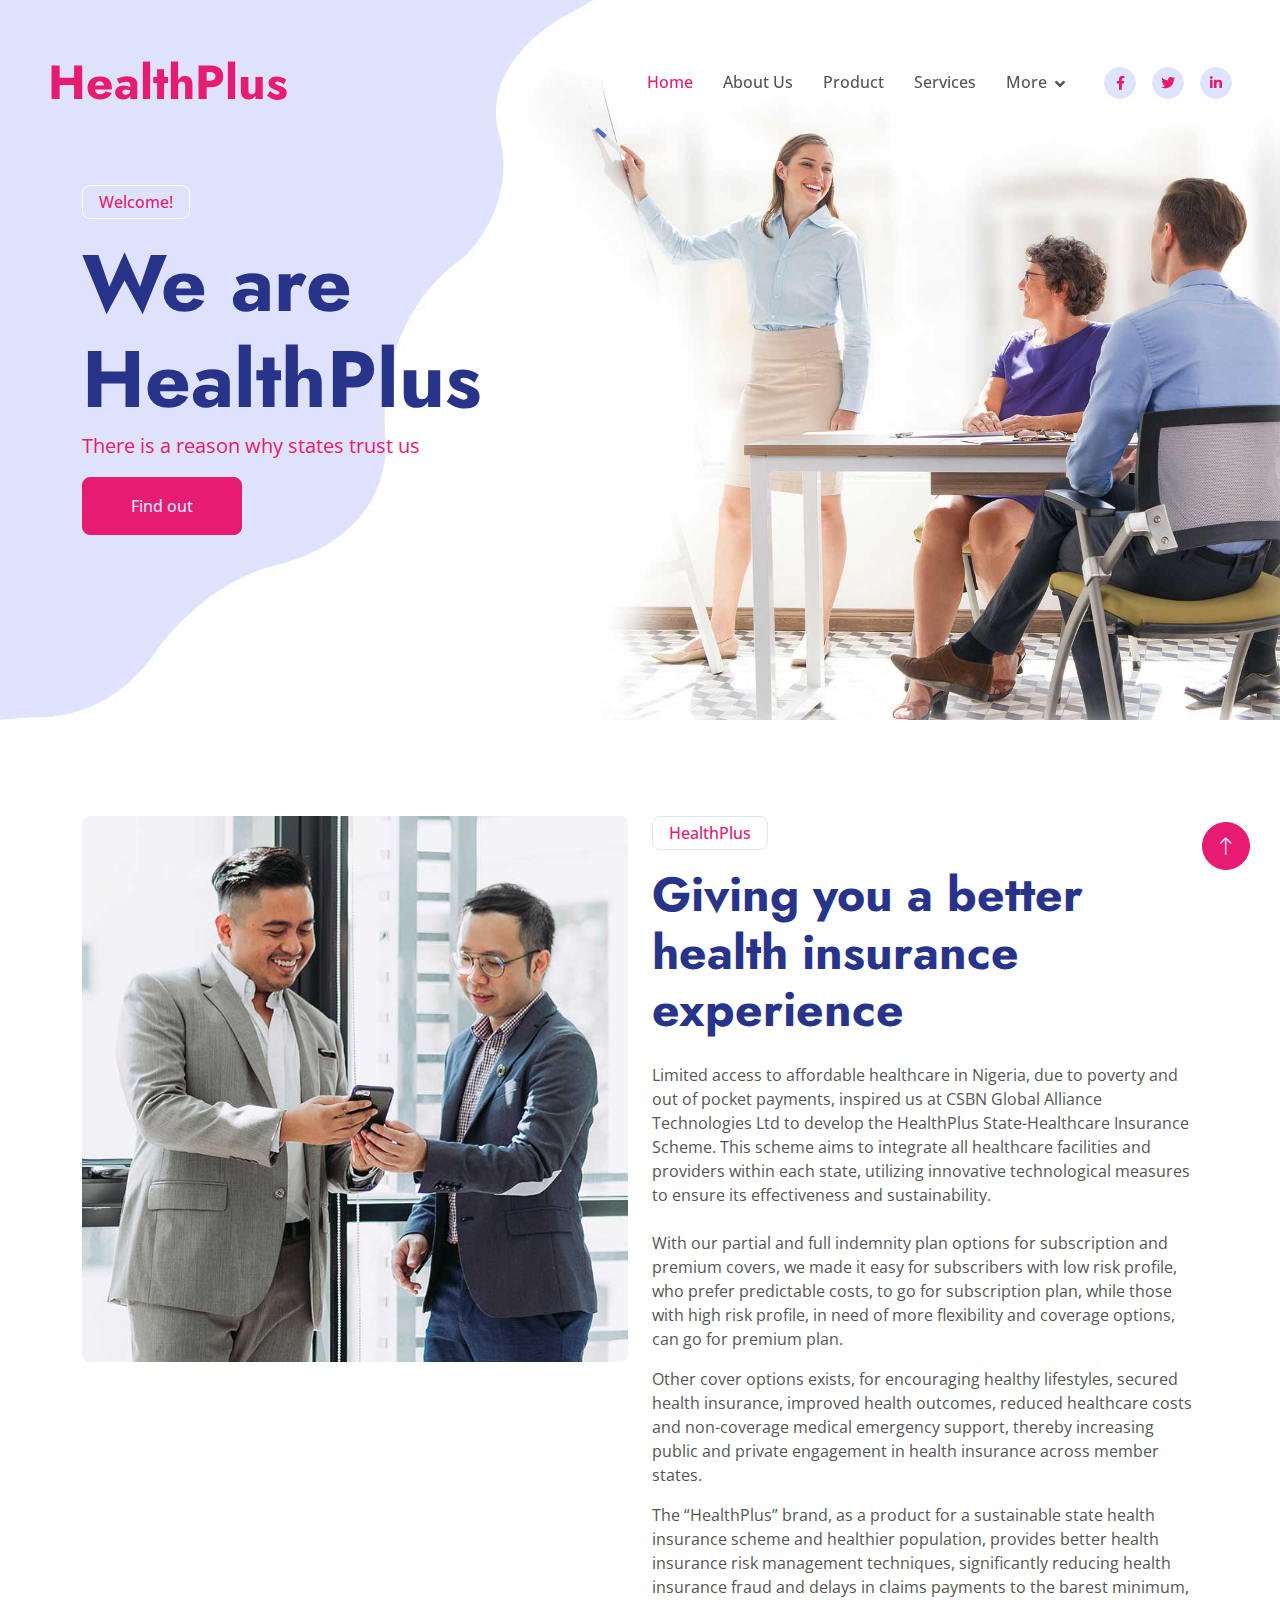
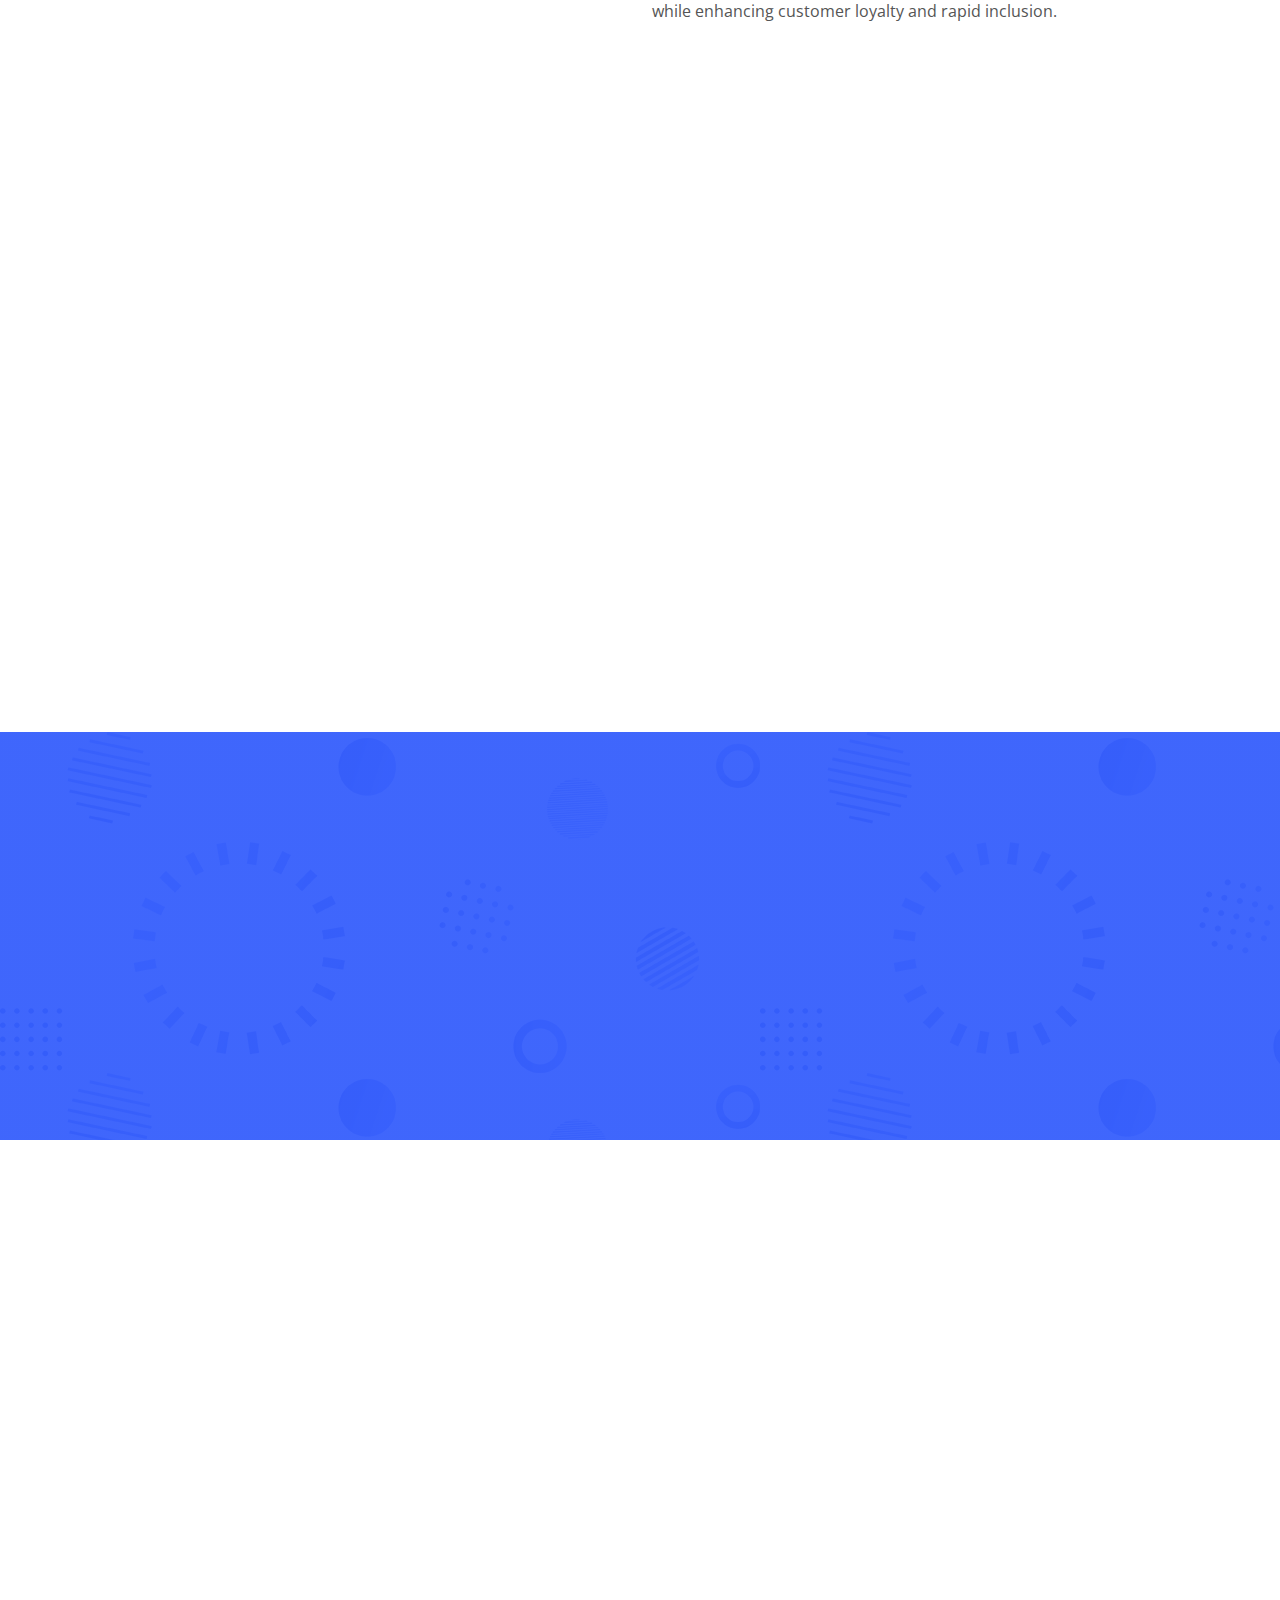
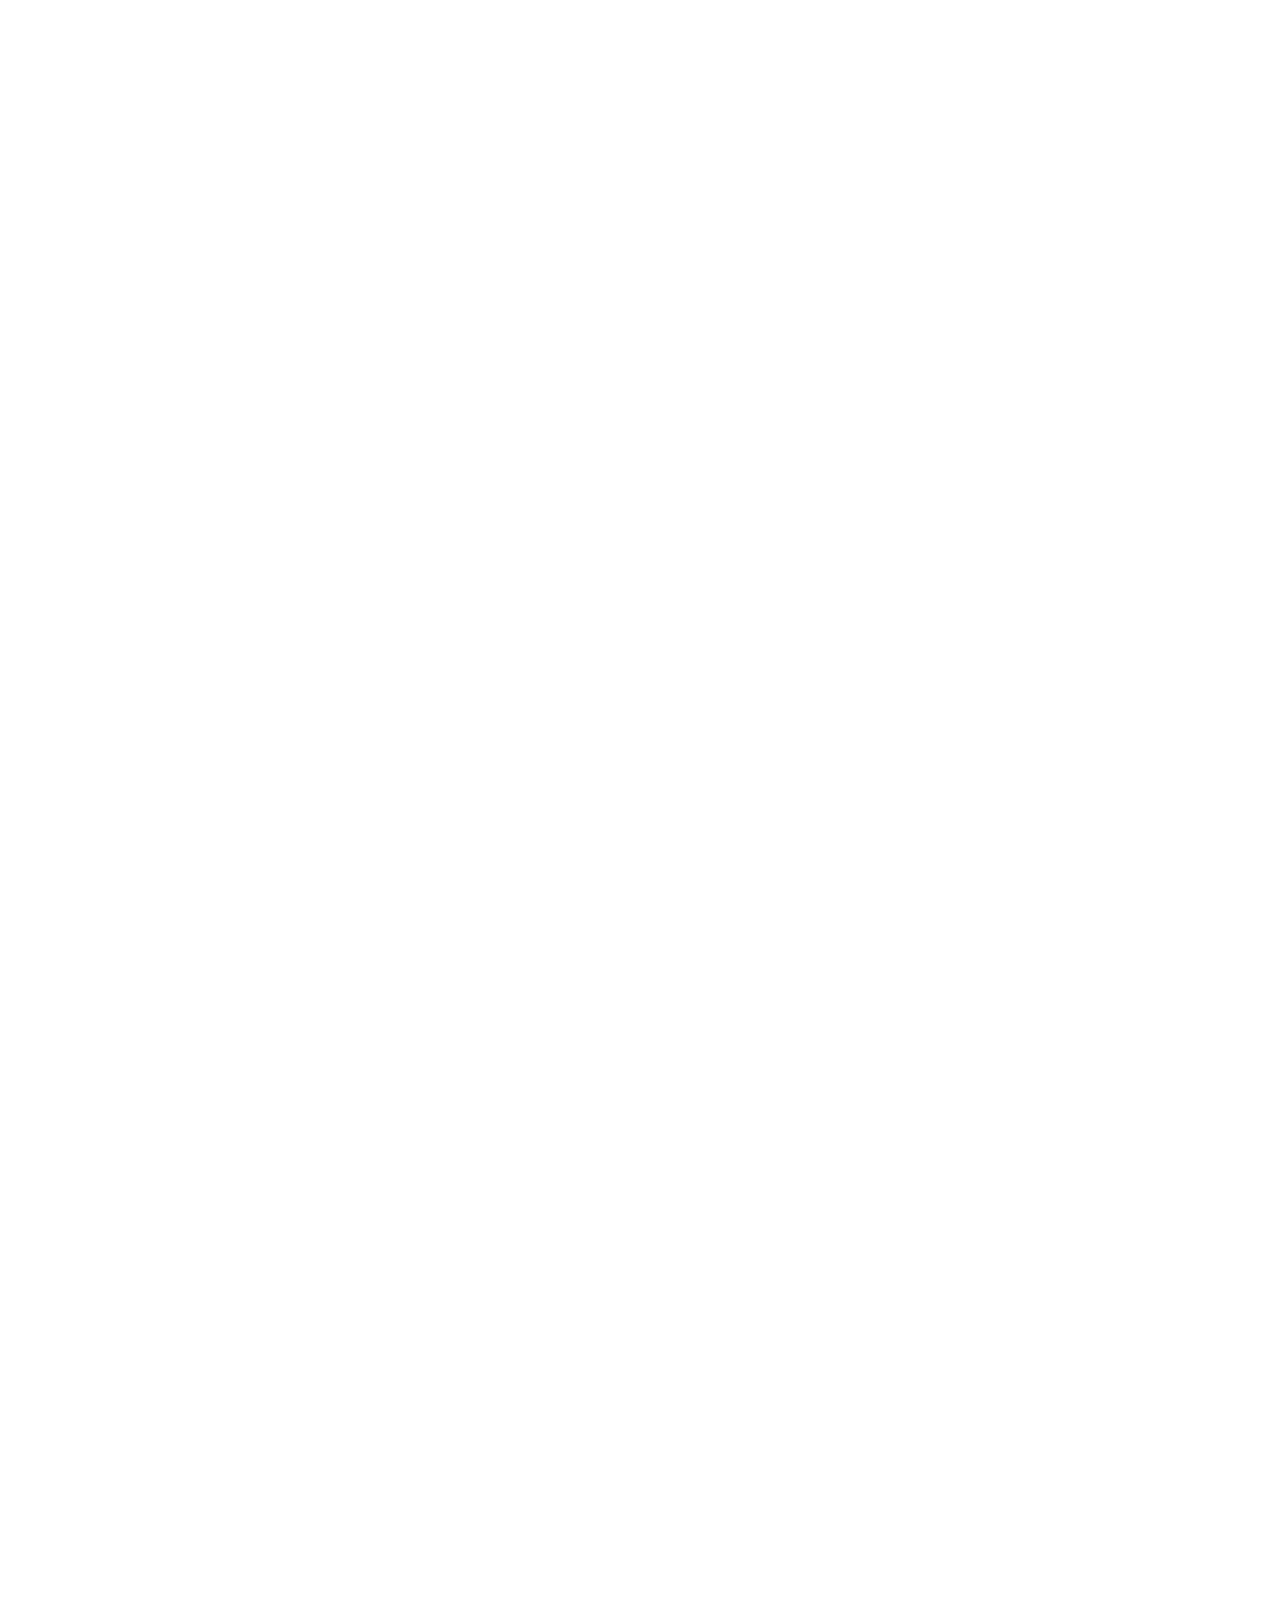
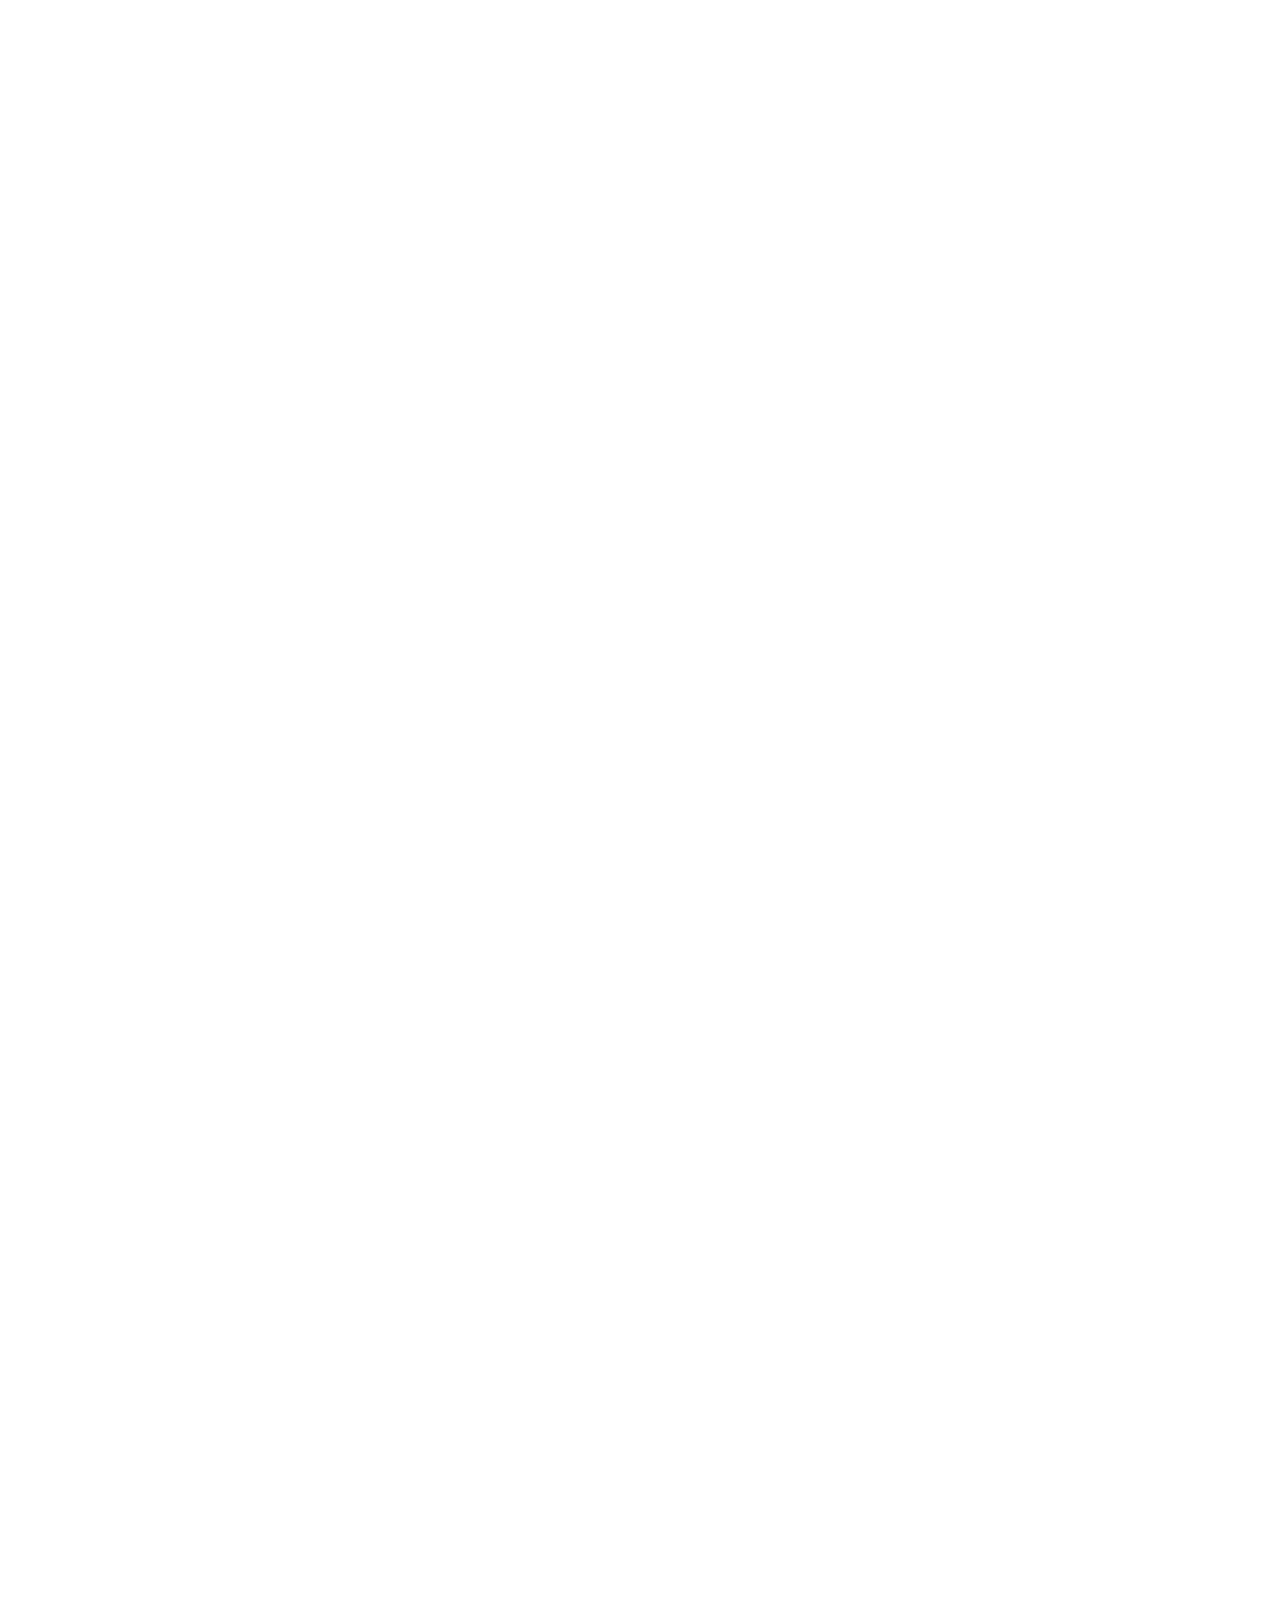
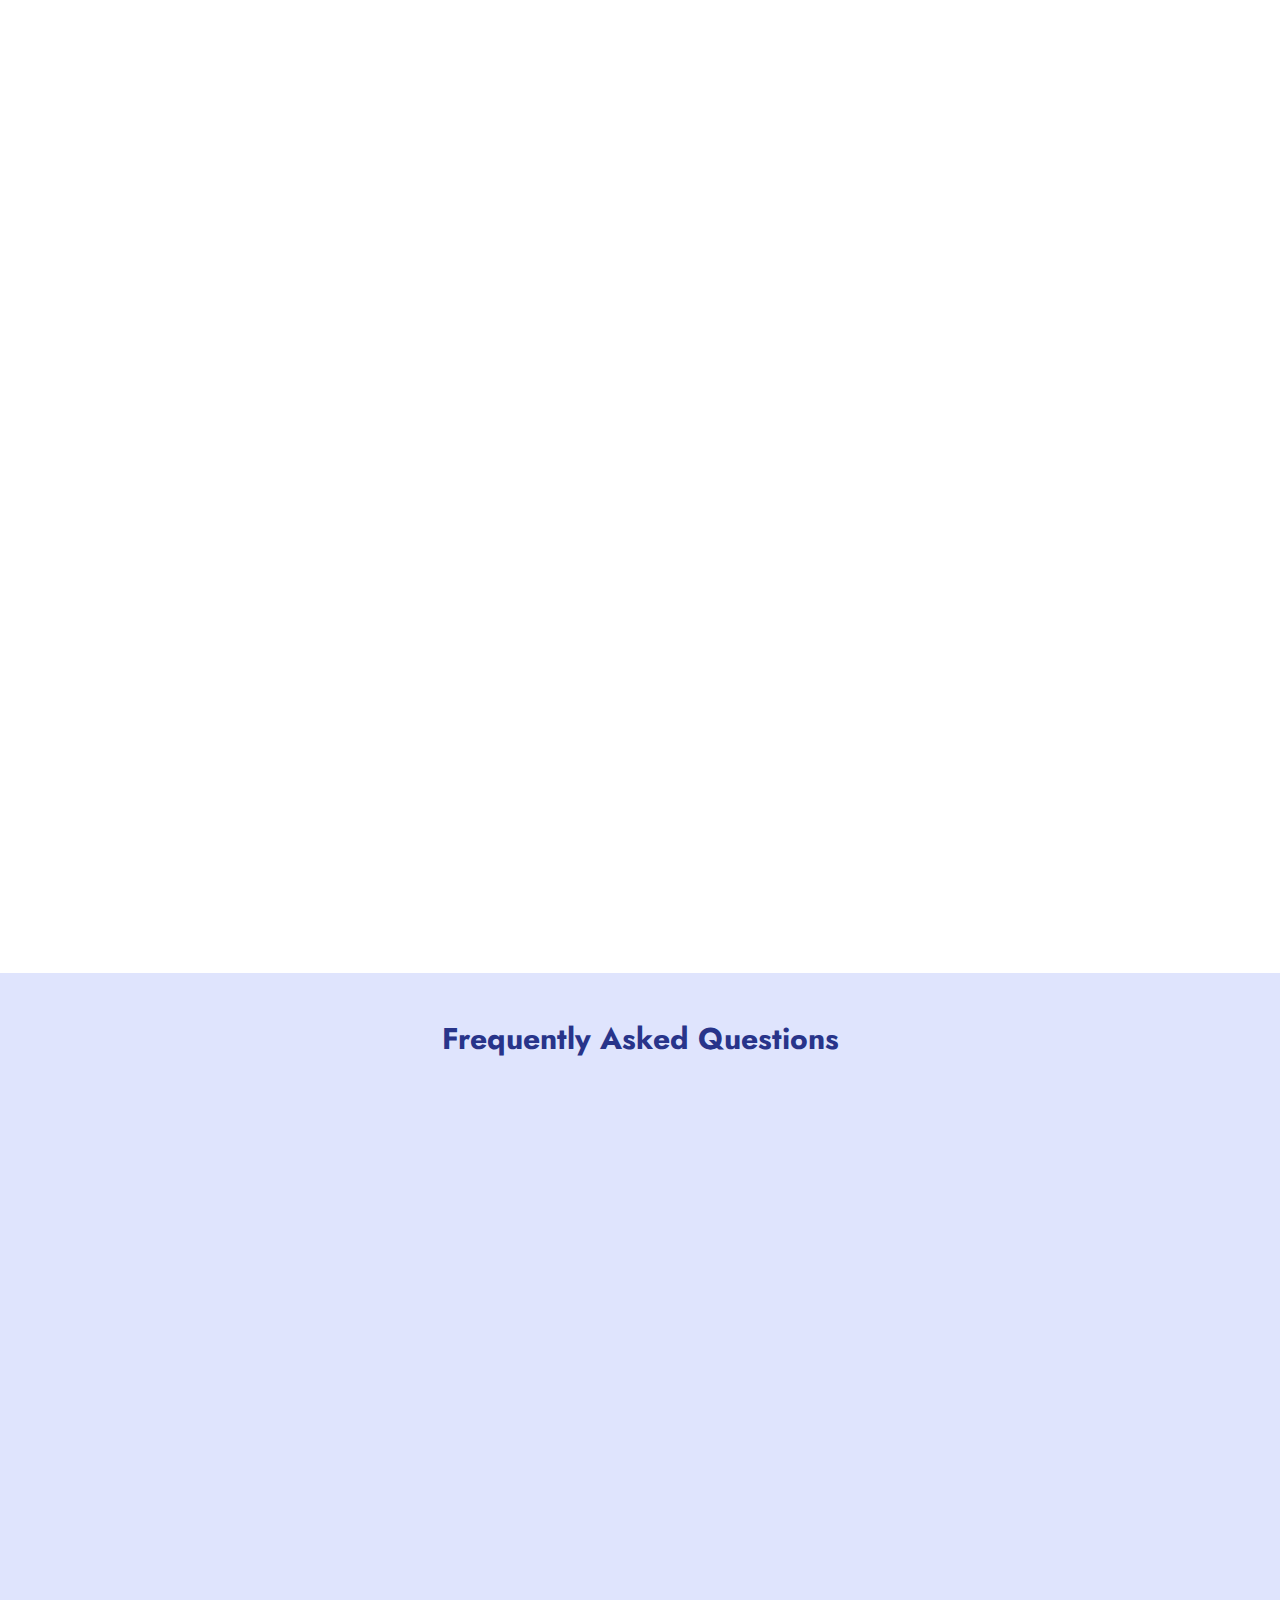
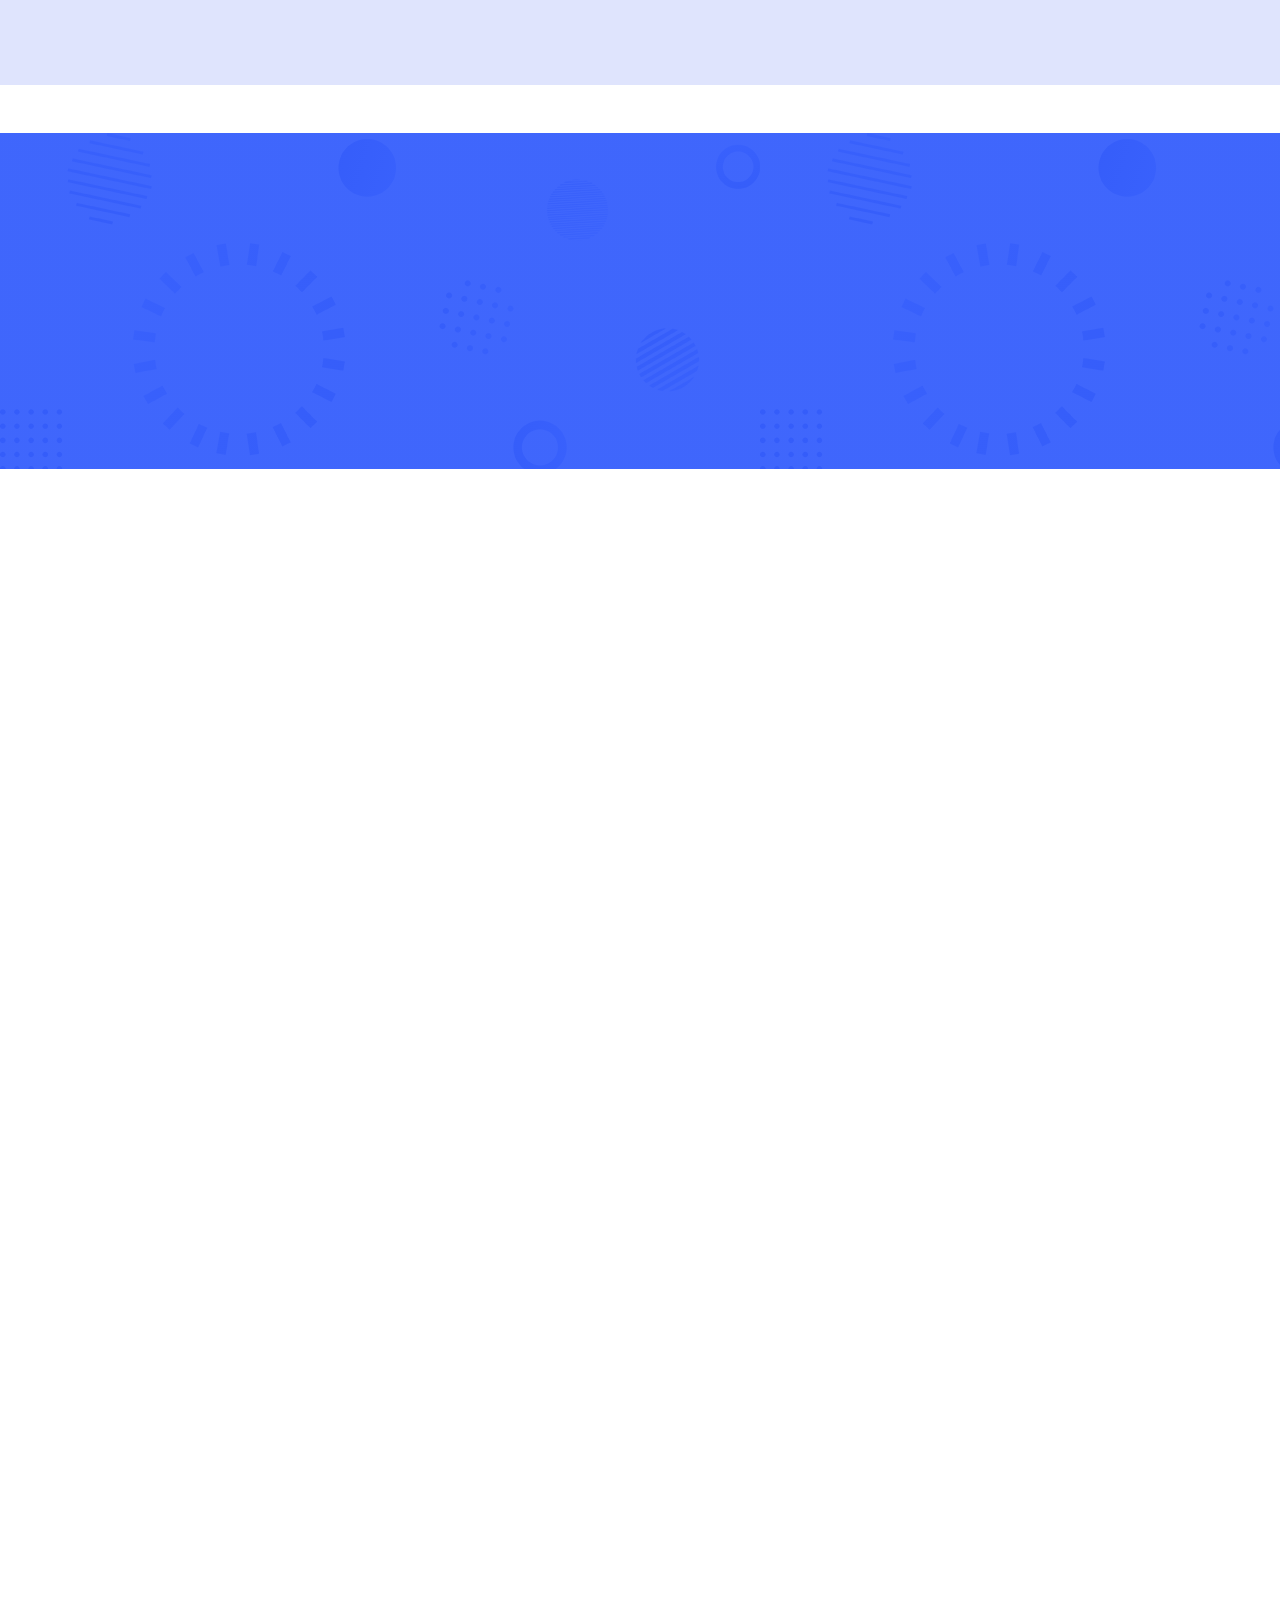
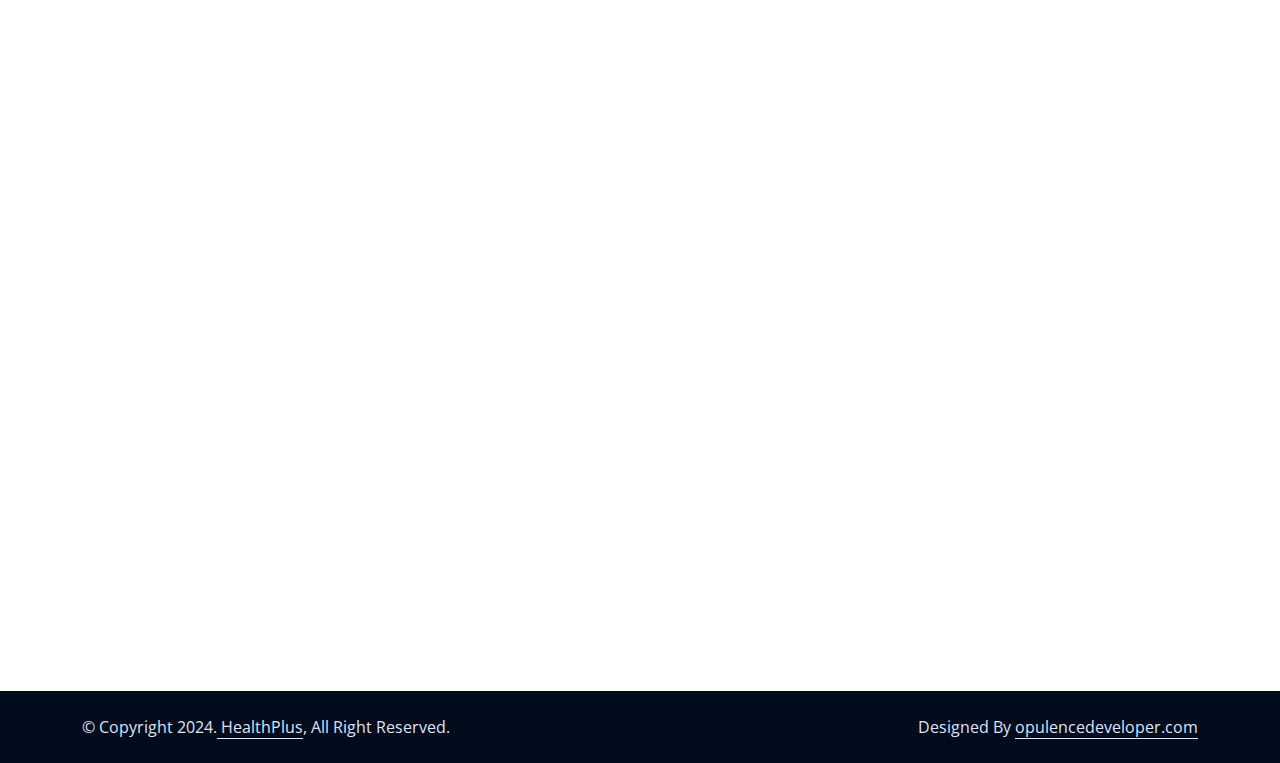
<file: public/index.html>
<!DOCTYPE html>
<html lang="en">
  <head>
    <meta charset="utf-8" />
    <title>HealthPlus - Health Services</title>
    <meta content="width=device-width, initial-scale=1.0" name="viewport" />
    <meta content="" name="keywords" />
    <meta content="" name="description" />

    <!-- Favicon -->
    <link href="img/favicon.ico" rel="icon" />

    <!-- Google Web Fonts -->
    <link rel="preconnect" href="https://fonts.googleapis.com" />
    <link rel="preconnect" href="https://fonts.gstatic.com" crossorigin />
    <link
      href="https://fonts.googleapis.com/css2?family=Jost:wght@500;600;700&family=Open+Sans:wght@400;500&display=swap"
      rel="stylesheet"
    />

    <!-- Icon Font Stylesheet -->
    <link
      href="https://cdnjs.cloudflare.com/ajax/libs/font-awesome/5.10.0/css/all.min.css"
      rel="stylesheet"
    />
    <link
      href="https://cdn.jsdelivr.net/npm/bootstrap-icons@1.4.1/font/bootstrap-icons.css"
      rel="stylesheet"
    />

    <!-- Libraries Stylesheet -->
    <link href="lib/animate/animate.min.css" rel="stylesheet" />
    <link href="lib/owlcarousel/assets/owl.carousel.min.css" rel="stylesheet" />

    <!-- Customized Bootstrap Stylesheet -->
    <link href="css/bootstrap.min.css" rel="stylesheet" />

    <!-- Template Stylesheet -->
    <link href="css/style.css" rel="stylesheet" />
  </head>

  <body>
    <!-- Spinner Start -->
    <div
      id="spinner"
      class="show bg-white position-fixed translate-middle w-100 vh-100 top-50 start-50 d-flex align-items-center justify-content-center"
    >
      <div
        class="spinner-border text-primary"
        role="status"
        style="width: 3rem; height: 3rem"
      ></div>
    </div>
    <!-- Spinner End -->

    <!-- Navbar Start -->
    <div
      class="container-fluid fixed-top px-0 wow fadeIn"
      data-wow-delay="0.1s"
    >
      <div class="top-bar row gx-0 align-items-center d-none d-lg-flex"></div>

      <nav
        class="navbar navbar-expand-lg navbar-light py-lg-0 px-lg-5 wow fadeIn"
        data-wow-delay="0.1s"
      >
        <a href="index.html" class="navbar-brand ms-4 ms-lg-0">
          <h1 class="display-5 text-primary m-0">HealthPlus</h1>
          <!-- <img class="w-25" src="img/health_plus_logo.jpg" alt="Image"> -->
        </a>
        <button
          type="button"
          class="navbar-toggler me-4"
          data-bs-toggle="collapse"
          data-bs-target="#navbarCollapse"
        >
          <span class="navbar-toggler-icon"></span>
        </button>
        <div class="collapse navbar-collapse" id="navbarCollapse">
          <div class="navbar-nav ms-auto p-4 p-lg-0">
            <a href="index.html" class="nav-item nav-link active">Home</a>
            <a href="about.html" class="nav-item nav-link">About Us</a>
            <a href="product.html" class="nav-item nav-link">Product</a>
            <a href="service.html" class="nav-item nav-link">Services</a>

            <div class="nav-item dropdown">
              <a
                href="#"
                class="nav-link dropdown-toggle"
                data-bs-toggle="dropdown"
                >More</a
              >
              <div class="dropdown-menu border-light m-0">
                <a href="providernetwork.html" class="dropdown-item">Provider Network</a>
                <a href="contact.html" class="dropdown-item">Contact</a>
                <a href="blog.html" class="dropdown-item">Blog</a>

                <!--  <a href="testimonial.html" class="dropdown-item">Testimonial</a>
                            <a href="404.html" class="dropdown-item">404 Page</a>  -->
              </div>
            </div> 
            <!-- <div class="nav-item dropdown">
                        <a href="#" class="nav-link dropdown-toggle" data-bs-toggle="dropdown">Pages</a>
                        <div class="dropdown-menu border-light m-0">
                            <a href="project.html" class="dropdown-item">Projects</a>
                            <a href="feature.html" class="dropdown-item">Features</a>
                            <a href="team.html" class="dropdown-item">Team Member</a>
                            <a href="testimonial.html" class="dropdown-item">Testimonial</a>
                            <a href="404.html" class="dropdown-item">404 Page</a>
                        </div>
                    </div> -->
            <!-- <a href="contact.html" class="nav-item nav-link">Contact</a>
            <a href="blog.html" class="nav-item nav-link">Blog</a> -->
          </div>
          <div class="d-none d-lg-flex ms-2">
            <a class="btn btn-light btn-sm-square rounded-circle ms-3" href="">
              <small class="fab fa-facebook-f text-primary"></small>
            </a>
            <a class="btn btn-light btn-sm-square rounded-circle ms-3" href="">
              <small class="fab fa-twitter text-primary"></small>
            </a>
            <a class="btn btn-light btn-sm-square rounded-circle ms-3" href="">
              <small class="fab fa-linkedin-in text-primary"></small>
            </a>
          </div>
        </div>
      </nav>
    </div>
    <!-- Navbar End -->

    <!-- Carousel Start -->
    <div class="container-fluid p-0 mb-5 wow fadeIn" data-wow-delay="0.1s">
      <div
        id="header-carousel"
        class="carousel slide carousel-fade"
        data-bs-ride="carousel"
      >
        <div class="carousel-inner">
          <div class="carousel-item active">
            <img class="w-100" src="img/carousel-2.jpg" alt="Image" />
            <div class="carousel-caption">
              <div class="container">
                <div class="row justify-content-start">
                  <div class="col-lg-7">
                    <p
                      class="d-inline-block border border-white rounded text-primary fw-semi-bold py-1 px-3 animated slideInDown"
                    >
                      Welcome!
                    </p>
                    <h1 class="display-1 mb-1 animated slideInDown">
                      We are HealthPlus
                    </h1>
                    <p class="text-primary header_II">
                      There is a reason why states trust us
                    </p>
                    <a
                      href="#get-In-touch"
                      class="btn btn-primary py-3 px-5 animated slideInDown"
                      >Find out</a
                    >
                  </div>
                </div>
              </div>
            </div>
          </div>
          <div class="carousel-item">
            <img class="w-100" src="img/carousel-1.jpg" alt="Image" />
            <div class="carousel-caption">
              <div class="container">
                <div class="row maxwdt justify-content-start">
                  <div class="col-lg-8">
                    <p
                      class="d-inline-block border border-white rounded text-primary fw-semi-bold py-1 px-3 animated slideInDown"
                    >
                      Welcome!
                    </p>
                    <h1 class="display-1 mb-2 animated slideInDown">
                      Go HealthPlus
                    </h1>
                    <p class="text-primary my-design">
                      Join us today and enjoy health benefits and features that
                      are better, smarter and more rewarding
                    </p>
                    <a
                      href="#get-In-touch"
                      class="btn btn-primary py-3 px-5 animated slideInDown"
                      >Explore More</a
                    >
                  </div>
                </div>
              </div>
            </div>
          </div>
        </div>
        <!-- <button class="carousel-control-prev" type="button" data-bs-target="#header-carousel"
                data-bs-slide="prev">
                <span class="carousel-control-prev-icon" aria-hidden="true"></span>
                <span class="visually-hidden">Previous</span>
            </button>
            <button class="carousel-control-next" type="button" data-bs-target="#header-carousel"
                data-bs-slide="next">
                <span class="carousel-control-next-icon" aria-hidden="true"></span>
                <span class="visually-hidden">Next</span>
            </button> -->
      </div>
    </div>
    <!-- Carousel End -->

    <!-- About Start -->
    <div class="container-xxl py-5">
      <div class="container">
        <div class="row g-4 align-items-start mb-4">
          <div
            style="flex: 1"
            class="col-lg-6 wow fadeInUp"
            data-wow-delay="0.1s"
          >
            <img class="img-fluid rounded" src="img/about.jpg" />
          </div>
          <div class="col-lg-6 wow fadeInUp" data-wow-delay="0.3s">
            <p
              class="d-inline-block border rounded text-primary fw-semi-bold py-1 px-3"
            >
              HealthPlus
            </p>
            <h1 class="display-5 mb-4">
              Giving you a better health insurance experience
            </h1>
            <p class="mb-4">
              Limited access to affordable healthcare in Nigeria, due to poverty and out of pocket payments, inspired us at CSBN Global 
Alliance Technologies Ltd to develop the HealthPlus State-Healthcare Insurance Scheme. This scheme aims to integrate all 
healthcare facilities and providers within each state, utilizing innovative technological measures to ensure its effectiveness 
and sustainability.
            </p>
            <p>
              With our partial and full indemnity plan options for subscription and premium covers, we made it easy for subscribers with 
low risk profile, who prefer predictable costs, to go for subscription plan, while those with high risk profile, in need of more 
flexibility and coverage options, can go for premium plan.
            </p>
            <p>
              Other cover options exists, for encouraging healthy lifestyles, secured health insurance, improved health outcomes, reduced 
              healthcare costs and non-coverage medical emergency support, thereby increasing public and private engagement in health 
              insurance across member states.
            </p>
            <p>
              The “HealthPlus” brand, as a product for a sustainable state health insurance scheme and healthier population, provides
better health insurance risk management techniques, significantly reducing health insurance fraud and delays in claims
payments to the barest minimum, while enhancing customer loyalty and rapid inclusion.
            </p>
            <!-- <div class="border rounded p-4"> -->
            <!-- <nav> -->
            <!-- <div class="nav nav-tabs mb-3" id="nav-tab" role="tablist">
                                <button class="nav-link fw-semi-bold active" id="nav-background-tab" data-bs-toggle="tab" data-bs-target="#nav-background" type="button" role="tab" aria-controls="nav-background" aria-selected="true">Background</button>
                                // <button class="nav-link fw-semi-bold" id="nav-national-initiative-tab" data-bs-toggle="tab" data-bs-target="#nav-national-initiative" type="button" role="tab" aria-controls="nav-national-initiative" aria-selected="false">Sub-National Initiative</button> //
                                <button class="nav-link fw-semi-bold" id="nav-overview-tab" data-bs-toggle="tab" data-bs-target="#nav-overview" type="button" role="tab" aria-controls="nav-overview" aria-selected="false">Overview</button>
                                <button class="nav-link fw-semi-bold" id="nav-vision-tab" data-bs-toggle="tab" data-bs-target="#nav-vision" type="button" role="tab" aria-controls="nav-vision" aria-selected="false">Vision</button>
                                <button class="nav-link fw-semi-bold" id="nav-mission-tab" data-bs-toggle="tab" data-bs-target="#nav-mission" type="button" role="tab" aria-controls="nav-mission" aria-selected="false">Mission</button>
                            </div> -->
            <!-- </nav> -->
            <!-- <div class="tab-content" id="nav-tabContent"> -->
            <!-- <div class="tab-pane fade show active" id="nav-background" role="tabpanel" aria-labelledby="nav-background-tab">
                                <p>Health Insurance is a scheme that protects everyone's health and gives you access to quality healthcare services, where the insurer agrees to pay for some or all of your medical expenses in exchange for a monthly premium payment.  

                                     </p>
                                
                            </div> -->
            <!-- <div class="tab-pane fade" id="nav-national-initiative" role="tabpanel" aria-labelledby="nav-national-initiative-tab">
                                <p>“HealthPlus”, State-led Health Insurance Scheme, as a Sub-National Initiative, aims to bridge the coverage gap by offering various benefit packages for subscribers in each state. Each state will have an implementation committee while HealthPlus International - Health Solutions Network Ltd, oversees the scheme. State funding will be required to support launch and afterwards, ongoing premiums for the poor and vulnerable, which will be raised from profits generated for the state through the scheme, funds from International bodies and Individual partners. Success of this scheme is largely going to depend on our proposed integrating key factors for effective implementation and sustainability in each state.</p>
                               
                            </div> -->
            <!-- <div class="tab-pane fade" id="nav-overview" role="tabpanel" aria-labelledby="nav-overview-tab">
                                <p>Any state that embraces Health Insurance, demonstrates a commitment to improving public health and health outcomes. 
                                    HealthPlus state health insurance scheme, is fundamentally an effective tool for channeling healthcare resources and ensuring their success, focusing on effectiveness and sustainability.
                                    </p>
                                // <p class="mb-0">Diam dolor diam ipsum et tempor sit. Aliqu diam amet diam et eos labore. Clita erat ipsum et lorem et sit</p> //
                            </div> -->
            <!-- <div class="tab-pane fade" id="nav-vision" role="tabpanel" aria-labelledby="nav-vision-tab">
                                <p> To engineer and create a positive change in the Healthcare sector across member states, through HealthPlus Health Insurance Scheme, as  a Sub-National Initiative.</p>
                                // <p class="mb-0">Diam dolor diam ipsum et tempor sit. Aliqu diam amet diam et eos labore. Clita erat ipsum et lorem et sit</p> //
                            </div> -->
            <!-- <div class="tab-pane fade" id="nav-mission" role="tabpanel" aria-labelledby="nav-mission-tab">
                                <p>To champion technological innovations and inventions in the healthcare sector, as a tool for global business, national development and enhancement of the sector.</p>
                                // <p class="mb-0">Diam dolor diam ipsum et tempor sit. Aliqu diam amet diam et eos labore. Clita erat ipsum et lorem et sit</p> //
                            </div> -->
            <!-- </div> -->
            <!-- </div> -->
          </div>
        </div>

        <div class="row g-5 pt-0" style="margin-top: 1rem">
          <div class="col-lg-6 wow fadeInLeft" data-wow-delay="0.1s">
            <div
              class="feature-img RotateMoveLeft h-100"
              style="object-fit: cover;"
            >
              <img
                src="blog/img/features-1.png"
                style="object-fit: cover"
                class="img-fluid w-100 h-100"
                alt=""
              />
            </div>
          </div>
          <div class="col-lg-6 wow fadeInRight" data-wow-delay="0.1s">
            <h4 class="text-primary">Sub-National Initiative</h4>
            <h1 class="display-7 mb-4">Our strategic innovative solution helps everyone embrace health Insurance.</h1>
            <p class="mb-4">
              HealthPlus State-Healthcare Insurance Scheme, is designed as a sub-national Initiative, to bridge the coverage gap in the 
              Nigeria's health insurance sector, by offering various benefit packages and features to subscribers in each state, 
              unconventional to the usual states' social-health insurance programs, helping more and more residents in each state 
              embrace health insurance, regardless of their class, income, beliefs, social status, literacy and awareness. The success of the 
              scheme in each state largely depends on our integrating key factors for effective implementation and sustainability in that 
              state.
              
            </p>
            <div class="row g-4">
              <div class="col-6">
                <div class="d-flex">
                  <i style="color: #e61b72" class="fas fa-users fa-4x"></i>

                  <div class="d-flex flex-column ms-3">
                    <h2 class="mb-0 fw-bold">500</h2>
                    <small class="text-dark">Daily subscriber Inclusion</small>
                  </div>
                </div>
              </div>
              <div class="col-6">
                <div class="d-flex">
                  <i style="color: #e61b72" class="fas fa-trophy fa-4x"></i>
                  <div class="d-flex flex-column ms-3">
                    <h2 class="mb-0 fw-bold">182,500</h2>
                    <small class="text-dark">Yearly inclusion achievment</small>
                  </div>
                </div>
              </div>
            </div>
          </div>
        </div>

        <!--             
            <div style="margin-top: 5rem;" class="border rounded p-4 wow fadeInUp" data-wow-delay="0.1s">
                <div class="row g-4">
                    <div class="col-lg-4 wow fadeIn" data-wow-delay="0.1s">
                        <div class="h-100">
                            <div class="d-flex">
                                <div class="flex-shrink-0 btn-lg-square rounded-circle bg-primary">
                                    <i class="fa fa-users text-white"></i>
                                </div>
                                <div class="ps-3">
                                    <h4>Who we are</h4>
                                    <span>HealthPlus International - Health Solutions Network Ltd, is part of a Holding Company - Corporate Solutions Systems for Business Networking - CSBN LIMITED, an International Corporate Marketing, Sales and Advertising, Business Networking company, with the aim of building an Alliance for Global Business Networking - The Global Connected Economy, using the Besamm Lifestyle brand, where HealthPlus subscribers have access to a wide range of features and benefits that enable them enjoy products and services from HealthPlus State Health Insurance Scheme.</span>
                                </div>
                                <div class="border-end d-none d-lg-block"></div>
                            </div>
                            <div class="border-bottom mt-4 d-block d-lg-none"></div>
                        </div>
                    </div>

                    <div class="col-lg-4 wow fadeIn" data-wow-delay="0.1s">
                        <div class="h-100">
                            <div class="d-flex">
                                <div class="flex-shrink-0 btn-lg-square rounded-circle bg-primary">
                                    <i class="fa fa-users-cog text-white"></i>
                                </div>
                                <div class="ps-3 pr-10">
                                    <h4>What we do</h4>
                                    <span>Integrating “HealthPlus” into the Besamm Lifestyle Brand, with her strategic technological, administrative and management innovations, designed for networking and ease of buying and selling, we are able to create easier access for all subscribers to different products and services, offered by Healthcare providers on HealthPlus - state led Health Insurance Scheme..</span>
                               </div>
                               <p class="w-100"></p>
                                <div class="border-end d-none d-lg-block"></div>
                            </div>
                            <div class="border-bottom mt-4 d-block d-lg-none"></div>
                        </div>
                    </div>
                    // <div class="col-lg-4 wow fadeIn" data-wow-delay="0.3s">
                        <div class="h-100">
                            <div class="d-flex">
                                <div class="flex-shrink-0 btn-lg-square rounded-circle bg-primary">
                                    <i class="fa fa-users text-white"></i>
                                </div>
                                <div class="ps-3">
                                    <h4>What we do</h4>
                                    <span>Integrating “HealthPlus” into the Besamm Lifestyle Brand, with her strategic technological, administrative and management innovations, designed for networking and ease of buying and selling, we are able to create easier access for all subscribers to different products and services, offered by Healthcare providers on HealthPlus - state led Health Insurance Scheme.</span>
                                </div>
                                <div class="border-end d-none d-lg-block"></div>
                            </div>
                            <div class="border-bottom mt-4 d-block d-lg-none"></div>
                        </div>
                    </div> //

                    <div class="col-lg-4 wow fadeIn" data-wow-delay="0.5s">
                        <div class="h-100">
                            <div class="d-flex">
                                <div class="flex-shrink-0 btn-lg-square rounded-circle bg-primary">
                                    <i class="fa fa-gem text-white"></i>
                                </div>
                                <div class="ps-3">
                                    <h4>What value we offer</h4>
                                    <span>Health Protection	 Protect Life Access to quality health care Hospital/Clinic Services	Wellness & Fitness 
                                        Medical Tests & Diagnostics	   Access Doctors from anywhere      Free Planned Antenatal care    Free Medical Treatments Accidents & Emergency Response
                                        </span>
                                </div>
                            </div>
                        </div>
                    </div>
                </div>
            </div> -->
      </div>
    </div>
    <!-- About End -->

    <!-- Facts Start -->
    <div class="container-fluid facts my-5 py-5">
      <div class="container py-5">
        <div class="row g-5">
          <div
            class="col-sm-6 col-lg-3 text-center wow fadeIn"
            data-wow-delay="0.3s"
          >
            <i class="fas fa-gift fa-3x text-white mb-3"></i>
            <h1 class="display-4 text-white">
              <span data-toggle="counter-up">100</span>%
            </h1>
            <span class="fs-5 text-white">Benefit Packages</span>
            <hr class="bg-white w-25 mx-auto mb-0" />
          </div>
          <div
            class="col-sm-6 col-lg-3 text-center wow fadeIn"
            data-wow-delay="0.5s"
          >
            <i class="fa fa-users-cog fa-3x text-white mb-3"></i>
            <h1 class="display-4 text-white">
              <span data-toggle="counter-up">100</span>%
            </h1>
            <span class="fs-5 text-white">Services</span>
            <hr class="bg-white w-25 mx-auto mb-0" />
          </div>
          <div
            class="col-sm-6 col-lg-3 text-center wow fadeIn"
            data-wow-delay="0.7s"
          >
            <i class="fas fas fa-user-plus fa-3x text-white mb-3"></i>
            <h1 class="display-4 text-white">
              <span data-toggle="counter-up">100</span>%
            </h1>
            <span class="fs-5 text-white">Enhanced strategic inclusion</span>
            <hr class="bg-white w-25 mx-auto mb-0" />
          </div>
          <div
            class="col-sm-6 col-lg-3 text-center wow fadeIn"
            data-wow-delay="0.1s"
          >
            <i class="far fa-smile fa-3x text-white mb-3"></i>
            <h1 class="display-4 text-white">
              <span data-toggle="counter-up">100</span>%
            </h1>
            <span class="fs-5 text-white">Happy User Community</span>
            <hr class="bg-white w-25 mx-auto mb-0" />
          </div>
        </div>
      </div>
    </div>
    <!-- Facts End -->

    <!-- Features Start -->
    <div class="container-xxl feature py-5">
      <div class="container">
        <div class="row g-5">
          <div class="col-lg-6 wow fadeInUp" data-wow-delay="0.1s">
            <p
              class="d-inline-block border rounded text-primary fw-semi-bold py-1 px-3"
            >
              Our Advantage
            </p>
            <h1 class="display-5 mb-4">
              Our Innovative approach to Health Insurance is our advantage.
 Introducing The HealthPlus “Total-Healthcare” Insurance Scheme.
            </h1>
            <p class="mb-4">
              Here are basic reasons why every state in Nigeria needs to partner with us, for a total healthcare insurance solution.
              State Economic Development
            </p>
            <a class="btn btn-primary py-3 px-5" href="#get-In-touch"
              >Explore More</a
            >

            <div class="row mt-4 g-4 align-items-cente">
              <div class="col-md-6">
                <div class="row g-4">
                  <div class="col-12 wow fadeIn" data-wow-delay="0.3s">
                    <div class="feature-box border rounded p-4">
                      <i class="fa fa-check fa-3x text-primary mb-3"></i>
                      <h4 class="mb-3">Data-driven Healthcare delivery</h4>
                      <p class="mb-3">
                        Our use of AI (artificial intelligence) to drive our software technology, with a robust strategic supervisory and operations 
management system, helps us ensure efficient healthcare delivery and informed data-based healthcare sector. This enables
stakeholders improve resource allocation in the sector through informed policy decisions, leading to a healthier population.
                      </p>
                      <!-- <a class="fw-semi-bold" href="">Read More <i class="fa fa-arrow-right ms-1"></i></a> -->
                    </div>
                  </div>
                  <div class="col-12 wow fadeIn" data-wow-delay="0.5s">
                    <div class="feature-box border rounded p-4">
                      <i class="fa fa-check fa-3x text-primary mb-3"></i>
                      <h4 class="mb-3">Improved affordability</h4>
                      <p class="mb-3">
                        Our scheme's flexible, subsidized and premium payment roll-over approach to health insurance and healthcare services 
delivery to residents within and outside our member states, guarantees reduced financial burdens, improving health 
outcomes.
                      </p>
                      <!-- <a class="fw-semi-bold" href="">Read More <i class="fa fa-arrow-right ms-1"></i></a> -->
                    </div>
                  </div>
                  <div class="col-12 wow fadeIn" data-wow-delay="0.5s">
                    <div class="feature-box border rounded p-4">
                      <i class="fa fa-check fa-3x text-primary mb-3"></i>
                      <h4 class="mb-3">Easy Premium Funding Access</h4>
                      <p class="mb-3">
                        Our technology is hinged on CSBN's innovative “connected economy” digital platform, helping all our subscribers gain access 
to money making opportunities that helps them pay their Health Insurance premiums with ease, including other benefit 
features and packages, that they stand to benefit from, while subscribing to Besamm Lifestyle.

                      </p>
                      <!-- <a class="fw-semi-bold" href="">Read More <i class="fa fa-arrow-right ms-1"></i></a> -->
                    </div>
                  </div>
                </div>
              </div>
              <div class="col-md-6">
                <div class="row g-4">
                  <div class="col-12 wow fadeIn" data-wow-delay="0.3s">
                    <div class="feature-box border rounded p-4">
                      <i class="fa fa-check fa-3x text-primary mb-3"></i>
                      <h4 class="mb-3">Improved Healthcare Outcomes</h4>
                      <p class="mb-3">
                        Our End-User “value-maximization” approach to our scheme guarantees safe, satisfactory and consistently improved health 
outcomes, as we ensure to protect subscribers' interest, first and above others.

                      </p>
                      <!-- <a class="fw-semi-bold" href="">Read More <i class="fa fa-arrow-right ms-1"></i></a> -->
                    </div>
                  </div>
                  <div class="col-12 wow fadeIn" data-wow-delay="0.5s">
                    <div class="feature-box border rounded p-4">
                      <i class="fa fa-check fa-3x text-primary mb-3"></i>
                      <h4 class="mb-3">Personalized Dashboard</h4>
                      <p class="mb-3">
                        By providing tech-support to our Total-Healthcare Insurance solution and resourceful care-center healthcare advisory agents
that facilitates all the healthcare services processes across our provider network, we provide a personal touch to the scheme, 
as well as informed inclusion to all our subscribers, which goes on to improve on their digital skills development, while 
featuring member states as having and running a technologically driven healthcare sector.

                      </p>
                      <!-- <a class="fw-semi-bold" href="">Read More <i class="fa fa-arrow-right ms-1"></i></a> -->
                    </div>
                  </div>
                  <div class="col-12 wow fadeIn" data-wow-delay="0.5s">
                    <div class="feature-box border rounded p-4">
                      <i class="fa fa-check fa-3x text-primary mb-3"></i>
                      <h4 class="mb-3">
                        Tele-Health/
                        <p>Tele-Medicine</p>
                      </h4>
                      <p class="mb-3">
                        Through the use of our In-app call/ video application software service, patient consultations are conducted and handled by 
clinicians, providing remote situation control and treatment, telehealth nursing and first aid, remote physical doctor 
consultations, psychiatry rehabilitation etc, making it easier for people to get preventive, early detection and curative 
treatments, at the convenience of the doctor and patient. We through this feature, ensure a safe, time and money saving, 
quality emergency service and performance.
                      </p>
                      <!-- <a class="fw-semi-bold" href="">Read More <i class="fa fa-arrow-right ms-1"></i></a> -->
                    </div>
                  </div>
                </div>
              </div>
            </div>
          </div>
          <div class="col-lg-6">
            <div class="row g-4">
              <div class="col-md-6">
                <div class="row g-4">
                  <div class="col-12 wow fadeIn" data-wow-delay="0.3s">
                    <div class="feature-box border rounded p-4">
                      <i class="fa fa-check fa-3x text-primary mb-3"></i>
                      <h4 class="mb-3">Mobile Digital Clinics</h4>
                      <p class="mb-3">
                        With our innovative mobile digital clinics, a complex equipped with portable medical diagnostic equipments and technology, 
we are able to offer a flexible and innovative approach to healthcare services delivery in various settings, playing significant 
roles in expanding access to and availing time and cost effective healthcare, improving health outcomes, providing disaster 
relief and critical support in remote areas including riverine areas, under-served communities as well as during emergency 
situations.
                      </p>
                      <!-- <a class="fw-semi-bold" href="">Read More <i class="fa fa-arrow-right ms-1"></i></a> -->
                    </div>
                  </div>
                  <div class="col-12 wow fadeIn" data-wow-delay="0.5s">
                    <div class="feature-box border rounded p-4">
                      <i class="fa fa-check fa-3x text-primary mb-3"></i>
                      <h4 class="mb-3">24/7 Emergency Call Center</h4>
                      <p class="mb-3">
                        Our 24/7 emergency call center options for: Toll-Free, data enabled (In-app) call/ video services and “pay-as-you-go” network 
call, fully designed to operate round the clock and every day of the year, ensures that access to healthcare attention and 
services, regardless of the day, time and location, is available and accessible to all residents within member state.
                      </p>
                      <!-- <a class="fw-semi-bold" href="">Read More <i class="fa fa-arrow-right ms-1"></i></a> -->
                    </div>
                  </div>

                  <div class="col-12 wow fadeIn" data-wow-delay="0.5s">
                    <div class="feature-box border rounded p-4 mb-3">
                      <i class="fa fa-check fa-3x text-primary mb-3"></i>
                      <h4 class="mb-3">Unified Health Initiative (UHI)</h4>
                      <p class="mb-3">
                        HealthPlus State-Healthcare Insurance scheme, promotes collaboration amongst stakeholders in the healthcare system
within and across member states, including government agencies, healthcare providers, patients, organizations, and 
communities, working towards common goals, while helping everyone have equal access to quality healthcare, regardless of 
their income, location, or social status.

                      </p>
                      <!-- <a class="fw-semi-bold" href="">Read More <i class="fa fa-arrow-right ms-1"></i></a> -->
                    </div>
                    <div class="feature-box border rounded p-4">
                      <i class="fa fa-check fa-3x text-primary mb-3"></i>
                      <h4 class="mb-3">
                        Flexible & Subsidized Premium Options
                      </h4>
                      <p class="mb-3">
                        Our benefit packages and features, offers increased value to all residents within and across member states, which is made 
possible through our affordable, flexible, subsidized, premium plan options. 
                      </p>
                      <!-- <a class="fw-semi-bold" href="">Read More <i class="fa fa-arrow-right ms-1"></i></a> -->
                    </div>
                  </div>
                </div>
              </div>
              <div class="col-md-6">
                <div class="row g-4">
                  <div class="col-12 wow fadeIn" data-wow-delay="0.3s">
                    <div class="feature-box border rounded p-4">
                      <i class="fa fa-check fa-3x text-primary mb-3"></i>
                      <h4 class="mb-3">State Economic Development</h4>
                      <p class="mb-3">
                        HealthPlus “State-led” Health Insurance Scheme is a
                        veritable tool for facilitating an economically viable
                        healthcare sector within member states, attracting
                        investment opportunities for economic development as
                        well as providing massive employment opportunity for
                        residents, including income earning opportunities for
                        all healthcare providers within the state.
                      </p>
                      <!-- <a class="fw-semi-bold" href="">Read More <i class="fa fa-arrow-right ms-1"></i></a> -->
                    </div>
                  </div>
                  <div class="col-12 wow fadeIn" data-wow-delay="0.5s">
                    <div class="feature-box border rounded p-4">
                      <i class="fa fa-check fa-3x text-primary mb-3"></i>
                      <h4 class="mb-3">Digital skills development</h4>
                      <p class="mb-3">
                        Provision of a technologically driven healthcare sector,
                        facilitating digital skills development, featuring our
                        member states as having a technologically driven
                        healthcare sector.
                      </p>
                      <!-- <a class="fw-semi-bold" href="">Read More <i class="fa fa-arrow-right ms-1"></i></a> -->
                    </div>
                  </div>
                  <div class="col-12 wow fadeIn" data-wow-delay="0.5s">
                    <div class="feature-box border rounded p-4">
                      <i class="fa fa-check fa-3x text-primary mb-3"></i>
                      <h4 class="mb-3">Accidents and Emergency Response</h4>
                      <p class="mb-3">
                        Our accidents and emergency response unit comprises of the following trained agencies and personnel: 
                      </p>
                      <ul>
                        <li>
                          Emergency Call Centers: Receives calls, assesses situations and dispatches appropriate resources.
                        </li>
                        <li>
                          First Responders - paramedics, firefighters, hazmat teams, to provide emergency medical services and stabilize victims.

                        </li>
                        <li>
                          Mobile Digital Clinics: Provides further advanced medical healthcare to victims, en route healthcare facilities.
                        </li>
                        <li>
                          Law Enforcement Agents: Maintaining order, securing the incident scene, and investigating the incident.

                        </li>
                        <li>
                          State Agencies & Media Houses: Coordinating resources, providing public information and leading recovery efforts.
                        </li>
                      </ul>

                      <!-- <a class="fw-semi-bold" href="">Read More <i class="fa fa-arrow-right ms-1"></i></a> -->
                    </div>
                  </div>
                </div>
              </div>
            </div>
          </div>
        </div>
      </div>
    </div>
    <!-- Features End -->

    <!-- Service Start -->
    <!-- <div class="container-fluid service py-5">
      <div class="container py-5">
        <div
          class="text-center mx-auto mb-5 wow fadeInUp"
          data-wow-delay="0.1s"
          style="max-width: 900px"
        >
          <h4 class="mb-1 text-primary">Our Service</h4>
          <h1 class="display-5 mb-4">We’ve got You covered</h1>
          <p class="mb-0">
            Your Healthcare and Wellness is our Priority, giving you a better
            Healthcare experience, designed just for you.
          </p>
        </div>
        <div class="row g-4 justify-content-center">
          <div
            class="col-md-6 col-lg-4 col-xl-3 wow fadeInUp"
            data-wow-delay="0.1s"
          >
            <div class="service-item text-center rounded p-4">
              <div
                class="service-icon d-inline-block bg-light rounded p-4 mb-4"
              >
                <i class="fas fa-mail-bulk fa-5x text-secondary"></i>
              </div>
              <div class="service-content">
                <h4 class="mb-4">National Access Coverage</h4>
                <p class="mb-4">
                  Access Healthcare coverage from any part of the country, for
                  yourself and family members, as well as for your workers, on
                  the same Premium, with our HealthPlus Go.
                </p>
              </div>
            </div>
          </div>
          <div
            class="col-md-6 col-lg-4 col-xl-3 wow fadeInUp"
            data-wow-delay="0.3s"
          >
            <div class="service-item text-center rounded p-4">
              <div
                class="service-icon d-inline-block bg-light rounded p-4 mb-4"
              >
                <i class="fas fa-thumbs-up fa-5x text-secondary"></i>
              </div>
              <div class="service-content">
                <h4 class="mb-4">Early detection, Prevention and Curative care treatments Coverage</h4>
                <p class="mb-4">
                  Stay healthy and fit, with access to therapeutic care for
                  yourself, spouse and other family members for sustainable
                  healthcare and improved health outcomes, with HealthPlus
                  Well-Fit.
                </p>
              </div>
            </div>
          </div>
          <div
            class="col-md-6 col-lg-4 col-xl-3 wow fadeInUp"
            data-wow-delay="0.5s"
          >
            <div class="service-item text-center rounded p-4">
              <div
                class="service-icon d-inline-block bg-light rounded p-4 mb-4"
              >
                <i class="fa fa-subway fa-5x text-secondary"></i>
              </div>
              <div class="service-content">
                <h4 class="mb-4">Emergency Care Coverage</h4>
                <p class="mb-4">
                  Have a back-up plan for yourself and household and avoid
                  getting stranded during emergency situations or in the case of
                  an accident or unforeseen health situations with HealthPlus
                  Secure
                </p>
              </div>
            </div>
          </div>

          <div
            class="col-md-6 col-lg-4 col-xl-3 wow fadeInUp"
            data-wow-delay="0.1s"
          >
            <div class="service-item text-center rounded p-4">
              <div
                class="service-icon d-inline-block bg-light rounded p-4 mb-4"
              >
                <i class="fas fa-mail-bulk fa-5x text-secondary"></i>
              </div>
              <div class="service-content">
                <h4 class="mb-4">Premium Support Care Coverage</h4>
                <p class="mb-4">
                  A plan that has you covered, anytime, anywhere, with or
                  without access to premium cover. HealthPlus Extra
                </p>
              </div>
            </div>
          </div>
        </div>
      </div>
    </div> -->
    <!-- Service End -->

    <!-- Benefits Start Desktop -->
    <div class="abb_II container-xxl service py-5">
      <div class="container">
        <div
          class="text-center mx-auto wow fadeInUp"
          data-wow-delay="0.1s"
          style="max-width: 800px"
        >
          <p
            class="d-inline-block border rounded text-primary fw-semi-bold py-1 px-3"
          >
            Benefits
          </p>
          <h3 class="display-5 mb-5">
            We offer you more value for your Money.
          </h3>
        </div>
        <div class="row g-4 wow fadeInUp" data-wow-delay="0.3s">
          <div class="col-lg-4">
            <div
              class="nav nav-pills d-flex justify-content-between w-100 me-4"
            >
              <!-- <div class="nav nav-pills d-flex justify-content-between w-100 h-100 me-4"> -->
              <button
                class="nav-link w-100 d-flex align-items-center text-start border p-4 mb-4 active"
                data-bs-toggle="pill"
                data-bs-target="#tab-pane-1"
                type="button"
              >
                <h5 class="m-0" style="display: flex; flex-direction: row">
                  <i class="fa fa-bars text-primary me-3"></i>
                  <p style="margin: 0px; text-align: left; margin-top: -2px">
                    Health Protection
                  </p>
                </h5>
              </button>
              



              
              <button
                class="nav-link w-100 d-flex align-items-center text-start border p-4 mb-4"
                data-bs-toggle="pill"
                data-bs-target="#tab-pane-2"
                type="button"
              >
                <h5 class="m-0" style="display: flex; flex-direction: row">
                  <i class="fa fa-bars text-primary me-3"></i>
                  <p style="margin: 0px; text-align: left; margin-top: -2px">
                    Your passport to secured Health and Wellness
                  </p>
                </h5>
              </button>
              <button
                class="nav-link w-100 d-flex align-items-center text-start border p-4 mb-4"
                data-bs-toggle="pill"
                data-bs-target="#tab-pane-3"
                type="button"
              >
                <h5 class="m-0" style="display: flex; flex-direction: row">
                  <i class="fa fa-bars text-primary me-3"></i>
                  <p
                    style="
                      margin: 0px;
                      margin-top: -2px;
                      text-align: left;
                      margin-top: -2px;
                    "
                  >
                    Protection of Life
                  </p>
                </h5>
              </button>
              <button
                class="nav-link w-100 d-flex align-items-center text-start border p-4 mb-4"
                data-bs-toggle="pill"
                data-bs-target="#tab-pane-4"
                type="button"
              >
                <h5 class="m-0" style="display: flex; flex-direction: row">
                  <i class="fa fa-bars text-primary me-3"></i>
                  <p
                    style="
                      margin: 0px;
                      margin-top: -2px;
                      text-align: left;
                      margin-top: -2px;
                    "
                  >
                    Improved Hospital and Clinic Services
                  </p>
                </h5>
              </button>
              <button
                class="nav-link w-100 d-flex align-items-center text-start border p-4 mb-4"
                data-bs-toggle="pill"
                data-bs-target="#tab-pane-5"
                type="button"
              >
                <h5 class="m-0" style="display: flex; flex-direction: row">
                  <i
                    style="margin: 0px"
                    class="fa fa-bars text-primary me-3"
                  ></i>
                  <p style="margin: 0px; margin-top: -3px; text-align: left">
                    Routine Medical Tests & Free Consultations
                  </p>
                </h5>
              </button>

              <button
                class="nav-link w-100 d-flex align-items-center text-start border p-4 mb-0"
                data-bs-toggle="pill"
                data-bs-target="#tab-pane-6"
                type="button"
              >
                <h5 class="m-0" style="display: flex; flex-direction: row">
                  <i class="fa fa-bars text-primary me-3"></i>
                  <p style="margin: 0px; margin-top: -2px; text-align: left">
                    and more…
                  </p>
                </h5>
              </button>
            </div>
          </div>
          <div class="col-lg-8">
            <div class="tab-content w-100">
              <div class="tab-pane fade show active" id="tab-pane-1">
                <div class="row g-4">
                  <div class="col-md-6 the-min">
                    <div class="position-relative h-100">
                      <img
                        class="position-absolute rounded w-100 h-100"
                        src="img/service-1.jpg"
                        style="object-fit: cover"
                        alt=""
                      />
                    </div>
                  </div>
                  <div class="col-md-6">
                    <h3 class="mb-4">
                      Your passport to secured Health and Wellness
                    </h3>
                    <p class="">
                     Our strategic approaches to preventive, early detection and curative healthcare delivery, availability of public and private 
primary and secondary healthcare provider network, customer relief and complaint resolution, 24/7 toll-free call center, 
accidents and emergency response, online & remote physical doctors’ consultation etc., reasonably reduces barriers to 
accessing quality and secured health care, giving our subscribers better and improved health protection. 
                    </p>
                    <!-- <p>
                      <i class="fa fa-check text-primary me-3"></i>Medical
                      Consultations
                    </p>
                    <p>
                      <i class="fa fa-check text-primary me-3"></i
                      >Hospitalization
                    </p>
                    <p>
                      <i class="fa fa-check text-primary me-3"></i>Diagnostic
                      tests
                    </p>
                    <p>
                      <i class="fa fa-check text-primary me-3"></i>Medications
                    </p>
                    <p>
                      <i class="fa fa-check text-primary me-3"></i>Preventive
                      and Curative care
                    </p> -->
                  </div>
                </div>
              </div>
              <div class="tab-pane fade" id="tab-pane-2">
                <div class="row g-4">
                  <div class="col-md-6 the-min">
                    <div class="position-relative h-100">
                      <img
                        class="position-absolute rounded w-100 h-100"
                        src="img/service-2.jpg"
                        style="object-fit: cover"
                        alt=""
                      />
                    </div>
                  </div>
                  <div class="col-md-6">
                    <h3 class="mb-4">Your wholistic access to Healthcare</h3>
                    <p class="mb-4">
                      Our “all-inclusive” health coverage plans, tailored to suite all subscribers for maximal coverage, ensures financially secured 
access to quality health care, for our subscribers, in the areas of:

                    </p>
                    <div class="point-style">
                      <i class="fa fa-check text-primary me-3"></i>
                      <p style="padding-top: 10px">Medical Consultations</p>
                    </div>
                    <div class="point-style">
                      <i class="fa fa-check text-primary me-3"></i>
                      <p style="padding-top: 10px">Hospitalization</p>
                    </div>
                    <div class="point-style">
                      <i class="fa fa-check text-primary me-3"></i>
                      <p style="padding-top: 10px">Diagnostic tests</p>
                    </div>
                    <div class="point-style">
                      <i class="fa fa-check text-primary me-3"></i>
                      <p style="padding-top: 10px">Medications</p>
                    </div>
                    <div class="point-style">
                      <i class="fa fa-check text-primary me-3"></i>
                      <p style="padding-top: 10px">
                        Early detection, Prevention and Curative care treatments
                      </p>
                    </div>

                    <!-- <a href="" class="btn btn-primary py-3 px-5 mt-3">Read More</a> -->
                  </div>
                </div>
              </div>
              <div class="tab-pane fade" id="tab-pane-3">
                <div class="row g-4">
                  <div class="col-md-6 the-min">
                    <div class="position-relative h-100">
                      <img
                        class="position-absolute rounded w-100 h-100"
                        src="img/service-3.jpg"
                        style="object-fit: cover"
                        alt=""
                      />
                    </div>
                  </div>
                  <div class="col-md-6">
                    <h3 class="mb-4">Innovations that protect your health</h3>
                    <p class="mb-4">
                      Using our accidents & emergency (A&E) medical services response unit and initiating campaigns and awareness programs for 
prevention and early detection of illnesses, whilepromoting and encouraging pregnant women to subscribe to our “Maternity 
Plus” maternal care plan, for supported, antenatal care and delivery planned program.
                      Plan.
                    </p>
                    <!-- <p>
                      <i class="fa fa-check text-primary me-3"></i>Promoting
                      awareness for early detection of illnesses and improving
                      Your passport to secured Health and Wellness¬
                    </p>
                    <p>
                      <i class="fa fa-check text-primary me-3"></i>Providing
                      accidents & emergency (A&E) Medical Services
                    </p>
                    <p>
                      <i class="fa fa-check text-primary me-3"></i>Setting up a
                      24/7 toll free call center, fully equipped with
                      telecommunications and tech software equipments
                    </p>
                    <p>
                      <i class="fa fa-check text-primary me-3"></i>Effectively
                      promoting and encouraging pregnant women to subscribe to
                      our “Maternity Plus” plan.
                    </p> -->
                  </div>
                </div>
              </div>
              <div class="tab-pane fade" id="tab-pane-4">
                <div class="row g-4">
                  <div class="col-md-6 the-min">
                    <div class="position-relative h-100">
                      <img
                        class="position-absolute rounded w-100 h-100"
                        src="img/service-4.jpg"
                        style="object-fit: cover"
                        alt=""
                      />
                    </div>
                  </div>
                  <div class="col-md-6">
                    <h3 class="mb-4">
                      Your guarantee for prompt and efficient healthcare
                      services delivery
                    </h3>
                    <p class="mb-4">
                      Our well trained Care-Center Health Services Relationship Officers and Managers, across our expanded healthcare services 
provider facilities and network, ensures that prompt and efficient healthcare services are provide to all subscribers, engaging 
our specialized technological software tools to manage the processes, observing all protocols for healthcare data entry, 
treatment and payment processing.
                    </p>
                  </div>
                </div>
              </div>

              <div class="tab-pane fade" id="tab-pane-5">
                <div class="row g-4">
                  <div class="col-md-6 the-min">
                    <div class="position-relative h-100">
                      <img
                        class="position-absolute rounded w-100 h-100"
                        src="img/service-4.jpg"
                        style="object-fit: cover"
                        alt=""
                      />
                    </div>
                  </div>
                  <div class="col-md-6">
                    <h3 class="mb-4">
                      Your assurance to tackle illnesses early
                    </h3>
                    <p class="mb-4">
                      Our Care medical professionals and personnel, engaging our detailed and expansive diagnostic equipments and protocols, are 
trained to conduct basic annual routine diagnostic examinations, for all our premium subscribers and other subscribers, for 
early detection of illnesses and diseases, while offering free consultations for preventive and curative care treatments.
                    </p>
                  </div>
                </div>
              </div>

              <div class="tab-pane fade" id="tab-pane-6">
                <div class="row g-4">
                  <div class="col-md-6 the-min">
                    <div class="position-relative h-100">
                      <img
                        class="position-absolute rounded w-100 h-100"
                        src="img/service-4.jpg"
                        style="object-fit: cover"
                        alt=""
                      />
                    </div>
                  </div>
                  <div class="col-md-6">
                    <h3 class="mb-4">With HealthPlus… It never ends</h3>
                    <div class="point-style">
                      <i class="fa fa-check text-primary me-3"></i>
                      <p style="padding-top: 10px">
                        Foreign & Domestic Emergency Evacuation
                      </p>
                    </div>
                    <div class="point-style">
                      <i class="fa fa-check text-primary me-3"></i>
                      <p style="padding-top: 10px">
                        Remote physical consultations & healthcare
                      </p>
                    </div>
                    <div class="point-style">
                      <i class="fa fa-check text-primary me-3"></i>
                      <p style="padding-top: 10px">Easy Premium payment</p>
                    </div>
                    <div class="point-style">
                      <i class="fa fa-check text-primary me-3"></i>
                      <p style="padding-top: 10px">
                        Therapeutic care
                      </p>
                    </div>
                    <div class="point-style">
                      <i class="fa fa-check text-primary me-3"></i>
                      <p style="padding-top: 10px">Free Medical Treatments</p>
                    </div>
                    <div class="point-style">
                      <i class="fa fa-check text-primary me-3"></i>
                      <p style="padding-top: 10px">
                        Medical Treatment Financial Support
                      </p>
                    </div>
                    <div class="point-style">
                      <i class="fa fa-check text-primary me-3"></i>
                      <p style="padding-top: 10px">
                        “On-the-Go” Unified Healthcare
Insurance
                      </p>
                    </div>
                    <div class="point-style">
                      <i class="fa fa-check text-primary me-3"></i>
                      <p style="padding-top: 10px">
                        Access to doctor consultations from anywhere
                      </p>
                    </div>
                    
                  </div>
                </div>
              </div>
            </div>
          </div>
        </div>
      </div>
    </div>
    <!-- Benefits Desktop End -->













    <!-- Benefits Mobile Start -->
    <div class="abb container-xxl service py-5">
      <div class="container">
        <div
          class="text-center mx-auto wow fadeInUp"
          data-wow-delay="0.1s"
          style="max-width: 800px"
        >
          <p
            class="d-inline-block border rounded text-primary fw-semi-bold py-1 px-3"
          >
            Benefits
          </p>
          <h3 class="display-5 mb-5">
            We offer you more value for your Money.
          </h3>
        </div>
        <div class="row g-4 wow fadeInUp" data-wow-delay="0.3s">
          <div class="col-lg-4">
            <div
              class="nav nav-pills d-flex justify-content-between w-100 me-4"
            >
              <!-- <div class="nav nav-pills d-flex justify-content-between w-100 h-100 me-4"> -->
              <button
                class="nav-link w-100 d-flex align-items-center text-start border p-4 mb-4 active"
                data-bs-toggle="pill"
                data-bs-target="#tab-pane-1 #tab-pane-11"
                type="button"
              >
                <h5 class="m-0" style="display: flex; flex-direction: row">
                  <i class="fa fa-bars text-primary me-3"></i>
                  <p style="margin: 0px; text-align: left; margin-top: -2px">
                    Health Protection
                  </p>
                </h5>
              </button>
              <div class="col-lg-8">
                <div class="tab-content w-100">
              <div class="tab-pane fade show active" id="tab-pane-11">
                <div class="row g-4">
                  <div class="col-md-6 the-min">
                    <div class="position-relative h-100">
                      <img
                        class="position-absolute rounded w-100 h-100"
                        src="img/service-1.jpg"
                        style="object-fit: cover"
                        alt=""
                      />
                    </div>
                  </div>
                  <div class="col-md-6">
                    <h3 class="mb-4">
                      Your passport to secured Health and Wellness
                    </h3>
                    <p class="">
                     Our strategic approaches to preventive, early detection and curative healthcare delivery, availability of public and private 
primary and secondary healthcare provider network, customer relief and complaint resolution, 24/7 toll-free call center, 
accidents and emergency response, online & remote physical doctors’ consultation etc., reasonably reduces barriers to 
accessing quality and secured health care, giving our subscribers better and improved health protection. 
                    </p>
                    <!-- <p>
                      <i class="fa fa-check text-primary me-3"></i>Medical
                      Consultations
                    </p>
                    <p>
                      <i class="fa fa-check text-primary me-3"></i
                      >Hospitalization
                    </p>
                    <p>
                      <i class="fa fa-check text-primary me-3"></i>Diagnostic
                      tests
                    </p>
                    <p>
                      <i class="fa fa-check text-primary me-3"></i>Medications
                    </p>
                    <p>
                      <i class="fa fa-check text-primary me-3"></i>Preventive
                      and Curative care
                    </p> -->
                  </div>
                </div>
              </div> </div> </div>



              
              <button
                class="nav-link w-100 d-flex align-items-center text-start border p-4 mb-4"
                data-bs-toggle="pill"
                data-bs-target="#tab-pane-22"
                type="button"
              >
                <h5 class="m-0" style="display: flex; flex-direction: row">
                  <i class="fa fa-bars text-primary me-3"></i>
                  <p style="margin: 0px; text-align: left; margin-top: -2px">
                    Your passport to secured Health and Wellness
                  </p>
                </h5>
              </button>
              <div class="col-lg-8">
                <div class="tab-content w-100">
                  <div class="tab-pane fade" id="tab-pane-22">
                    <div class="row g-4">
                      <div class="col-md-6 the-min">
                        <div class="position-relative h-100">
                          <img
                            class="position-absolute rounded w-100 h-100"
                            src="img/service-2.jpg"
                            style="object-fit: cover"
                            alt=""
                          />
                        </div>
                      </div>
                      <div class="col-md-6">
                        <h3 class="mb-4">Your wholistic access to Healthcare</h3>
                        <p class="mb-4">
                          Our “all-inclusive” health coverage plans, tailored to suite all subscribers for maximal coverage, ensures financially secured 
access to quality health care, for our subscribers, in the areas of:

                        </p>
                        <div class="point-style">
                          <i class="fa fa-check text-primary me-3"></i>
                          <p style="padding-top: 10px">Medical Consultations</p>
                        </div>
                        <div class="point-style">
                          <i class="fa fa-check text-primary me-3"></i>
                          <p style="padding-top: 10px">Hospitalization</p>
                        </div>
                        <div class="point-style">
                          <i class="fa fa-check text-primary me-3"></i>
                          <p style="padding-top: 10px">Diagnostic tests</p>
                        </div>
                        <div class="point-style">
                          <i class="fa fa-check text-primary me-3"></i>
                          <p style="padding-top: 10px">Medications</p>
                        </div>
                        <div class="point-style">
                          <i class="fa fa-check text-primary me-3"></i>
                          <p style="padding-top: 10px">
                            Early detection, Prevention and Curative care treatments
                          </p>
                        </div>
    
                        <!-- <a href="" class="btn btn-primary py-3 px-5 mt-3">Read More</a> -->
                      </div>
                    </div>
                  </div>
                </div></div>
              <button
                class="nav-link w-100 d-flex align-items-center text-start border p-4 mb-4"
                data-bs-toggle="pill"
                data-bs-target="#tab-pane-33"
                type="button"
              >
                <h5 class="m-0" style="display: flex; flex-direction: row">
                  <i class="fa fa-bars text-primary me-3"></i>
                  <p
                    style="
                      margin: 0px;
                      margin-top: -2px;
                      text-align: left;
                      margin-top: -2px;
                    "
                  >
                    Protection of Life
                  </p>
                </h5>
              </button>
              <div class="col-lg-8">
                <div class="tab-content w-100">

                  <div class="tab-pane fade" id="tab-pane-33">
                    <div class="row g-4">
                      <div class="col-md-6 the-min">
                        <div class="position-relative h-100">
                          <img
                            class="position-absolute rounded w-100 h-100"
                            src="img/service-3.jpg"
                            style="object-fit: cover"
                            alt=""
                          />
                        </div>
                      </div>
                      <div class="col-md-6">
                        <h3 class="mb-4">Innovations that protect your health</h3>
                        <p class="mb-4">
                          Using our accidents & emergency (A&E) medical services response unit and initiating campaigns and awareness programs for 
prevention and early detection of illnesses, whilepromoting and encouraging pregnant women to subscribe to our “Maternity 
Plus” maternal care plan, for supported, antenatal care and delivery planned program.
                        </p>
                        <!-- <p>
                          <i class="fa fa-check text-primary me-3"></i>Promoting
                          awareness for early detection of illnesses and improving
                          access to quality healthcare¬
                        </p>
                        <p>
                          <i class="fa fa-check text-primary me-3"></i>Providing
                          accidents & emergency (A&E) Medical Services
                        </p>
                        <p>
                          <i class="fa fa-check text-primary me-3"></i>Setting up a
                          24/7 toll free call center, fully equipped with
                          telecommunications and tech software equipments
                        </p>
                        <p>
                          <i class="fa fa-check text-primary me-3"></i>Effectively
                          promoting and encouraging pregnant women to subscribe to
                          our “Maternity Plus” plan.
                        </p> -->
                      </div>
                    </div>
                  </div>
                </div></div>
              <button
                class="nav-link w-100 d-flex align-items-center text-start border p-4 mb-4"
                data-bs-toggle="pill"
                data-bs-target="#tab-pane-44"
                type="button"
              >
                <h5 class="m-0" style="display: flex; flex-direction: row">
                  <i class="fa fa-bars text-primary me-3"></i>
                  <p
                    style="
                      margin: 0px;
                      margin-top: -2px;
                      text-align: left;
                      margin-top: -2px;
                    "
                  >
                    Improved Hospital and Clinic Services
                  </p>
                </h5>
              </button>
              <div class="col-lg-8">
                <div class="tab-content w-100">
                  
              <div class="tab-pane fade" id="tab-pane-44">
                <div class="row g-4">
                  <div class="col-md-6 the-min">
                    <div class="position-relative h-100">
                      <img
                        class="position-absolute rounded w-100 h-100"
                        src="img/service-4.jpg"
                        style="object-fit: cover"
                        alt=""
                      />
                    </div>
                  </div>
                  <div class="col-md-6">
                    <h3 class="mb-4">
                      Your guarantee for prompt and efficient healthcare
                      services delivery
                    </h3>
                    <p class="mb-4">
                      Our well trained Care-Center Health Services Relationship Officers and Managers, across our expanded healthcare services 
provider facilities and network, ensures that prompt and efficient healthcare services are provide to all subscribers, engaging 
our specialized technological software tools to manage the processes, observing all protocols for healthcare data entry, 
treatment and payment processing.
                    </p>
                  </div>
                </div>
              </div>
                </div></div>
              <button
                class="nav-link w-100 d-flex align-items-center text-start border p-4 mb-4"
                data-bs-toggle="pill"
                data-bs-target="#tab-pane-55"
                type="button"
              >
                <h5 class="m-0" style="display: flex; flex-direction: row">
                  <i
                    style="margin: 0px"
                    class="fa fa-bars text-primary me-3"
                  ></i>
                  <p style="margin: 0px; margin-top: -3px; text-align: left">
                    Routine Medical Tests & Free Consultations
                  </p>
                </h5>
              </button>
              <div class="col-lg-8">
                <div class="tab-content w-100">
                  
              <div class="tab-pane fade" id="tab-pane-55">
                <div class="row g-4">
                  <div class="col-md-6 the-min">
                    <div class="position-relative h-100">
                      <img
                        class="position-absolute rounded w-100 h-100"
                        src="img/service-4.jpg"
                        style="object-fit: cover"
                        alt=""
                      />
                    </div>
                  </div>
                  <div class="col-md-6">
                    <h3 class="mb-4">
                      Your assurance to tackle illnesses early
                    </h3>
                    <p class="mb-4">
                      Our Care medical professionals and personnel, engaging our detailed and expansive diagnostic equipments and protocols, are 
trained to conduct basic annual routine diagnostic examinations, for all our premium subscribers and other subscribers, for 
early detection of illnesses and diseases, while offering free consultations for preventive and curative care treatments.
                    </p>
                  </div>
                </div>
              </div>
                </div> </div>

              <button
                class="nav-link w-100 d-flex align-items-center text-start border p-4 mb-0"
                data-bs-toggle="pill"
                data-bs-target="#tab-pane-66"
                type="button"
              >
                <h5 class="m-0" style="display: flex; flex-direction: row">
                  <i class="fa fa-bars text-primary me-3"></i>
                  <p style="margin: 0px; margin-top: -2px; text-align: left">
                    and more…
                  </p>
                </h5>
              </button>
             
              <div style="margin-top: 18px;" class="col-lg-8">
                <div class="tab-content w-100">
                  <div class="tab-pane fade" id="tab-pane-66">
                    <div class="row g-4">
                      <div class="col-md-6 the-min">
                        <div class="position-relative h-100">
                          <img
                            class="position-absolute rounded w-100 h-100"
                            src="img/service-4.jpg"
                            style="object-fit: cover"
                            alt=""
                          />
                        </div>
                      </div>
                      <div class="col-md-6">
                        <h3 class="mb-4">With HealthPlus… It never ends</h3>
                        <div class="point-style">
                          <i class="fa fa-check text-primary me-3"></i>
                          <p style="padding-top: 10px">
                            Foreign & Domestic Emergency Evacuation
                          </p>
                        </div>
                        <div class="point-style">
                          <i class="fa fa-check text-primary me-3"></i>
                          <p style="padding-top: 10px">
                            Remote physical consultations & healthcare
                          </p>
                        </div>
                        <div class="point-style">
                          <i class="fa fa-check text-primary me-3"></i>
                          <p style="padding-top: 10px">Easy Premium payment</p>
                        </div>
                        <div class="point-style">
                          <i class="fa fa-check text-primary me-3"></i>
                          <p style="padding-top: 10px">
                            Therapeutic care
                          </p>
                        </div>
                        <div class="point-style">
                          <i class="fa fa-check text-primary me-3"></i>
                          <p style="padding-top: 10px">Free Medical Treatments</p>
                        </div>
                        <div class="point-style">
                          <i class="fa fa-check text-primary me-3"></i>
                          <p style="padding-top: 10px">
                            Medical Treatment Financial Support
                          </p>
                        </div>
                        <div class="point-style">
                          <i class="fa fa-check text-primary me-3"></i>
                          <p style="padding-top: 10px">
                            “On-the-Go” Unified Healthcare
                            Insurance
                          </p>
                        </div>
                        <div class="point-style">
                          <i class="fa fa-check text-primary me-3"></i>
                          <p style="padding-top: 10px">
                            Access to doctor consultations from anywhere
                          </p>
                        </div>
                        
                      </div>
                    </div>
                  </div> </div> </div>
                
            </div>
          </div>
          <div class="col-lg-8">
            <div class="tab-content w-100">
              
             


            </div>
          </div>
        </div>
      </div>
    </div>
    <!-- Benefits Mobile End -->


    <!-- Feature Start -->
    <div class="container-fluid feature overflow-hidden py-5">
      <div class="container py-5">
        <div
          class="text-center mx-auto mb-5 wow fadeInUp"
          data-wow-delay="0.1s"
          style="max-width: 900px"
        >
          <h4 class="text-primary">Our Feature</h4>
          <h1 style="line-height: 50px" class="display-5 mb-4">
            How we contribute towards the improvement of the social health and wellness of our subscribers in member states
          </h1>
          <!-- <p class="mb-0">
            Dolor sit amet consectetur, adipisicing elit. Ipsam, beatae maxime.
            Vel animi eveniet doloremque reiciendis soluta iste provident non
            rerum illum perferendis earum est architecto dolores vitae quia vero
            quod incidunt culpa corporis, porro doloribus. Voluptates nemo
            doloremque cum.
          </p> -->
        </div>
        <div class="row g-4 justify-content-center text-center mb-5">
          <div
            class="col-md-6 col-lg-4 col-xl-3 wow fadeInUp"
            data-wow-delay="0.1s"
          >
            <div class="text-center p-4">
              <div class="d-inline-block rounded bg-light p-4 mb-4">
                <i style="color: #e61b72" class="fas fa-envelope fa-5x"></i>
              </div>
              <div class="feature-content">
                <a href="#" class="h4"
                  >Health Campaigns and Awareness Programs
                  <!-- <i class="fa fa-long-arrow-alt-right"></i> -->
                </a>
                <p class="mt-4 mb-2">
                  Visit your State Provider’s website to find out more
                </p>
                <a href="#"
                  >Learn More
                  <i class="fa fa-long-arrow-alt-right"></i>
                </a>
              </div>
            </div>
          </div>
          <div
            class="col-md-6 col-lg-4 col-xl-3 wow fadeInUp"
            data-wow-delay="0.3s"
          >
            <div class="text-center p-4">
              <div class="d-inline-block rounded bg-light p-4 mb-4">
                <i style="color: #e61b72" class="fas fa-mail-bulk fa-5x"></i>
              </div>
              <div class="feature-content">
                <a href="#" class="h4"
                  >“Go-Fund” Medical Treatment Support Initiatives
                  <!-- <i class="fa fa-long-arrow-alt-right"></i> -->
                </a>
                <p class="mt-4 mb-2">
                  Visit your State Provider’s website to find out more
                </p>
                <a href="#"
                  >Learn More
                  <i class="fa fa-long-arrow-alt-right"></i>
                </a>
              </div>
            </div>
          </div>
          <div
            class="col-md-6 col-lg-4 col-xl-3 wow fadeInUp"
            data-wow-delay="0.5s"
          >
            <div class="text-center rounded p-4">
              <div class="d-inline-block rounded bg-light p-4 mb-4">
                <i style="color: #e61b72" class="fas fa-sitemap fa-5x"></i>
              </div>
              <div class="feature-content">
                <a href="#" class="h4"
                  >Volunteer-Internship Programs
                  <!-- <i class="fa fa-long-arrow-alt-right"></i> -->
                </a>
                <p class="mt-4 mb-2">
                  Visit your State Provider’s website to find out more
                </p>
                <a href="#"
                  >Learn More
                  <i class="fa fa-long-arrow-alt-right"></i>
                </a>
              </div>
            </div>
          </div>
          <div
            class="col-md-6 col-lg-4 col-xl-3 wow fadeInUp"
            data-wow-delay="0.7s"
          >
            <div class="text-center rounded p-4">
              <div class="d-inline-block rounded bg-light p-4 mb-4">
                <i style="color: #e61b72" class="fas fa-tasks fa-5x"></i>
              </div>
              <div class="feature-content">
                <a href="#" class="h4">
                  Health-Innovation Initiative Support Programs
                  <!-- <i class="fa fa-long-arrow-alt-right"></i> -->
                </a>
                <p class="mt-4 mb-2">
                  Visit your State Provider’s website to find out more
                </p>
                <a href="#"
                  >Learn More
                  <i class="fa fa-long-arrow-alt-right"></i>
                </a>
              </div>
            </div>
          </div>
          <div class="col-12 wow fadeInUp" data-wow-delay="0.1s">
            <!-- <div class="my-3">
                            <a href="#" class="btn btn-primary d-inline rounded-pill px-5 py-3">More Features</a>
                        </div> -->
          </div>
        </div>
      </div>
    </div>
    <!-- Feature End -->

    <!-- FAQ Start -->

    <div class="container-fluid FAQ bg-light overflow-hidden py-5">
      <h1
        style="margin: auto; text-align: center; font-size: 30px"
        class="display-5 mb-4"
      >
        Frequently Asked Questions
      </h1>
      <div class="container py-5">
        <div class="row g-5 align-items-center">
          <div class="col-lg-6 wow fadeInLeft" data-wow-delay="0.1s">
            <div class="accordion" id="accordionExample">
              <div class="accordion-item border-0 mb-4">
                <h2 class="accordion-header" id="headingOne">
                  <button
                    class="accordion-button rounded-top"
                    type="button"
                    data-bs-toggle="collapse"
                    data-bs-target="#collapseOne"
                    aria-expanded="true"
                    aria-controls="collapseTOne"
                  >
                    What is Health Insurance?
                  </button>
                </h2>
                <div
                  id="collapseOne"
                  class="accordion-collapse collapse show"
                  aria-labelledby="headingOne"
                  data-bs-parent="#accordionExample"
                >
                  <div class="accordion-body my-2">
                    <!-- <h5>Dolor sit amet consectetur adipisicing elit.</h5> -->
                    <p>
                      Health insurance is that coverage you secure over your
                      healthcare.
                    </p>
                    <!-- <p>Lorem ipsum dolor sit amet consectetur adipisicing elit. Dicta distinctio hic fuga odio excepturi ducimus sequi at. Doloribus, non aspernatur.</p> -->
                  </div>
                </div>
              </div>
              <div class="accordion-item border-0 mb-4">
                <h2 class="accordion-header" id="headingTwo">
                  <button
                    class="accordion-button collapsed rounded-top"
                    type="button"
                    data-bs-toggle="collapse"
                    data-bs-target="#collapseTwo"
                    aria-expanded="false"
                    aria-controls="collapseTwo"
                  >
                  What is HealthPlus Healthcare Insurance all about?
                  </button>
                </h2>
                <div
                  id="collapseTwo"
                  class="accordion-collapse collapse"
                  aria-labelledby="headingTwo"
                  data-bs-parent="#accordionExample"
                >
                  <div class="accordion-body my-2">
                    <!-- <h5>Dolor sit amet consectetur adipisicing elit.</h5> -->
                    <p>
                      Is a Total-Healthcare Insurance, Electronic Health Records and Hospital 
Management Systems software solution, designed to help subscribers enjoy all-inclusive, flexible, total-healthcare insurance
experience, within & outside the “HealthPlus” member states provider network.
                    </p>
                    <!-- <p>Lorem ipsum dolor sit amet consectetur adipisicing elit. Dicta distinctio hic fuga odio excepturi ducimus sequi at. Doloribus, non aspernatur.</p> -->
                  </div>
                </div>
              </div>
              <div class="accordion-item border-0 mb-4">
                <h2 class="accordion-header" id="headingThree">
                  <button
                    class="accordion-button collapsed rounded-top"
                    type="button"
                    data-bs-toggle="collapse"
                    data-bs-target="#collapseThree"
                    aria-expanded="false"
                    aria-controls="collapseThree"
                  >
                    Why should I get a HealtPlus plan?
                  </button>
                </h2>
                <div
                  id="collapseThree"
                  class="accordion-collapse collapse"
                  aria-labelledby="headingThree"
                  data-bs-parent="#accordionExample"
                >
                  <div class="accordion-body my-2">
                    <!-- <h5>Dolor sit amet consectetur adipisicing elit.</h5> -->
                    <p>
                      HealthPlus provides the most effective, efficient and
                      affordable Healthcare plans and coverage, tailored to suit
                      each subscriber, providing value, leveraging on digital
                      technology, artificial Intelligence and good understanding
                      of the local environment. To “Go HealthPlus”, is your sure
                      way to secured health.
                    </p>
                    <!-- <p>Lorem ipsum dolor sit amet consectetur adipisicing elit. Dicta distinctio hic fuga odio excepturi ducimus sequi at. Doloribus, non aspernatur.</p> -->
                  </div>
                </div>
              </div>
              <div class="accordion-item border-0 mb-4">
                <h2 class="accordion-header" id="headingFour">
                  <button
                    class="accordion-button collapsed rounded-top"
                    type="button"
                    data-bs-toggle="collapse"
                    data-bs-target="#collapseFour"
                    aria-expanded="false"
                    aria-controls="collapseFour"
                  >
                    What’s the nature of HealthPlus’ Health Insurance plans?
                  </button>
                </h2>
                <div
                  id="collapseFour"
                  class="accordion-collapse collapse"
                  aria-labelledby="headingFour"
                  data-bs-parent="#accordionExample"
                >
                  <div class="accordion-body my-2">
                    <!-- <h5>Dolor sit amet consectetur adipisicing elit.</h5> -->
                    <p>
                      From plans that cover Individuals, Family, Corporate
                      organizations, to Civil Servants, Senior citizens,
                      Communities and more, we’ve got you covered. We also have
                      other coverage plans designed to provide extra care and
                      health protection. Subscription plan and other covers are
                      renewable yearly, while activated premium plans are for a
                      lifetime, subject to Premium monthly or yearly payment.
                    </p>
                    <!-- <p>Lorem ipsum dolor sit amet consectetur adipisicing elit. Dicta distinctio hic fuga odio excepturi ducimus sequi at. Doloribus, non aspernatur.</p> -->
                  </div>
                </div>
              </div>
              <div class="accordion-item border-0">
                <h2 class="accordion-header" id="headingFive">
                  <button
                    class="accordion-button collapsed rounded-top"
                    type="button"
                    data-bs-toggle="collapse"
                    data-bs-target="#collapseFive"
                    aria-expanded="false"
                    aria-controls="collapseFive"
                  >
                  What extra-ordinary benefits does HealthPlus provide?
                  </button>
                </h2>
                <div
                  id="collapseFive"
                  class="accordion-collapse collapse"
                  aria-labelledby="headingFive"
                  data-bs-parent="#accordionExample"
                >
                  <div class="accordion-body my-2">
                    <!-- <h5>Dolor sit amet consectetur adipisicing elit.</h5> -->
                    <p>
                      Our flexible and affordable healthcare plans offer various benefit packages & services which includes but not limited to: 
accidents and emergency response services, call center and health advisory services, outpatient and in-patient hospital 
services, optical and dental services, telemedicine, in-app dashboard for accessible healthcare, home consultations, mental 
health care, diagnostics examinations, disease management, pharmacy, access to fitness centers and nutritional stores for 
preventive healthcare, health tips and awareness campaigns and so much more.

                    </p>
                    <!-- <p>Lorem ipsum dolor sit amet consectetur adipisicing elit. Dicta distinctio hic fuga odio excepturi ducimus sequi at. Doloribus, non aspernatur.</p> -->
                  </div>
                </div>
              </div>
            </div>
          </div>
          <div class="col-lg-6 wow fadeInRight" data-wow-delay="0.3s">
            <div class="FAQ-img RotateMoveRight rounded">
              <img src="blog/img/about-1.png" class="img-fluid w-100" alt="" />
            </div>
          </div>
        </div>
      </div>
    </div>
    <!-- FAQ End -->

    <!-- Pricing Start -->
    <!-- <div class="container-fluid price py-5">
            <div class="container py-5">
                <div class="text-center mx-auto mb-5 wow fadeInUp" data-wow-delay="0.1s" style="max-width: 900px;">
                    <h4 class="text-primary">Pricing Plan</h4>
                    <h1 class="display-5 mb-4">Not Sure Which Plan Is For You?</h1>
                    <p class="mb-0">Dolor sit amet consectetur, adipisicing elit. Ipsam, beatae maxime. Vel animi eveniet doloremque reiciendis soluta iste provident non rerum illum perferendis earum est architecto dolores vitae quia vero quod incidunt culpa corporis, porro doloribus. Voluptates nemo doloremque cum.
                    </p>
                </div>
                <div class="row g-5 justify-content-center">
                    <div class="col-md-6 col-lg-6 col-xl-4 wow fadeInUp" data-wow-delay="0.1s">
                        <div class="price-item bg-light rounded text-center">
                            <div class="text-center text-dark border-bottom d-flex flex-column justify-content-center p-4" style="width: 100%; height: 160px;">
                                <p class="fs-2 fw-bold text-uppercase mb-0">BASIC</p>
                                <div class="d-flex justify-content-center">
                                    <strong class="align-self-start">$</strong>
                                    <p class="mb-0"><span class="display-5">00</span>/mo</p>
                                </div>                        
                            </div>
                            <div class="text-start p-5">
                                <p><i class="fas fa-check text-success me-1"></i> Limited Acess Library</p>
                                <p><i class="fas fa-check text-success me-1"></i> Customer Support</p>
                                <p><i class="fas fa-check text-success me-1"></i> Pre-built Email Templates</p>
                                <p><i class="fas fa-check text-success me-1"></i> Reporting & Analytics</p>
                                <p><i class="fas fa-check text-success me-1"></i> Forms & Landing Pages</p>
                                <p><i class="fas fa-check text-success me-1"></i> A/B Testing</p>
                                <p><i class="fas fa-check text-success me-1"></i> Email Scheduling</p>
                                <p><i class="fas fa-check text-success me-1"></i> Automated Customer Journeys</p>
                                <p><i class="fas fa-times text-danger me-1"></i> Creative Assistant</p>
                                <p class="mb-4"><i class="fas fa-times text-danger me-1"></i> Role-based Access</p>
                                <button class="btn btn-light rounded-pill py-2 px-5" type="button">Get Started</button>
                            </div>
                        </div>
                    </div>
                    <div class="col-md-6 col-lg-6 col-xl-4 wow fadeInUp" data-wow-delay="0.3s">
                        <div class="price-item bg-light rounded text-center">
                            <div class="pice-item-offer">Popular</div>
                            <div class="text-center text-primary border-bottom d-flex flex-column justify-content-center p-4" style="width: 100%; height: 160px;">
                                <p class="fs-2 fw-bold text-uppercase mb-0">Standard</p>
                                <div class="d-flex justify-content-center">
                                    <strong class="align-self-start">$</strong>
                                    <p class="mb-0"><span class="display-5">23</span>/mo</p>
                                </div>                        
                            </div>
                            <div class="text-start p-5">
                                <p><i class="fas fa-check text-success me-1"></i> Limited Acess Library</p>
                                <p><i class="fas fa-check text-success me-1"></i> Customer Support</p>
                                <p><i class="fas fa-check text-success me-1"></i> Pre-built Email Templates</p>
                                <p><i class="fas fa-check text-success me-1"></i> Reporting & Analytics</p>
                                <p><i class="fas fa-check text-success me-1"></i> Forms & Landing Pages</p>
                                <p><i class="fas fa-check text-success me-1"></i> A/B Testing</p>
                                <p><i class="fas fa-check text-success me-1"></i> Email Scheduling</p>
                                <p><i class="fas fa-check text-success me-1"></i> Automated Customer Journeys</p>
                                <p><i class="fas fa-times text-danger me-1"></i> Creative Assistant</p>
                                <p class="mb-4"><i class="fas fa-times text-danger me-1"></i> Role-based Access</p>
                                <button class="btn btn-light rounded-pill py-2 px-5" type="button">Get Started</button>
                            </div>
                        </div>
                    </div>
                    <div class="col-md-6 col-lg-6 col-xl-4 wow fadeInUp" data-wow-delay="0.5s">
                        <div class="price-item bg-light rounded text-center">
                            <div class="text-center text-secondary border-bottom d-flex flex-column justify-content-center p-4" style="width: 100%; height: 160px;">
                                <p class="fs-2 fw-bold text-uppercase mb-0">Premium</p>
                                <div class="d-flex justify-content-center">
                                    <strong class="align-self-start">$</strong>
                                    <p class="mb-0"><span class="display-5">49</span>/mo</p>
                                </div>                        
                            </div>
                            <div class="text-start p-5">
                                <p><i class="fas fa-check text-success me-1"></i> Limited Acess Library</p>
                                <p><i class="fas fa-check text-success me-1"></i> Customer Support</p>
                                <p><i class="fas fa-check text-success me-1"></i> Pre-built Email Templates</p>
                                <p><i class="fas fa-check text-success me-1"></i> Reporting & Analytics</p>
                                <p><i class="fas fa-check text-success me-1"></i> Forms & Landing Pages</p>
                                <p><i class="fas fa-check text-success me-1"></i> A/B Testing</p>
                                <p><i class="fas fa-check text-success me-1"></i> Email Scheduling</p>
                                <p><i class="fas fa-check text-success me-1"></i> Automated Customer Journeys</p>
                                <p><i class="fas fa-times text-danger me-1"></i> Creative Assistant</p>
                                <p class="mb-4"><i class="fas fa-times text-danger me-1"></i> Role-based Access</p>
                                <button class="btn btn-light rounded-pill py-2 px-5" type="button">Get Started</button>
                            </div>
                        </div>
                    </div>
                </div>
            </div>
        </div>
    Pricing End -->

    <!-- Callback Start -->
    <div id="get-In-touch" class="container-fluid callback my-5 pt-5">
      <div class="container pt-5">
        <div class="row justify-content-center">
          <div class="col-lg-7">
            <div
              class="bg-white border rounded p-4 p-sm-5 wow fadeInUp"
              data-wow-delay="0.5s"
            >
              <div
                class="text-center mx-auto wow fadeInUp"
                data-wow-delay="0.1s"
                style="max-width: 600px"
              >
                <p
                  class="d-inline-block border rounded text-primary fw-semi-bold py-1 px-3"
                >
                Leave a message
                </p>
                <h1 class="display-5 mb-5">Request A Call-Back</h1>
              </div>
              <div class="row g-3">
                <div class="col-sm-6">
                  <div class="form-floating">
                    <input
                      type="text"
                      class="form-control"
                      id="name"
                      placeholder="Your Name"
                    />
                    <label for="name">Your Name</label>
                  </div>
                </div>
                <div class="col-sm-6">
                  <div class="form-floating">
                    <input
                      type="email"
                      class="form-control"
                      id="mail"
                      placeholder="Your Email"
                    />
                    <label for="mail">Your Email</label>
                  </div>
                </div>
                <div class="col-sm-6">
                  <div class="form-floating">
                    <input
                      type="text"
                      class="form-control"
                      id="mobile"
                      placeholder="Your Mobile"
                    />
                    <label for="mobile">Your Mobile</label>
                  </div>
                </div>
                <div class="col-sm-6">
                  <div class="form-floating">
                    <input
                      type="text"
                      class="form-control"
                      id="subject"
                      placeholder="Subject"
                    />
                    <label for="subject">Subject</label>
                  </div>
                </div>
                <div class="col-12">
                  <div class="form-floating">
                    <textarea
                      class="form-control"
                      placeholder="Leave a message here"
                      id="message"
                      style="height: 100px"
                    ></textarea>
                    <label for="message">Message</label>
                  </div>
                </div>
                <div class="col-12 text-center">
                  <button class="btn btn-primary w-100 py-3" type="submit">
                    Submit Now
                  </button>
                </div>
              </div>
            </div>
          </div>
        </div>
      </div>
    </div>
    <!-- Callback End -->

   
    <!-- Team Start -->
    <!-- <div class="container-xxl py-5">
      <div class="container">
        <div
          class="text-center mx-auto wow fadeInUp"
          data-wow-delay="0.1s"
          style="max-width: 600px"
        >
          <p
            class="d-inline-block border rounded text-primary fw-semi-bold py-1 px-3"
          >
            Meet The Team
          </p>
          <h1 class="display-5 mb-5">Executive Directors</h1>
        </div>
        <div class="row g-4">
          <div class="col-lg-4 col-md-6 wow fadeInUp" data-wow-delay="0.1s">
            <div class="team-item">
              <img class="img-fluid rounded" src="img/team-1.jpg" alt="" />
              <div class="team-text">
                <h4 class="mb-0">Kate Winslet</h4>
                <div class="team-social d-flex">
                  <a class="btn btn-square rounded-circle mx-1" href=""
                    ><i class="fab fa-facebook-f"></i
                  ></a>
                  <a class="btn btn-square rounded-circle mx-1" href=""
                    ><i class="fab fa-twitter"></i
                  ></a>
                  <a class="btn btn-square rounded-circle mx-1" href=""
                    ><i class="fab fa-instagram"></i
                  ></a>
                </div>
              </div>
            </div>
          </div>
          <div class="col-lg-4 col-md-6 wow fadeInUp" data-wow-delay="0.3s">
            <div class="team-item">
              <img class="img-fluid rounded" src="img/team-2.jpg" alt="" />
              <div class="team-text">
                <h4 class="mb-0">Jac Jacson</h4>
                <div class="team-social d-flex">
                  <a class="btn btn-square rounded-circle mx-1" href=""
                    ><i class="fab fa-facebook-f"></i
                  ></a>
                  <a class="btn btn-square rounded-circle mx-1" href=""
                    ><i class="fab fa-twitter"></i
                  ></a>
                  <a class="btn btn-square rounded-circle mx-1" href=""
                    ><i class="fab fa-instagram"></i
                  ></a>
                </div>
              </div>
            </div>
          </div>
          <div class="col-lg-4 col-md-6 wow fadeInUp" data-wow-delay="0.5s">
            <div class="team-item">
              <img class="img-fluid rounded" src="img/team-3.jpg" alt="" />
              <div class="team-text">
                <h4 class="mb-0">Doris Jordan</h4>
                <div class="team-social d-flex">
                  <a class="btn btn-square rounded-circle mx-1" href=""
                    ><i class="fab fa-facebook-f"></i
                  ></a>
                  <a class="btn btn-square rounded-circle mx-1" href=""
                    ><i class="fab fa-twitter"></i
                  ></a>
                  <a class="btn btn-square rounded-circle mx-1" href=""
                    ><i class="fab fa-instagram"></i
                  ></a>
                </div>
              </div>
            </div>
          </div>
        </div>
      </div>
    </div> -->
    <!-- Team End -->

    <!-- Testimonial Start -->
    <div class="container-xxl py-5">
      <div class="container">
        <div
          class="text-center mx-auto wow fadeInUp"
          data-wow-delay="0.1s"
          style="max-width: 600px"
        >
          <p
            class="d-inline-block border rounded text-primary fw-semi-bold py-1 px-3"
          >
            Testimonial
          </p>
          <h1 class="display-5 mb-5">What Our Clients Say!</h1>
        </div>
        <div
          class="owl-carousel testimonial-carousel wow fadeInUp"
          data-wow-delay="0.3s"
        >
          <div class="testimonial-item">
            <div class="testimonial-text border rounded p-4 pt-5 mb-5">
              <div class="btn-square bg-white border rounded-circle">
                <i class="fa fa-quote-right fa-2x text-primary"></i>
              </div>
              I think that the HealthPlus “Total-Healthcare” state-healthcare Insurance approach to our Nigerian health insurance
sector, is quite innovative, ingenious and commendable. I mean, with the scheme having an overall inclusion for all 
HMOs under NHIA and their healthcare providers, instills a lot of confidence and financial security for all subscribers,
participants and donor partners.
            </div>
            <img
              class="rounded-circle mb-3"
              src="img/testimonial-1.jpg"
              alt=""
            />
            <h4>Client Name</h4>
            <span>Profession</span>
          </div>
          <div class="testimonial-item">
            <div class="testimonial-text border rounded p-4 pt-5 mb-5">
              <div class="btn-square bg-white border rounded-circle">
                <i class="fa fa-quote-right fa-2x text-primary"></i>
              </div>
              This is a whole new level to healthcare in Nigeria. I am particularly intrigued by the mobile digital clinic technology for 
diagnosis, remote physical consultations and accident & emergency response services that this scheme provides for, 
which makes healthcare delivery to everyone flexible and accessible. This is simple classic and ingenious.

            </div>
            <img
              class="rounded-circle mb-3"
              src="img/testimonial-2.jpg"
              alt=""
            />
            <h4>Client Name</h4>
            <span>Profession</span>
          </div>
          <div class="testimonial-item">
            <div class="testimonial-text border rounded p-4 pt-5 mb-5">
              <div class="btn-square bg-white border rounded-circle">
                <i class="fa fa-quote-right fa-2x text-primary"></i>
              </div>
              What other way to get everyone to sign up for health insurance in Nigeria than to have a health insurance that rolls over 
your premium every year, whether you used it or not. This works just fine for me, since it gives me this sense of inclusion 
and healthcare security, without me feeling pressured to visit the hospital every time, as to use my plan before it expires.
            </div>
            <img
              class="rounded-circle mb-3"
              src="img/testimonial-3.jpg"
              alt=""
            />
            <h4>Client Name</h4>
            <span>Profession</span>
          </div>
          <div class="testimonial-item">
            <div class="testimonial-text border rounded p-4 pt-5 mb-5">
              <div class="btn-square bg-white border rounded-circle">
                <i class="fa fa-quote-right fa-2x text-primary"></i>
              </div>
              The provision of extra-cover plans, in addition to the subscription and premium plan options made available to 
subscribers, creates the desired flexibility in my own opinion that will help all Nigerians subscribe to health insurance, 
helping everyone enjoy benefits and features at their disposal, according to what the scheme provides for each person.
            </div>
            <img
              class="rounded-circle mb-3"
              src="img/testimonial-4.jpg"
              alt=""
            />
            <h4>Client Name</h4>
            <span>Profession</span>
          </div>
          <div class="testimonial-item">
            <div class="testimonial-text border rounded p-4 pt-5 mb-5">
              <div class="btn-square bg-white border rounded-circle">
                <i class="fa fa-quote-right fa-2x text-primary"></i>
              </div>
              How this scheme integrates with CSBN’s connected-economy, helping subscribers make money to pay for premium, is 
              quite commendable. Moreover, the relief that comes with knowing that I can access my health records anytime, 
              anywhere, enjoy health services, while fulfilling waiting period requirements, will encourage my participation for a long 
              time.
              
            </div>
            <img
              class="rounded-circle mb-3"
              src="img/testimonial-4.jpg"
              alt=""
            />
            <h4>Client Name</h4>
            <span>Profession</span>
          </div>
        </div>
      </div>
    </div>
    <!-- Testimonial End -->

    <!-- Footer Start -->
    <div
      class="container-fluid bg-dark text-light footer mt-5 py-5 wow fadeIn"
      data-wow-delay="0.1s"
    >
      <div class="container py-5">
        <div class="row align-items-start justify-content-between g-5">
          <div class="col-lg-3 col-md-6">
            <h4 class="text-white mb-4">Our Office</h4>
            <p class="mb-2">
              <i class="fa fa-map-marker-alt me-3"></i>Suite 35 Tafawa Balewa
              Square, Onikan, Lagos, Nigeria
            </p>
            <p class="mb-2">
              <i class="fa fa-map-marker-alt me-3"></i>Suite 3-5, Ruchennam
              Close, off Pinok Street, Ayaba-Umueze Road, Osisioma. Abia State
            </p>
            <p class="mb-2">
              <i class="fa fa-phone-alt me-3"></i>+234 814 741 46170
            </p>
            <p class="mb-2">
              <i class="fa fa-envelope me-3"></i>contact@healthplus.com.ng
            </p>
            <div class="d-flex pt-2">
              <a
                class="btn btn-square btn-outline-light rounded-circle me-2"
                href=""
                ><i class="fab fa-twitter"></i
              ></a>
              <a
                class="btn btn-square btn-outline-light rounded-circle me-2"
                href=""
                ><i class="fab fa-facebook-f"></i
              ></a>
              <a
                class="btn btn-square btn-outline-light rounded-circle me-2"
                href=""
                ><i class="fab fa-youtube"></i
              ></a>
              <a
                class="btn btn-square btn-outline-light rounded-circle me-2"
                href=""
                ><i class="fab fa-linkedin-in"></i
              ></a>
            </div>
          </div>
          <div class="col-lg-3 col-md-6">
            <h4 class="text-white mb-4">Services</h4>
            <a class="btn btn-link" href="">Health Planning</a>
            <a class="btn btn-link" href="">Health Investment</a>
            <a class="btn btn-link" href="">Health Consultancy</a>

            <a class="btn btn-link" href="">Health Analysis</a>
          </div>
          <div class="col-lg-3 col-md-6">
            <h4 class="text-white mb-4">Quick Links</h4>
            <a class="btn btn-link" href="about.html">About Us</a>
            <a class="btn btn-link" href="contact.html">Contact Us</a>
            <a class="btn btn-link" href="service.html">Our Services</a>
            <a class="btn btn-link" href="">Terms & Condition</a>
            <a class="btn btn-link" href="blog.html">Blog</a>
          </div>
        </div>
      </div>
    </div>
    <!-- Footer End -->

    <!-- Copyright Start -->
    <div class="container-fluid copyright py-4">
      <div class="container">
        <div class="row">
          <div class="col-md-6 text-center text-md-start mb-3 mb-md-0">
            &copy; Copyright 2024.<a class="border-bottom" href="#">
              HealthPlus</a
            >, All Right Reserved.
          </div>
          <div class="col-md-6 text-center text-md-end">
            <!--/*** This template is free as long as you keep the footer author’s credit link/attribution link/backlink. If you'd like to use the template without the footer author’s credit link/attribution link/backlink, you can purchase the Credit Removal License from "https://htmlcodex.com/credit-removal". Thank you for your support. ***/-->
            Designed By
            <a class="border-bottom" href="https://opulencedeveloper.com"
              >opulencedeveloper.com</a
            >
          </div>
        </div>
      </div>
    </div>
    <!-- Copyright End -->

    <!-- Back to Top -->
    <a
      href="#"
      class="btn btn-lg btn-primary btn-lg-square rounded-circle back-to-top"
      ><i class="bi bi-arrow-up"></i
    ></a>

    <!-- JavaScript Libraries -->
    <script src="https://code.jquery.com/jquery-3.4.1.min.js"></script>
    <script src="https://cdn.jsdelivr.net/npm/bootstrap@5.0.0/dist/js/bootstrap.bundle.min.js"></script>
    <script src="lib/wow/wow.min.js"></script>
    <script src="lib/easing/easing.min.js"></script>
    <script src="lib/waypoints/waypoints.min.js"></script>
    <script src="lib/owlcarousel/owl.carousel.min.js"></script>
    <script src="lib/counterup/counterup.min.js"></script>

    <!-- Template Javascript -->
    <script src="js/main.js"></script>
  </body>
</html>
</file>
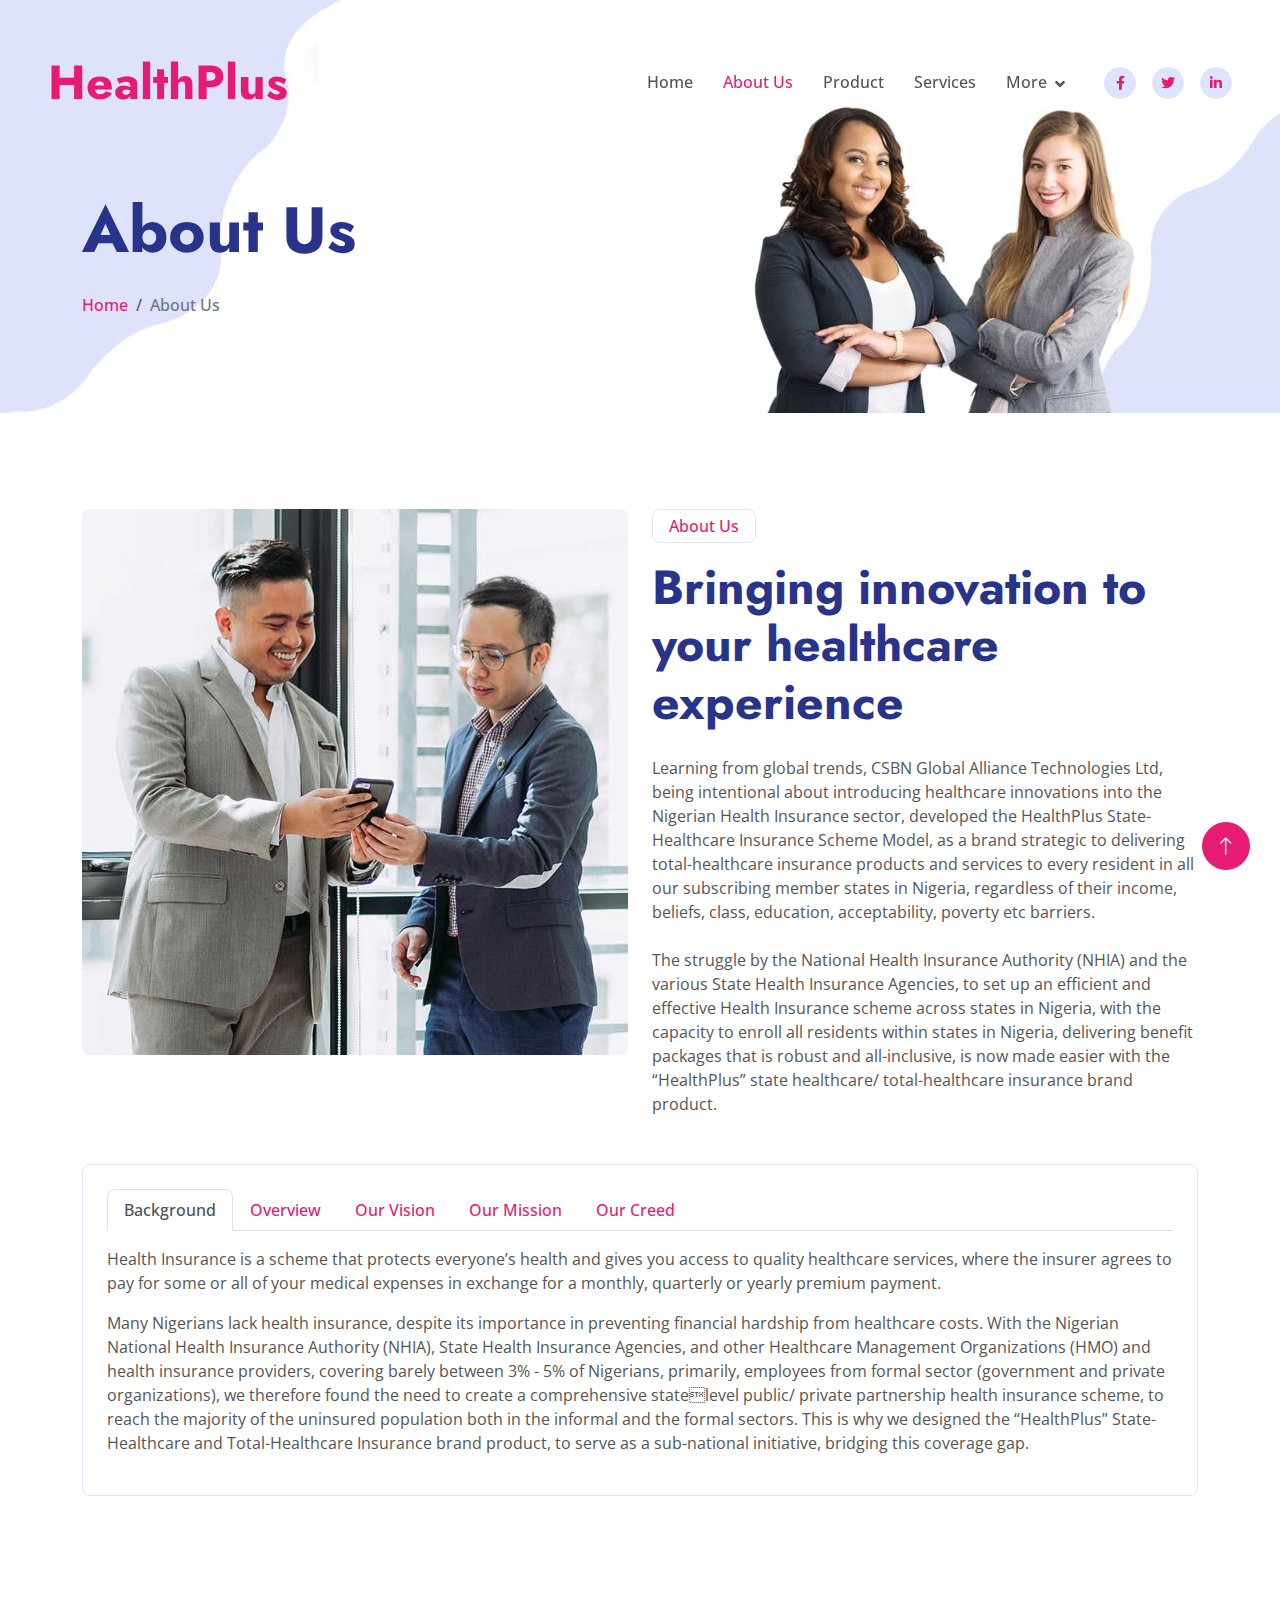
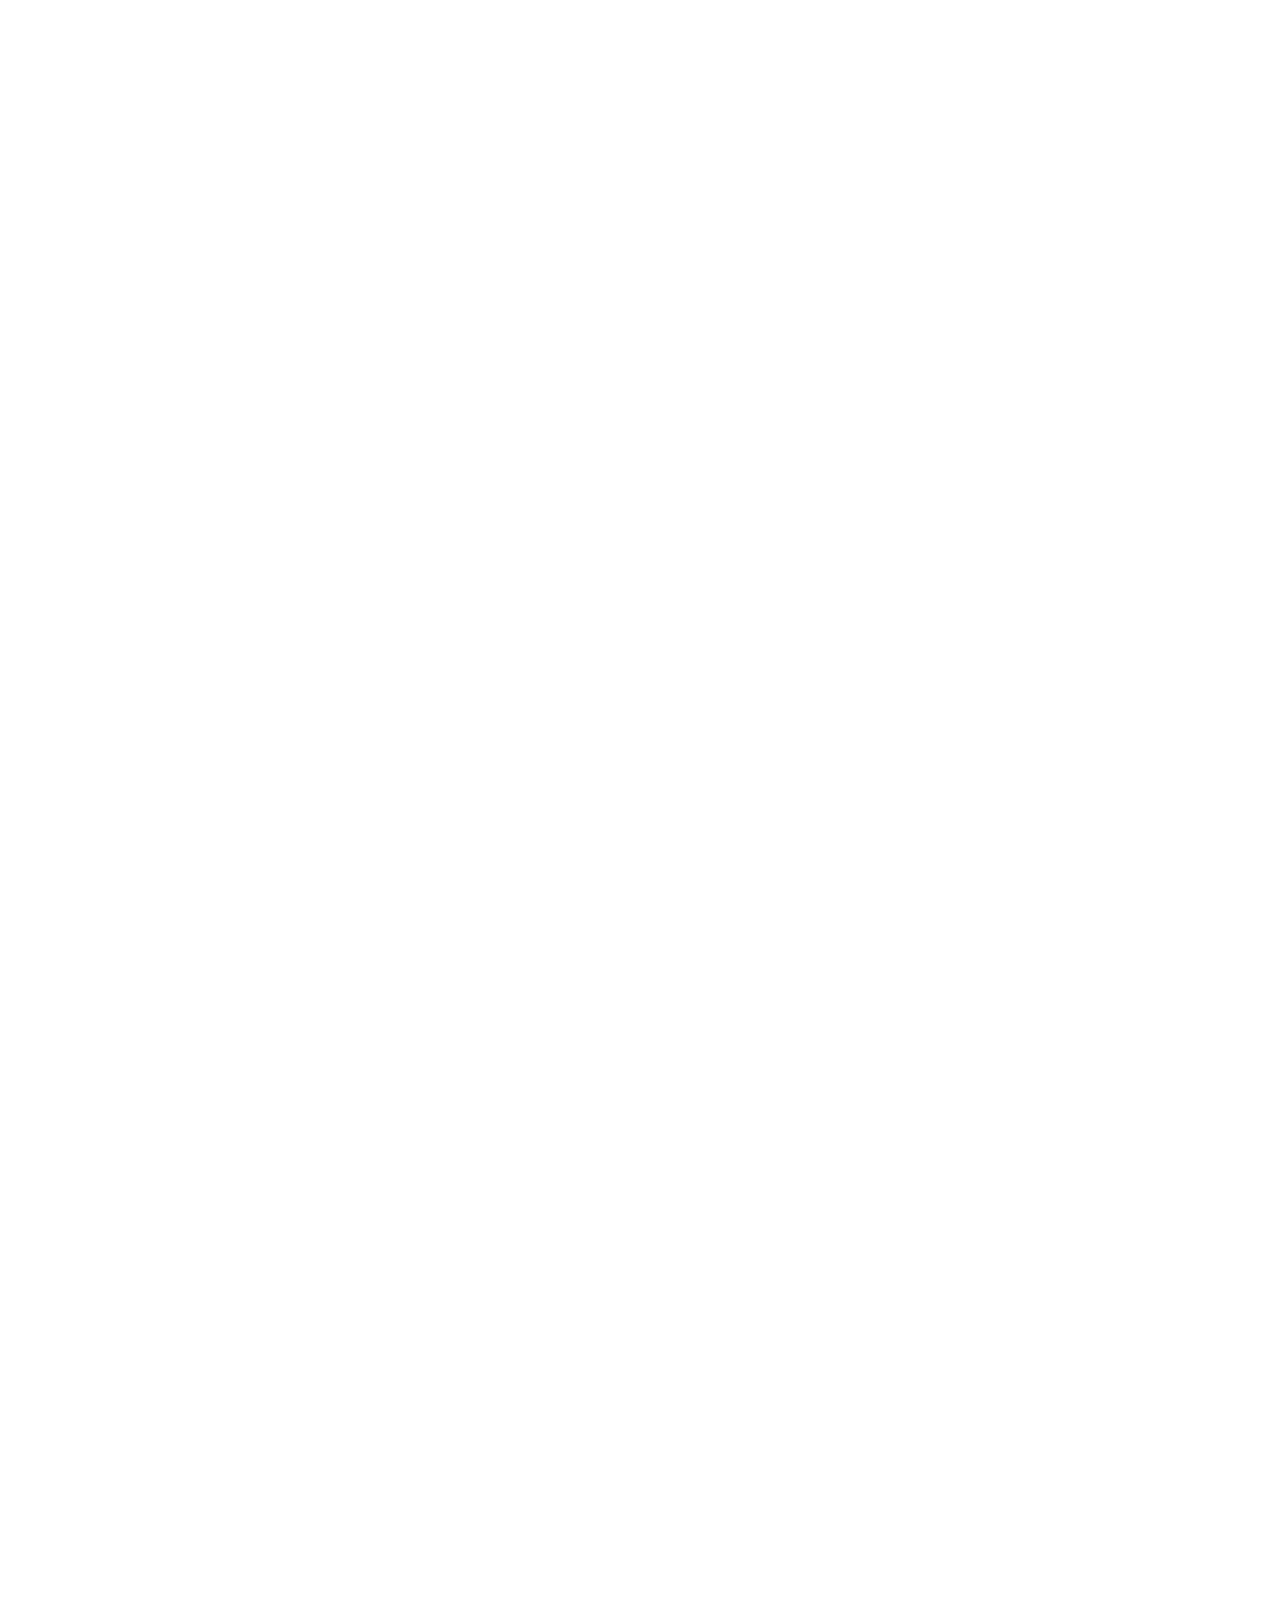
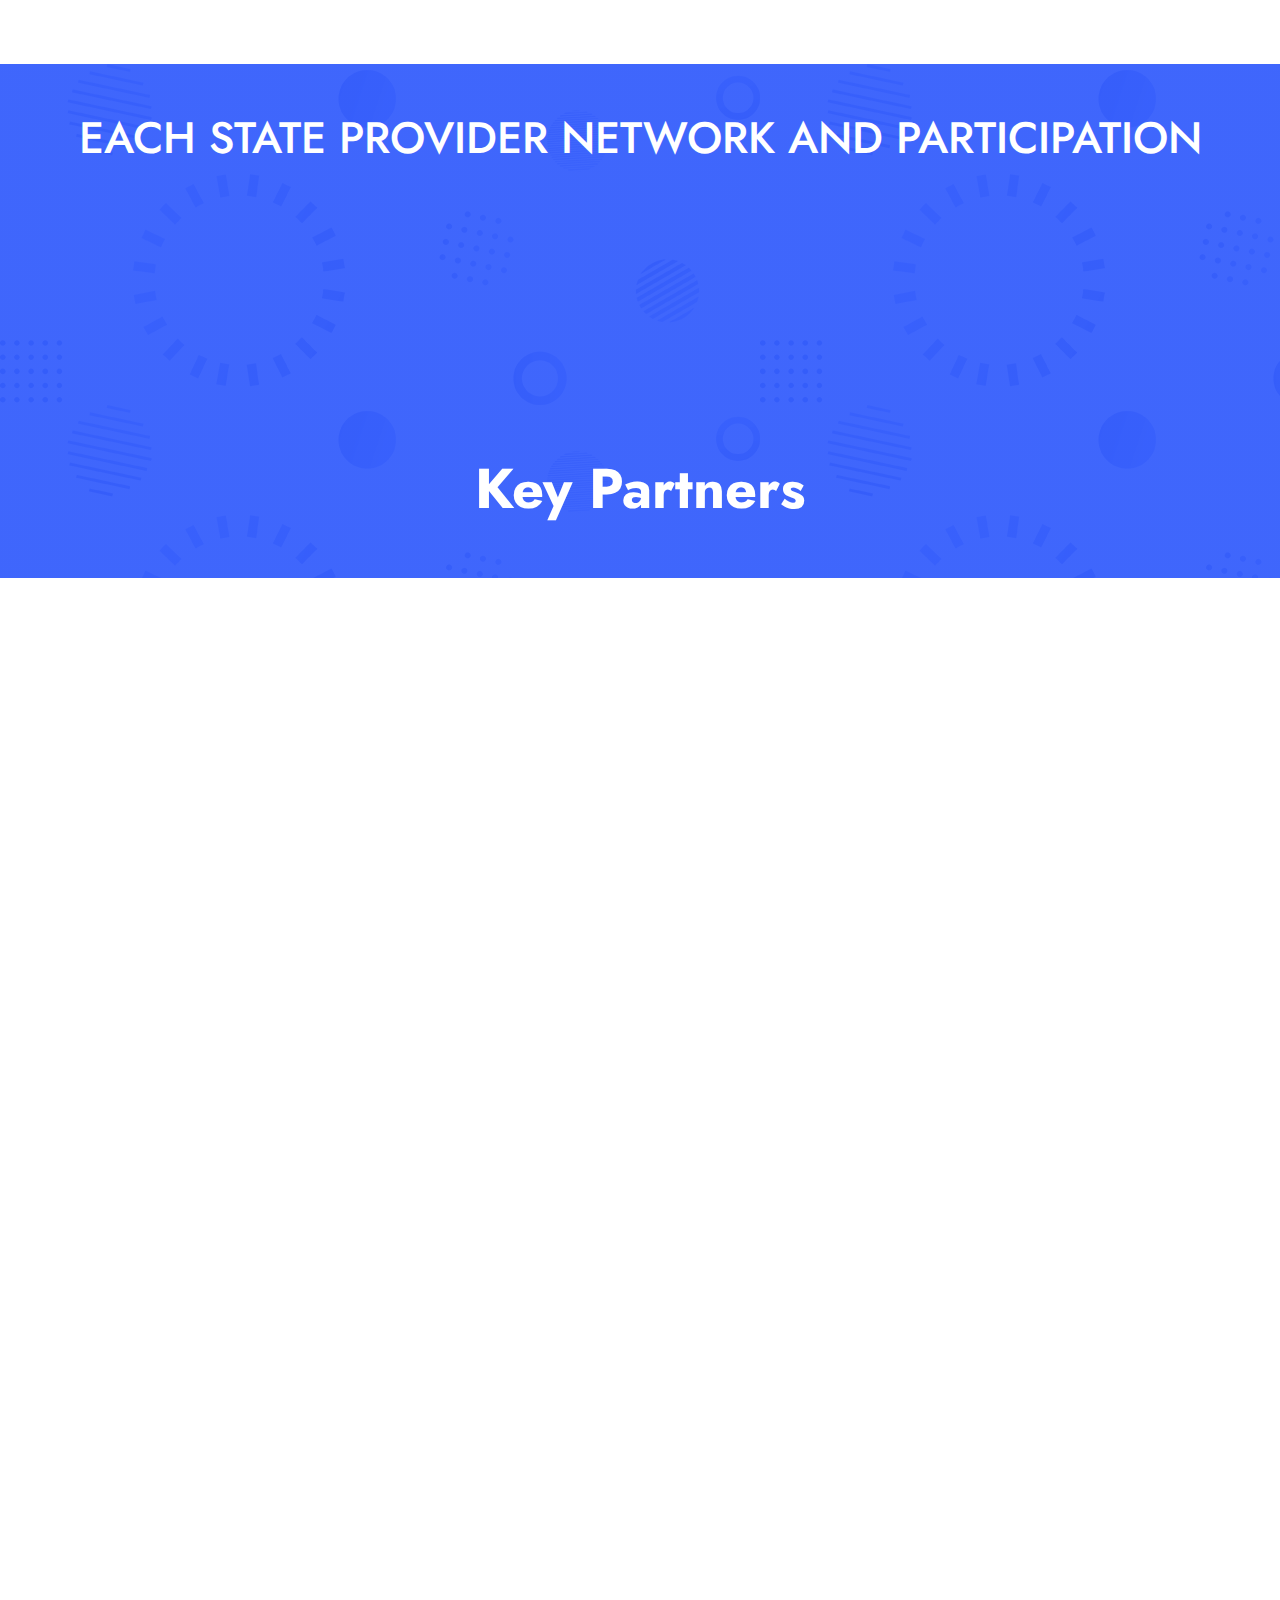
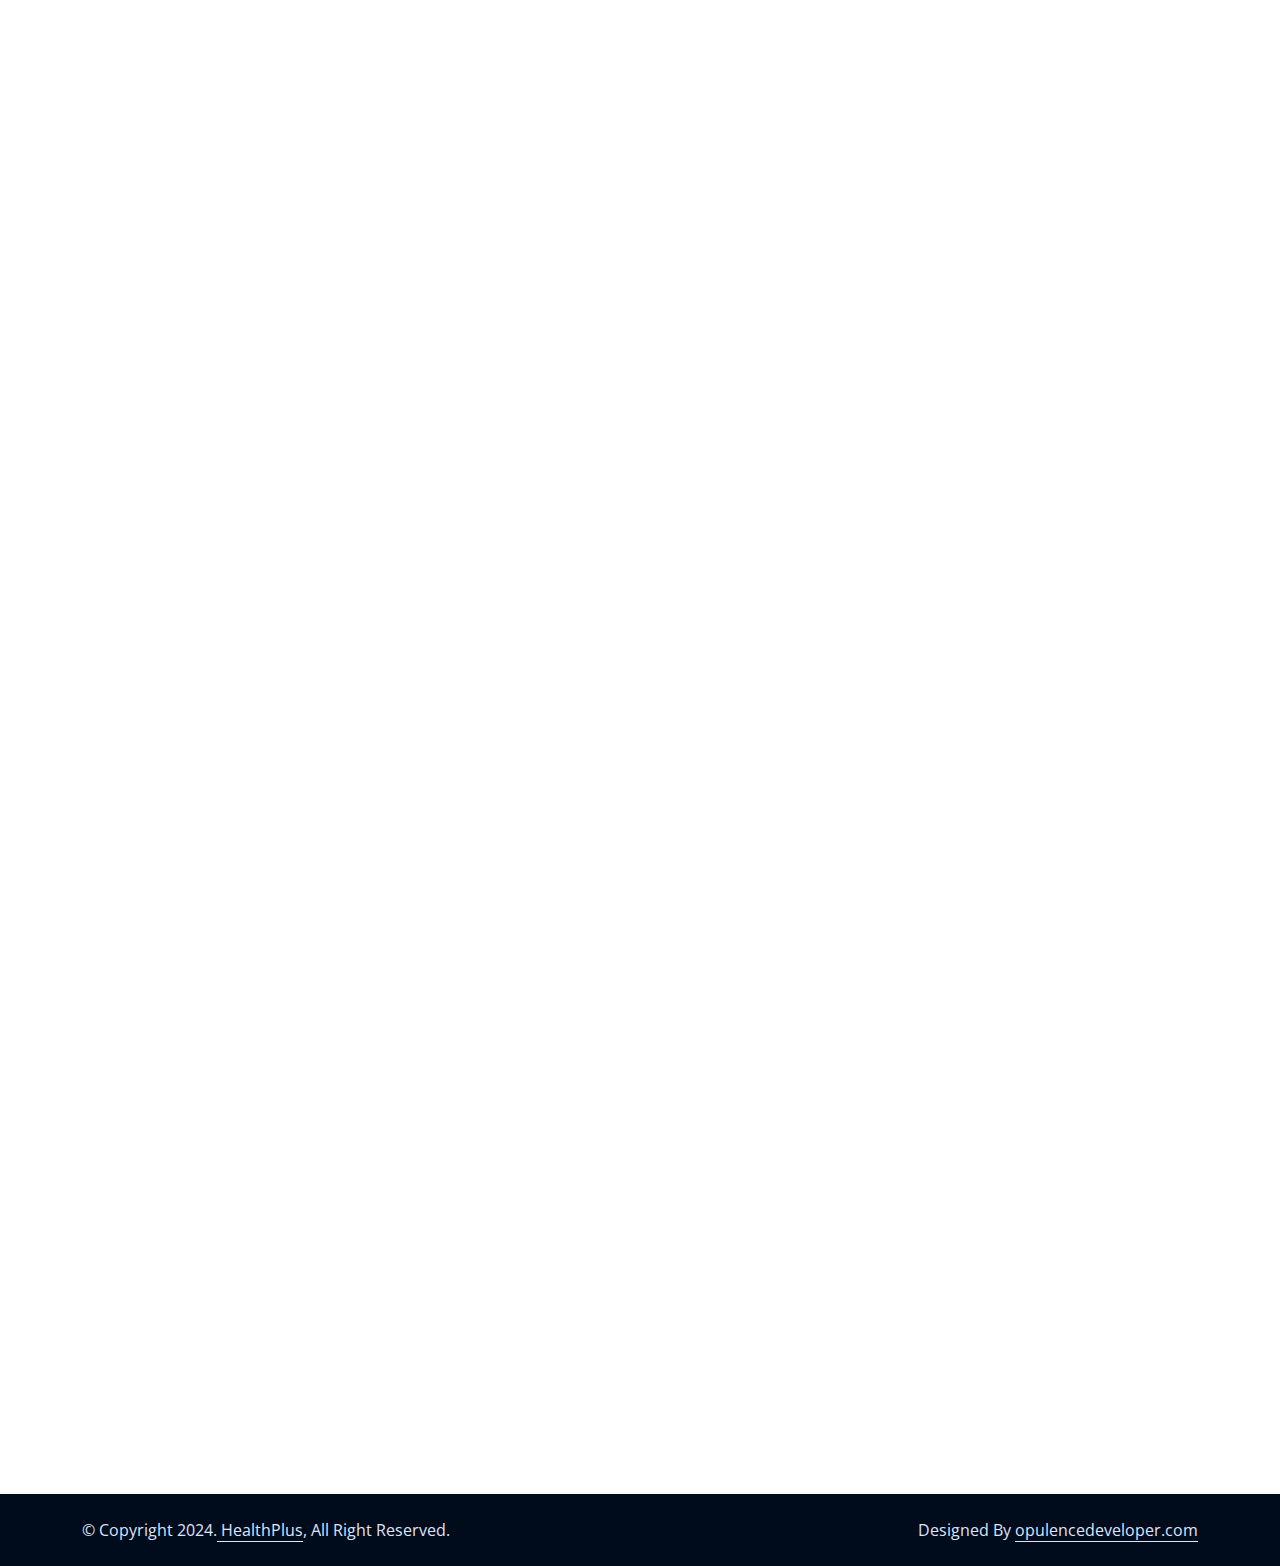
<file: public/about.html>
<!DOCTYPE html>
<html lang="en">
  <head>
    <meta charset="utf-8" />
    <title>HealthPlus - Health Services</title>
    <meta content="width=device-width, initial-scale=1.0" name="viewport" />
    <meta content="" name="keywords" />
    <meta content="" name="description" />

    <!-- Favicon -->
    <link href="img/favicon.ico" rel="icon" />

    <!-- Google Web Fonts -->
    <link rel="preconnect" href="https://fonts.googleapis.com" />
    <link rel="preconnect" href="https://fonts.gstatic.com" crossorigin />
    <link
      href="https://fonts.googleapis.com/css2?family=Jost:wght@500;600;700&family=Open+Sans:wght@400;500&display=swap"
      rel="stylesheet"
    />

    <!-- Icon Font Stylesheet -->
    <link
      href="https://cdnjs.cloudflare.com/ajax/libs/font-awesome/5.10.0/css/all.min.css"
      rel="stylesheet"
    />
    <link
      href="https://cdn.jsdelivr.net/npm/bootstrap-icons@1.4.1/font/bootstrap-icons.css"
      rel="stylesheet"
    />

    <!-- Libraries Stylesheet -->
    <link href="lib/animate/animate.min.css" rel="stylesheet" />
    <link href="lib/owlcarousel/assets/owl.carousel.min.css" rel="stylesheet" />

    <!-- Customized Bootstrap Stylesheet -->
    <link href="css/bootstrap.min.css" rel="stylesheet" />

    <!-- Template Stylesheet -->
    <link href="css/style.css" rel="stylesheet" />
  </head>

  <body>
    <!-- Spinner Start -->
    <div
      id="spinner"
      class="show bg-white position-fixed translate-middle w-100 vh-100 top-50 start-50 d-flex align-items-center justify-content-center"
    >
      <div
        class="spinner-border text-primary"
        role="status"
        style="width: 3rem; height: 3rem"
      ></div>
    </div>
    <!-- Spinner End -->

    <!-- Navbar Start -->
    <div
      class="container-fluid fixed-top px-0 wow fadeIn"
      data-wow-delay="0.1s"
    >
      <div class="top-bar row gx-0 align-items-center d-none d-lg-flex"></div>

      <nav
        class="navbar navbar-expand-lg navbar-light py-lg-0 px-lg-5 wow fadeIn"
        data-wow-delay="0.1s"
      >
        <a href="index.html" class="navbar-brand ms-4 ms-lg-0">
          <h1 class="display-5 text-primary m-0">HealthPlus</h1>
        </a>
        <button
          type="button"
          class="navbar-toggler me-4"
          data-bs-toggle="collapse"
          data-bs-target="#navbarCollapse"
        >
          <span class="navbar-toggler-icon"></span>
        </button>
        <div class="collapse navbar-collapse" id="navbarCollapse">
          <div class="navbar-nav ms-auto p-4 p-lg-0">
            <a href="index.html" class="nav-item nav-link">Home</a>
            <a href="about.html" class="nav-item nav-link active">About Us</a>
            <a href="product.html" class="nav-item nav-link">Product</a>
            <a href="service.html" class="nav-item nav-link">Services</a>

            <div class="nav-item dropdown">
              <a
                href="#"
                class="nav-link dropdown-toggle"
                data-bs-toggle="dropdown"
                >More</a
              >
              <div class="dropdown-menu border-light m-0">
                <a href="providernetwork.html" class="dropdown-item">Provider Network</a>
                <a href="contact.html" class="dropdown-item">Contact</a>
                <a href="blog.html" class="dropdown-item">Blog</a>

                <!--  <a href="testimonial.html" class="dropdown-item">Testimonial</a>
                            <a href="404.html" class="dropdown-item">404 Page</a>  -->
              </div>
            </div>
            <!-- <div class="nav-item dropdown">
                        <a href="#" class="nav-link dropdown-toggle" data-bs-toggle="dropdown">Pages</a>
                        <div class="dropdown-menu border-light m-0">
                            <a href="project.html" class="dropdown-item">Projects</a>
                            <a href="feature.html" class="dropdown-item">Features</a>
                            <a href="team.html" class="dropdown-item">Team Member</a>
                            <a href="testimonial.html" class="dropdown-item">Testimonial</a>
                            <a href="404.html" class="dropdown-item">404 Page</a>
                        </div>
                    </div> -->
            <!-- <a href="contact.html" class="nav-item nav-link">Contact</a>
            <a href="blog.html" class="nav-item nav-link">Blog</a> -->
          </div>
          <div class="d-none d-lg-flex ms-2">
            <a class="btn btn-light btn-sm-square rounded-circle ms-3" href="">
              <small class="fab fa-facebook-f text-primary"></small>
            </a>
            <a class="btn btn-light btn-sm-square rounded-circle ms-3" href="">
              <small class="fab fa-twitter text-primary"></small>
            </a>
            <a class="btn btn-light btn-sm-square rounded-circle ms-3" href="">
              <small class="fab fa-linkedin-in text-primary"></small>
            </a>
          </div>
        </div>
      </nav>
    </div>
    <!-- Navbar End -->

    <!-- Page Header Start -->
    <div
      class="container-fluid page-header mb-5 wow fadeIn"
      data-wow-delay="0.1s"
    >
      <div class="container">
        <h1 class="display-3 mb-4 animated slideInDown">About Us</h1>
        <nav aria-label="breadcrumb animated slideInDown">
          <ol class="breadcrumb mb-0">
            <li class="breadcrumb-item"><a href="#">Home</a></li>

            <li class="breadcrumb-item active" aria-current="page">About Us</li>
          </ol>
        </nav>
      </div>
    </div>
    <!-- Page Header End -->

    <!-- About Start -->

    <!-- About Start -->
    <div class="container-xxl py-5">
      <div class="container">
        <div class="row g-4 align-items-start mb-4">
          <div class="col-lg-6 wow fadeInUp" data-wow-delay="0.1s">
            <img class="img-fluid rounded" src="img/about.jpg" />
          </div>
          <div class="col-lg-6 wow fadeInUp" data-wow-delay="0.3s">
            <p
              class="d-inline-block border rounded text-primary fw-semi-bold py-1 px-3"
            >
              About Us
            </p>
            <h1 class="display-5 mb-4">
              Bringing innovation to your healthcare experience
            </h1>
            <p class="mb-4">
              Learning from global trends, CSBN Global Alliance Technologies Ltd, being intentional about introducing healthcare 
innovations into the Nigerian Health Insurance sector, developed the HealthPlus State-Healthcare Insurance Scheme Model, 
as a brand strategic to delivering total-healthcare insurance products and services to every resident in all our subscribing 
member states in Nigeria, regardless of their income, beliefs, class, education, acceptability, poverty etc barriers.
            </p>
            <p class="mb-4">
              The struggle by the National Health Insurance Authority (NHIA) and the various State Health Insurance Agencies, to set up an 
              efficient and effective Health Insurance scheme across states in Nigeria, with the capacity to enroll all residents within states 
              in Nigeria, delivering benefit packages that is robust and all-inclusive, is now made easier with the “HealthPlus” state healthcare/ total-healthcare insurance brand product.
            </p>
          </div>
        </div>

        <div class="border rounded p-4">
          <nav>
            <div class="nav nav-tabs mb-3" id="nav-tab" role="tablist">
              <button
                class="nav-link fw-semi-bold active"
                id="nav-background-tab"
                data-bs-toggle="tab"
                data-bs-target="#nav-background"
                type="button"
                role="tab"
                aria-controls="nav-background"
                aria-selected="true"
              >
                Background
              </button>
              <!-- <button class="nav-link fw-semi-bold" id="nav-national-initiative-tab" data-bs-toggle="tab" data-bs-target="#nav-national-initiative" type="button" role="tab" aria-controls="nav-national-initiative" aria-selected="false">Sub-National Initiative</button> -->
              <button
                class="nav-link fw-semi-bold"
                id="nav-overview-tab"
                data-bs-toggle="tab"
                data-bs-target="#nav-overview"
                type="button"
                role="tab"
                aria-controls="nav-overview"
                aria-selected="false"
              >
                Overview
              </button>
              <button
                class="nav-link fw-semi-bold"
                id="nav-vision-tab"
                data-bs-toggle="tab"
                data-bs-target="#nav-vision"
                type="button"
                role="tab"
                aria-controls="nav-vision"
                aria-selected="false"
              >
                Our Vision
              </button>
              <button
                class="nav-link fw-semi-bold"
                id="nav-mission-tab"
                data-bs-toggle="tab"
                data-bs-target="#nav-mission"
                type="button"
                role="tab"
                aria-controls="nav-mission"
                aria-selected="false"
              >
                Our Mission
              </button>
              <button
                class="nav-link fw-semi-bold"
                id="nav-mission-tab"
                data-bs-toggle="tab"
                data-bs-target="#nav-creed"
                type="button"
                role="tab"
                aria-controls="nav-creed"
                aria-selected="false"
              >
                Our Creed
              </button>
            </div>
          </nav>
          <div class="tab-content" id="nav-tabContent">
            <div
              class="tab-pane fade show active"
              id="nav-background"
              role="tabpanel"
              aria-labelledby="nav-background-tab"
            >
              <p>
                Health Insurance is a scheme that protects everyone’s health and gives you access to quality healthcare services, where the 
insurer agrees to pay for some or all of your medical expenses in exchange for a monthly, quarterly or yearly premium 
payment.
              </p>
              <p>
                Many Nigerians lack health insurance, despite its importance in preventing financial hardship from healthcare costs. With the 
                Nigerian National Health Insurance Authority (NHIA), State Health Insurance Agencies, and other Healthcare Management 
                Organizations (HMO) and health insurance providers, covering barely between 3% - 5% of Nigerians, primarily, employees 
                from formal sector (government and private organizations), we therefore found the need to create a comprehensive statelevel public/ private partnership health insurance scheme, to reach the majority of the uninsured population both in the 
                informal and the formal sectors. This is why we designed the “HealthPlus” State-Healthcare and Total-Healthcare Insurance 
                brand product, to serve as a sub-national initiative, bridging this coverage gap.
                
              </p>
            </div>
            <!-- <div class="tab-pane fade" id="nav-national-initiative" role="tabpanel" aria-labelledby="nav-national-initiative-tab">
                        <p>“HealthPlus”, State-led Health Insurance Scheme, as a Sub-National Initiative, aims to bridge the coverage gap by offering various benefit packages for subscribers in each state. Each state will have an implementation committee while HealthPlus International - Health Solutions Network Ltd, oversees the scheme. State funding will be required to support launch and afterwards, ongoing premiums for the poor and vulnerable, which will be raised from profits generated for the state through the scheme, funds from International bodies and Individual partners. Success of this scheme is largely going to depend on our proposed integrating key factors for effective implementation and sustainability in each state.</p>
                       
                    </div> -->
            <div
              class="tab-pane fade"
              id="nav-overview"
              role="tabpanel"
              aria-labelledby="nav-overview-tab"
            >
              <p>
                To make a significant difference in the Nigerian Health insurance sector, driving healthcare insurance innovation through 
                technology
              </p>
              <!-- <p class="mb-0">Diam dolor diam ipsum et tempor sit. Aliqu diam amet diam et eos labore. Clita erat ipsum et lorem et sit</p> -->
            </div>
            <div
              class="tab-pane fade"
              id="nav-vision"
              role="tabpanel"
              aria-labelledby="nav-vision-tab"
            >
              <p>
                To make a significant difference in the Nigerian Health
                insurance sector, driving healthcare innovation through
                technology.
              </p>
              <!-- <p class="mb-0">Diam dolor diam ipsum et tempor sit. Aliqu diam amet diam et eos labore. Clita erat ipsum et lorem et sit</p> -->
            </div>
            <div
              class="tab-pane fade"
              id="nav-mission"
              role="tabpanel"
              aria-labelledby="nav-mission-tab"
            >
              <p>
                To create the relevance of HealthPlus brand as a tool to foster healthcare enhancement, national development and global 
                business partnerships
                <!-- <p class="mb-0">Diam dolor diam ipsum et tempor sit. Aliqu diam amet diam et eos labore. Clita erat ipsum et lorem et sit</p> -->
              </p>
            </div>

            <div
              class="tab-pane fade"
              id="nav-creed"
              role="tabpanel"
              aria-labelledby="nav-creed-tab"
            >
              <p>
                We believe that with “HealthPlus”, better and affordable healthcare and healthcare insurance in Nigeria is now available for 
                all.
              </p>
              <!-- <p class="mb-0">Diam dolor diam ipsum et tempor sit. Aliqu diam amet diam et eos labore. Clita erat ipsum et lorem et sit</p> -->
            </div>
          </div>
        </div>

        <!-- 
            
            <div class="row g-5 pt-0" style="margin-top: 1rem;">
                <div class="col-lg-6 wow fadeInLeft" data-wow-delay="0.1s">
                    <div class="feature-img RotateMoveLeft h-100" style="object-fit: cover;">
                        <img src="blog/img/features-1.png" class="img-fluid w-100 h-100" alt="">
                    </div>
                </div>
                <div class="col-lg-6 wow fadeInRight" data-wow-delay="0.1s">
                    <h4 class="text-primary">Sub-National Initiative</h4>
                    <h1 class="display-5 mb-4">Push Your Visitors Into Happy Customers</h1>
                    <p class="mb-4">Health Insurance is a scheme that protects everyone's health and gives you access to quality healthcare services, where the insurer agrees to pay for some or all of your medical expenses in exchange for a monthly premium payment.  
                    </p>
                    <div class="row g-4">
                        <div class="col-6">
                            <div class="d-flex">
                                <i class="fas fa-newspaper fa-4x text-secondary"></i>
                                <div class="d-flex flex-column ms-3">
                                    <h2 class="mb-0 fw-bold">285</h2>
                                    <small class="text-dark">Features</small>
                                </div>
                            </div>
                        </div>
                        <div class="col-6">
                            <div class="d-flex">
                                <i class="fas fa-users fa-4x text-secondary"></i>
                                <div class="d-flex flex-column ms-3">
                                    <h2 class="mb-0 fw-bold">6560</h2>
                                    <small class="text-dark">Vans</small>
                                </div>
                            </div>
                        </div>
                    </div>
                  
                </div>
            </div> -->

        <div
          style="margin-top: 5rem"
          class="border rounded p-4 wow fadeInUp"
          data-wow-delay="0.1s"
        >
          <div class="row g-4">
            <div class="col-lg-0 wow fadeIn" data-wow-delay="0.1s">
              <div class="h-100">
                <div class="d-flex">
                  <div
                    class="flex-shrink-0 btn-lg-square rounded-circle bg-primary"
                  >
                    <i class="fa fa-users text-white"></i>
                  </div>
                  <div class="ps-3" style="padding-right: 20px">
                    <h4>Who we are</h4>
                    <span>
                      HealthPlus International - Corporate Health Solutions Limited, is a Digital Healthcare Insurance solutions and consultancy
firm, utilizing a unique, robust, and all-inclusive software solution, designed by CSBN Global Alliance Technologies Ltd, to 
deliver our State healthcare Insurance scheme design model that delivers convenient and efficient healthcare experience to 
all our subscribers. 
                    </span>
                    <span>In alliance with Polymed LLC, a leading Russian network of digital clinics, that pioneered a revolutionary, state of the art, 
                      mobile digital diagnostic clinic complex, for the delivery of a comprehensive range of medical services outside the traditional 
                      hospital environment, using portable high quality diagnostic equipments for X-ray, ultrasound, mammogram, ECG, etc 
                      including rapid laboratory tests and medical examinations, the HealthPlus product, relies on CSBN’s Connected-Economy 
                      software solution for global business networking, and to provide subscribers with access to a wide range of features, benefits, 
                      products and services.
                      </span>
                  </div>
                  <div class="border-end d-none d-lg-block"></div>
                </div>
                <div class="border-bottom mt-4 d-block d-lg-none"></div>
              </div>
            </div>

<!-- start -->

            <div class="abb col-lg-0 wow fadeIn" data-wow-delay="0.1s">
              <div class="h-100">
                <div class="d-flex">
                  <div
                    class="flex-shrink-0 btn-lg-square rounded-circle bg-primary"
                  >
                    <i class="fa fa-gem text-white"></i>
                  </div>
                  <div class="ps-3" style="padding-right: 20px">
                    <h4>What value we offer</h4>
                    <span>
                      Health Protection, Protection of Lives, Access to quality
                      healthcare, Improved Hospital and Clinic Services, Routine
                      Medical Tests & Diagnosis, Access to doctor consultations
                      from anywhere, Remote physical consultations & healthcare,
                      Therapeutic care, Free planned Antenatal care, Free
                      Medical Treatments, Accidents & Emergency Response, Free
                      Medical Treatments Financial support, Foreign & Domestic
                      Emergency Evacuation, “On-the-Go” State Unified Health
                      Insurance, Free & Easy Health Insurance Premium funding.
                    </span>
                  </div>
                  <div class="border-end d-none d-lg-block"></div>
                </div>
                <div class="border-bottom mt-4 d-block d-lg-none"></div>
              </div>
            </div>

            <!-- end -->


            <!-- start -->
            <div class="abb col-lg-0 wow fadeIn" data-wow-delay="0.1s">
              <div class="h-100">
                <div class="d-flex">
                  <div
                    class="flex-shrink-0 btn-lg-square rounded-circle bg-primary"
                  >
                    <i class="fa fa-users text-white"></i>
                  </div>
                  <div class="ps-3" style="padding-right: 20px">
                    <h4>What we do</h4>
                    <ul>
                      <li>
                        <span>
                          <strong> Data-driven decision-making.</strong>
                          <p>
                            
                          </p>
                        </span>
                      </li>
                      <li>
                        <span>
                          <strong>Enhanced healthcare delivery.</strong>
                          <p>
                            Through the integration of our effective operational healthcare management systems across subscribing healthcare facilities, 
                          </p>
                        </span>
                      </li>
                      <li>
                        <span>
                          <strong>Economic opportunities.</strong>
                          <p>
                            Our scheme is a veritable tool for a reliable and consistent revenue income generation for participating states and job 
                          </p>
                        </span>
                      </li>
                      <li>
                        <span>
                          <strong>Improved affordability.</strong>
                          <p>
                           We provide subsidized and affordable healthcare services to residents subscribed in member states, reducing financial 
                          </p>
                        </span>
                      </li>
                      <li>
                        <span>
                          <strong>Digital skills development.</strong>
                          <p>
                            Our tech solution facilitates digital skills development for every subscriber, providing of a technologically driven healthcare 
                          </p>
                        </span>
                      </li>
                    </ul>
                  </div>
                  <div class="border-end d-none d-lg-block"></div>
                </div>
                <div class="border-bottom mt-4 d-block d-lg-none"></div>
              </div>
            </div>

            <!-- end -->
            

            <div class="abb_II col-lg-0 wow fadeIn" data-wow-delay="0.1s">
              <div class="h-100">
                <div class="d-flex">
                    <div  class="col-lg-4 wow fadeIn" data-wow-delay="0.5s">
                        <div class="h-100">
                          <div class="d-flex">
                            <div
                              class="flex-shrink-0 btn-lg-square rounded-circle bg-primary"
                            >
                              <i class="fa fa-gem text-white"></i>
                            </div>
                            <div class="ps-3">
                              <h4>What value we offer</h4>
                              <span
                                >Health Protection, Protection of Lives, Access to quality
                                healthcare, Improved Hospital and Clinic Services, Routine
                                Medical Tests & Diagnosis, Access to doctor consultations
                                from anywhere, Remote physical consultations & healthcare,
                                Therapeutic care, Free planned Antenatal care, Free
                                Medical Treatments, Accidents & Emergency Response, Free
                                Medical Treatments Financial support, Foreign & Domestic
                                Emergency Evacuation, “On-the-Go” State Unified Health
                                Insurance, Free & Easy Health Insurance Premium funding.
                              </span>
                            </div>
                          </div>
                        </div>
                      </div>
                  <div
                    class="flex-shrink-0 btn-lg-square rounded-circle bg-primary"
                  >
                    <i class="fa fa-users-cog text-white"></i>
                  </div>
                  <div class="ps-3 pr-10 col-lg-7">
                    <h4>What we do</h4>
                    <ul>
                      <li>
                        <span>
                          <strong> Data-driven decision-making.</strong>
                          <p>
                            
                          </p>
                        </span>
                      </li>
                      <li>
                        <span>
                          <strong>Enhanced healthcare delivery.</strong>
                          <p>
                            
                            Through the integration of our effective operational healthcare management systems across subscribing healthcare facilities,  we guarantee efficient, secured, prompt and accessible healthcare delivery within and across member states.
                          </p>
                        </span>
                      </li>
                      <li>
                        <span>
                          <strong>Economic opportunities.</strong>
                          <p>
                            creation, attracting investment opportunities in the sector for economic growth and development.
                          </p>
                        </span>
                      </li>
                      <li>
                        <span>
                          <strong>Improved affordability.</strong>
                          <p>
                           burdens and improving health outcomes.
                          </p>
                        </span>
                      </li>
                      <li>
                        <span>
                          <strong>Digital skills development.</strong>
                          <p>
                            sector across member states. 
                          </p>
                        </span>
                      </li>
                    </ul>
                  </div>
                  </div>
                  <p class="w-100"></p>
                  <div class="border-end d-none d-lg-block"></div>
                </div>
                <div class="border-bottom mt-4 d-block d-lg-none"></div>


                
              </div>
            </div>
            <!-- <div class="col-lg-4 wow fadeIn" data-wow-delay="0.3s">
                        <div class="h-100">
                            <div class="d-flex">
                                <div class="flex-shrink-0 btn-lg-square rounded-circle bg-primary">
                                    <i class="fa fa-users text-white"></i>
                                </div>
                                <div class="ps-3">
                                    <h4>What we do</h4>
                                    <span>Integrating “HealthPlus” into the Besamm Lifestyle Brand, with her strategic technological, administrative and management innovations, designed for networking and ease of buying and selling, we are able to create easier access for all subscribers to different products and services, offered by Healthcare providers on HealthPlus - state led Health Insurance Scheme.</span>
                                </div>
                                <div class="border-end d-none d-lg-block"></div>
                            </div>
                            <div class="border-bottom mt-4 d-block d-lg-none"></div>
                        </div>
                    </div> -->


                    
            <div class="abb_II col-lg-0 wow fadeIn" data-wow-delay="0.1s">
              <div class="h-100">
                <div class="d-flex">
                    <div  class="col-lg-4 wow fadeIn" data-wow-delay="0.5s">
                        <div class="h-100">
                          <div class="d-flex">
                            <div
                              class="flex-shrink-0 btn-lg-square rounded-circle bg-primary"
                            >
                              <i class="fa fa-gem text-white"></i>
                            </div>
                            <div class="ps-3">
                              <h4>What we strive to achieve
                              </h4>
                              <ul>
                                <li>
                                  <span>
                                    <p>
                                      Increase in the number of Healthcare insurance enrollees, driving the inclusion of the informal sector more especially.
                                    </p>
                                  </span>
                                </li>
                                <li>
                                  <span>
                                    <p>Accelerating progress in healthcare treatments to achieve digital transformation in our healthcare sector that goes beyond 
                                      Electronic Medical Record (EMR), Electronic Health Record (EHR) and Hospital Management System (HMS).
                                    </p>
                                  </span>
                                </li>
                                <li>
                                  <span>
                                    <p>National 
                                      healthcare coverage.</p>
                                  </span>
                                </li>
                                <li>
                                  <span>
                                    <p>Unified National Healthcare.
                                    </p>
                                  </span>
                                </li>
                                <li>
                                  <span>
                                    <p>Early detection and prevention of sicknesses
                                    </p>
                                  </span>
                                </li>
                                <li>
                                  <span>
                                    <p>Improved and 
                                      accessible healthcare.
                                    </p>
                                  </span>
                                </li>
                                <li>
                                  <span>
                                    <p>Helping patients monitor and manage health conditions efficiently
                                    </p>
                                  </span>
                                </li>
                                <li>
                                  <span>
                                    <p>Lowering healthcare costs.
                                    </p>
                                  </span>
                                </li>
                                <li>
                                  <span>
                                    <p>A comprehensive approach that encompasses data gathering, repository management, servicing and regulation.

                                    </p>
                                  </span>
                                </li>
                               
                              </ul>
                            </div>
                          </div>
                        </div>
                      </div>
                  <div
                    class="flex-shrink-0 btn-lg-square rounded-circle bg-primary"
                  >
                    <i class="fa fa-users-cog text-white"></i>
                  </div>
                  <div class="ps-3 pr-10 col-lg-7">
                    <h4>What we stand for                    </h4>
                    <ul>
                      <li>
                        <span>
                          <p>
                            Health Protection 
                          </p>
                        </span>
                      </li>
                      <li>
                        <span>
                          <p>Protection of Lives
                          </p>
                        </span>
                      </li>
                      <li>
                        <span>
                          <p>Access to quality healthcare </p>
                        </span>
                      </li>
                      <li>
                        <span>
                          <p>Improved Hospital and Clinic Services
                          </p>
                        </span>
                      </li>
                      <li>
                        <span>
                          <p>Routine 
                            Medical Tests and Diagnosis 
                          </p>
                        </span>
                      </li>
                      <li>
                        <span>
                          <p>Access to doctor consultations from anywhere
                          </p>
                        </span>
                      </li>
                      <li>
                        <span>
                          <p>Remote physical consultations & healthcare
                          </p>
                        </span>
                      </li>
                      <li>
                        <span>
                          <p>Therapeutic care
                          </p>
                        </span>
                      </li>
                      <li>
                        <span>
                          <p>Antenatal care & Delivery Support
                          </p>
                        </span>
                      </li>
                      <li>
                        <span>
                          <p>Free Medical Treatments
                          </p>
                        </span>
                      </li>
                      <li>
                        <span>
                          <p>Accidents & Emergency Response
                          </p>
                        </span>
                      </li>
                      <li>
                        <span>
                          <p>Medical Treatments Financial support
                          </p>
                        </span>
                      </li>
                      <li>
                        <span>
                          <p>Foreign & Domestic Emergency Evacuation
                          </p>
                        </span>
                      </li>
                      <li>
                        <span>
                          <p>Within & Across the states “On-the-Go” Unified Health Insurance
                          </p>
                        </span>
                      </li>
                      <li>
                        <span>
                          <p>Free & Easy Health Insurance Premium funding
                          </p>
                        </span>
                      </li>
                    </ul>
                  </div>
                  </div>
                  <p class="w-100"></p>
                  <div class="border-end d-none d-lg-block"></div>
                </div>
                <div class="border-bottom mt-4 d-block d-lg-none"></div>


                
              </div>
<!-- 
            <div style="margin-top: 30px;" class="col-lg-0 wow fadeIn" data-wow-delay="0.5s">
              <div class="h-100">
                <div class="d-flex">
                  <div
                    class="flex-shrink-0 btn-lg-square rounded-circle bg-primary"
                  >
                    <i class="fa fa-gem text-white"></i>
                  </div>
                  <div class="ps-3">
                    <h4>WHAT WE STAND FOR</h4>
                    <ul>
                      <li>
                        <span>
                          <strong>Health Protection</strong>
                          <p>
                            
                          </p>
                        </span>
                      </li>
                      <li>
                        <span>
                          <strong>Protection of Lives</strong>
                          <p> </p>
                        </span>
                      </li>
                      <li>
                        <span>
                          <strong>Access to quality healthcare</strong>
                          <p> </p>
                        </span>
                      </li>
                      <li>
                        <span>
                          <strong>Improved Hospital and Clinic Services</strong>
                          <p> </p>
                        </span>
                      </li>
                      <li>
                        <span>
                          <strong>Routine 
                            Medical Tests and Diagnosis</strong>
                          <p> </p>
                        </span>
                      </li>
                      <li>
                        <span>
                          <strong>Remote physical consultations & healthcare</strong>
                          <p> </p>
                        </span>
                      </li>
                      <li>
                        <span>
                          <strong>Therapeutic care</strong>
                          <p> </p>
                        </span>
                      </li>
                      <li>
                        <span>
                          <strong>Antenatal care & Delivery Support</strong>
                          <p> </p>
                        </span>
                      </li>
                      <li>
                        <span>
                          <strong>Free Medical Treatments</strong>
                          <p> </p>
                        </span>
                      </li>
                      <li>
                        <span>
                          <strong>Accidents & Emergency Response</strong>
                          <p> </p>
                        </span>
                      </li>
                      <li>
                        <span>
                          <strong>Medical Treatments Financial support</strong>
                          <p> </p>
                        </span>
                      </li>
                      <li>
                        <span>
                          <strong>Foreign & Domestic Emergency Evacuation</strong>
                          <p> </p>
                        </span>
                      </li>
                      <li>
                        <span>
                          <strong>Within & Across the states “On-the-Go” Unified Health Insurance</strong>
                          <p> </p>
                        </span>
                      </li>
                      <li>
                        <span>
                          <strong>*Free & Easy Health Insurance Premium funding </strong>
                          <p> </p>
                        </span>
                      </li>
                    </ul>
                  </div>
                </div>
              </div>
            </div> -->
          </div>
        </div>
      </div>
    </div>
    <!-- About End -->
    <!-- About End -->

    <!-- Facts Start -->
    <div class="container-fluid facts my-5 py-5">
        <h6 class=" text-white display-4" style="text-align: center; font-size: 44px; font-weight: 900;">EACH STATE PROVIDER NETWORK AND PARTICIPATION</h6>
      <div class="container py-5">
        <div class="row g-6">
          
          <div
            class="col-sm-6 col-lg-3 text-center wow fadeIn"
            data-wow-delay="0.1s"
          >
            <i class="fa fa-users fa-3x text-white mb-3"></i>
            <h1 class="display-4 text-white">1000+</h1>
            <span class="fs-5 text-white">Healthcare Facilities </span>
            <hr class="bg-white w-25 mx-auto mb-0" />
          </div>
          <div
            class="col-sm-6 col-lg-3 text-center wow fadeIn"
            data-wow-delay="0.3s"
          >
            <i class="fa fa-check fa-3x text-white mb-3"></i>
            <h1 class="display-4 text-white">1.5M+</h1>
            <span class="fs-5 text-white">Healthcare Subscribers </span>
            <hr class="bg-white w-25 mx-auto mb-0" />
          </div>
          <div
            class="col-sm-6 col-lg-3 text-center wow fadeIn"
            data-wow-delay="0.5s"
          >
            <i class="fa fa-users-cog fa-3x text-white mb-3"></i>
            <h1 class="display-4 text-white">500+</h1>
            <span class="fs-5 text-white">Dedicated Staff </span>
            <hr class="bg-white w-25 mx-auto mb-0" />
          </div>
          <div
            class="col-sm-6 col-lg-3 text-center wow fadeIn"
            data-wow-delay="0.7s"
          >
            <i class="fa fa-award fa-3x text-white mb-3"></i>
            <h1 class="display-4 text-white" >10-30</h1>
            <span class="fs-5 text-white">Mobile Digital Clinics </span>
            <hr class="bg-white w-25 mx-auto mb-0" />
          </div>
          
        </div>

       
      </div>
      <h1 class="display-4 text-white" style="text-align: center;">Key Partners</h1>
    </div>
    <!-- Facts End -->

    <!-- Team Start -->
    <div class="container-xxl py-5">
      <div class="container">
        <div
          class="text-center mx-auto wow fadeInUp"
          data-wow-delay="0.1s"
          style="max-width: 600px"
        >
          <p
            class="d-inline-block border rounded text-primary fw-semi-bold py-1 px-3"
          >
            Meet The Team
          </p>
          <h1 class="display-5 mb-5">Executive Directors</h1>
        </div>
        <div class="row g-4">
          <div class="col-lg-4 col-md-6 wow fadeInUp" data-wow-delay="0.5s">
            <div class="team-item">
              <img class="img-fluid rounded" src="img/team-1.jpg" alt="" />
              <div class="team-text">
                <h4 style="text-align: center; font-size: 15px;" class="mb-0">John-Mighty Sharon A. (Mrs)
                </h4>
                <div class="team-social d-flex">
                  <h4 style="text-align: center; font-size: 11px;" class="mb-0">Chief Executive Director/ CEO; Business Innovation Strategy</h4>
                </div>
              </div>
            </div>
          </div>
          <div class="col-lg-4 col-md-6 wow fadeInUp" data-wow-delay="0.5s">
            <div class="team-item">
              <img class="img-fluid rounded" src="img/team-2.jpg" alt="" />
              <div class="team-text">
                <h4 style="text-align: center; font-size: 15px;" class="mb-0">Prof Mkpa Agu Mkpa
                </h4>
                <div class="team-social d-flex">
                  <h4 style="text-align: center; font-size: 11px;" class="mb-0">Executive Director; Corporate Business Relations</h4>
                </div>
              </div>
            </div>
          </div>
          <div class="col-lg-4 col-md-6 wow fadeInUp" data-wow-delay="0.5s">
            <div class="team-item">
              <img class="img-fluid rounded" src="img/team-3.jpg" alt="" />
              <div class="team-text">
                <h4 style="text-align: center; font-size: 15px;" class="mb-0">Dr. Chidi Ubani-Ukoma
                </h4>
                <div class="team-social d-flex">
                  <h4 style="text-align: center; font-size: 11px;" class="mb-0">Executive Director; Medical Services Operations</h4>
                </div>
              </div>
            </div>
          </div>
          <div class="col-lg-4 col-md-6 wow fadeInUp" data-wow-delay="0.5s">
            <div class="team-item">
              <img class="img-fluid rounded" src="img/team-3.jpg" alt="" />
              <div class="team-text">
                <h4 style="text-align: center; font-size: 15px;" class="mb-0">Dr. Otuonye Justice
                </h4>
                <div class="team-social d-flex">
                  <h4 style="text-align: center; font-size: 11px;" class="mb-0">Executive Director; Medical Services Administration & Human Capital Resourcing</h4>
                </div>
              </div>
            </div>
          </div>
        </div>
      </div>
    </div>
    <!-- Team End -->


<!-- Directors Start -->
<div class="container-xxl py-5">
  <div class="container">
    <div
      class="text-center mx-auto wow fadeInUp"
      data-wow-delay="0.1s"
      style="max-width: 600px"
    >
      <!-- <p
        class="d-inline-block border rounded text-primary fw-semi-bold py-1 px-3"
      >
      Project Team Leads
      </p> -->
      <h1 class="display-5 mb-5">Project Team Leads</h1>
    </div>
    <div class="row g-4">
      <div class="col-lg-4 col-md-6 wow fadeInUp" data-wow-delay="0.5s">
        <div class="team-item">
          <img class="img-fluid rounded" src="img/team-1.jpg" alt="" />
          <div class="team-text">
            <h4 style="text-align: center; font-size: 15px;" class="mb-0">Sharon John-Mighty
            </h4>
            <div class="team-social d-flex">
              <h4 style="text-align: center; font-size: 14px;" class="mb-0">Project Development Consultant</h4>
            </div>
          </div>
        </div>
      </div>
      <div class="col-lg-4 col-md-6 wow fadeInUp" data-wow-delay="0.5s">
        <div class="team-item">
          <img class="img-fluid rounded" src="img/team-1.jpg" alt="" />
          <div class="team-text">
            <h4 style="text-align: center; font-size: 15px;" class="mb-0">Stanley Agu
            </h4>
            <div class="team-social d-flex">
              <h4 style="text-align: center; font-size: 14px;" class="mb-0">Project Manager</h4>
            </div>
          </div>
        </div>
      </div>
     
    </div>




  </div>
  


</div>
<!-- Directors End -->



    <!-- Project Team Leads Start -->
    <!-- <div class="container-xxl py-5">
      <div class="container">
        <div
          class="text-center mx-auto wow fadeInUp"
          data-wow-delay="0.1s"
          style="max-width: 600px"
        >
          <p
            class="d-inline-block border rounded text-primary fw-semi-bold py-1 px-3"
          >
          Project Team Leads
          </p> -
          <h1 class="display-5 mb-5">Project Team Leads</h1>
        </div>
        <div class="row g-4">
          <div class="col-lg-4 col-md-6 wow fadeInUp" data-wow-delay="0.1s">
            <div class="team-item">
              <img class="img-fluid rounded" src="img/team-1.jpg" alt="" />
              <div class="team-text">
                <h4 class="mb-0">Kate Winslet</h4>
                <div class="team-social d-flex">
                  <a class="btn btn-square rounded-circle mx-1" href=""
                    ><i class="fab fa-facebook-f"></i
                  ></a>
                  <a class="btn btn-square rounded-circle mx-1" href=""
                    ><i class="fab fa-twitter"></i
                  ></a>
                  <a class="btn btn-square rounded-circle mx-1" href=""
                    ><i class="fab fa-instagram"></i
                  ></a>
                </div>
              </div>
            </div>
          </div>
          <div class="col-lg-4 col-md-6 wow fadeInUp" data-wow-delay="0.3s">
            <div class="team-item">
              <img class="img-fluid rounded" src="img/team-2.jpg" alt="" />
              <div class="team-text">
                <h4 class="mb-0">Jac Jacson</h4>
                <div class="team-social d-flex">
                  <a class="btn btn-square rounded-circle mx-1" href=""
                    ><i class="fab fa-facebook-f"></i
                  ></a>
                  <a class="btn btn-square rounded-circle mx-1" href=""
                    ><i class="fab fa-twitter"></i
                  ></a>
                  <a class="btn btn-square rounded-circle mx-1" href=""
                    ><i class="fab fa-instagram"></i
                  ></a>
                </div>
              </div>
            </div>
          </div>
          <div class="col-lg-4 col-md-6 wow fadeInUp" data-wow-delay="0.5s">
            <div class="team-item">
              <img class="img-fluid rounded" src="img/team-3.jpg" alt="" />
              <div class="team-text">
                <h4 class="mb-0">Doris Jordan</h4>
                <div class="team-social d-flex">
                  <a class="btn btn-square rounded-circle mx-1" href=""
                    ><i class="fab fa-facebook-f"></i
                  ></a>
                  <a class="btn btn-square rounded-circle mx-1" href=""
                    ><i class="fab fa-twitter"></i
                  ></a>
                  <a class="btn btn-square rounded-circle mx-1" href=""
                    ><i class="fab fa-instagram"></i
                  ></a>
                </div>
              </div>
            </div>
          </div>
        </div>
      </div>
    </div> -->
    <!-- Project Team Leads End -->


     <!-- Project Team Members -->
     <!-- <div class="container-xxl py-5">
      <div class="container">
        <div
          class="text-center mx-auto wow fadeInUp"
          data-wow-delay="0.1s"
          style="max-width: 600px"
        >
          <p
            class="d-inline-block border rounded text-primary fw-semi-bold py-1 px-3"
          >
          Project Team Leads
          </p> 
          <h1 class="display-5 mb-5">Project Team Members</h1>
        </div>
        <div style="text-align: center;" class="row g-4">
          <div class="col-lg-3 col-md-6 wow fadeInUp" data-wow-delay="0.1s">
            <div  class="team-item">
              <img class="img-fluid rounded" src="img/team-1.jpg" alt="" />
              <div  class="team-text-II">
                <h4 class="mb-0">Kate Winslet</h4>
                <div class="team-social d-flex">
                  <a class="btn btn-square rounded-circle mx-1" href=""
                    ><i class="fab fa-facebook-f"></i
                  ></a>
                  <a class="btn btn-square rounded-circle mx-1" href=""
                    ><i class="fab fa-twitter"></i
                  ></a>
                  <a class="btn btn-square rounded-circle mx-1" href=""
                    ><i class="fab fa-instagram"></i
                  ></a>
                </div>
              </div>
            </div>
          </div>
          <div class="col-lg-3 col-md-6 wow fadeInUp" data-wow-delay="0.3s">
            <div class="team-item">
              <img class="img-fluid rounded" src="img/team-2.jpg" alt="" />
              <div class="team-text-II">
                <h4 class="mb-0">Jac Jacson</h4>
                <div class="team-social d-flex">
                  <a class="btn btn-square rounded-circle mx-1" href=""
                    ><i class="fab fa-facebook-f"></i
                  ></a>
                  <a class="btn btn-square rounded-circle mx-1" href=""
                    ><i class="fab fa-twitter"></i
                  ></a>
                  <a class="btn btn-square rounded-circle mx-1" href=""
                    ><i class="fab fa-instagram"></i
                  ></a>
                </div>
              </div>
            </div>
          </div>
          <div class="col-lg-3 col-md-6 wow fadeInUp" data-wow-delay="0.5s">
            <div class="team-item">
              <img class="img-fluid rounded" src="img/team-3.jpg" alt="" />
              <div class="team-text-II">
                <h4 class="mb-0">Doris Jordan</h4>
                <div class="team-social d-flex">
                  <a class="btn btn-square rounded-circle mx-1" href=""
                    ><i class="fab fa-facebook-f"></i
                  ></a>
                  <a class="btn btn-square rounded-circle mx-1" href=""
                    ><i class="fab fa-twitter"></i
                  ></a>
                  <a class="btn btn-square rounded-circle mx-1" href=""
                    ><i class="fab fa-instagram"></i
                  ></a>
                </div>
              </div>
            </div>
          </div>
          <div class="col-lg-3 col-md-6 wow fadeInUp" data-wow-delay="0.5s">
            <div class="team-item">
              <img class="img-fluid rounded" src="img/team-3.jpg" alt="" />
              <div class="team-text-II">
                <h4 class="mb-0">Doris Jordan</h4>
                <div class="team-social d-flex">
                  <a class="btn btn-square rounded-circle mx-1" href=""
                    ><i class="fab fa-facebook-f"></i
                  ></a>
                  <a class="btn btn-square rounded-circle mx-1" href=""
                    ><i class="fab fa-twitter"></i
                  ></a>
                  <a class="btn btn-square rounded-circle mx-1" href=""
                    ><i class="fab fa-instagram"></i
                  ></a>
                </div>
              </div>
            </div>
          </div>
        </div>
      </div>
    </div> -->
    <!-- Project Team Members -->


    <!-- Footer Start -->
    <div
      class="container-fluid bg-dark text-light footer mt-5 py-5 wow fadeIn"
      data-wow-delay="0.1s"
    >
      <div class="container py-5">
        <div class="row align-items-start justify-content-between g-5">
          <div class="col-lg-3 col-md-6">
            <h4 class="text-white mb-4">Our Office</h4>
            <p class="mb-2">
              <i class="fa fa-map-marker-alt me-3"></i>Suite 35 Tafawa Balewa
              Square, Onikan, Lagos, Nigeria
            </p>
            <p class="mb-2">
              <i class="fa fa-map-marker-alt me-3"></i>Suite 3-5, Ruchennam
              Close, off Pinok Street, Ayaba-Umueze Road, Osisioma. Abia State
            </p>
            <p class="mb-2">
              <i class="fa fa-phone-alt me-3"></i>+234 814 741 46170
            </p>
            <p class="mb-2">
              <i class="fa fa-envelope me-3"></i>contact@healthplus.com.ng
            </p>
            <div class="d-flex pt-2">
              <a
                class="btn btn-square btn-outline-light rounded-circle me-2"
                href=""
                ><i class="fab fa-twitter"></i
              ></a>
              <a
                class="btn btn-square btn-outline-light rounded-circle me-2"
                href=""
                ><i class="fab fa-facebook-f"></i
              ></a>
              <a
                class="btn btn-square btn-outline-light rounded-circle me-2"
                href=""
                ><i class="fab fa-youtube"></i
              ></a>
              <a
                class="btn btn-square btn-outline-light rounded-circle me-2"
                href=""
                ><i class="fab fa-linkedin-in"></i
              ></a>
            </div>
          </div>
          <div class="col-lg-3 col-md-6">
            <h4 class="text-white mb-4">Services</h4>
            <a class="btn btn-link" href="">Health Planning</a>
            <a class="btn btn-link" href="">Health Investment</a>
            <a class="btn btn-link" href="">Health Consultancy</a>

            <a class="btn btn-link" href="">Health Analysis</a>
          </div>
          <div class="col-lg-3 col-md-6">
            <h4 class="text-white mb-4">Quick Links</h4>
            <a class="btn btn-link" href="about.html">About Us</a>
            <a class="btn btn-link" href="contact.html">Contact Us</a>
            <a class="btn btn-link" href="service.html">Our Services</a>
            <a class="btn btn-link" href="">Terms & Condition</a>
            <a class="btn btn-link" href="blog.html">Blog</a>
          </div>
        </div>
      </div>
    </div>
    <!-- Footer End -->

    <!-- Copyright Start -->
    <div class="container-fluid copyright py-4">
      <div class="container">
        <div class="row">
          <div class="col-md-6 text-center text-md-start mb-3 mb-md-0">
            &copy; Copyright 2024.<a class="border-bottom" href="#">
              HealthPlus</a
            >, All Right Reserved.
          </div>
          <div class="col-md-6 text-center text-md-end">
            <!--/*** This template is free as long as you keep the footer author’s credit link/attribution link/backlink. If you'd like to use the template without the footer author’s credit link/attribution link/backlink, you can purchase the Credit Removal License from "https://htmlcodex.com/credit-removal". Thank you for your support. ***/-->
            Designed By
            <a class="border-bottom" href="https://opulencedeveloper.com"
              >opulencedeveloper.com</a
            >
          </div>
        </div>
      </div>
    </div>
    <!-- Copyright End -->

    <!-- Back to Top -->
    <a
      href="#"
      class="btn btn-lg btn-primary btn-lg-square rounded-circle back-to-top"
      ><i class="bi bi-arrow-up"></i
    ></a>

    <!-- JavaScript Libraries -->
    <script src="https://code.jquery.com/jquery-3.4.1.min.js"></script>
    <script src="https://cdn.jsdelivr.net/npm/bootstrap@5.0.0/dist/js/bootstrap.bundle.min.js"></script>
    <script src="lib/wow/wow.min.js"></script>
    <script src="lib/easing/easing.min.js"></script>
    <script src="lib/waypoints/waypoints.min.js"></script>
    <script src="lib/owlcarousel/owl.carousel.min.js"></script>
    <script src="lib/counterup/counterup.min.js"></script>

    <!-- Template Javascript -->
    <script src="js/main.js"></script>
  </body>
</html>
</file>
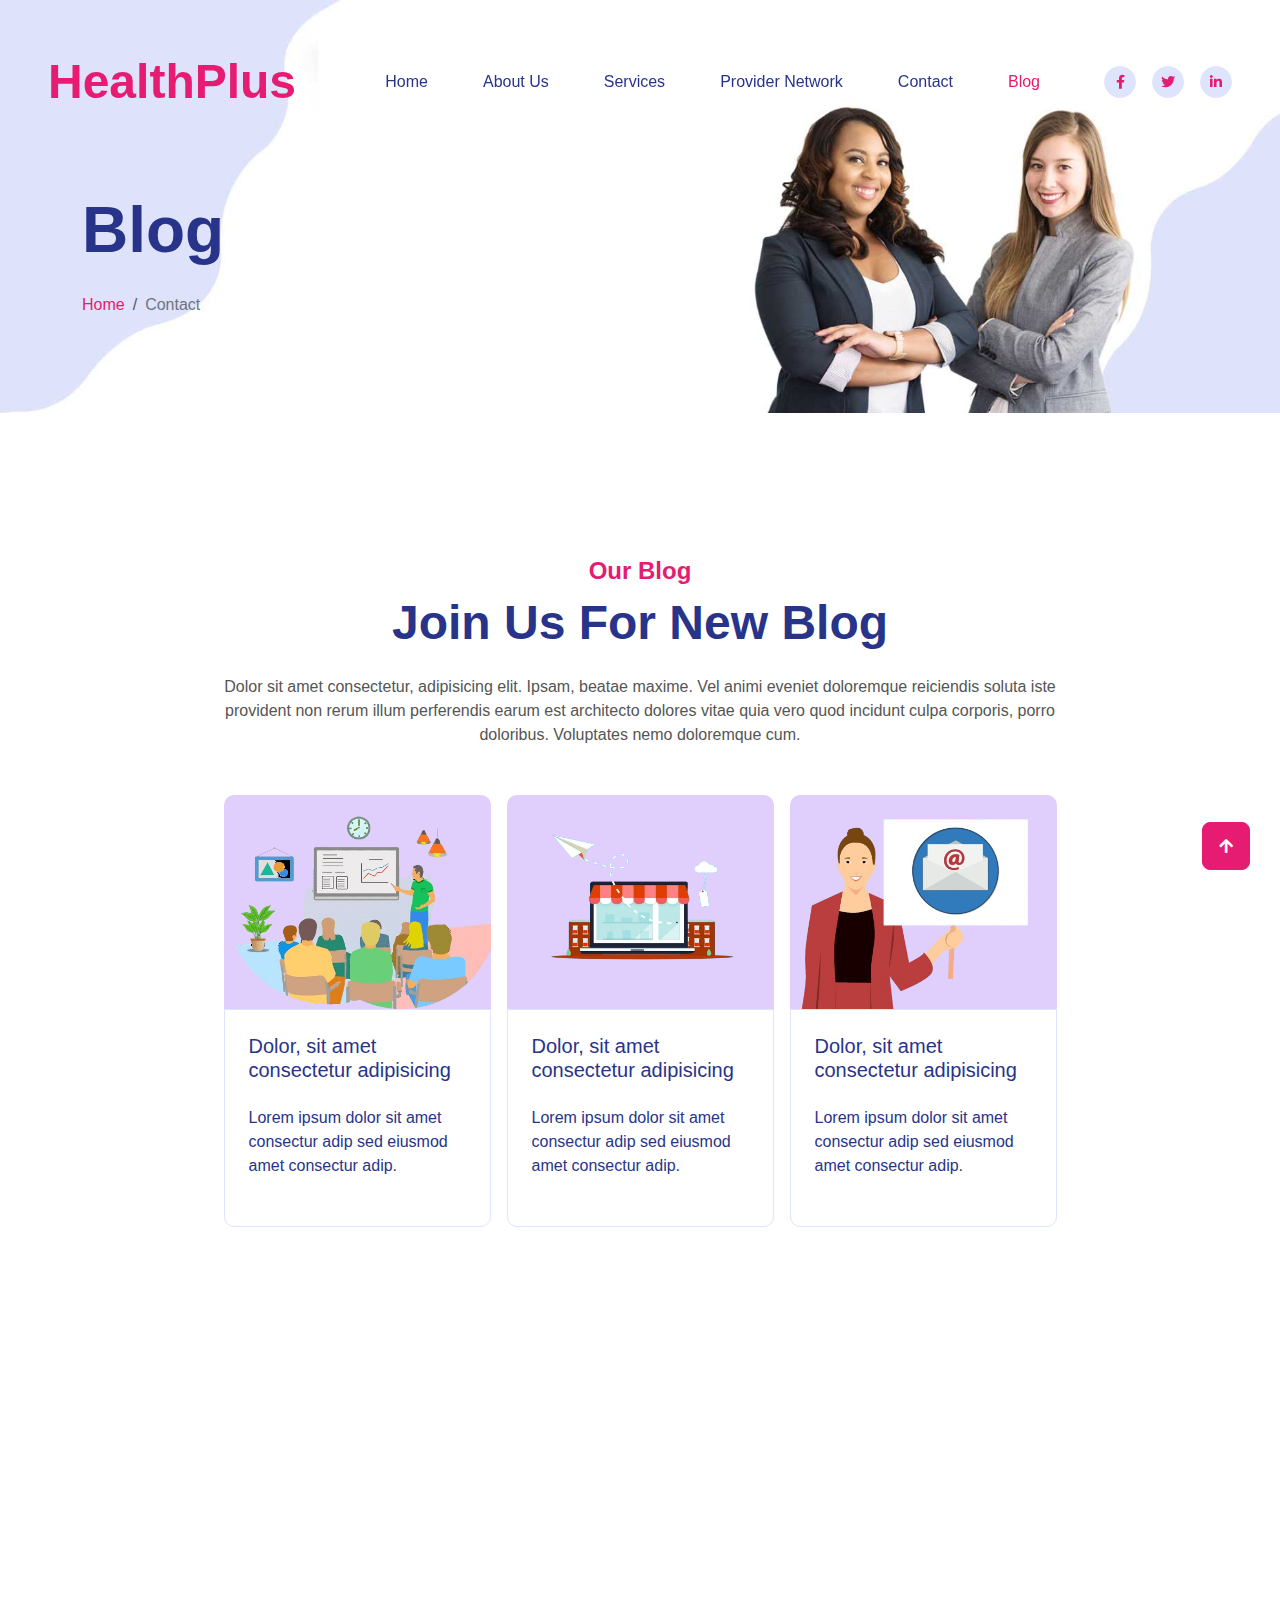
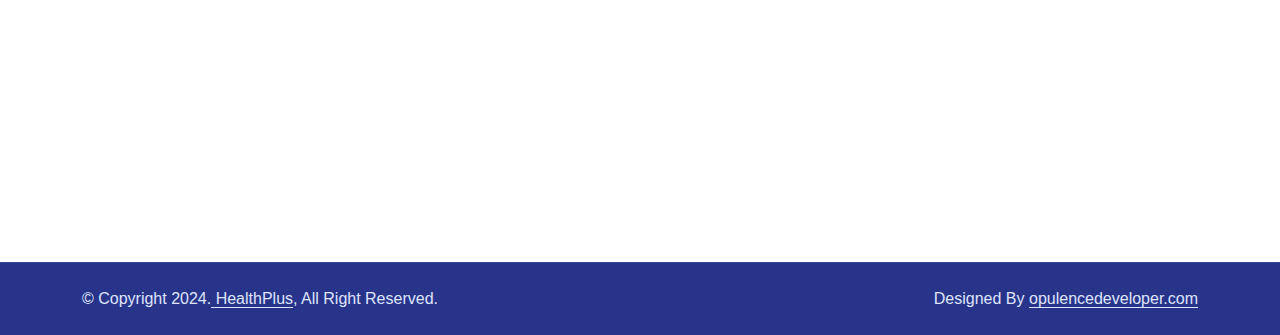
<file: public/blog.html>
<!DOCTYPE html>
<html lang="en">

    <head>
        <meta charset="utf-8">
        <title>Mailler - SaaS Website Template</title>
        <meta content="width=device-width, initial-scale=1.0" name="viewport">
        <meta content="" name="keywords">
        <meta content="" name="description">

        <!-- Google Web Fonts -->
        <link rel="preconnect" href="https://fonts.googleapis.com">
        <link rel="preconnect" href="https://fonts.gstatic.com" crossorigin>
        <link href="https://fonts.googleapis.com/css2?family=Plus+Jakarta+Sans:wght@500;600;700&family=Rubik:wght@400;500&display=swap" rel="stylesheet"> 

        <!-- Icon Font Stylesheet -->
        <link rel="stylesheet" href="https://use.fontawesome.com/releases/v5.15.4/css/all.css"/>
        <link href="https://cdn.jsdelivr.net/npm/bootstrap-icons@1.4.1/font/bootstrap-icons.css" rel="stylesheet">

        <!-- Libraries Stylesheet -->
        <link href="blog/lib/animate/animate.min.css" rel="stylesheet">
        <link href="blog/lib/owlcarousel/assets/owl.carousel.min.css" rel="stylesheet">
        <link href="blog/lib/lightbox/css/lightbox.min.css" rel="stylesheet">


        <!-- Customized Bootstrap Stylesheet -->
        <link href="blog/css/bootstrap.min.css" rel="stylesheet">

        <!-- Template Stylesheet -->
        <link href="blog/css/style.css" rel="stylesheet">
        <link href="css/bootstrap.min.css" rel="stylesheet">

        <!-- Template Stylesheet -->
        <link href="css/style.css" rel="stylesheet">
    </head>

    <body>

       <!-- Spinner Start -->
       <div id="spinner" class="show bg-white position-fixed translate-middle w-100 vh-100 top-50 start-50 d-flex align-items-center justify-content-center">
        <div class="spinner-border text-primary" role="status" style="width: 3rem; height: 3rem;"></div>
    </div>
    <!-- Spinner End -->


    <!-- Navbar Start -->
    <div class="container-fluid fixed-top px-0 wow fadeIn" data-wow-delay="0.1s">
        <div class="top-bar row gx-0 align-items-center d-none d-lg-flex">
        
        </div>
        

        <nav class="navbar navbar-expand-lg navbar-light py-lg-0 px-lg-5 wow fadeIn" data-wow-delay="0.1s">
            <a href="index.html" class="navbar-brand ms-4 ms-lg-0">
                <h1 class="display-5 text-primary m-0">HealthPlus</h1>
            </a>
            <button type="button" class="navbar-toggler me-4" data-bs-toggle="collapse" data-bs-target="#navbarCollapse">
                <span class="navbar-toggler-icon"></span>
            </button>
            <div class="collapse navbar-collapse" id="navbarCollapse">
                <div class="navbar-nav ms-auto p-4 p-lg-0">
                    <a href="index.html" class="nav-item nav-link">Home</a>
                    <a href="about.html" class="nav-item nav-link">About Us</a>
                    <a href="service.html" class="nav-item nav-link">Services</a> <a href="service.html" class="nav-item nav-link">Provider Network</a>
                    <!-- <div class="nav-item dropdown">
                        <a href="#" class="nav-link dropdown-toggle" data-bs-toggle="dropdown">Pages</a>
                        <div class="dropdown-menu border-light m-0">
                            <a href="project.html" class="dropdown-item">Projects</a>
                            <a href="feature.html" class="dropdown-item">Features</a>
                            <a href="team.html" class="dropdown-item">Team Member</a>
                            <a href="testimonial.html" class="dropdown-item">Testimonial</a>
                            <a href="404.html" class="dropdown-item">404 Page</a>
                        </div>
                    </div> -->
                    <a href="contact.html" class="nav-item nav-link">Contact</a>  <a href="blog.html" class="nav-item nav-link active">Blog</a>
                </div>
                <div class="d-none d-lg-flex ms-2">
                    <a class="btn btn-light btn-sm-square rounded-circle ms-3" href="">
                        <small class="fab fa-facebook-f text-primary"></small>
                    </a>
                    <a class="btn btn-light btn-sm-square rounded-circle ms-3" href="">
                        <small class="fab fa-twitter text-primary"></small>
                    </a>
                    <a class="btn btn-light btn-sm-square rounded-circle ms-3" href="">
                        <small class="fab fa-linkedin-in text-primary"></small>
                    </a>
                </div>
            </div>
        </nav>
    </div>
    <!-- Navbar End -->


    <!-- Page Header Start -->
    <div class="container-fluid page-header mb-5 wow fadeIn" data-wow-delay="0.1s">
        <div class="container">
            <h1 class="display-3 mb-4 animated slideInDown">Blog</h1>
            <nav aria-label="breadcrumb animated slideInDown">
                <ol class="breadcrumb mb-0">
                     <li class="breadcrumb-item"><a href="#">Home</a></li>
                  
                    <li class="breadcrumb-item active" aria-current="page">Contact</li>
                </ol>
            </nav>
        </div>
    </div>
    <!-- Page Header End -->


        <!-- Blog Start -->
        <div class="container-fluid blog py-5">
            <div class="container py-5">
                <div class="text-center mx-auto mb-5 wow fadeInUp" data-wow-delay="0.1s" style="max-width: 900px;">
                    <h4 class="text-primary">Our Blog</h4>
                    <h1 class="display-5 mb-4">Join Us For New Blog</h1>
                    <p class="mb-0">Dolor sit amet consectetur, adipisicing elit. Ipsam, beatae maxime. Vel animi eveniet doloremque reiciendis soluta iste provident non rerum illum perferendis earum est architecto dolores vitae quia vero quod incidunt culpa corporis, porro doloribus. Voluptates nemo doloremque cum.
                    </p>
                </div>
                <div class="row g-3 justify-content-center">
                    <div class="col-md-6 col-lg-4 col-xl-3 wow fadeInUp" data-wow-delay="0.1s">
                        <div class="blog-item">
                            <div class="blog-img">
                                <img src="img/blog-1.png" class="img-fluid w-100" alt="">
                                <!--  <div class="blog-info">
                                    <span><i class="fa fa-clock"></i> Dec 01.2024</span>
                                    <div class="d-flex">
                                        <span class="me-3"> 3 <i class="fa fa-heart"></i></span>
                                        <a href="#" class="text-white">0 <i class="fa fa-comment"></i></a>
                                    </div>
                                </div> -->
                            </div>
                            <div class="blog-content text-dark border p-4 ">
                                <h5 class="mb-4">Dolor, sit amet consectetur adipisicing</h5>
                                <p class="mb-4">Lorem ipsum dolor sit amet consectur adip sed eiusmod amet consectur adip.</p>
                                 
                            </div>
                        </div>
                    </div>
                    <div class="col-md-6 col-lg-4 col-xl-3 wow fadeInUp" data-wow-delay="0.5s">
                        <div class="blog-item">
                            <div class="blog-img">
                                <img src="img/blog-3.png" class="img-fluid w-100" alt="">
                                <!-- <div class="blog-info">
                                    <span><i class="fa fa-clock"></i> Dec 01.2024</span>
                                    <div class="d-flex">
                                        <span class="me-3"> 3 <i class="fa fa-heart"></i></span>
                                        <a href="#" class="text-white">0 <i class="fa fa-comment"></i></a>
                                    </div>
                                </div> -->
                            </div>
                            <div class="blog-content text-dark border p-4 ">
                                <h5 class="mb-4">Dolor, sit amet consectetur adipisicing</h5>
                                <p class="mb-4">Lorem ipsum dolor sit amet consectur adip sed eiusmod amet consectur adip.</p>
                                 
                            </div>
                        </div>
                    </div>
                    <div class="col-md-6 col-lg-4 col-xl-3 wow fadeInUp" data-wow-delay="0.7s">
                        <div class="blog-item">
                            <div class="blog-img">
                                <img src="img/blog-4.png" class="img-fluid w-100" alt="">
                                <!-- <div class="blog-info">
                                    <span><i class="fa fa-clock"></i> Dec 01.2024</span>
                                    <div class="d-flex">
                                        <span class="me-3"> 3 <i class="fa fa-heart"></i></span>
                                        <a href="#" class="text-white">0 <i class="fa fa-comment"></i></a>
                                    </div>
                                </div> -->
                            </div>
                            <div class="blog-content text-dark border p-4 ">
                                <h5 class="mb-4">Dolor, sit amet consectetur adipisicing</h5>
                                <p class="mb-4">Lorem ipsum dolor sit amet consectur adip sed eiusmod amet consectur adip.</p>
                                 
                            </div>
                        </div>
                    </div>
                </div>
            </div>
        </div>
        <!-- Blog End -->


    <!-- Footer Start -->
    <div class="container-fluid bg-dark text-light footer mt-5 py-5 wow fadeIn" data-wow-delay="0.1s">
        <div class="container py-5">
            <div class="row align-items-center justify-content-between g-5">
                <div class="col-lg-3 col-md-6">
                    <h4 class="text-white mb-4">Our Office</h4>
                    <p class="mb-2"><i class="fa fa-map-marker-alt me-3"></i>Suite 35 Tafawa Balewa Square, Onikan, Lagos, Nigeria</p>
                    <p class="mb-2">
                        <i class="fa fa-map-marker-alt me-3"></i>Suite 3-5, Ruchennam
                        Close, off Pinok Street, Ayaba-Umueze Road, Osisioma. Abia State
                      </p>
                    <p class="mb-2"><i class="fa fa-phone-alt me-3"></i>+234 814 741 46170</p>
                    <p class="mb-2"><i class="fa fa-envelope me-3"></i>contact@healthplus.com.ng</p>
                    <div class="d-flex pt-2">
                        <a class="btn btn-square btn-outline-light rounded-circle me-2" href=""><i class="fab fa-twitter"></i></a>
                        <a class="btn btn-square btn-outline-light rounded-circle me-2" href=""><i class="fab fa-facebook-f"></i></a>
                        <a class="btn btn-square btn-outline-light rounded-circle me-2" href=""><i class="fab fa-youtube"></i></a>
                        <a class="btn btn-square btn-outline-light rounded-circle me-2" href=""><i class="fab fa-linkedin-in"></i></a>
                    </div>
                </div>
                <div class="col-lg-3 col-md-6">
                    <h4 class="text-white mb-4">Services</h4>
                    <a class="btn btn-link" href="">Health Planning</a>
                    <a class="btn btn-link" href="">Health Investment</a>
                    <a class="btn btn-link" href="">Health Consultancy</a>
                     
                     <a class="btn btn-link" href="">Health Analysis</a>
                </div>
                <div class="col-lg-3 col-md-6">
                    <h4 class="text-white mb-4">Quick Links</h4>
                    <a class="btn btn-link" href="about.html">About Us</a>
                    <a class="btn btn-link" href="contact.html">Contact Us</a>
                    <a class="btn btn-link" href="service.html">Our Services</a>
                    <a class="btn btn-link" href="">Terms & Condition</a>
                    <a class="btn btn-link" href="blog.html">Blog</a>
                </div>
             
            </div>
        </div>
    </div>
    <!-- Footer End -->


    <!-- Copyright Start -->
    <div class="container-fluid copyright py-4">
        <div class="container">
            <div class="row">
                <div class="col-md-6 text-center text-md-start mb-3 mb-md-0">
                    &copy;  Copyright 2024.<a class="border-bottom" href="#"> HealthPlus</a>, All Right Reserved.
                </div>
                <div class="col-md-6 text-center text-md-end">
                    <!--/*** This template is free as long as you keep the footer author’s credit link/attribution link/backlink. If you'd like to use the template without the footer author’s credit link/attribution link/backlink, you can purchase the Credit Removal License from "https://htmlcodex.com/credit-removal". Thank you for your support. ***/-->
                    Designed By <a class="border-bottom" href="https://opulencedeveloper.com">opulencedeveloper.com</a>
                </div>
            </div>
        </div>
    </div>
    <!-- Copyright End -->


        <!-- Back to Top -->
        <a href="#" class="btn btn-primary btn-lg-square back-to-top"><i class="fa fa-arrow-up"></i></a>   

        
    <!-- JavaScript Libraries -->
    <script src="https://ajax.googleapis.com/ajax/libs/jquery/3.6.4/jquery.min.js"></script>
    <script src="https://cdn.jsdelivr.net/npm/bootstrap@5.0.0/dist/js/bootstrap.bundle.min.js"></script>
    <script src="blog/lib/wow/wow.min.js"></script>
    <script src="blog/lib/easing/easing.min.js"></script>
    <script src="blog/lib/waypoints/waypoints.min.js"></script>
    <script src="blog/lib/counterup/counterup.min.js"></script>
    <script src="blog/lib/owlcarousel/owl.carousel.min.js"></script>
    <script src="blog/lib/lightbox/js/lightbox.min.js"></script>
    

    <!-- Template Javascript -->
    <script src="blog/js/main.js"></script>
    </body>

</html>
</file>
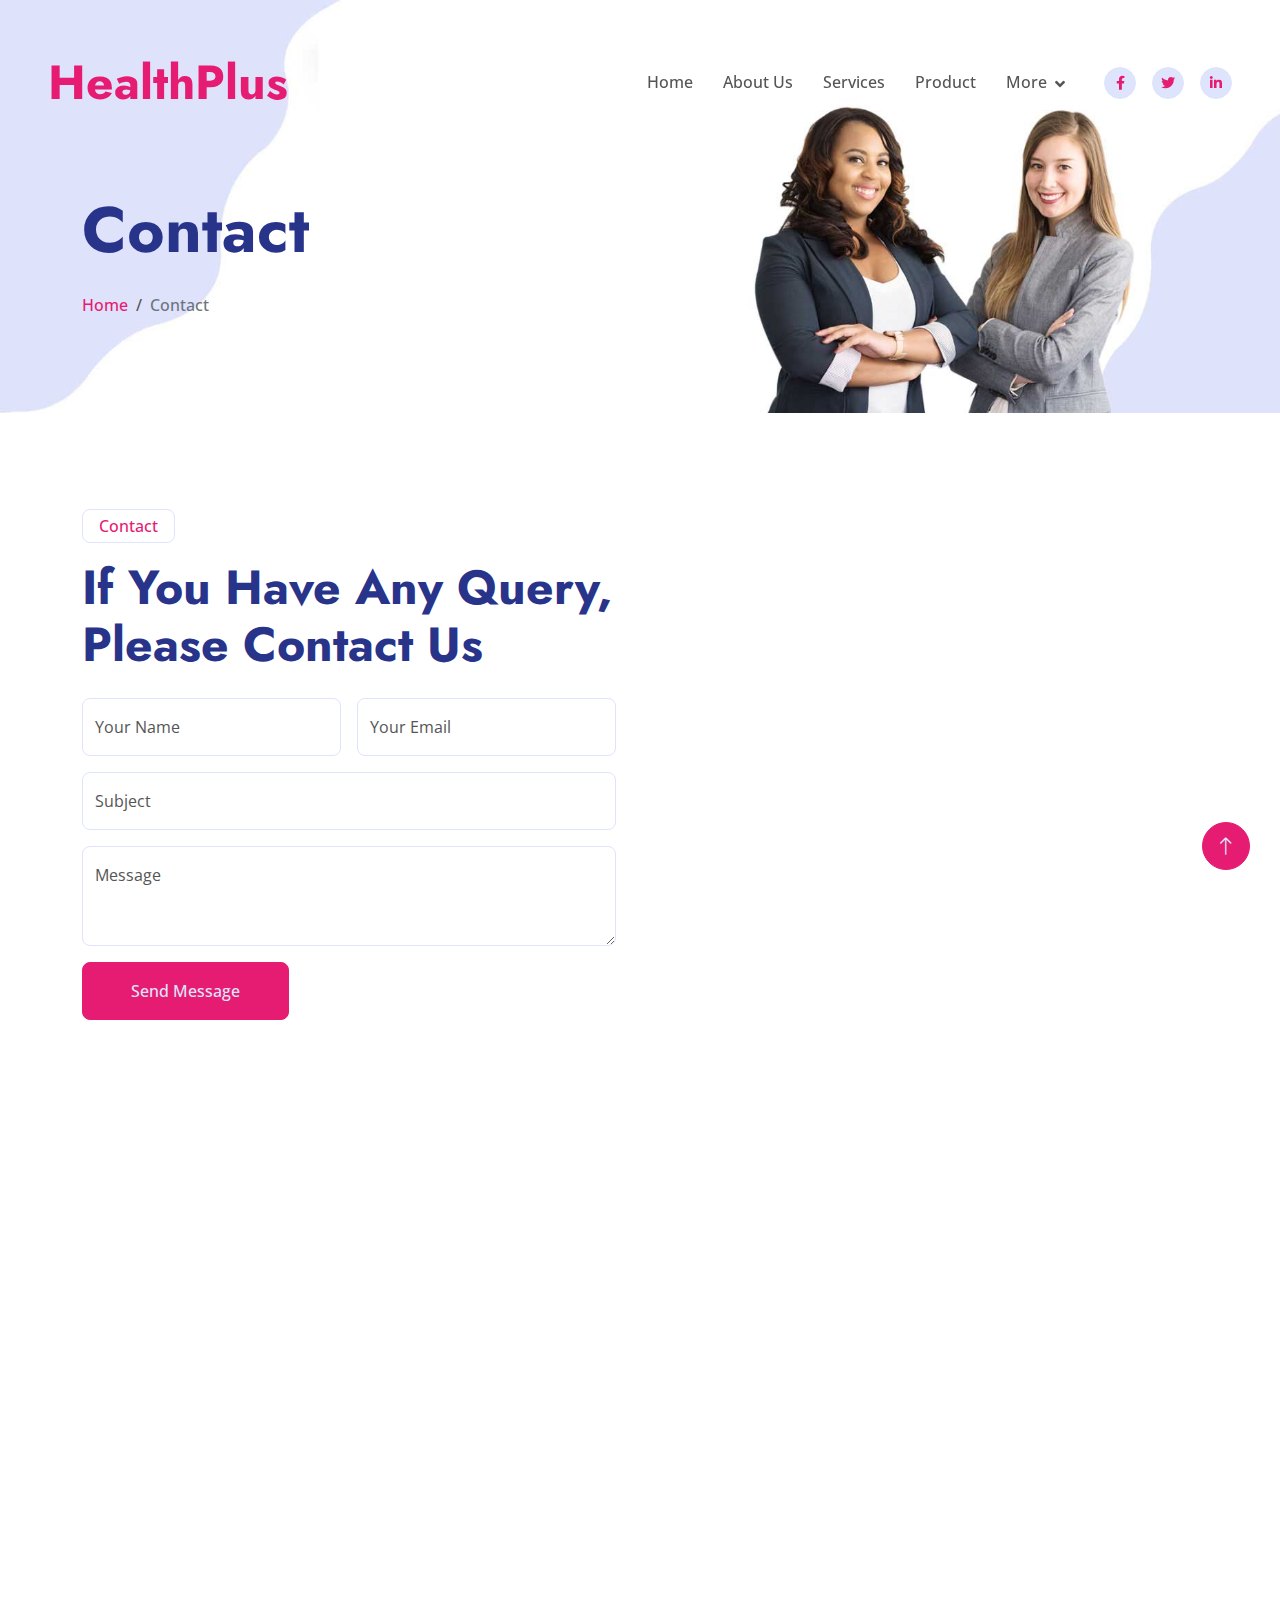
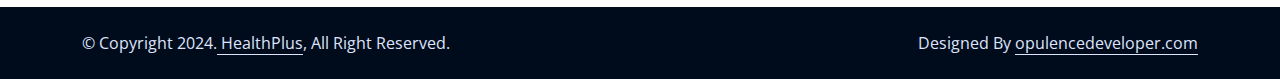
<file: public/contact.html>
<!DOCTYPE html>
<html lang="en">

<head>
    <meta charset="utf-8">
    <title>HealthPlus - Health Services</title>
    <meta content="width=device-width, initial-scale=1.0" name="viewport">
    <meta content="" name="keywords">
    <meta content="" name="description">

    <!-- Favicon -->
    <link href="img/favicon.ico" rel="icon">

    <!-- Google Web Fonts -->
    <link rel="preconnect" href="https://fonts.googleapis.com">
    <link rel="preconnect" href="https://fonts.gstatic.com" crossorigin>
    <link href="https://fonts.googleapis.com/css2?family=Jost:wght@500;600;700&family=Open+Sans:wght@400;500&display=swap" rel="stylesheet">  

    <!-- Icon Font Stylesheet -->
    <link href="https://cdnjs.cloudflare.com/ajax/libs/font-awesome/5.10.0/css/all.min.css" rel="stylesheet">
    <link href="https://cdn.jsdelivr.net/npm/bootstrap-icons@1.4.1/font/bootstrap-icons.css" rel="stylesheet">

    <!-- Libraries Stylesheet -->
    <link href="lib/animate/animate.min.css" rel="stylesheet">
    <link href="lib/owlcarousel/assets/owl.carousel.min.css" rel="stylesheet">

    <!-- Customized Bootstrap Stylesheet -->
    <link href="css/bootstrap.min.css" rel="stylesheet">

    <!-- Template Stylesheet -->
    <link href="css/style.css" rel="stylesheet">
</head>

<body>
    <!-- Spinner Start -->
    <div id="spinner" class="show bg-white position-fixed translate-middle w-100 vh-100 top-50 start-50 d-flex align-items-center justify-content-center">
        <div class="spinner-border text-primary" role="status" style="width: 3rem; height: 3rem;"></div>
    </div>
    <!-- Spinner End -->


    <!-- Navbar Start -->
    <div class="container-fluid fixed-top px-0 wow fadeIn" data-wow-delay="0.1s">
        <div class="top-bar row gx-0 align-items-center d-none d-lg-flex">
        
        </div>
        

        <nav class="navbar navbar-expand-lg navbar-light py-lg-0 px-lg-5 wow fadeIn" data-wow-delay="0.1s">
            <a href="index.html" class="navbar-brand ms-4 ms-lg-0">
                <h1 class="display-5 text-primary m-0">HealthPlus</h1>
            </a>
            <button type="button" class="navbar-toggler me-4" data-bs-toggle="collapse" data-bs-target="#navbarCollapse">
                <span class="navbar-toggler-icon"></span>
            </button>
            <div class="collapse navbar-collapse" id="navbarCollapse">
                <div class="navbar-nav ms-auto p-4 p-lg-0">
                    <a href="index.html" class="nav-item nav-link">Home</a>
                    <a href="about.html" class="nav-item nav-link">About Us</a>
                    <a href="service.html" class="nav-item nav-link">Services</a>
                    <a href="product.html" class="nav-item nav-link">Product</a>

            <div class="nav-item dropdown">
              <a
                href="#"
                class="nav-link dropdown-toggle"
                data-bs-toggle="dropdown"
                >More</a
              >
              <div class="dropdown-menu border-light m-0">
                <a href="providernetwork.html" class="dropdown-item">Provider Network</a>
                <a href="contact.html" class="dropdown-item">Contact</a>
                <a href="blog.html" class="dropdown-item">Blog</a>

                <!--  <a href="testimonial.html" class="dropdown-item">Testimonial</a>
                            <a href="404.html" class="dropdown-item">404 Page</a>  -->
              </div>
            </div>
                    <!-- <div class="nav-item dropdown">
                        <a href="#" class="nav-link dropdown-toggle" data-bs-toggle="dropdown">Pages</a>
                        <div class="dropdown-menu border-light m-0">
                            <a href="project.html" class="dropdown-item">Projects</a>
                            <a href="feature.html" class="dropdown-item">Features</a>
                            <a href="team.html" class="dropdown-item">Team Member</a>
                            <a href="testimonial.html" class="dropdown-item">Testimonial</a>
                            <a href="404.html" class="dropdown-item">404 Page</a>
                        </div>
                    </div> -->
                    <!-- <a href="contact.html" class="nav-item nav-link active">Contact</a>
                    <a href="blog.html" class="nav-item nav-link">Blog</a> -->
                </div>
                <div class="d-none d-lg-flex ms-2">
                    <a class="btn btn-light btn-sm-square rounded-circle ms-3" href="">
                        <small class="fab fa-facebook-f text-primary"></small>
                    </a>
                    <a class="btn btn-light btn-sm-square rounded-circle ms-3" href="">
                        <small class="fab fa-twitter text-primary"></small>
                    </a>
                    <a class="btn btn-light btn-sm-square rounded-circle ms-3" href="">
                        <small class="fab fa-linkedin-in text-primary"></small>
                    </a>
                </div>
            </div>
        </nav>
    </div>
    <!-- Navbar End -->


    <!-- Page Header Start -->
    <div class="container-fluid page-header mb-5 wow fadeIn" data-wow-delay="0.1s">
        <div class="container">
            <h1 class="display-3 mb-4 animated slideInDown">Contact</h1>
            <nav aria-label="breadcrumb animated slideInDown">
                <ol class="breadcrumb mb-0">
                     <li class="breadcrumb-item"><a href="#">Home</a></li>
                  
                    <li class="breadcrumb-item active" aria-current="page">Contact</li>
                </ol>
            </nav>
        </div>
    </div>
    <!-- Page Header End -->


    <!-- Contact Start -->
    <div class="container-xxl py-5">
        <div class="container">
            <div class="row g-5">
                <div class="col-lg-6 wow fadeIn" data-wow-delay="0.1s">
                    <p class="d-inline-block border rounded text-primary fw-semi-bold py-1 px-3">Contact</p>
                    <h1 class="display-5 mb-4">If You Have Any Query, Please Contact Us</h1>
                   
                    <form>
                        <div class="row g-3">
                            <div class="col-md-6">
                                <div class="form-floating">
                                    <input type="text" class="form-control" id="name" placeholder="Your Name">
                                    <label for="name">Your Name</label>
                                </div>
                            </div>
                            <div class="col-md-6">
                                <div class="form-floating">
                                    <input type="email" class="form-control" id="email" placeholder="Your Email">
                                    <label for="email">Your Email</label>
                                </div>
                            </div>
                            <div class="col-12">
                                <div class="form-floating">
                                    <input type="text" class="form-control" id="subject" placeholder="Subject">
                                    <label for="subject">Subject</label>
                                </div>
                            </div>
                            <div class="col-12">
                                <div class="form-floating">
                                    <textarea class="form-control" placeholder="Leave a message here" id="message" style="height: 100px"></textarea>
                                    <label for="message">Message</label>
                                </div>
                            </div>
                            <div class="col-12">
                                <button class="btn btn-primary py-3 px-5" type="submit">Send Message</button>
                            </div>
                        </div>
                    </form>
                </div>
                <div class="col-lg-6 wow fadeIn" data-wow-delay="0.5s" style="min-height: 450px;">
                    <div class="position-relative rounded overflow-hidden h-100">
                        <iframe class="position-relative w-100 h-100"
                        src="https://www.google.com/maps/embed?pb=!1m18!1m12!1m3!1d3001156.4288297426!2d-78.01371936852176!3d42.72876761954724!2m3!1f0!2f0!3f0!3m2!1i1024!2i768!4f13.1!3m3!1m2!1s0x4ccc4bf0f123a5a9%3A0xddcfc6c1de189567!2sNew%20York%2C%20USA!5e0!3m2!1sen!2sbd!4v1603794290143!5m2!1sen!2sbd"
                        frameborder="0" style="min-height: 450px; border:0;" allowfullscreen="" aria-hidden="false"
                        tabindex="0"></iframe>
                    </div>
                </div>
            </div>
        </div>
    </div>
    <!-- Contact End -->


    <!-- Footer Start -->
    <div class="container-fluid bg-dark text-light footer mt-5 py-5 wow fadeIn" data-wow-delay="0.1s">
        <div class="container py-5">
             <div class="row align-items-start justify-content-between g-5">
                <div class="col-lg-3 col-md-6">
                    <h4 class="text-white mb-4">Our Office</h4>
                    <p class="mb-2"><i class="fa fa-map-marker-alt me-3"></i>Suite 35 Tafawa Balewa Square, Onikan, Lagos, Nigeria</p>
                    <p class="mb-2">
                        <i class="fa fa-map-marker-alt me-3"></i>Suite 3-5, Ruchennam
                        Close, off Pinok Street, Ayaba-Umueze Road, Osisioma. Abia State
                      </p>
                    <p class="mb-2"><i class="fa fa-phone-alt me-3"></i>+234 814 741 46170</p>
                    <p class="mb-2"><i class="fa fa-envelope me-3"></i>contact@healthplus.com.ng</p>
                    <div class="d-flex pt-2">
                        <a class="btn btn-square btn-outline-light rounded-circle me-2" href=""><i class="fab fa-twitter"></i></a>
                        <a class="btn btn-square btn-outline-light rounded-circle me-2" href=""><i class="fab fa-facebook-f"></i></a>
                        <a class="btn btn-square btn-outline-light rounded-circle me-2" href=""><i class="fab fa-youtube"></i></a>
                        <a class="btn btn-square btn-outline-light rounded-circle me-2" href=""><i class="fab fa-linkedin-in"></i></a>
                    </div>
                </div>
                <div class="col-lg-3 col-md-6">
                    <h4 class="text-white mb-4">Services</h4>
                    <a class="btn btn-link" href="">Health Planning</a>
                    <a class="btn btn-link" href="">Health Investment</a>
                    <a class="btn btn-link" href="">Health Consultancy</a>
                     
                     <a class="btn btn-link" href="">Health Analysis</a>
                </div>
                <div class="col-lg-3 col-md-6">
                    <h4 class="text-white mb-4">Quick Links</h4>
                    <a class="btn btn-link" href="about.html">About Us</a>
                    <a class="btn btn-link" href="contact.html">Contact Us</a>
                    <a class="btn btn-link" href="service.html">Our Services</a>
                    <a class="btn btn-link" href="">Terms & Condition</a>
                    <a class="btn btn-link" href="blog.html">Blog</a>
                </div>
                
            </div>
        </div>
    </div>
    <!-- Footer End -->


    <!-- Copyright Start -->
    <div class="container-fluid copyright py-4">
        <div class="container">
            <div class="row">
                <div class="col-md-6 text-center text-md-start mb-3 mb-md-0">
                    &copy;  Copyright 2024.<a class="border-bottom" href="#"> HealthPlus</a>, All Right Reserved.
                </div>
                <div class="col-md-6 text-center text-md-end">
                    <!--/*** This template is free as long as you keep the footer author’s credit link/attribution link/backlink. If you'd like to use the template without the footer author’s credit link/attribution link/backlink, you can purchase the Credit Removal License from "https://htmlcodex.com/credit-removal". Thank you for your support. ***/-->
                    Designed By <a class="border-bottom" href="https://opulencedeveloper.com">opulencedeveloper.com</a>
                </div>
            </div>
        </div>
    </div>
    <!-- Copyright End -->


    <!-- Back to Top -->
    <a href="#" class="btn btn-lg btn-primary btn-lg-square rounded-circle back-to-top"><i class="bi bi-arrow-up"></i></a>


    <!-- JavaScript Libraries -->
    <script src="https://code.jquery.com/jquery-3.4.1.min.js"></script>
    <script src="https://cdn.jsdelivr.net/npm/bootstrap@5.0.0/dist/js/bootstrap.bundle.min.js"></script>
    <script src="lib/wow/wow.min.js"></script>
    <script src="lib/easing/easing.min.js"></script>
    <script src="lib/waypoints/waypoints.min.js"></script>
    <script src="lib/owlcarousel/owl.carousel.min.js"></script>
    <script src="lib/counterup/counterup.min.js"></script>

    <!-- Template Javascript -->
    <script src="js/main.js"></script>
</body>

</html>
</file>
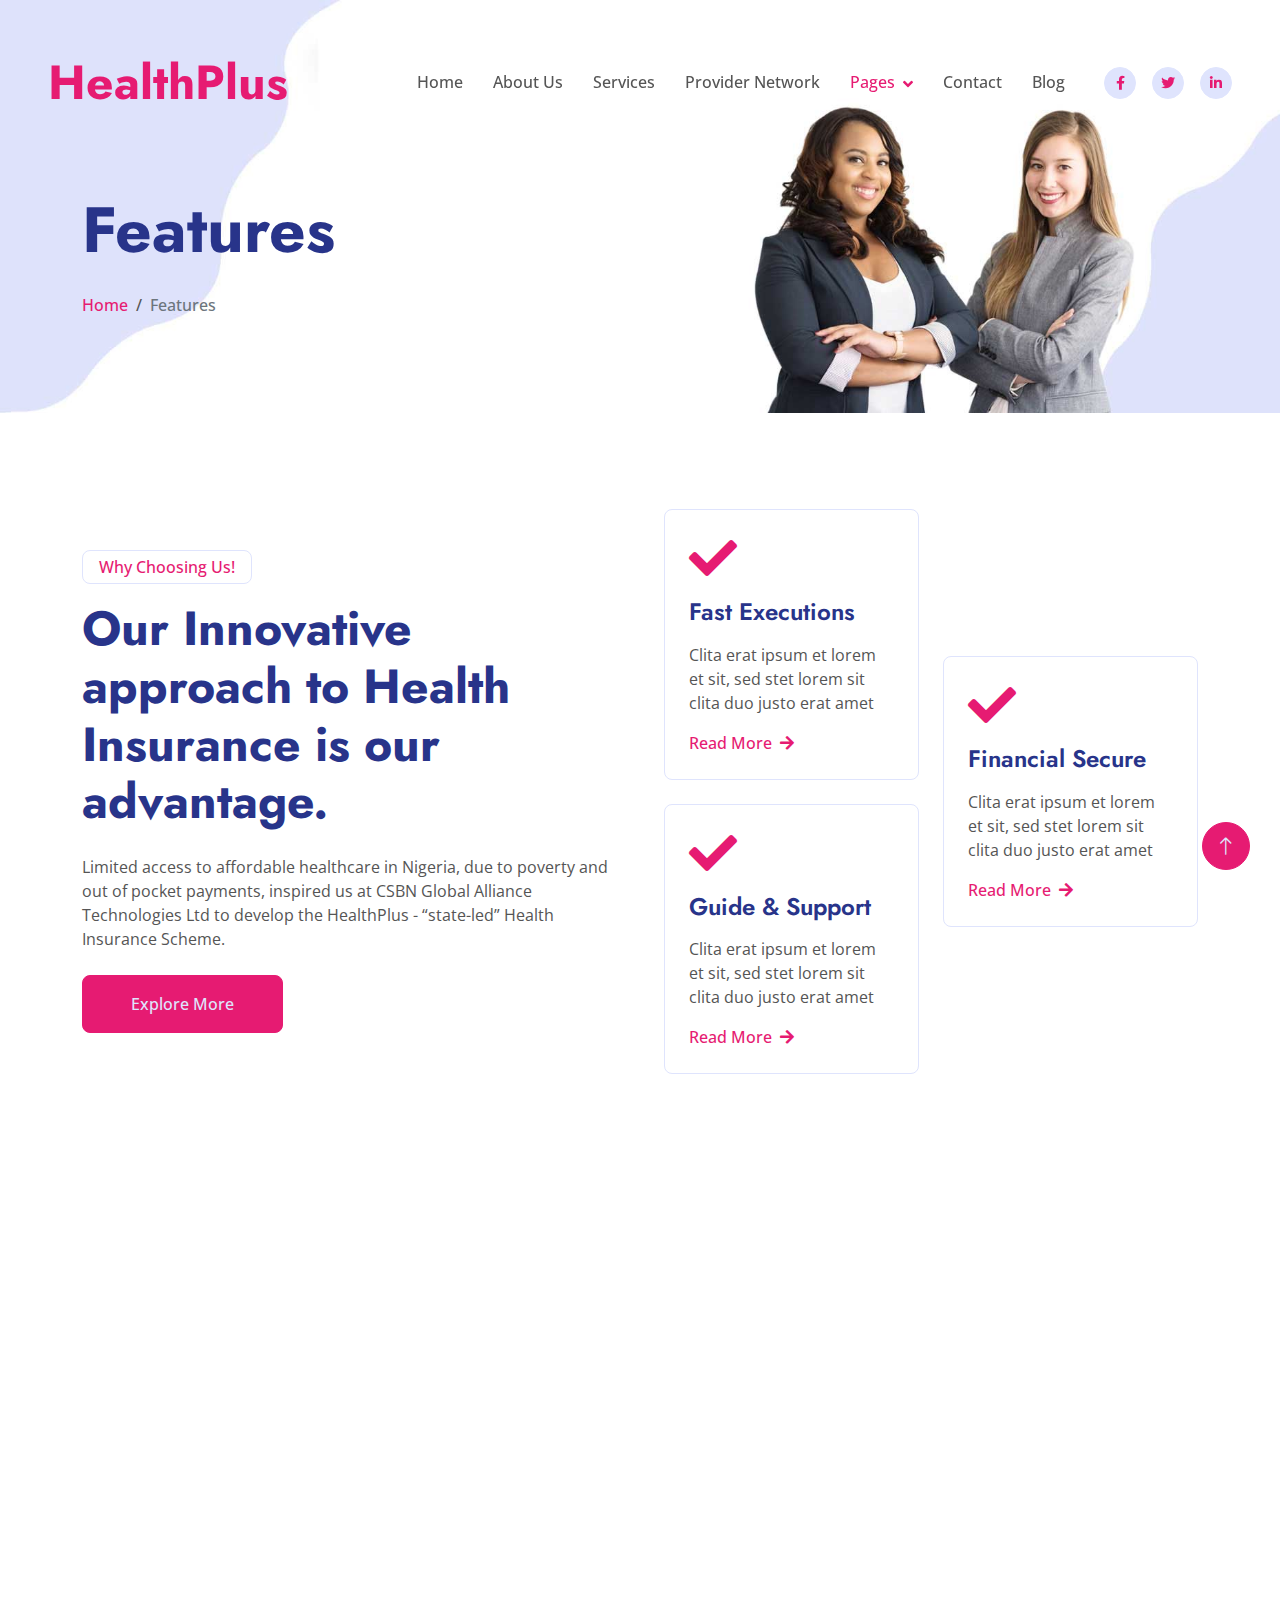
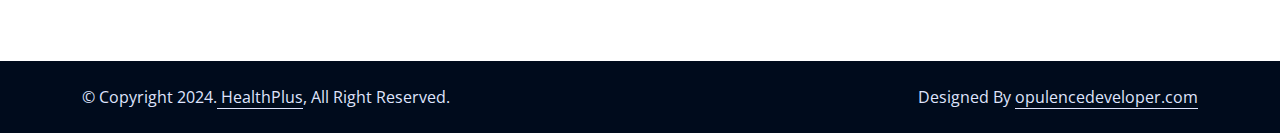
<file: public/feature.html>
<!DOCTYPE html>
<html lang="en">

<head>
    <meta charset="utf-8">
    <title>HealthPlus - Health Services</title>
    <meta content="width=device-width, initial-scale=1.0" name="viewport">
    <meta content="" name="keywords">
    <meta content="" name="description">

    <!-- Favicon -->
    <link href="img/favicon.ico" rel="icon">

    <!-- Google Web Fonts -->
    <link rel="preconnect" href="https://fonts.googleapis.com">
    <link rel="preconnect" href="https://fonts.gstatic.com" crossorigin>
    <link href="https://fonts.googleapis.com/css2?family=Jost:wght@500;600;700&family=Open+Sans:wght@400;500&display=swap" rel="stylesheet">  

    <!-- Icon Font Stylesheet -->
    <link href="https://cdnjs.cloudflare.com/ajax/libs/font-awesome/5.10.0/css/all.min.css" rel="stylesheet">
    <link href="https://cdn.jsdelivr.net/npm/bootstrap-icons@1.4.1/font/bootstrap-icons.css" rel="stylesheet">

    <!-- Libraries Stylesheet -->
    <link href="lib/animate/animate.min.css" rel="stylesheet">
    <link href="lib/owlcarousel/assets/owl.carousel.min.css" rel="stylesheet">

    <!-- Customized Bootstrap Stylesheet -->
    <link href="css/bootstrap.min.css" rel="stylesheet">

    <!-- Template Stylesheet -->
    <link href="css/style.css" rel="stylesheet">
</head>

<body>
    <!-- Spinner Start -->
    <div id="spinner" class="show bg-white position-fixed translate-middle w-100 vh-100 top-50 start-50 d-flex align-items-center justify-content-center">
        <div class="spinner-border text-primary" role="status" style="width: 3rem; height: 3rem;"></div>
    </div>
    <!-- Spinner End -->


    <!-- Navbar Start -->
    <div class="container-fluid fixed-top px-0 wow fadeIn" data-wow-delay="0.1s">
        <div class="top-bar row gx-0 align-items-center d-none d-lg-flex">
        
        </div>
        

        <nav class="navbar navbar-expand-lg navbar-light py-lg-0 px-lg-5 wow fadeIn" data-wow-delay="0.1s">
            <a href="index.html" class="navbar-brand ms-4 ms-lg-0">
                <h1 class="display-5 text-primary m-0">HealthPlus</h1>
            </a>
            <button type="button" class="navbar-toggler me-4" data-bs-toggle="collapse" data-bs-target="#navbarCollapse">
                <span class="navbar-toggler-icon"></span>
            </button>
            <div class="collapse navbar-collapse" id="navbarCollapse">
                <div class="navbar-nav ms-auto p-4 p-lg-0">
                    <a href="index.html" class="nav-item nav-link">Home</a>
                    <a href="about.html" class="nav-item nav-link">About Us</a>
                    <a href="service.html" class="nav-item nav-link">Services</a> <a href="service.html" class="nav-item nav-link">Provider Network</a>
                    <div class="nav-item dropdown">
                        <a href="#" class="nav-link dropdown-toggle active" data-bs-toggle="dropdown">Pages</a>
                        <div class="dropdown-menu border-light m-0">
                            <a href="project.html" class="dropdown-item">Projects</a>
                            <a href="feature.html" class="dropdown-item active">Features</a>
                            <a href="team.html" class="dropdown-item">Team Member</a>
                            <a href="testimonial.html" class="dropdown-item">Testimonial</a>
                            <a href="404.html" class="dropdown-item">404 Page</a>
                        </div>
                    </div>
                    <a href="contact.html" class="nav-item nav-link">Contact</a> <a href="blog.html" class="nav-item nav-link">Blog</a>
                </div>
                <div class="d-none d-lg-flex ms-2">
                    <a class="btn btn-light btn-sm-square rounded-circle ms-3" href="">
                        <small class="fab fa-facebook-f text-primary"></small>
                    </a>
                    <a class="btn btn-light btn-sm-square rounded-circle ms-3" href="">
                        <small class="fab fa-twitter text-primary"></small>
                    </a>
                    <a class="btn btn-light btn-sm-square rounded-circle ms-3" href="">
                        <small class="fab fa-linkedin-in text-primary"></small>
                    </a>
                </div>
            </div>
        </nav>
    </div>
    <!-- Navbar End -->


    <!-- Page Header Start -->
    <div class="container-fluid page-header mb-5 wow fadeIn" data-wow-delay="0.1s">
        <div class="container">
            <h1 class="display-3 mb-4 animated slideInDown">Features</h1>
            <nav aria-label="breadcrumb animated slideInDown">
                <ol class="breadcrumb mb-0">
                     <li class="breadcrumb-item"><a href="#">Home</a></li>
                  
                    <li class="breadcrumb-item active" aria-current="page">Features</li>
                </ol>
            </nav>
        </div>
    </div>
    <!-- Page Header End -->


    <!-- Features Start -->
    <div class="container-xxl feature py-5">
        <div class="container">
            <div class="row g-5 align-items-center">
                <div class="col-lg-6 wow fadeInUp" data-wow-delay="0.1s">
                    <p class="d-inline-block border rounded text-primary fw-semi-bold py-1 px-3">Why Choosing Us!</p>
                    <h1 class="display-5 mb-4">Our Innovative approach to Health Insurance is our advantage. </h1>
                    <p class="mb-4">Limited access to affordable healthcare in Nigeria, due to poverty and out of pocket payments, inspired us at CSBN Global Alliance Technologies Ltd to develop the HealthPlus - “state-led” Health Insurance Scheme.  </p>
                    <a class="btn btn-primary py-3 px-5" href="">Explore More</a>
                </div>
                <div class="col-lg-6">
                    <div class="row g-4 align-items-center">
                        <div class="col-md-6">
                            <div class="row g-4">
                                <div class="col-12 wow fadeIn" data-wow-delay="0.3s">
                                    <div class="feature-box border rounded p-4">
                                        <i class="fa fa-check fa-3x text-primary mb-3"></i>
                                        <h4 class="mb-3">Fast Executions</h4>
                                        <p class="mb-3">Clita erat ipsum et lorem et sit, sed stet lorem sit clita duo justo erat amet</p>
                                        <a class="fw-semi-bold" href="">Read More <i class="fa fa-arrow-right ms-1"></i></a>
                                    </div>
                                </div>
                                <div class="col-12 wow fadeIn" data-wow-delay="0.5s">
                                    <div class="feature-box border rounded p-4">
                                        <i class="fa fa-check fa-3x text-primary mb-3"></i>
                                        <h4 class="mb-3">Guide & Support</h4>
                                        <p class="mb-3">Clita erat ipsum et lorem et sit, sed stet lorem sit clita duo justo erat amet</p>
                                        <a class="fw-semi-bold" href="">Read More <i class="fa fa-arrow-right ms-1"></i></a>
                                    </div>
                                </div>
                            </div>
                        </div>
                        <div class="col-md-6 wow fadeIn" data-wow-delay="0.7s">
                            <div class="feature-box border rounded p-4">
                                <i class="fa fa-check fa-3x text-primary mb-3"></i>
                                <h4 class="mb-3">Financial Secure</h4>
                                <p class="mb-3">Clita erat ipsum et lorem et sit, sed stet lorem sit clita duo justo erat amet</p>
                                <a class="fw-semi-bold" href="">Read More <i class="fa fa-arrow-right ms-1"></i></a>
                            </div>
                        </div>
                    </div>
                </div>
            </div>
        </div>
    </div>
    <!-- Features End -->
        

    <!-- Footer Start -->
    <div class="container-fluid bg-dark text-light footer mt-5 py-5 wow fadeIn" data-wow-delay="0.1s">
        <div class="container py-5">
             <div class="row align-items-start justify-content-between g-5">
                <div class="col-lg-3 col-md-6">
                    <h4 class="text-white mb-4">Our Office</h4>
                    <p class="mb-2"><i class="fa fa-map-marker-alt me-3"></i>Suite 35 Tafawa Balewa Square, Onikan, Lagos, Nigeria</p>
                    <p class="mb-2">
                        <i class="fa fa-map-marker-alt me-3"></i>Suite 3-5, Ruchennam
                        Close, off Pinok Street, Ayaba-Umueze Road, Osisioma. Abia State
                      </p>
                    <p class="mb-2"><i class="fa fa-phone-alt me-3"></i>+234 814 741 46170</p>
                    <p class="mb-2"><i class="fa fa-envelope me-3"></i>contact@healthplus.com.ng</p>
                    <div class="d-flex pt-2">
                        <a class="btn btn-square btn-outline-light rounded-circle me-2" href=""><i class="fab fa-twitter"></i></a>
                        <a class="btn btn-square btn-outline-light rounded-circle me-2" href=""><i class="fab fa-facebook-f"></i></a>
                        <a class="btn btn-square btn-outline-light rounded-circle me-2" href=""><i class="fab fa-youtube"></i></a>
                        <a class="btn btn-square btn-outline-light rounded-circle me-2" href=""><i class="fab fa-linkedin-in"></i></a>
                    </div>
                </div>
                <div class="col-lg-3 col-md-6">
                    <h4 class="text-white mb-4">Services</h4>
                    <a class="btn btn-link" href="">Health Planning</a>
                    <a class="btn btn-link" href="">Health Investment</a>
                    <a class="btn btn-link" href="">Health Consultancy</a>
                     
                     <a class="btn btn-link" href="">Health Analysis</a>
                </div>
                <div class="col-lg-3 col-md-6">
                    <h4 class="text-white mb-4">Quick Links</h4>
                    <a class="btn btn-link" href="about.html">About Us</a>
                    <a class="btn btn-link" href="contact.html">Contact Us</a>
                    <a class="btn btn-link" href="service.html">Our Services</a>
                    <a class="btn btn-link" href="">Terms & Condition</a>
                    <a class="btn btn-link" href="blog.html">Blog</a>
                </div>
                
            </div>
        </div>
    </div>
    <!-- Footer End -->


    <!-- Copyright Start -->
    <div class="container-fluid copyright py-4">
        <div class="container">
            <div class="row">
                <div class="col-md-6 text-center text-md-start mb-3 mb-md-0">
                    &copy;  Copyright 2024.<a class="border-bottom" href="#"> HealthPlus</a>, All Right Reserved.
                </div>
                <div class="col-md-6 text-center text-md-end">
                    <!--/*** This template is free as long as you keep the footer author’s credit link/attribution link/backlink. If you'd like to use the template without the footer author’s credit link/attribution link/backlink, you can purchase the Credit Removal License from "https://htmlcodex.com/credit-removal". Thank you for your support. ***/-->
                    Designed By <a class="border-bottom" href="https://opulencedeveloper.com">opulencedeveloper.com</a>
                </div>
            </div>
        </div>
    </div>
    <!-- Copyright End -->


    <!-- Back to Top -->
    <a href="#" class="btn btn-lg btn-primary btn-lg-square rounded-circle back-to-top"><i class="bi bi-arrow-up"></i></a>


    <!-- JavaScript Libraries -->
    <script src="https://code.jquery.com/jquery-3.4.1.min.js"></script>
    <script src="https://cdn.jsdelivr.net/npm/bootstrap@5.0.0/dist/js/bootstrap.bundle.min.js"></script>
    <script src="lib/wow/wow.min.js"></script>
    <script src="lib/easing/easing.min.js"></script>
    <script src="lib/waypoints/waypoints.min.js"></script>
    <script src="lib/owlcarousel/owl.carousel.min.js"></script>
    <script src="lib/counterup/counterup.min.js"></script>

    <!-- Template Javascript -->
    <script src="js/main.js"></script>
</body>

</html>
</file>
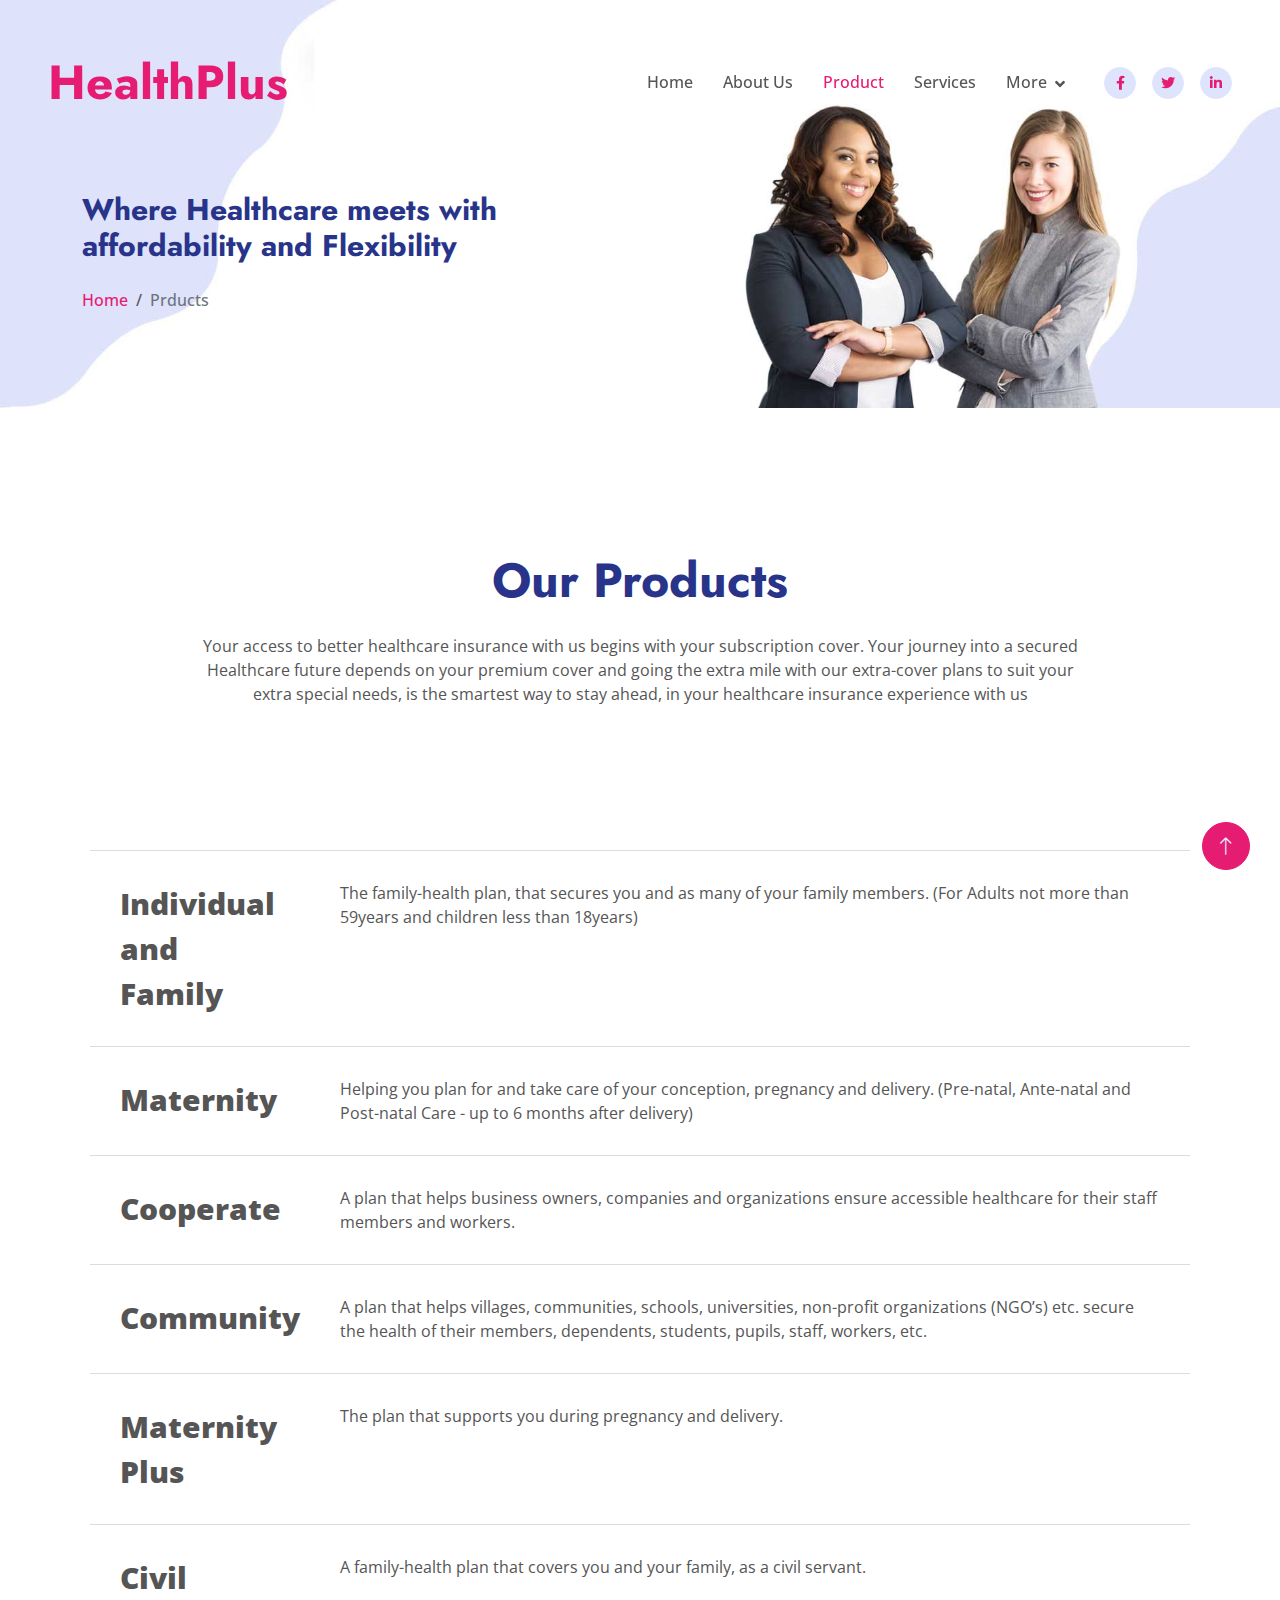
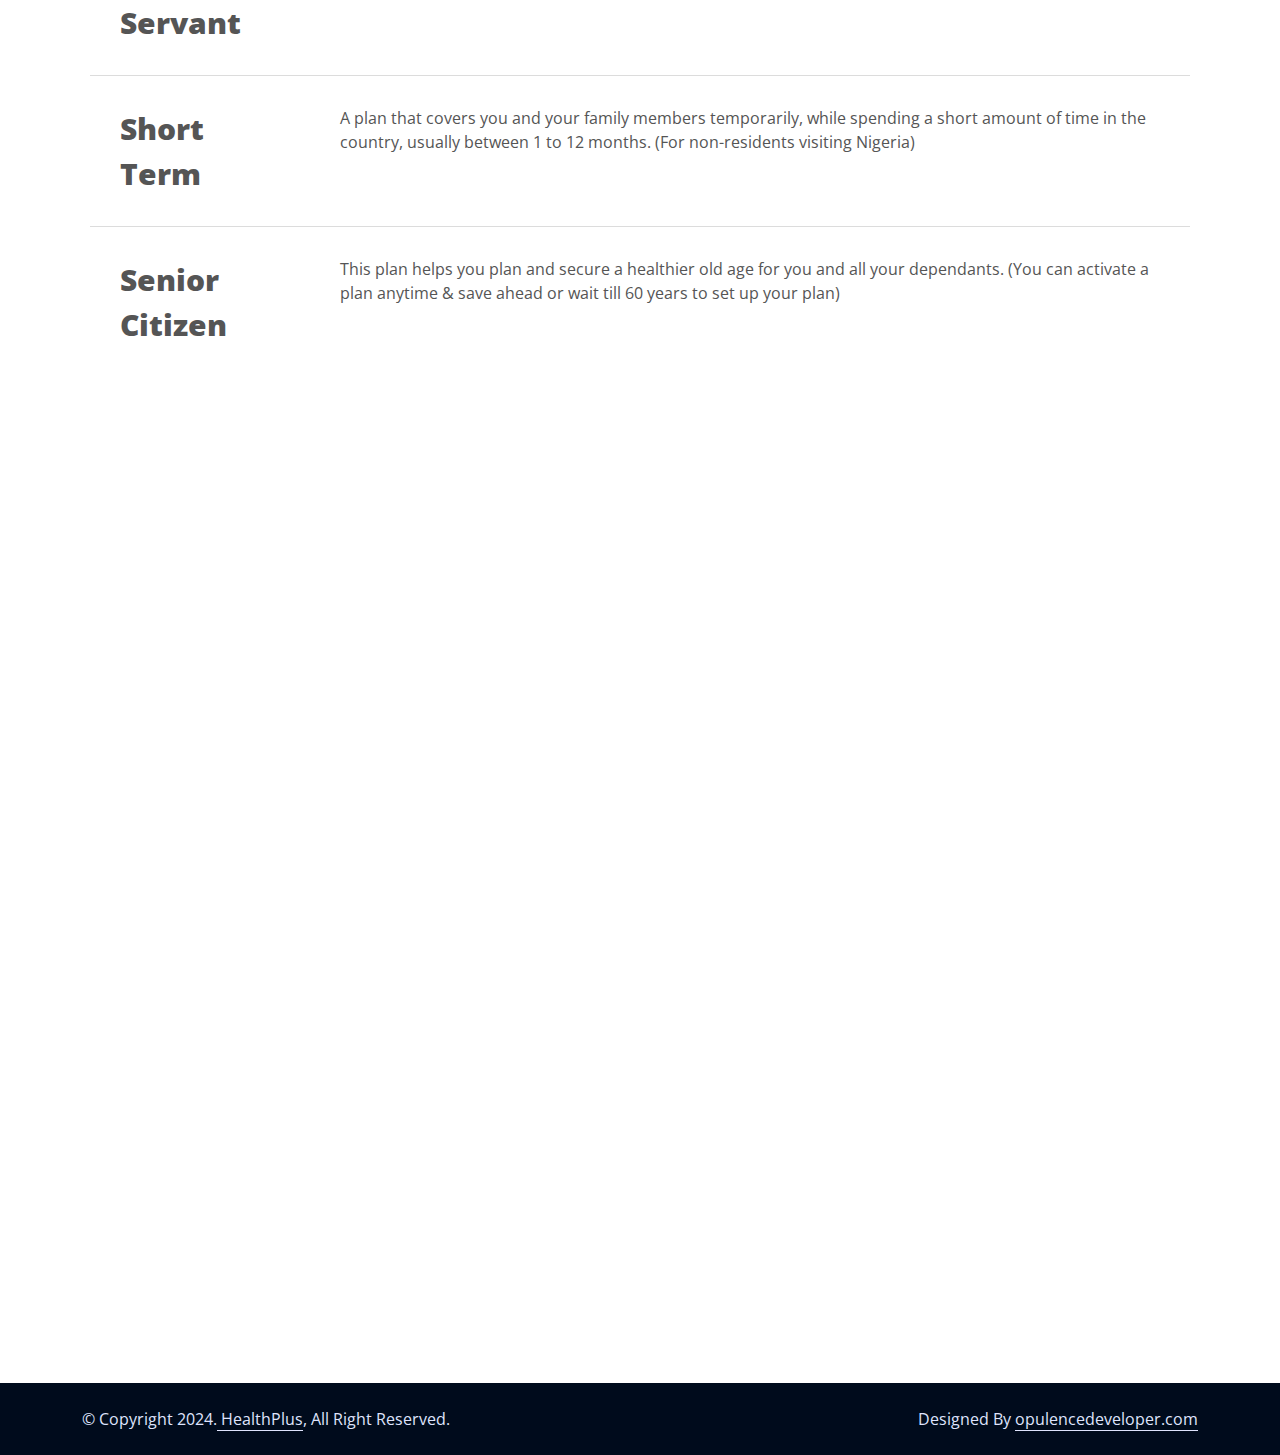
<file: public/product.html>
<!DOCTYPE html>
<html lang="en">
  <head>
    <meta charset="utf-8" />
    <title>HealthPlus - Health Services</title>
    <meta content="width=device-width, initial-scale=1.0" name="viewport" />
    <meta content="" name="keywords" />
    <meta content="" name="description" />

    <!-- Favicon -->
    <link href="img/favicon.ico" rel="icon" />

    <!-- Google Web Fonts -->
    <link rel="preconnect" href="https://fonts.googleapis.com" />
    <link rel="preconnect" href="https://fonts.gstatic.com" crossorigin />
    <link
      href="https://fonts.googleapis.com/css2?family=Jost:wght@500;600;700&family=Open+Sans:wght@400;500&display=swap"
      rel="stylesheet"
    />

    <!-- Icon Font Stylesheet -->
    <link
      href="https://cdnjs.cloudflare.com/ajax/libs/font-awesome/5.10.0/css/all.min.css"
      rel="stylesheet"
    />
    <link
      href="https://cdn.jsdelivr.net/npm/bootstrap-icons@1.4.1/font/bootstrap-icons.css"
      rel="stylesheet"
    />

    <!-- Libraries Stylesheet -->
    <link href="lib/animate/animate.min.css" rel="stylesheet" />
    <link href="lib/owlcarousel/assets/owl.carousel.min.css" rel="stylesheet" />

    <!-- Customized Bootstrap Stylesheet -->
    <link href="css/bootstrap.min.css" rel="stylesheet" />

    <!-- Template Stylesheet -->
    <link href="css/style.css" rel="stylesheet" />
  </head>

  <body>
    <!-- Spinner Start -->
    <div
      id="spinner"
      class="show bg-white position-fixed translate-middle w-100 vh-100 top-50 start-50 d-flex align-items-center justify-content-center"
    >
      <div
        class="spinner-border text-primary"
        role="status"
        style="width: 3rem; height: 3rem"
      ></div>
    </div>
    <!-- Spinner End -->

    <!-- Navbar Start -->
    <div
      class="container-fluid fixed-top px-0 wow fadeIn"
      data-wow-delay="0.1s"
    >
      <div class="top-bar row gx-0 align-items-center d-none d-lg-flex"></div>

      <nav
        class="navbar navbar-expand-lg navbar-light py-lg-0 px-lg-5 wow fadeIn"
        data-wow-delay="0.1s"
      >
        <a href="index.html" class="navbar-brand ms-4 ms-lg-0">
          <h1 class="display-5 text-primary m-0">HealthPlus</h1>
        </a>
        <button
          type="button"
          class="navbar-toggler me-4"
          data-bs-toggle="collapse"
          data-bs-target="#navbarCollapse"
        >
          <span class="navbar-toggler-icon"></span>
        </button>
        <div class="collapse navbar-collapse" id="navbarCollapse">
          <div class="navbar-nav ms-auto p-4 p-lg-0">
            <a href="index.html" class="nav-item nav-link">Home</a>
            <a href="about.html" class="nav-item nav-link">About Us</a>
            <a href="product.html" class="nav-item nav-link active">Product</a>
            <a href="service.html" class="nav-item nav-link">Services</a>

            <div class="nav-item dropdown">
              <a
                href="#"
                class="nav-link dropdown-toggle"
                data-bs-toggle="dropdown"
                >More</a
              >
              <div class="dropdown-menu border-light m-0">
                <a href="providernetwork.html" class="dropdown-item"
                  >Provider Network</a
                >
                <a href="contact.html" class="dropdown-item">Contact</a>
                <a href="blog.html" class="dropdown-item">Blog</a>

                <!--  <a href="testimonial.html" class="dropdown-item">Testimonial</a>
                            <a href="404.html" class="dropdown-item">404 Page</a>  -->
              </div>
            </div>
            <!-- <a href="contact.html" class="nav-item nav-link">Contact</a> <a href="blog.html" class="nav-item nav-link"></a> -->
          </div>
          <div class="d-none d-lg-flex ms-2">
            <a class="btn btn-light btn-sm-square rounded-circle ms-3" href="">
              <small class="fab fa-facebook-f text-primary"></small>
            </a>
            <a class="btn btn-light btn-sm-square rounded-circle ms-3" href="">
              <small class="fab fa-twitter text-primary"></small>
            </a>
            <a class="btn btn-light btn-sm-square rounded-circle ms-3" href="">
              <small class="fab fa-linkedin-in text-primary"></small>
            </a>
          </div>
        </div>
      </nav>
    </div>
    <!-- Navbar End -->

    <!-- Page Header Start -->
    <div
      class="container-fluid page-header mb-5 wow fadeIn"
      data-wow-delay="0.1s"
    >
      <div class="container">
        <h1
          style="font-size: 30px; max-width: 500px"
          class="display-3 mb-4 animated slideInDown"
        >
          Where Healthcare meets with affordability and Flexibility
        </h1>
        <nav aria-label="breadcrumb animated slideInDown">
          <ol class="breadcrumb mb-0">
            <li class="breadcrumb-item"><a href="#">Home</a></li>

            <li class="breadcrumb-item active" aria-current="page">Prducts</li>
          </ol>
        </nav>
      </div>
    </div>
    <!-- Page Header End -->

    <!-- Service Start -->
    <div class="container-fluid service py-5">
      <div class="container py-5">
        <div
          class="text-center mx-auto mb-5 wow fadeInUp"
          data-wow-delay="0.1s"
          style="max-width: 900px"
        >
          <!-- <h4 class="mb-1 text-primary">Our Service</h4> -->
          <h1 class="display-5 mb-4">Our Products</h1>
          <p class="mb-0">
            Your access to better healthcare insurance with us begins with your subscription cover. Your journey into a secured
Healthcare future depends on your premium cover and going the extra mile with our extra-cover plans to suit your extra special needs, is the smartest way to stay ahead, in your healthcare insurance experience with us
          </p>
        </div>
      </div>
    </div>
    <!-- Service End -->

    <div class="det-con">
      <p>Individual and Family</p>
      <p>
        The family-health plan, that secures you and as many of your family members. 
        (For Adults not more than 59years and children less than 18years)
      </p>
    </div>
    <div class="det-con">
      <p>Maternity</p>
      <p>
        Helping you plan for and take care of your conception, pregnancy and delivery.
(Pre-natal, Ante-natal and Post-natal Care - up to 6 months after delivery)

      </p>
    </div>
    <div class="det-con">
      <p>Cooperate</p>
      <p>
        A plan that helps business owners, companies and organizations ensure accessible healthcare
for their staff members and workers. 
      </p>
    </div>
    <div class="det-con">
      <p>Community</p>
      <p>
        A plan that helps villages, communities, schools, universities, non-profit organizations (NGO’s) 
        etc. secure the health of their members, dependents, students, pupils, staff, workers, etc.
      </p>
    </div>
    <div class="det-con">
      <p>Maternity Plus</p>
      <p>The plan that supports you during pregnancy and delivery.</p>
    </div>
    <div class="det-con">
      <p>Civil Servant</p>
      <p>
        A family-health plan that covers you and your family, as a civil servant.
      </p>
    </div>
    <div class="det-con">
      <p>Short Term</p>
      <p>
        A plan that covers you and your family members temporarily, while spending a short amount of 
time in the country, usually between 1 to 12 months. (For non-residents visiting Nigeria)
      </p>
    </div>
    <div class="det-con">
      <p>Senior Citizen</p>
      <p>
        This plan helps you plan and secure a healthier old age for you and all your dependants.
(You can activate a plan anytime & save ahead or wait till 60 years to set up your plan)

      </p>
    </div>

    <!-- Projects Start -->
    <div class="container-xxl py-5">
      <div class="container">
       <div
          class="text-center mx-auto wow fadeInUp"
          data-wow-delay="0.1s"
          style="max-width: 600px"
        > 
          <!-- <p
            class="d-inline-block border rounded text-primary fw-semi-bold py-1 px-3"
          >
          
            Exclusive Services
          </p>  -->
          
          <!-- <h1 class="display-5 mt-3">
            With Healthplus, it can only get better
          </h1> -->
          <!-- <p class="mb-5">
            Our partnership with state-providers, healthcare providers and other
            stakeholders in our healthcare sector is continuously reinforced
            through our services, giving our subscribers, the best healthcare.
          </p> -->
        </div> 
        <div
          class="owl-carousel project-carousel wow fadeInUp"
          data-wow-delay="0.3s"
        >
          <div class="project-item pe-5 pb-5">
            <div class="project-img mb-3">
              <img class="img-fluid rounded" src="img/cover.webp" alt="" />
              <a href=""
                ><i class="fas fa-chevron-down fa-3x text-primary"></i
              ></a>
            </div>
            <div class="project-title">
              <h4 style="font-size: 17px;" class="mb-0">Subscription Cover Plans</h4>
            </div>
          </div>
          <div class="project-item pe-5 pb-5">
            <div class="project-img mb-3">
              <img class="img-fluid rounded" src="img/cover.webp" alt="" />
              <a href=""
                ><i class="fas fa-chevron-down fa-3x text-primary"></i
              ></a>
            </div>
            <div class="project-title">
              <h4 style="font-size: 17px;" class="mb-0">Premium Cover Plans</h4>
            </div>
          </div>
          <div class="project-item pe-5 pb-5">
            <div class="project-img mb-3">
              <img class="img-fluid rounded" src="img/extra.webp" alt="" />
              <a href=""
                ><i class="fas fa-chevron-down fa-3x text-primary"></i
              ></a>
            </div>
            <div class="project-title">
              <h4 style="font-size: 17px;" class="mb-0">Extra-Cover Plans</h4>
            </div>
          </div>
         
       
        </div>
      </div>
    </div>
    <!-- Projects End -->

   
    <!-- Footer Start -->
    <div
      class="container-fluid bg-dark text-light footer mt-5 py-5 wow fadeIn"
      data-wow-delay="0.1s"
    >
      <div class="container py-5">
        <div class="row align-items-start justify-content-between g-5">
          <div class="col-lg-3 col-md-6">
            <h4 class="text-white mb-4">Our Office</h4>
            <p class="mb-2">
              <i class="fa fa-map-marker-alt me-3"></i>Suite 35 Tafawa Balewa
              Square, Onikan, Lagos, Nigeria
            </p>
            <p class="mb-2">
              <i class="fa fa-map-marker-alt me-3"></i>Suite 3-5, Ruchennam
              Close, off Pinok Street, Ayaba-Umueze Road, Osisioma. Abia State
            </p>
            <p class="mb-2">
              <i class="fa fa-phone-alt me-3"></i>+234 814 741 46170
            </p>
            <p class="mb-2">
              <i class="fa fa-envelope me-3"></i>contact@healthplus.com.ng
            </p>
            <div class="d-flex pt-2">
              <a
                class="btn btn-square btn-outline-light rounded-circle me-2"
                href=""
                ><i class="fab fa-twitter"></i
              ></a>
              <a
                class="btn btn-square btn-outline-light rounded-circle me-2"
                href=""
                ><i class="fab fa-facebook-f"></i
              ></a>
              <a
                class="btn btn-square btn-outline-light rounded-circle me-2"
                href=""
                ><i class="fab fa-youtube"></i
              ></a>
              <a
                class="btn btn-square btn-outline-light rounded-circle me-2"
                href=""
                ><i class="fab fa-linkedin-in"></i
              ></a>
            </div>
          </div>
          <div class="col-lg-3 col-md-6">
            <h4 class="text-white mb-4">Services</h4>
            <a class="btn btn-link" href="">Health Planning</a>
            <a class="btn btn-link" href="">Health Investment</a>
            <a class="btn btn-link" href="">Health Consultancy</a>

            <a class="btn btn-link" href="">Health Analysis</a>
          </div>
          <div class="col-lg-3 col-md-6">
            <h4 class="text-white mb-4">Quick Links</h4>
            <a class="btn btn-link" href="about.html">About Us</a>
            <a class="btn btn-link" href="contact.html">Contact Us</a>
            <a class="btn btn-link" href="service.html">Our Services</a>
            <a class="btn btn-link" href="">Terms & Condition</a>
            <a class="btn btn-link" href="blog.html">Blog</a>
          </div>
        </div>
      </div>
    </div>
    <!-- Footer End -->

    <!-- Copyright Start -->
    <div class="container-fluid copyright py-4">
      <div class="container">
        <div class="row">
          <div class="col-md-6 text-center text-md-start mb-3 mb-md-0">
            &copy; Copyright 2024.<a class="border-bottom" href="#">
              HealthPlus</a
            >, All Right Reserved.
          </div>
          <div class="col-md-6 text-center text-md-end">
            <!--/*** This template is free as long as you keep the footer author’s credit link/attribution link/backlink. If you'd like to use the template without the footer author’s credit link/attribution link/backlink, you can purchase the Credit Removal License from "https://htmlcodex.com/credit-removal". Thank you for your support. ***/-->
            Designed By
            <a class="border-bottom" href="https://opulencedeveloper.com"
              >opulencedeveloper.com</a
            >
          </div>
        </div>
      </div>
    </div>
    <!-- Copyright End -->

    <!-- Back to Top -->
    <a
      href="#"
      class="btn btn-lg btn-primary btn-lg-square rounded-circle back-to-top"
      ><i class="bi bi-arrow-up"></i
    ></a>

    <!-- JavaScript Libraries -->
    <script src="https://code.jquery.com/jquery-3.4.1.min.js"></script>
    <script src="https://cdn.jsdelivr.net/npm/bootstrap@5.0.0/dist/js/bootstrap.bundle.min.js"></script>
    <script src="lib/wow/wow.min.js"></script>
    <script src="lib/easing/easing.min.js"></script>
    <script src="lib/waypoints/waypoints.min.js"></script>
    <script src="lib/owlcarousel/owl.carousel.min.js"></script>
    <script src="lib/counterup/counterup.min.js"></script>

    <!-- Template Javascript -->
    <script src="js/main.js"></script>
  </body>
</html>
</file>
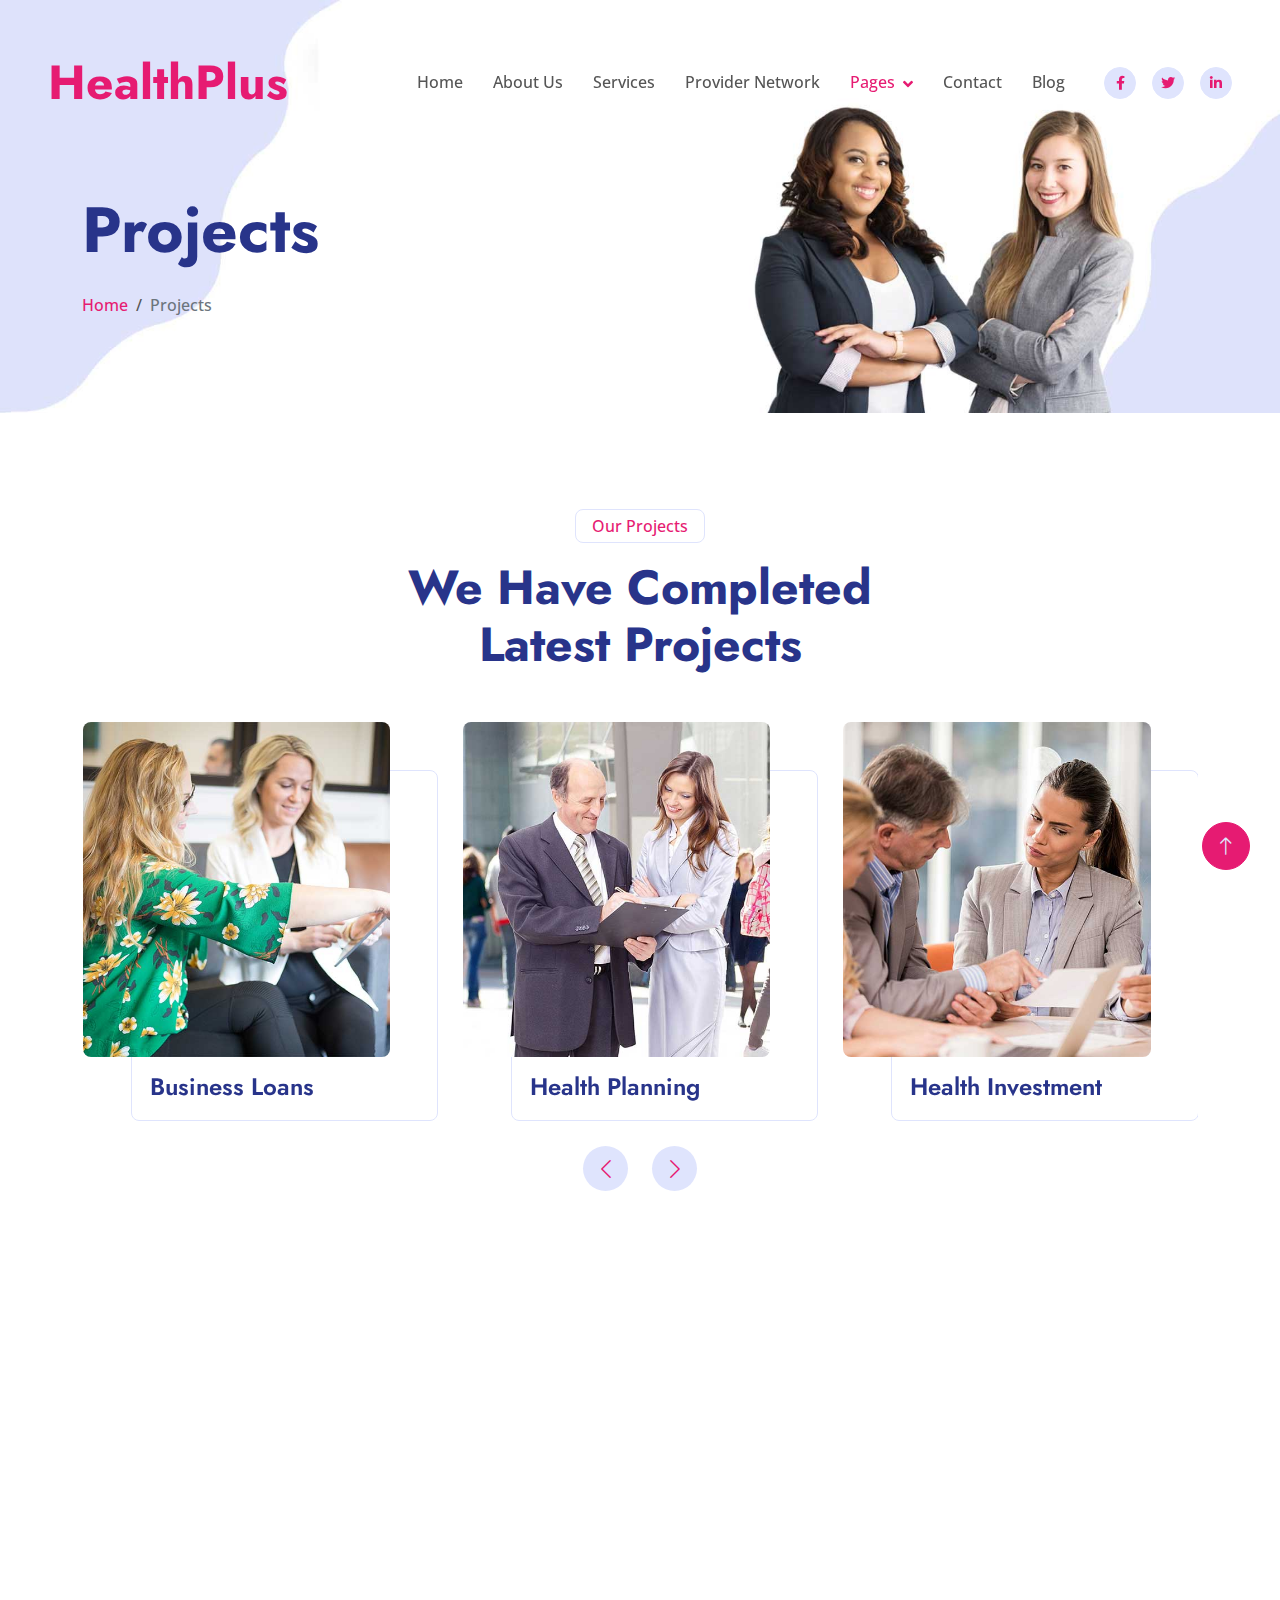
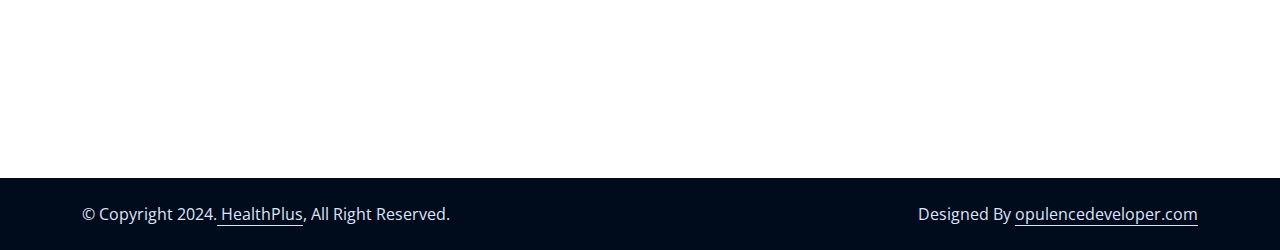
<file: public/project.html>
<!DOCTYPE html>
<html lang="en">

<head>
    <meta charset="utf-8">
    <title>HealthPlus - Health Services</title>
    <meta content="width=device-width, initial-scale=1.0" name="viewport">
    <meta content="" name="keywords">
    <meta content="" name="description">

    <!-- Favicon -->
    <link href="img/favicon.ico" rel="icon">

    <!-- Google Web Fonts -->
    <link rel="preconnect" href="https://fonts.googleapis.com">
    <link rel="preconnect" href="https://fonts.gstatic.com" crossorigin>
    <link href="https://fonts.googleapis.com/css2?family=Jost:wght@500;600;700&family=Open+Sans:wght@400;500&display=swap" rel="stylesheet">  

    <!-- Icon Font Stylesheet -->
    <link href="https://cdnjs.cloudflare.com/ajax/libs/font-awesome/5.10.0/css/all.min.css" rel="stylesheet">
    <link href="https://cdn.jsdelivr.net/npm/bootstrap-icons@1.4.1/font/bootstrap-icons.css" rel="stylesheet">

    <!-- Libraries Stylesheet -->
    <link href="lib/animate/animate.min.css" rel="stylesheet">
    <link href="lib/owlcarousel/assets/owl.carousel.min.css" rel="stylesheet">

    <!-- Customized Bootstrap Stylesheet -->
    <link href="css/bootstrap.min.css" rel="stylesheet">

    <!-- Template Stylesheet -->
    <link href="css/style.css" rel="stylesheet">
</head>

<body>
    <!-- Spinner Start -->
    <div id="spinner" class="show bg-white position-fixed translate-middle w-100 vh-100 top-50 start-50 d-flex align-items-center justify-content-center">
        <div class="spinner-border text-primary" role="status" style="width: 3rem; height: 3rem;"></div>
    </div>
    <!-- Spinner End -->


    <!-- Navbar Start -->
    <div class="container-fluid fixed-top px-0 wow fadeIn" data-wow-delay="0.1s">
        <div class="top-bar row gx-0 align-items-center d-none d-lg-flex">
        
        </div>
        

        <nav class="navbar navbar-expand-lg navbar-light py-lg-0 px-lg-5 wow fadeIn" data-wow-delay="0.1s">
            <a href="index.html" class="navbar-brand ms-4 ms-lg-0">
                <h1 class="display-5 text-primary m-0">HealthPlus</h1>
            </a>
            <button type="button" class="navbar-toggler me-4" data-bs-toggle="collapse" data-bs-target="#navbarCollapse">
                <span class="navbar-toggler-icon"></span>
            </button>
            <div class="collapse navbar-collapse" id="navbarCollapse">
                <div class="navbar-nav ms-auto p-4 p-lg-0">
                    <a href="index.html" class="nav-item nav-link">Home</a>
                    <a href="about.html" class="nav-item nav-link">About Us</a>
                    <a href="service.html" class="nav-item nav-link">Services</a> <a href="service.html" class="nav-item nav-link">Provider Network</a>
                    <div class="nav-item dropdown">
                        <a href="#" class="nav-link dropdown-toggle active" data-bs-toggle="dropdown">Pages</a>
                        <div class="dropdown-menu border-light m-0">
                            <a href="project.html" class="dropdown-item active">Projects</a>
                            <a href="feature.html" class="dropdown-item">Features</a>
                            <a href="team.html" class="dropdown-item">Team Member</a>
                            <a href="testimonial.html" class="dropdown-item">Testimonial</a>
                            <a href="404.html" class="dropdown-item">404 Page</a>
                        </div>
                    </div>
                    <a href="contact.html" class="nav-item nav-link">Contact</a> <a href="blog.html" class="nav-item nav-link">Blog</a>
                </div>
                <div class="d-none d-lg-flex ms-2">
                    <a class="btn btn-light btn-sm-square rounded-circle ms-3" href="">
                        <small class="fab fa-facebook-f text-primary"></small>
                    </a>
                    <a class="btn btn-light btn-sm-square rounded-circle ms-3" href="">
                        <small class="fab fa-twitter text-primary"></small>
                    </a>
                    <a class="btn btn-light btn-sm-square rounded-circle ms-3" href="">
                        <small class="fab fa-linkedin-in text-primary"></small>
                    </a>
                </div>
            </div>
        </nav>
    </div>
    <!-- Navbar End -->


    <!-- Page Header Start -->
    <div class="container-fluid page-header mb-5 wow fadeIn" data-wow-delay="0.1s">
        <div class="container">
            <h1 class="display-3 mb-4 animated slideInDown">Projects</h1>
            <nav aria-label="breadcrumb animated slideInDown">
                <ol class="breadcrumb mb-0">
                     <li class="breadcrumb-item"><a href="#">Home</a></li>
                  
                    <li class="breadcrumb-item active" aria-current="page">Projects</li>
                </ol>
            </nav>
        </div>
    </div>
    <!-- Page Header End -->


    <!-- Projects Start -->
    <div class="container-xxl py-5">
        <div class="container">
            <div class="text-center mx-auto wow fadeInUp" data-wow-delay="0.1s" style="max-width: 600px;">
                <p class="d-inline-block border rounded text-primary fw-semi-bold py-1 px-3">Our Projects</p>
                <h1 class="display-5 mb-5">We Have Completed Latest Projects</h1>
            </div>
            <div class="owl-carousel project-carousel wow fadeInUp" data-wow-delay="0.3s">
                <div class="project-item pe-5 pb-5">
                    <div class="project-img mb-3">
                        <img class="img-fluid rounded" src="img/service-1.jpg" alt="">
                        <a href=""><i class="fa fa-link fa-3x text-primary"></i></a>
                    </div>
                    <div class="project-title">
                        <h4 class="mb-0">Health Planning</h4>
                    </div>
                </div>
                <div class="project-item pe-5 pb-5">
                    <div class="project-img mb-3">
                        <img class="img-fluid rounded" src="img/service-2.jpg" alt="">
                        <a href=""><i class="fa fa-link fa-3x text-primary"></i></a>
                    </div>
                    <div class="project-title">
                        <h4 class="mb-0">Health Investment</h4>
                    </div>
                </div>
                <div class="project-item pe-5 pb-5">
                    <div class="project-img mb-3">
                        <img class="img-fluid rounded" src="img/service-3.jpg" alt="">
                        <a href=""><i class="fa fa-link fa-3x text-primary"></i></a>
                    </div>
                    <div class="project-title">
                        <h4 class="mb-0">Health Consultancy</h4>
                    </div>
                </div>
                <div class="project-item pe-5 pb-5">
                    <div class="project-img mb-3">
                        <img class="img-fluid rounded" src="img/service-4.jpg" alt="">
                        <a href=""><i class="fa fa-link fa-3x text-primary"></i></a>
                    </div>
                    <div class="project-title">
                        <h4 class="mb-0">Business Loans</h4>
                    </div>
                </div>
            </div>
        </div>
    </div>
    <!-- Projects End -->
        

    <!-- Footer Start -->
    <div class="container-fluid bg-dark text-light footer mt-5 py-5 wow fadeIn" data-wow-delay="0.1s">
        <div class="container py-5">
             <div class="row align-items-start justify-content-between g-5">
                <div class="col-lg-3 col-md-6">
                    <h4 class="text-white mb-4">Our Office</h4>
                    <p class="mb-2"><i class="fa fa-map-marker-alt me-3"></i>Suite 35 Tafawa Balewa Square, Onikan, Lagos, Nigeria</p>
                    <p class="mb-2">
                        <i class="fa fa-map-marker-alt me-3"></i>Suite 3-5, Ruchennam
                        Close, off Pinok Street, Ayaba-Umueze Road, Osisioma. Abia State
                      </p>
                    <p class="mb-2"><i class="fa fa-phone-alt me-3"></i>+234 814 741 46170</p>
                    <p class="mb-2"><i class="fa fa-envelope me-3"></i>contact@healthplus.com.ng</p>
                    <div class="d-flex pt-2">
                        <a class="btn btn-square btn-outline-light rounded-circle me-2" href=""><i class="fab fa-twitter"></i></a>
                        <a class="btn btn-square btn-outline-light rounded-circle me-2" href=""><i class="fab fa-facebook-f"></i></a>
                        <a class="btn btn-square btn-outline-light rounded-circle me-2" href=""><i class="fab fa-youtube"></i></a>
                        <a class="btn btn-square btn-outline-light rounded-circle me-2" href=""><i class="fab fa-linkedin-in"></i></a>
                    </div>
                </div>
                <div class="col-lg-3 col-md-6">
                    <h4 class="text-white mb-4">Services</h4>
                    <a class="btn btn-link" href="">Health Planning</a>
                    <a class="btn btn-link" href="">Health Investment</a>
                    <a class="btn btn-link" href="">Health Consultancy</a>
                     
                     <a class="btn btn-link" href="">Health Analysis</a>
                </div>
                <div class="col-lg-3 col-md-6">
                    <h4 class="text-white mb-4">Quick Links</h4>
                    <a class="btn btn-link" href="about.html">About Us</a>
                    <a class="btn btn-link" href="contact.html">Contact Us</a>
                    <a class="btn btn-link" href="service.html">Our Services</a>
                    <a class="btn btn-link" href="">Terms & Condition</a>
                    <a class="btn btn-link" href="blog.html">Blog</a>
                </div>
                
            </div>
        </div>
    </div>
    <!-- Footer End -->


    <!-- Copyright Start -->
    <div class="container-fluid copyright py-4">
        <div class="container">
            <div class="row">
                <div class="col-md-6 text-center text-md-start mb-3 mb-md-0">
                    &copy;  Copyright 2024.<a class="border-bottom" href="#"> HealthPlus</a>, All Right Reserved.
                </div>
                <div class="col-md-6 text-center text-md-end">
                    <!--/*** This template is free as long as you keep the footer author’s credit link/attribution link/backlink. If you'd like to use the template without the footer author’s credit link/attribution link/backlink, you can purchase the Credit Removal License from "https://htmlcodex.com/credit-removal". Thank you for your support. ***/-->
                    Designed By <a class="border-bottom" href="https://opulencedeveloper.com">opulencedeveloper.com</a>
                </div>
            </div>
        </div>
    </div>
    <!-- Copyright End -->


    <!-- Back to Top -->
    <a href="#" class="btn btn-lg btn-primary btn-lg-square rounded-circle back-to-top"><i class="bi bi-arrow-up"></i></a>


    <!-- JavaScript Libraries -->
    <script src="https://code.jquery.com/jquery-3.4.1.min.js"></script>
    <script src="https://cdn.jsdelivr.net/npm/bootstrap@5.0.0/dist/js/bootstrap.bundle.min.js"></script>
    <script src="lib/wow/wow.min.js"></script>
    <script src="lib/easing/easing.min.js"></script>
    <script src="lib/waypoints/waypoints.min.js"></script>
    <script src="lib/owlcarousel/owl.carousel.min.js"></script>
    <script src="lib/counterup/counterup.min.js"></script>

    <!-- Template Javascript -->
    <script src="js/main.js"></script>
</body>

</html>
</file>
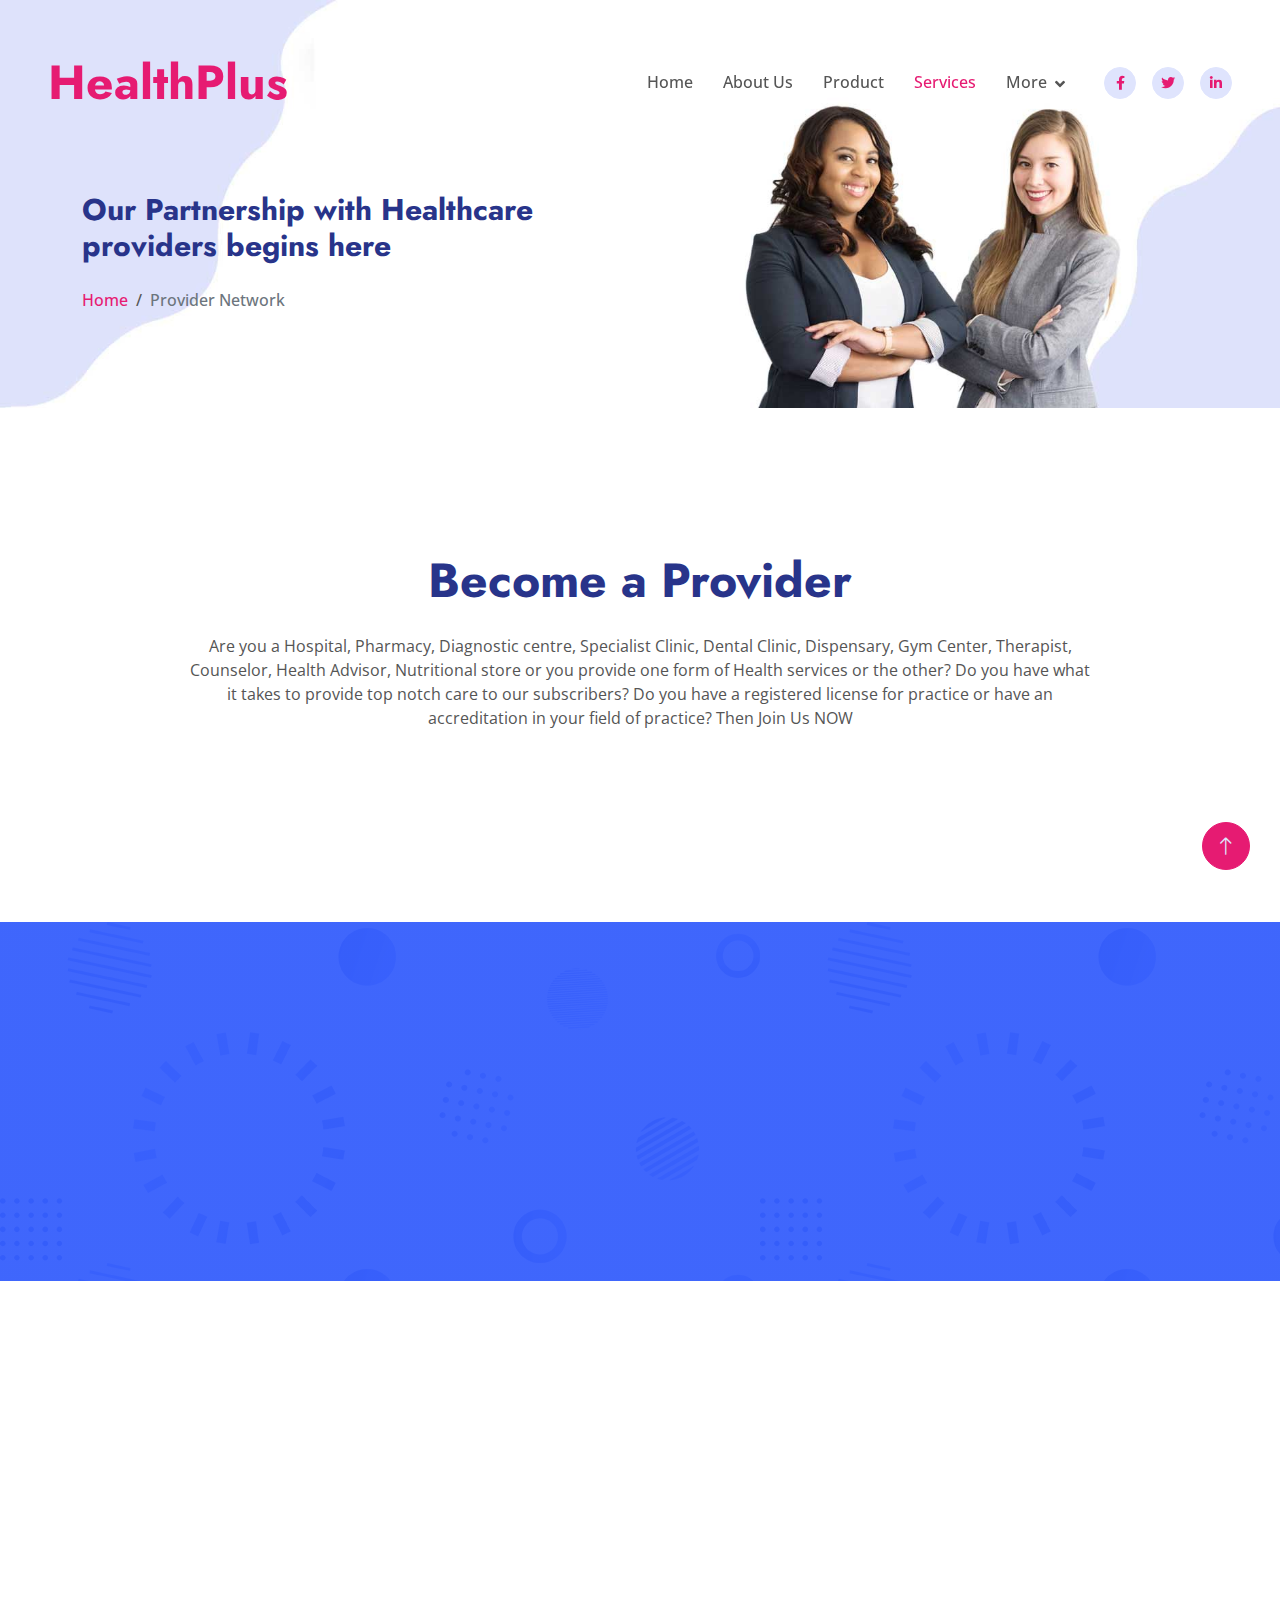
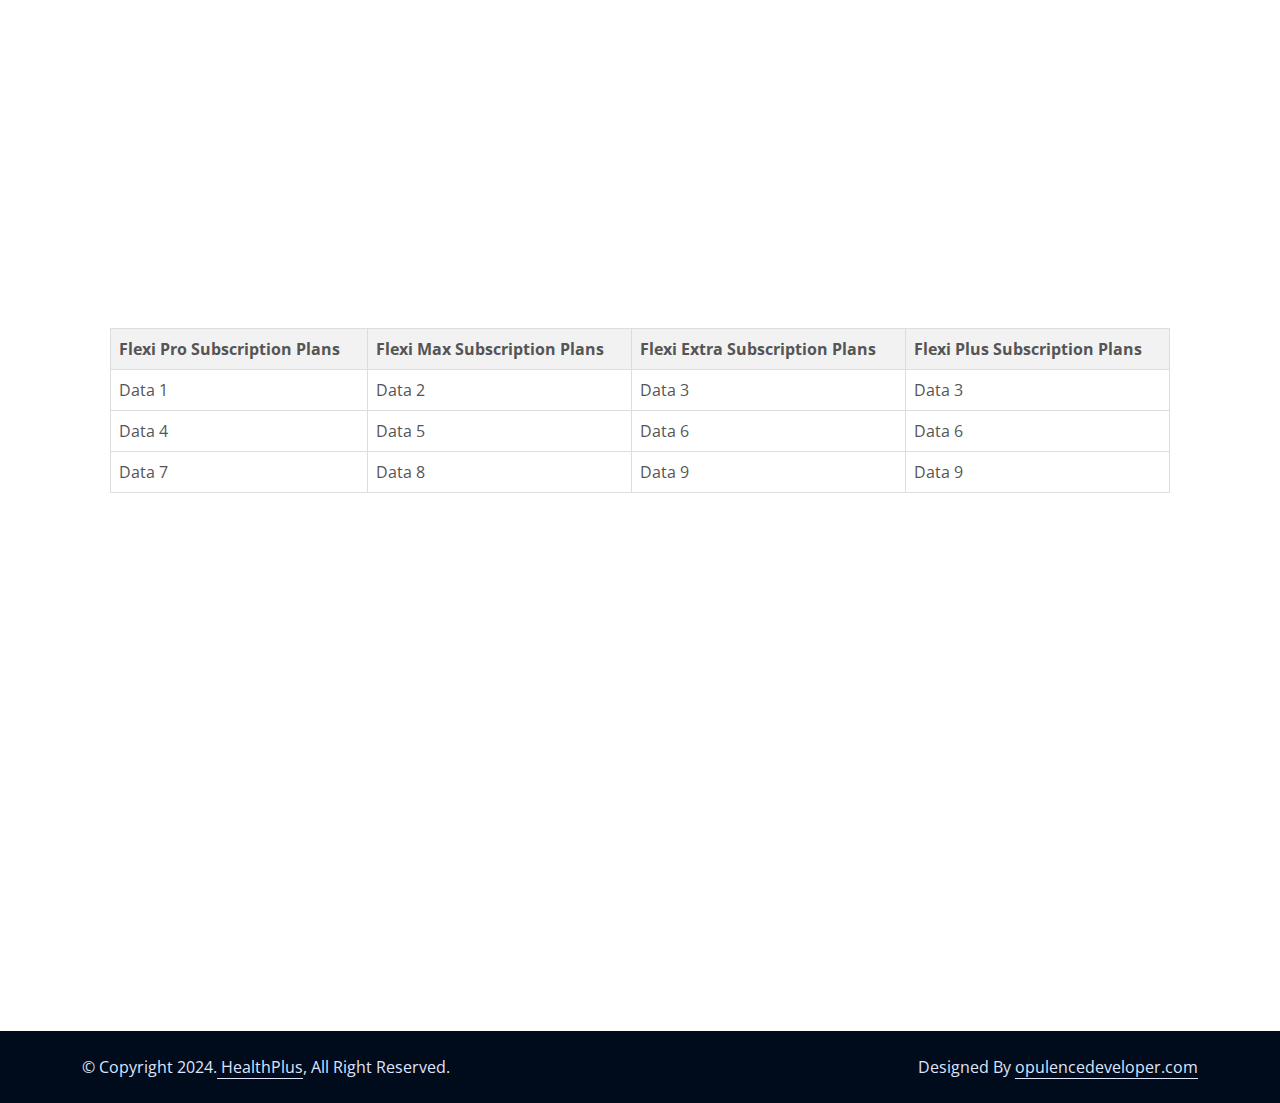
<file: public/providernetwork.html>
<!DOCTYPE html>
<html lang="en">
  <head>
    <meta charset="utf-8" />
    <title>HealthPlus - Health Services</title>
    <meta content="width=device-width, initial-scale=1.0" name="viewport" />
    <meta content="" name="keywords" />
    <meta content="" name="description" />

    <!-- Favicon -->
    <link href="img/favicon.ico" rel="icon" />

    <!-- Google Web Fonts -->
    <link rel="preconnect" href="https://fonts.googleapis.com" />
    <link rel="preconnect" href="https://fonts.gstatic.com" crossorigin />
    <link
      href="https://fonts.googleapis.com/css2?family=Jost:wght@500;600;700&family=Open+Sans:wght@400;500&display=swap"
      rel="stylesheet"
    />

    <!-- Icon Font Stylesheet -->
    <link
      href="https://cdnjs.cloudflare.com/ajax/libs/font-awesome/5.10.0/css/all.min.css"
      rel="stylesheet"
    />
    <link
      href="https://cdn.jsdelivr.net/npm/bootstrap-icons@1.4.1/font/bootstrap-icons.css"
      rel="stylesheet"
    />

    <!-- Libraries Stylesheet -->
    <link href="lib/animate/animate.min.css" rel="stylesheet" />
    <link href="lib/owlcarousel/assets/owl.carousel.min.css" rel="stylesheet" />

    <!-- Customized Bootstrap Stylesheet -->
    <link href="css/bootstrap.min.css" rel="stylesheet" />

    <!-- Template Stylesheet -->
    <link href="css/style.css" rel="stylesheet" />
  </head>

  <body>
    <!-- Spinner Start -->
    <div
      id="spinner"
      class="show bg-white position-fixed translate-middle w-100 vh-100 top-50 start-50 d-flex align-items-center justify-content-center"
    >
      <div
        class="spinner-border text-primary"
        role="status"
        style="width: 3rem; height: 3rem"
      ></div>
    </div>
    <!-- Spinner End -->

    <!-- Navbar Start -->
    <div
      class="container-fluid fixed-top px-0 wow fadeIn"
      data-wow-delay="0.1s"
    >
      <div class="top-bar row gx-0 align-items-center d-none d-lg-flex"></div>

      <nav
        class="navbar navbar-expand-lg navbar-light py-lg-0 px-lg-5 wow fadeIn"
        data-wow-delay="0.1s"
      >
        <a href="index.html" class="navbar-brand ms-4 ms-lg-0">
          <h1 class="display-5 text-primary m-0">HealthPlus</h1>
        </a>
        <button
          type="button"
          class="navbar-toggler me-4"
          data-bs-toggle="collapse"
          data-bs-target="#navbarCollapse"
        >
          <span class="navbar-toggler-icon"></span>
        </button>
        <div class="collapse navbar-collapse" id="navbarCollapse">
          <div class="navbar-nav ms-auto p-4 p-lg-0">
            <a href="index.html" class="nav-item nav-link">Home</a>
            <a href="about.html" class="nav-item nav-link">About Us</a>
            <a href="about.html" class="nav-item nav-link">Product</a>
            <a href="service.html" class="nav-item nav-link active">Services</a>

            <div class="nav-item dropdown">
              <a
                href="#"
                class="nav-link dropdown-toggle"
                data-bs-toggle="dropdown"
                >More</a
              >
              <div class="dropdown-menu border-light m-0">
                <a href="providernetwork.html" class="dropdown-item">Provider Network</a>
                <a href="contact.html" class="dropdown-item">Contact</a>
                <a href="blog.html" class="dropdown-item">Blog</a>

                <!--  <a href="testimonial.html" class="dropdown-item">Testimonial</a>
                            <a href="404.html" class="dropdown-item">404 Page</a>  -->
              </div>
            </div>
            <!-- <a href="contact.html" class="nav-item nav-link">Contact</a> <a href="blog.html" class="nav-item nav-link"></a> -->
          </div>
          <div class="d-none d-lg-flex ms-2">
            <a class="btn btn-light btn-sm-square rounded-circle ms-3" href="">
              <small class="fab fa-facebook-f text-primary"></small>
            </a>
            <a class="btn btn-light btn-sm-square rounded-circle ms-3" href="">
              <small class="fab fa-twitter text-primary"></small>
            </a>
            <a class="btn btn-light btn-sm-square rounded-circle ms-3" href="">
              <small class="fab fa-linkedin-in text-primary"></small>
            </a>
          </div>
        </div>
      </nav>
    </div>
    <!-- Navbar End -->

    <!-- Page Header Start -->
    <div
      class="container-fluid page-header mb-5 wow fadeIn"
      data-wow-delay="0.1s"
    >
      <div class="container">
        <h1
          style="font-size: 30px; max-width: 500px"
          class="display-3 mb-4 animated slideInDown"
        >
          Our Partnership with Healthcare providers begins here
        </h1>
        <nav aria-label="breadcrumb animated slideInDown">
          <ol class="breadcrumb mb-0">
            <li class="breadcrumb-item"><a href="#">Home</a></li>

            <li class="breadcrumb-item active" aria-current="page">
              Provider Network
            </li>
          </ol>
        </nav>
      </div>
    </div>
    <!-- Page Header End -->

    <!-- Service Start -->
    <div class="container-fluid service py-5">
      <div class="container py-5">
        <div
          class="text-center mx-auto mb-5 wow fadeInUp"
          data-wow-delay="0.1s"
          style="max-width: 900px"
        >
          <!-- <h4 class="mb-1 text-primary">Become a Provider</h4> -->
          <h1 class="display-5 mb-4">Become a Provider</h1>
          <p class="mb-0">
            Are you a Hospital, Pharmacy, Diagnostic centre, Specialist Clinic,
            Dental Clinic, Dispensary, Gym Center, Therapist, Counselor, Health
            Advisor, Nutritional store or you provide one form of Health
            services or the other? Do you have what it takes to provide top
            notch care to our subscribers? Do you have a registered license for
            practice or have an accreditation in your field of practice? Then
            Join Us NOW
          </p>
        </div>
      </div>
    </div>
    <!-- Service End -->

    <!-- Callback Start -->
    <div class="container-fluid callback mt-5 py-5">
      <div class="container pt-5">
        <div class="row justify-content-center">
          <div class="col-lg-7">
            <div
              class="bg-white border rounded p-4 p-sm-5 wow fadeInUp"
              data-wow-delay="0.5s"
            >
              <div
                class="text-center mx-auto wow fadeInUp"
                data-wow-delay="0.1s"
                style="max-width: 600px"
              >
                <p
                  class="d-inline-block border rounded text-primary fw-semi-bold py-1 px-3"
                >
                  Get In Touch
                </p>
                <h1 class="display-5 mb-5">Request A Call-Back</h1>
              </div>
              <div class="row g-3">
                <div class="col-sm-6">
                  <div class="form-floating">
                    <input
                      type="text"
                      class="form-control"
                      id="name"
                      placeholder="Your Name"
                    />
                    <label for="name">Your Name</label>
                  </div>
                </div>
                <div class="col-sm-6">
                  <div class="form-floating">
                    <input
                      type="email"
                      class="form-control"
                      id="mail"
                      placeholder="Your Email"
                    />
                    <label for="mail">Your Email</label>
                  </div>
                </div>
                <div class="col-sm-6">
                  <div class="form-floating">
                    <input
                      type="text"
                      class="form-control"
                      id="mobile"
                      placeholder="Your Mobile"
                    />
                    <label for="mobile">Your Mobile</label>
                  </div>
                </div>
                <div class="col-sm-6">
                  <div class="form-floating">
                    <input
                      type="text"
                      class="form-control"
                      id="subject"
                      placeholder="Subject"
                    />
                    <label for="subject">Subject</label>
                  </div>
                </div>
                <div class="col-12">
                  <div class="form-floating">
                    <textarea
                      class="form-control"
                      placeholder="Leave a message here"
                      id="message"
                      style="height: 100px"
                    ></textarea>
                    <label for="message">Message</label>
                  </div>
                </div>
                <div class="col-12 text-center">
                  <button class="btn btn-primary w-100 py-3" type="submit">
                    Submit Now
                  </button>
                </div>
              </div>
            </div>
          </div>
        </div>
      </div>
    </div>
    <!-- Callback End -->

    <div class="container-fluid service pt-5">
      <div class="container pt-5">
        <div
          class="text-center mx-auto mb-5 wow fadeInUp"
          data-wow-delay="0.1s"
          style="max-width: 900px"
        >
          <h4 class="mb-1 text-primary">Provider Subscription Plans</h4>
          <h1 class="display-5 mb-1">Become a Provider</h1>
          <p class="mb-0">
            Doing business in partnership with all Healthcare providers is our
            reliable way of helping our state providers deliver a more assured
            and value driven health benefits to all our subscribers
          </p>
        </div>
      </div>
    </div>
    <div class="tabl">
      <table>
        <thead>
          <tr>
            <th>Flexi Pro Subscription Plans</th>
            <th>    Flexi  Max     
                Subscription Plans
                </th>
            <th>Flexi  Extra     
                Subscription Plans
                </th>
                <th>Flexi  Plus     
                    Subscription Plans
                    
                </th>
          </tr>
        </thead>
        <tbody>
          <tr>
            <td>Data 1</td>
            <td>Data 2</td>
            <td>Data 3</td>
            <td>Data 3</td>
          </tr>
          <tr>
            <td>Data 4</td>
            <td>Data 5</td>
            <td>Data 6</td>
            <td>Data 6</td>
          </tr>
          <tr>
            <td>Data 7</td>
            <td>Data 8</td>
            <td>Data 9</td>
            <td>Data 9</td>
          </tr>
        </tbody>
      </table>
    </div>

    <!-- Footer Start -->
    <div
      class="container-fluid bg-dark text-light footer mt-5 py-5 wow fadeIn"
      data-wow-delay="0.1s"
    >
      <div class="container py-5">
        <div class="row align-items-start justify-content-between g-5">
          <div class="col-lg-3 col-md-6">
            <h4 class="text-white mb-4">Our Office</h4>
            <p class="mb-2">
              <i class="fa fa-map-marker-alt me-3"></i>Suite 35 Tafawa Balewa
              Square, Onikan, Lagos, Nigeria
            </p>
            <p class="mb-2">
              <i class="fa fa-map-marker-alt me-3"></i>Suite 3-5, Ruchennam
              Close, off Pinok Street, Ayaba-Umueze Road, Osisioma. Abia State
            </p>
            <p class="mb-2">
              <i class="fa fa-phone-alt me-3"></i>+234 814 741 46170
            </p>
            <p class="mb-2">
              <i class="fa fa-envelope me-3"></i>contact@healthplus.com.ng
            </p>
            <div class="d-flex pt-2">
              <a
                class="btn btn-square btn-outline-light rounded-circle me-2"
                href=""
                ><i class="fab fa-twitter"></i
              ></a>
              <a
                class="btn btn-square btn-outline-light rounded-circle me-2"
                href=""
                ><i class="fab fa-facebook-f"></i
              ></a>
              <a
                class="btn btn-square btn-outline-light rounded-circle me-2"
                href=""
                ><i class="fab fa-youtube"></i
              ></a>
              <a
                class="btn btn-square btn-outline-light rounded-circle me-2"
                href=""
                ><i class="fab fa-linkedin-in"></i
              ></a>
            </div>
          </div>
          <div class="col-lg-3 col-md-6">
            <h4 class="text-white mb-4">Services</h4>
            <a class="btn btn-link" href="">Health Planning</a>
            <a class="btn btn-link" href="">Health Investment</a>
            <a class="btn btn-link" href="">Health Consultancy</a>

            <a class="btn btn-link" href="">Health Analysis</a>
          </div>
          <div class="col-lg-3 col-md-6">
            <h4 class="text-white mb-4">Quick Links</h4>
            <a class="btn btn-link" href="about.html">About Us</a>
            <a class="btn btn-link" href="contact.html">Contact Us</a>
            <a class="btn btn-link" href="service.html">Our Services</a>
            <a class="btn btn-link" href="">Terms & Condition</a>
            <a class="btn btn-link" href="blog.html">Blog</a>
          </div>
        </div>
      </div>
    </div>
    <!-- Footer End -->

    <!-- Copyright Start -->
    <div class="container-fluid copyright py-4">
      <div class="container">
        <div class="row">
          <div class="col-md-6 text-center text-md-start mb-3 mb-md-0">
            &copy; Copyright 2024.<a class="border-bottom" href="#">
              HealthPlus</a
            >, All Right Reserved.
          </div>
          <div class="col-md-6 text-center text-md-end">
            <!--/*** This template is free as long as you keep the footer author’s credit link/attribution link/backlink. If you'd like to use the template without the footer author’s credit link/attribution link/backlink, you can purchase the Credit Removal License from "https://htmlcodex.com/credit-removal". Thank you for your support. ***/-->
            Designed By
            <a class="border-bottom" href="https://opulencedeveloper.com"
              >opulencedeveloper.com</a
            >
          </div>
        </div>
      </div>
    </div>
    <!-- Copyright End -->

    <!-- Back to Top -->
    <a
      href="#"
      class="btn btn-lg btn-primary btn-lg-square rounded-circle back-to-top"
      ><i class="bi bi-arrow-up"></i
    ></a>

    <!-- JavaScript Libraries -->
    <script src="https://code.jquery.com/jquery-3.4.1.min.js"></script>
    <script src="https://cdn.jsdelivr.net/npm/bootstrap@5.0.0/dist/js/bootstrap.bundle.min.js"></script>
    <script src="lib/wow/wow.min.js"></script>
    <script src="lib/easing/easing.min.js"></script>
    <script src="lib/waypoints/waypoints.min.js"></script>
    <script src="lib/owlcarousel/owl.carousel.min.js"></script>
    <script src="lib/counterup/counterup.min.js"></script>

    <!-- Template Javascript -->
    <script src="js/main.js"></script>
  </body>
</html>
</file>
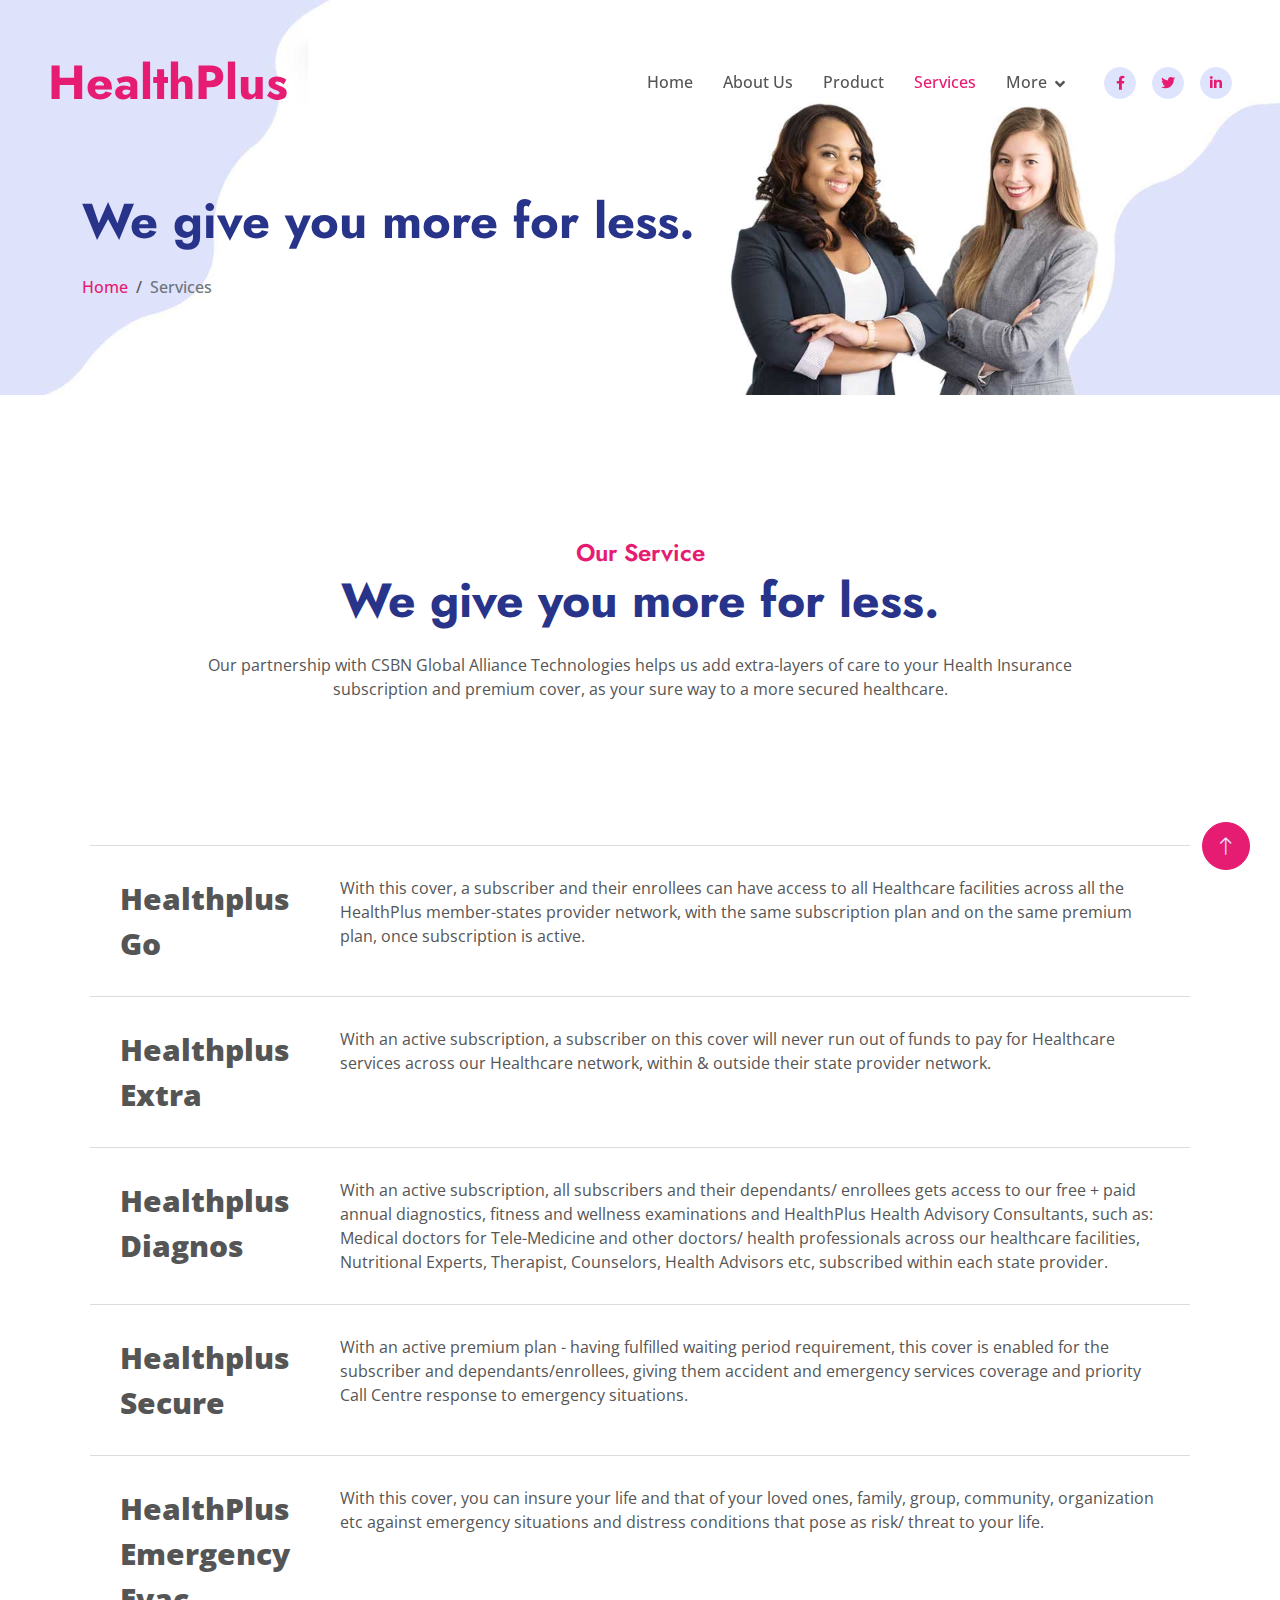
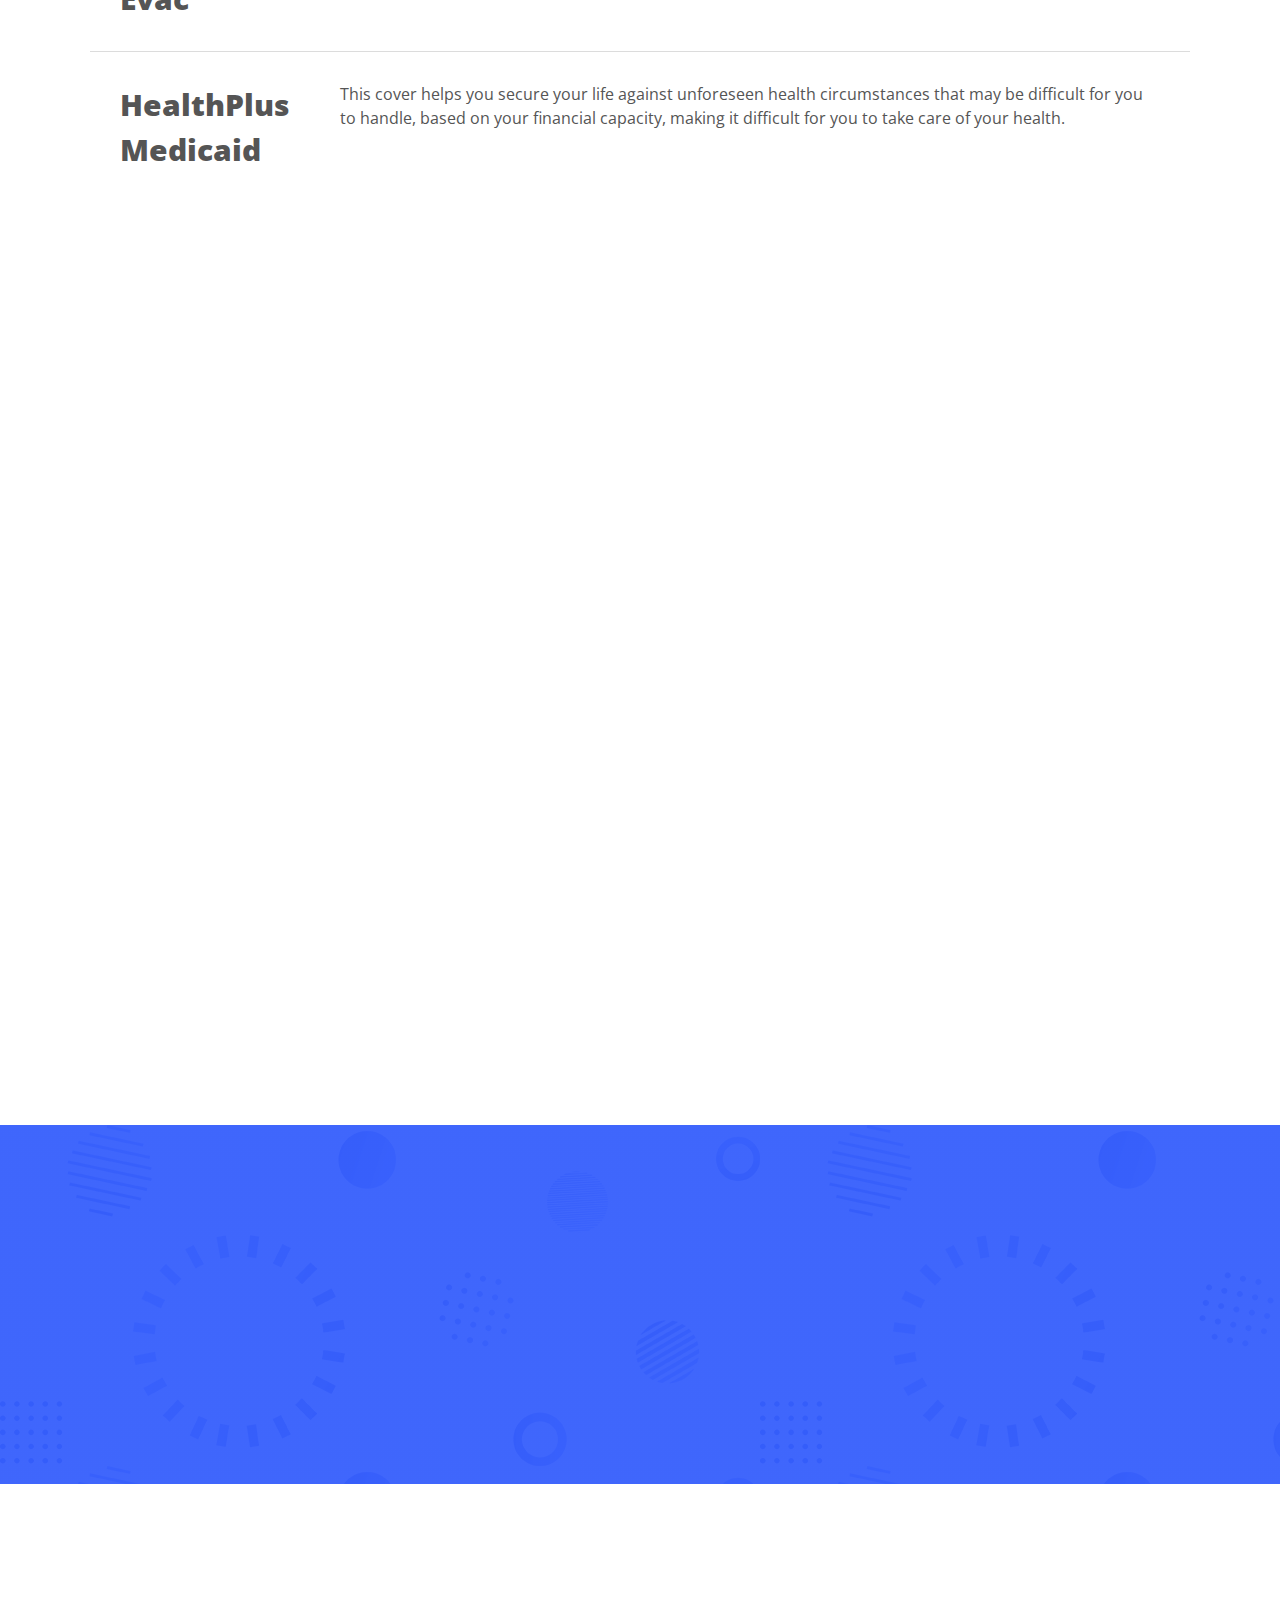
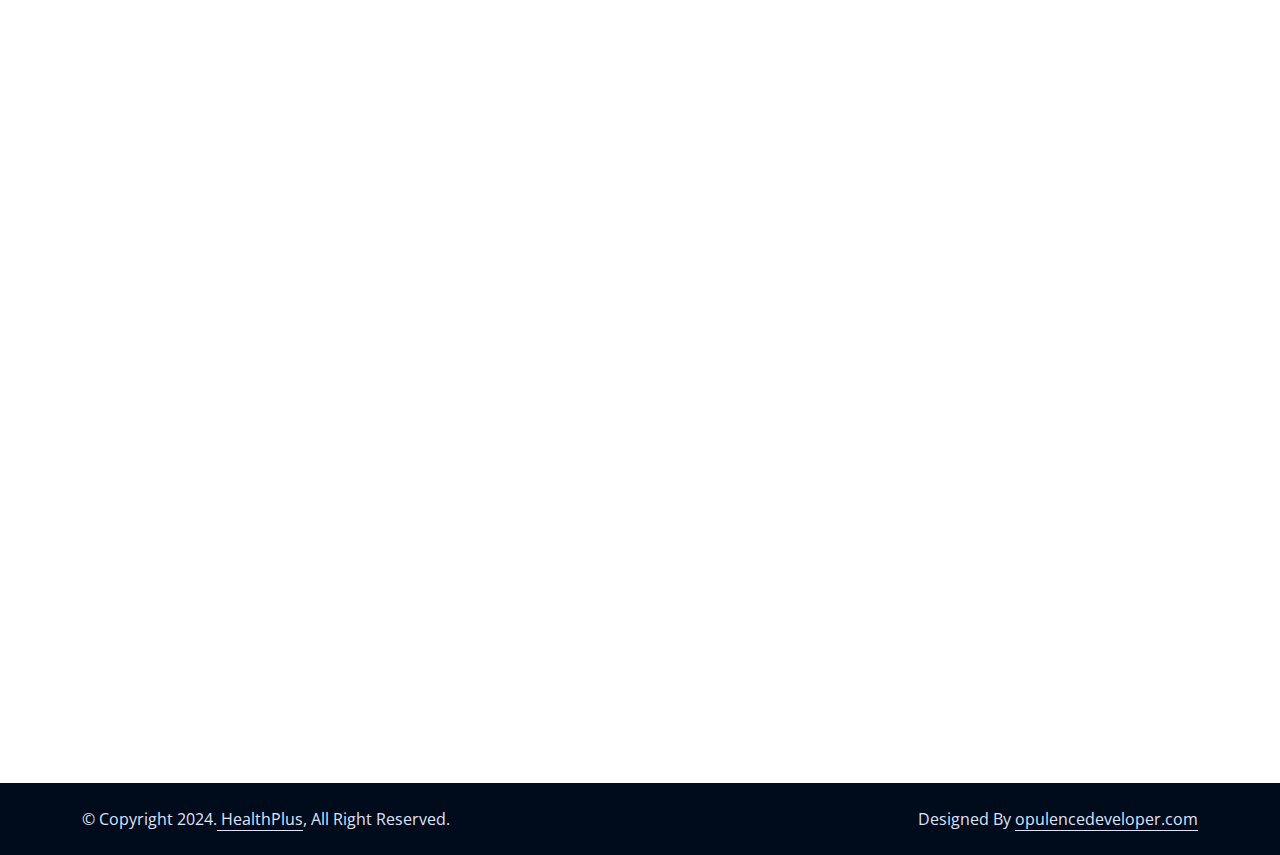
<file: public/service.html>
<!DOCTYPE html>
<html lang="en">
  <head>
    <meta charset="utf-8" />
    <title>HealthPlus - Health Services</title>
    <meta content="width=device-width, initial-scale=1.0" name="viewport" />
    <meta content="" name="keywords" />
    <meta content="" name="description" />

    <!-- Favicon -->
    <link href="img/favicon.ico" rel="icon" />

    <!-- Google Web Fonts -->
    <link rel="preconnect" href="https://fonts.googleapis.com" />
    <link rel="preconnect" href="https://fonts.gstatic.com" crossorigin />
    <link
      href="https://fonts.googleapis.com/css2?family=Jost:wght@500;600;700&family=Open+Sans:wght@400;500&display=swap"
      rel="stylesheet"
    />

    <!-- Icon Font Stylesheet -->
    <link
      href="https://cdnjs.cloudflare.com/ajax/libs/font-awesome/5.10.0/css/all.min.css"
      rel="stylesheet"
    />
    <link
      href="https://cdn.jsdelivr.net/npm/bootstrap-icons@1.4.1/font/bootstrap-icons.css"
      rel="stylesheet"
    />

    <!-- Libraries Stylesheet -->
    <link href="lib/animate/animate.min.css" rel="stylesheet" />
    <link href="lib/owlcarousel/assets/owl.carousel.min.css" rel="stylesheet" />

    <!-- Customized Bootstrap Stylesheet -->
    <link href="css/bootstrap.min.css" rel="stylesheet" />

    <!-- Template Stylesheet -->
    <link href="css/style.css" rel="stylesheet" />
  </head>

  <body>
    <!-- Spinner Start -->
    <div
      id="spinner"
      class="show bg-white position-fixed translate-middle w-100 vh-100 top-50 start-50 d-flex align-items-center justify-content-center"
    >
      <div
        class="spinner-border text-primary"
        role="status"
        style="width: 3rem; height: 3rem"
      ></div>
    </div>
    <!-- Spinner End -->

    <!-- Navbar Start -->
    <div
      class="container-fluid fixed-top px-0 wow fadeIn"
      data-wow-delay="0.1s"
    >
      <div class="top-bar row gx-0 align-items-center d-none d-lg-flex"></div>

      <nav
        class="navbar navbar-expand-lg navbar-light py-lg-0 px-lg-5 wow fadeIn"
        data-wow-delay="0.1s"
      >
        <a href="index.html" class="navbar-brand ms-4 ms-lg-0">
          <h1 class="display-5 text-primary m-0">HealthPlus</h1>
        </a>
        <button
          type="button"
          class="navbar-toggler me-4"
          data-bs-toggle="collapse"
          data-bs-target="#navbarCollapse"
        >
          <span class="navbar-toggler-icon"></span>
        </button>
        <div class="collapse navbar-collapse" id="navbarCollapse">
          <div class="navbar-nav ms-auto p-4 p-lg-0">
            <a href="index.html" class="nav-item nav-link">Home</a>
            <a href="about.html" class="nav-item nav-link">About Us</a>
            <a href="product.html" class="nav-item nav-link">Product</a>
            <a href="service.html" class="nav-item nav-link active">Services</a>

            <div class="nav-item dropdown">
              <a
                href="#"
                class="nav-link dropdown-toggle"
                data-bs-toggle="dropdown"
                >More</a
              >
              <div class="dropdown-menu border-light m-0">
                <a href="providernetwork.html" class="dropdown-item">Provider Network</a>
                <a href="contact.html" class="dropdown-item">Contact</a>
                <a href="blog.html" class="dropdown-item">Blog</a>

                <!--  <a href="testimonial.html" class="dropdown-item">Testimonial</a>
                            <a href="404.html" class="dropdown-item">404 Page</a>  -->
              </div>
            </div>
            <!-- <a href="contact.html" class="nav-item nav-link">Contact</a> <a href="blog.html" class="nav-item nav-link"></a> -->
          </div>
          <div class="d-none d-lg-flex ms-2">
            <a class="btn btn-light btn-sm-square rounded-circle ms-3" href="">
              <small class="fab fa-facebook-f text-primary"></small>
            </a>
            <a class="btn btn-light btn-sm-square rounded-circle ms-3" href="">
              <small class="fab fa-twitter text-primary"></small>
            </a>
            <a class="btn btn-light btn-sm-square rounded-circle ms-3" href="">
              <small class="fab fa-linkedin-in text-primary"></small>
            </a>
          </div>
        </div>
      </nav>
    </div>
    <!-- Navbar End -->

    <!-- Page Header Start -->
    <div
      class="container-fluid page-header mb-5 wow fadeIn"
      data-wow-delay="0.1s"
    >
      <div class="container">
        <h1 style="font-size: 49px" class="display-3 mb-4 animated slideInDown">
          We give you more for less.
        </h1>
        <nav aria-label="breadcrumb animated slideInDown">
          <ol class="breadcrumb mb-0">
            <li class="breadcrumb-item"><a href="#">Home</a></li>

            <li class="breadcrumb-item active" aria-current="page">Services</li>
          </ol>
        </nav>
      </div>
    </div>
    <!-- Page Header End -->

    <!-- Service Start -->
    <div class="container-fluid service py-5">
      <div class="container py-5">
        <div
          class="text-center mx-auto mb-5 wow fadeInUp"
          data-wow-delay="0.1s"
          style="max-width: 900px"
        >
          <h4 class="mb-1 text-primary">Our Service</h4>
          <h1 class="display-5 mb-4">We give you more for less.</h1>
          <p class="mb-0">
            Our partnership with CSBN Global Alliance Technologies helps us add
            extra-layers of care to your Health Insurance subscription and
            premium cover, as your sure way to a more secured healthcare.
          </p>
        </div>
      </div>
    </div>
    <!-- Service End -->

    <div class="det-con">
      <p>Healthplus Go</p>
      <p>
        With this cover, a subscriber and their enrollees can have access to all
        Healthcare facilities across all the HealthPlus member-states provider
        network, with the same subscription plan and on the same premium plan,
        once subscription is active.
      </p>
    </div>
    <div class="det-con">
      <p>Healthplus Extra</p>
      <p>
        With an active subscription, a subscriber on this cover will never run
        out of funds to pay for Healthcare services across our Healthcare
        network, within & outside their state provider network.
      </p>
    </div>
    <div class="det-con">
      <p>Healthplus Diagnos</p>
      <p>
        With an active subscription, all subscribers and their dependants/
        enrollees gets access to our free + paid annual diagnostics, fitness and
        wellness examinations and HealthPlus Health Advisory Consultants, such
        as: Medical doctors for Tele-Medicine and other doctors/ health
        professionals across our healthcare facilities, Nutritional Experts,
        Therapist, Counselors, Health Advisors etc, subscribed within each state
        provider.
      </p>
    </div>
    <div class="det-con">
      <p>Healthplus Secure</p>
      <p>
        With an active premium plan - having fulfilled waiting period
        requirement, this cover is enabled for the subscriber and
        dependants/enrollees, giving them accident and emergency services
        coverage and priority Call Centre response to emergency situations.
      </p>
    </div>
    <div class="det-con">
      <p>HealthPlus Emergency Evac</p>
      <p>
        With this cover, you can insure your life and that of your loved ones,
        family, group, community, organization etc against emergency situations
        and distress conditions that pose as risk/ threat to your life.
      </p>
    </div>
    <div class="det-con">
      <p>HealthPlus Medicaid</p>
      <p>
        This cover helps you secure your life against unforeseen health
        circumstances that may be difficult for you to handle, based on your
        financial capacity, making it difficult for you to take care of your
        health.
      </p>
    </div>

    <!-- Projects Start -->
    <div class="container-xxl py-5">
      <div class="container">
        <div
          class="text-center mx-auto wow fadeInUp"
          data-wow-delay="0.1s"
          style="max-width: 600px"
        >
          <p
            class="d-inline-block border rounded text-primary fw-semi-bold py-1 px-3"
          >
            Exclusive Services
          </p>
          <h1 class="display-5 mt-3">
            With Healthplus, it can only get better
          </h1>
          <p class="mb-5">
            Our partnership with state-providers, healthcare providers and other
            stakeholders in our healthcare sector is continuously reinforced
            through our services, giving our subscribers, the best healthcare.
          </p>
        </div>
        <div
          class="owl-carousel project-carousel wow fadeInUp"
          data-wow-delay="0.3s"
        >
          <div class="project-item pe-5 pb-5">
            <div class="project-img mb-3">
              <img class="img-fluid rounded" src="img/service-1.jpg" alt="" />
              <a href=""><i class="fas fa-chevron-down fa-3x text-primary"></i></a>
            </div>
            <div class="project-title">
              <h4 class="mb-0">Health Consultancy</h4>
            </div>
          </div>
          <div class="project-item pe-5 pb-5">
            <div class="project-img mb-3">
              <img class="img-fluid rounded" src="img/service-2.jpg" alt="" />
              <a href=""><i class="fas fa-chevron-down fa-3x text-primary"></i></a>
            </div>
            <div class="project-title">
              <h4 class="mb-0">Health Planning</h4>
            </div>
          </div>
          <div class="project-item pe-5 pb-5">
            <div class="project-img mb-3">
              <img class="img-fluid rounded" src="img/service-3.jpg" alt="" />
              <a href=""><i class="fas fa-chevron-down fa-3x text-primary"></i></a>
            </div>
            <div class="project-title">
              <h4 class="mb-0">Health Investment</h4>
            </div>
          </div>
          <div class="project-item pe-5 pb-5">
            <div class="project-img mb-3">
              <img class="img-fluid rounded" src="img/service-4.jpg" alt="" />
              <a href=""><i class="fas fa-chevron-down fa-3x text-primary"></i></a>
            </div>
            <div class="project-title">
              <h4 class="mb-0">Health Advisory</h4>
            </div>
          </div>
          <div class="project-item pe-5 pb-5">
            <div class="project-img mb-3">
              <img class="img-fluid rounded" src="img/service-4.jpg" alt="" />
              <a href=""><i class="fas fa-chevron-down fa-3x text-primary"></i></a>
            </div>
            <div class="project-title">
              <h4 class="mb-0">Business Loans</h4>
            </div>
          </div>
        </div>
      </div>
    </div>
    <!-- Projects End -->

    <!-- Callback Start -->
    <div class="container-fluid callback mt-5 py-5">
      <div class="container pt-5">
        <div class="row justify-content-center">
          <div class="col-lg-7">
            <div
              class="bg-white border rounded p-4 p-sm-5 wow fadeInUp"
              data-wow-delay="0.5s"
            >
              <div
                class="text-center mx-auto wow fadeInUp"
                data-wow-delay="0.1s"
                style="max-width: 600px"
              >
                <p
                  class="d-inline-block border rounded text-primary fw-semi-bold py-1 px-3"
                >
                  Get In Touch
                </p>
                <h1 class="display-5 mb-5">Request A Call-Back</h1>
              </div>
              <div class="row g-3">
                <div class="col-sm-6">
                  <div class="form-floating">
                    <input
                      type="text"
                      class="form-control"
                      id="name"
                      placeholder="Your Name"
                    />
                    <label for="name">Your Name</label>
                  </div>
                </div>
                <div class="col-sm-6">
                  <div class="form-floating">
                    <input
                      type="email"
                      class="form-control"
                      id="mail"
                      placeholder="Your Email"
                    />
                    <label for="mail">Your Email</label>
                  </div>
                </div>
                <div class="col-sm-6">
                  <div class="form-floating">
                    <input
                      type="text"
                      class="form-control"
                      id="mobile"
                      placeholder="Your Mobile"
                    />
                    <label for="mobile">Your Mobile</label>
                  </div>
                </div>
                <div class="col-sm-6">
                  <div class="form-floating">
                    <input
                      type="text"
                      class="form-control"
                      id="subject"
                      placeholder="Subject"
                    />
                    <label for="subject">Subject</label>
                  </div>
                </div>
                <div class="col-12">
                  <div class="form-floating">
                    <textarea
                      class="form-control"
                      placeholder="Leave a message here"
                      id="message"
                      style="height: 100px"
                    ></textarea>
                    <label for="message">Message</label>
                  </div>
                </div>
                <div class="col-12 text-center">
                  <button class="btn btn-primary w-100 py-3" type="submit">
                    Submit Now
                  </button>
                </div>
              </div>
            </div>
          </div>
        </div>
      </div>
    </div>
    <!-- Callback End -->

    <!-- Footer Start -->
    <div
      class="container-fluid bg-dark text-light footer mt-5 py-5 wow fadeIn"
      data-wow-delay="0.1s"
    >
      <div class="container py-5">
        <div class="row align-items-start justify-content-between g-5">
          <div class="col-lg-3 col-md-6">
            <h4 class="text-white mb-4">Our Office</h4>
            <p class="mb-2">
              <i class="fa fa-map-marker-alt me-3"></i>Suite 35 Tafawa Balewa
              Square, Onikan, Lagos, Nigeria
            </p>
            <p class="mb-2">
              <i class="fa fa-map-marker-alt me-3"></i>Suite 3-5, Ruchennam
              Close, off Pinok Street, Ayaba-Umueze Road, Osisioma. Abia State
            </p>
            <p class="mb-2">
              <i class="fa fa-phone-alt me-3"></i>+234 814 741 46170
            </p>
            <p class="mb-2">
              <i class="fa fa-envelope me-3"></i>contact@healthplus.com.ng
            </p>
            <div class="d-flex pt-2">
              <a
                class="btn btn-square btn-outline-light rounded-circle me-2"
                href=""
                ><i class="fab fa-twitter"></i
              ></a>
              <a
                class="btn btn-square btn-outline-light rounded-circle me-2"
                href=""
                ><i class="fab fa-facebook-f"></i
              ></a>
              <a
                class="btn btn-square btn-outline-light rounded-circle me-2"
                href=""
                ><i class="fab fa-youtube"></i
              ></a>
              <a
                class="btn btn-square btn-outline-light rounded-circle me-2"
                href=""
                ><i class="fab fa-linkedin-in"></i
              ></a>
            </div>
          </div>
          <div class="col-lg-3 col-md-6">
            <h4 class="text-white mb-4">Services</h4>
            <a class="btn btn-link" href="">Health Planning</a>
            <a class="btn btn-link" href="">Health Investment</a>
            <a class="btn btn-link" href="">Health Consultancy</a>

            <a class="btn btn-link" href="">Health Analysis</a>
          </div>
          <div class="col-lg-3 col-md-6">
            <h4 class="text-white mb-4">Quick Links</h4>
            <a class="btn btn-link" href="about.html">About Us</a>
            <a class="btn btn-link" href="contact.html">Contact Us</a>
            <a class="btn btn-link" href="service.html">Our Services</a>
            <a class="btn btn-link" href="">Terms & Condition</a>
            <a class="btn btn-link" href="blog.html">Blog</a>
          </div>
        </div>
      </div>
    </div>
    <!-- Footer End -->

    <!-- Copyright Start -->
    <div class="container-fluid copyright py-4">
      <div class="container">
        <div class="row">
          <div class="col-md-6 text-center text-md-start mb-3 mb-md-0">
            &copy; Copyright 2024.<a class="border-bottom" href="#">
              HealthPlus</a
            >, All Right Reserved.
          </div>
          <div class="col-md-6 text-center text-md-end">
            <!--/*** This template is free as long as you keep the footer author’s credit link/attribution link/backlink. If you'd like to use the template without the footer author’s credit link/attribution link/backlink, you can purchase the Credit Removal License from "https://htmlcodex.com/credit-removal". Thank you for your support. ***/-->
            Designed By
            <a class="border-bottom" href="https://opulencedeveloper.com"
              >opulencedeveloper.com</a
            >
          </div>
        </div>
      </div>
    </div>
    <!-- Copyright End -->

    <!-- Back to Top -->
    <a
      href="#"
      class="btn btn-lg btn-primary btn-lg-square rounded-circle back-to-top"
      ><i class="bi bi-arrow-up"></i
    ></a>

    <!-- JavaScript Libraries -->
    <script src="https://code.jquery.com/jquery-3.4.1.min.js"></script>
    <script src="https://cdn.jsdelivr.net/npm/bootstrap@5.0.0/dist/js/bootstrap.bundle.min.js"></script>
    <script src="lib/wow/wow.min.js"></script>
    <script src="lib/easing/easing.min.js"></script>
    <script src="lib/waypoints/waypoints.min.js"></script>
    <script src="lib/owlcarousel/owl.carousel.min.js"></script>
    <script src="lib/counterup/counterup.min.js"></script>

    <!-- Template Javascript -->
    <script src="js/main.js"></script>
  </body>
</html>
</file>
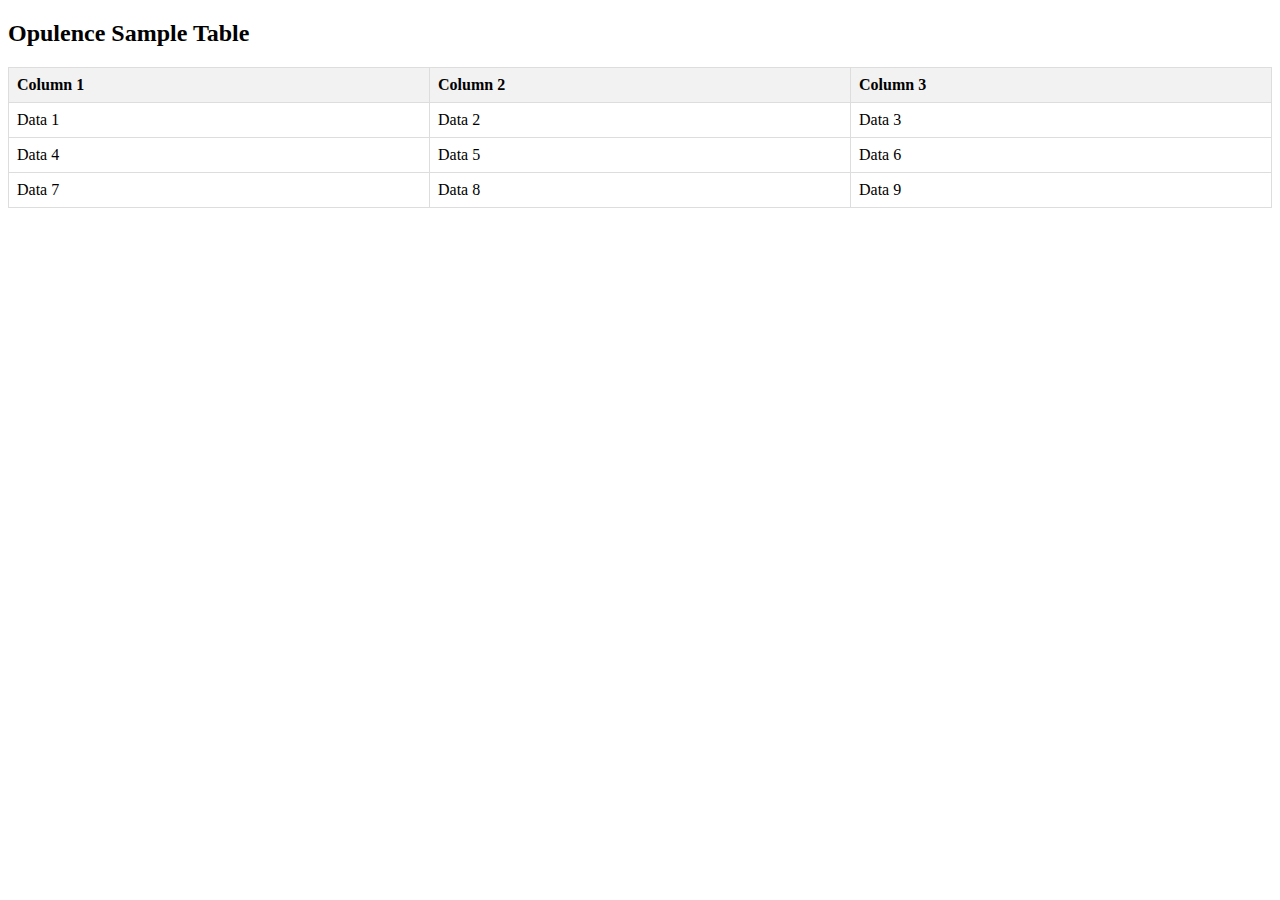
<file: public/table.html>
<!DOCTYPE html>
<html lang="en">
<head>
<meta charset="UTF-8">
<meta name="viewport" content="width=device-width, initial-scale=1.0">
<title>Sample Table</title>
<style>
    table {
        width: 100%;
        border-collapse: collapse;
    }
    th, td {
        border: 1px solid #ddd;
        padding: 8px;
        text-align: left;
    }
    th {
        background-color: #f2f2f2;
    }
</style>
</head>
<body>

<h2>Opulence Sample Table</h2>

<div class="tabl">
  <table>
    <thead>
      <tr>
        <th>Column 1</th>
        <th>Column 2</th>
        <th>Column 3</th>
      </tr>
    </thead>
    <tbody>
      <tr>
        <td>Data 1</td>
        <td>Data 2</td>
        <td>Data 3</td>
      </tr>
      <tr>
        <td>Data 4</td>
        <td>Data 5</td>
        <td>Data 6</td>
      </tr>
      <tr>
        <td>Data 7</td>
        <td>Data 8</td>
        <td>Data 9</td>
      </tr>
    </tbody>
  </table>
</div>


</body>
</html>
</file>
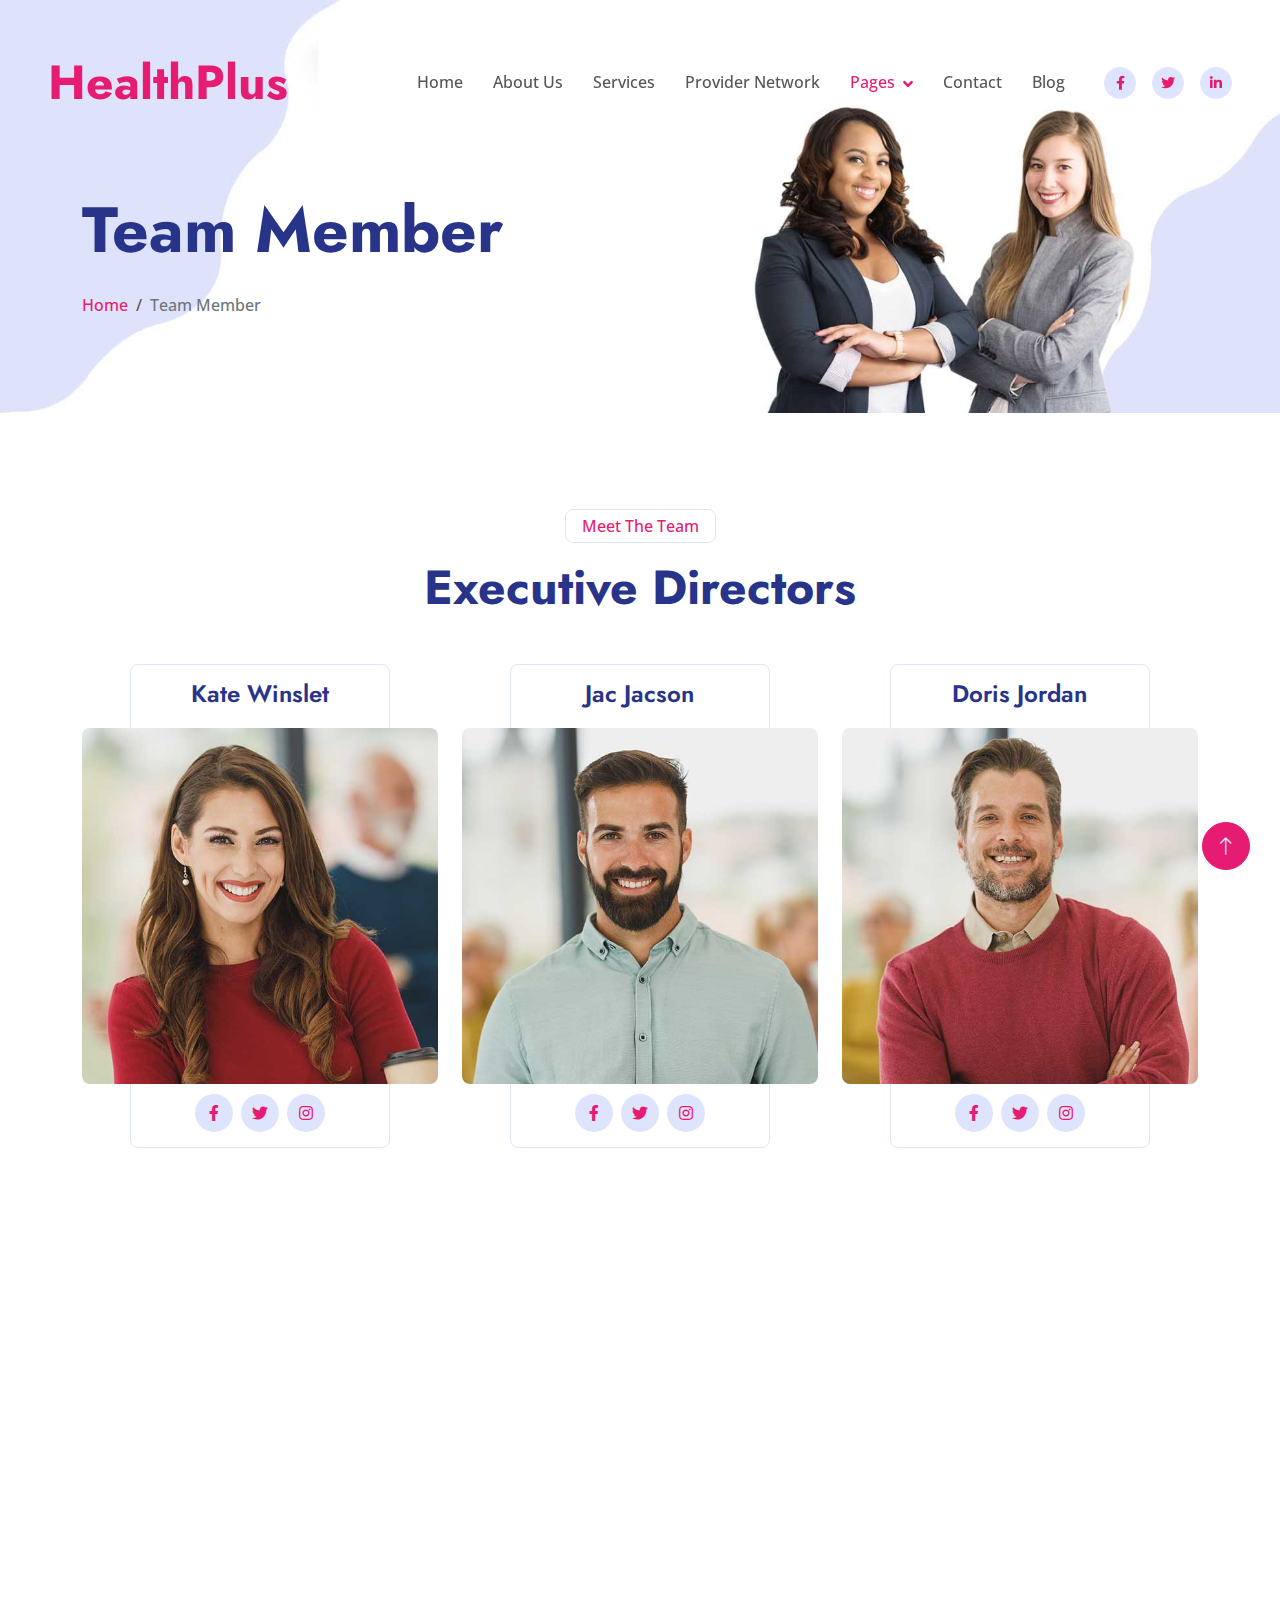
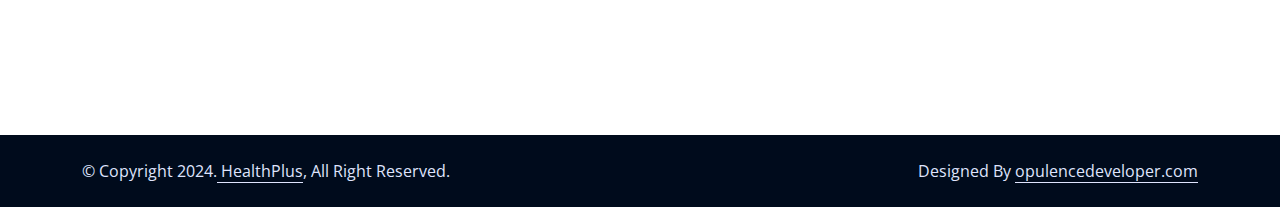
<file: public/team.html>
<!DOCTYPE html>
<html lang="en">

<head>
    <meta charset="utf-8">
    <title>HealthPlus - Health Services</title>
    <meta content="width=device-width, initial-scale=1.0" name="viewport">
    <meta content="" name="keywords">
    <meta content="" name="description">

    <!-- Favicon -->
    <link href="img/favicon.ico" rel="icon">

    <!-- Google Web Fonts -->
    <link rel="preconnect" href="https://fonts.googleapis.com">
    <link rel="preconnect" href="https://fonts.gstatic.com" crossorigin>
    <link href="https://fonts.googleapis.com/css2?family=Jost:wght@500;600;700&family=Open+Sans:wght@400;500&display=swap" rel="stylesheet">  

    <!-- Icon Font Stylesheet -->
    <link href="https://cdnjs.cloudflare.com/ajax/libs/font-awesome/5.10.0/css/all.min.css" rel="stylesheet">
    <link href="https://cdn.jsdelivr.net/npm/bootstrap-icons@1.4.1/font/bootstrap-icons.css" rel="stylesheet">

    <!-- Libraries Stylesheet -->
    <link href="lib/animate/animate.min.css" rel="stylesheet">
    <link href="lib/owlcarousel/assets/owl.carousel.min.css" rel="stylesheet">

    <!-- Customized Bootstrap Stylesheet -->
    <link href="css/bootstrap.min.css" rel="stylesheet">

    <!-- Template Stylesheet -->
    <link href="css/style.css" rel="stylesheet">
</head>

<body>
    <!-- Spinner Start -->
    <div id="spinner" class="show bg-white position-fixed translate-middle w-100 vh-100 top-50 start-50 d-flex align-items-center justify-content-center">
        <div class="spinner-border text-primary" role="status" style="width: 3rem; height: 3rem;"></div>
    </div>
    <!-- Spinner End -->


    <!-- Navbar Start -->
    <div class="container-fluid fixed-top px-0 wow fadeIn" data-wow-delay="0.1s">
        <div class="top-bar row gx-0 align-items-center d-none d-lg-flex">
        
        </div>
        

        <nav class="navbar navbar-expand-lg navbar-light py-lg-0 px-lg-5 wow fadeIn" data-wow-delay="0.1s">
            <a href="index.html" class="navbar-brand ms-4 ms-lg-0">
                <h1 class="display-5 text-primary m-0">HealthPlus</h1>
            </a>
            <button type="button" class="navbar-toggler me-4" data-bs-toggle="collapse" data-bs-target="#navbarCollapse">
                <span class="navbar-toggler-icon"></span>
            </button>
            <div class="collapse navbar-collapse" id="navbarCollapse">
                <div class="navbar-nav ms-auto p-4 p-lg-0">
                    <a href="index.html" class="nav-item nav-link">Home</a>
                    <a href="about.html" class="nav-item nav-link">About Us</a>
                    <a href="service.html" class="nav-item nav-link">Services</a> <a href="service.html" class="nav-item nav-link">Provider Network</a>
                    <div class="nav-item dropdown">
                        <a href="#" class="nav-link dropdown-toggle active" data-bs-toggle="dropdown">Pages</a>
                        <div class="dropdown-menu border-light m-0">
                            <a href="project.html" class="dropdown-item">Projects</a>
                            <a href="feature.html" class="dropdown-item">Features</a>
                            <a href="team.html" class="dropdown-item active">Team Member</a>
                            <a href="testimonial.html" class="dropdown-item">Testimonial</a>
                            <a href="404.html" class="dropdown-item">404 Page</a>
                        </div>
                    </div>
                    <a href="contact.html" class="nav-item nav-link">Contact</a> <a href="blog.html" class="nav-item nav-link">Blog</a>
                </div>
                <div class="d-none d-lg-flex ms-2">
                    <a class="btn btn-light btn-sm-square rounded-circle ms-3" href="">
                        <small class="fab fa-facebook-f text-primary"></small>
                    </a>
                    <a class="btn btn-light btn-sm-square rounded-circle ms-3" href="">
                        <small class="fab fa-twitter text-primary"></small>
                    </a>
                    <a class="btn btn-light btn-sm-square rounded-circle ms-3" href="">
                        <small class="fab fa-linkedin-in text-primary"></small>
                    </a>
                </div>
            </div>
        </nav>
    </div>
    <!-- Navbar End -->


    <!-- Page Header Start -->
    <div class="container-fluid page-header mb-5 wow fadeIn" data-wow-delay="0.1s">
        <div class="container">
            <h1 class="display-3 mb-4 animated slideInDown">Team Member</h1>
            <nav aria-label="breadcrumb animated slideInDown">
                <ol class="breadcrumb mb-0">
                     <li class="breadcrumb-item"><a href="#">Home</a></li>
                  
                    <li class="breadcrumb-item active" aria-current="page">Team Member</li>
                </ol>
            </nav>
        </div>
    </div>
    <!-- Page Header End -->


    <!-- Team Start -->
    <div class="container-xxl py-5">
        <div class="container">
            <div class="text-center mx-auto wow fadeInUp" data-wow-delay="0.1s" style="max-width: 600px;">
                <p class="d-inline-block border rounded text-primary fw-semi-bold py-1 px-3">Meet The Team</p>
                <h1 class="display-5 mb-5">Executive Directors</h1>
            </div>
            <div class="row g-4">
                <div class="col-lg-4 col-md-6 wow fadeInUp" data-wow-delay="0.1s">
                    <div class="team-item">
                        <img class="img-fluid rounded" src="img/team-1.jpg" alt="">
                        <div class="team-text">
                            <h4 class="mb-0">Kate Winslet</h4>
                            <div class="team-social d-flex">
                                <a class="btn btn-square rounded-circle mx-1" href=""><i class="fab fa-facebook-f"></i></a>
                                <a class="btn btn-square rounded-circle mx-1" href=""><i class="fab fa-twitter"></i></a>
                                <a class="btn btn-square rounded-circle mx-1" href=""><i class="fab fa-instagram"></i></a>
                            </div>
                        </div>
                    </div>
                </div>
                <div class="col-lg-4 col-md-6 wow fadeInUp" data-wow-delay="0.3s">
                    <div class="team-item">
                        <img class="img-fluid rounded" src="img/team-2.jpg" alt="">
                        <div class="team-text">
                            <h4 class="mb-0">Jac Jacson</h4>
                            <div class="team-social d-flex">
                                <a class="btn btn-square rounded-circle mx-1" href=""><i class="fab fa-facebook-f"></i></a>
                                <a class="btn btn-square rounded-circle mx-1" href=""><i class="fab fa-twitter"></i></a>
                                <a class="btn btn-square rounded-circle mx-1" href=""><i class="fab fa-instagram"></i></a>
                            </div>
                        </div>
                    </div>
                </div>
                <div class="col-lg-4 col-md-6 wow fadeInUp" data-wow-delay="0.5s">
                    <div class="team-item">
                        <img class="img-fluid rounded" src="img/team-3.jpg" alt="">
                        <div class="team-text">
                            <h4 class="mb-0">Doris Jordan</h4>
                            <div class="team-social d-flex">
                                <a class="btn btn-square rounded-circle mx-1" href=""><i class="fab fa-facebook-f"></i></a>
                                <a class="btn btn-square rounded-circle mx-1" href=""><i class="fab fa-twitter"></i></a>
                                <a class="btn btn-square rounded-circle mx-1" href=""><i class="fab fa-instagram"></i></a>
                            </div>
                        </div>
                    </div>
                </div>
            </div>
        </div>
    </div>
    <!-- Team End -->
        

    <!-- Footer Start -->
    <div class="container-fluid bg-dark text-light footer mt-5 py-5 wow fadeIn" data-wow-delay="0.1s">
        <div class="container py-5">
             <div class="row align-items-start justify-content-between g-5">
                <div class="col-lg-3 col-md-6">
                    <h4 class="text-white mb-4">Our Office</h4>
                    <p class="mb-2"><i class="fa fa-map-marker-alt me-3"></i>Suite 35 Tafawa Balewa Square, Onikan, Lagos, Nigeria</p>
                    <p class="mb-2">
                        <i class="fa fa-map-marker-alt me-3"></i>Suite 3-5, Ruchennam
                        Close, off Pinok Street, Ayaba-Umueze Road, Osisioma. Abia State
                      </p>
                    <p class="mb-2"><i class="fa fa-phone-alt me-3"></i>+234 814 741 46170</p>
                    <p class="mb-2"><i class="fa fa-envelope me-3"></i>contact@healthplus.com.ng</p>
                    <div class="d-flex pt-2">
                        <a class="btn btn-square btn-outline-light rounded-circle me-2" href=""><i class="fab fa-twitter"></i></a>
                        <a class="btn btn-square btn-outline-light rounded-circle me-2" href=""><i class="fab fa-facebook-f"></i></a>
                        <a class="btn btn-square btn-outline-light rounded-circle me-2" href=""><i class="fab fa-youtube"></i></a>
                        <a class="btn btn-square btn-outline-light rounded-circle me-2" href=""><i class="fab fa-linkedin-in"></i></a>
                    </div>
                </div>
                <div class="col-lg-3 col-md-6">
                    <h4 class="text-white mb-4">Services</h4>
                    <a class="btn btn-link" href="">Health Planning</a>
                    <a class="btn btn-link" href="">Health Investment</a>
                    <a class="btn btn-link" href="">Health Consultancy</a>
                     
                     <a class="btn btn-link" href="">Health Analysis</a>
                </div>
                <div class="col-lg-3 col-md-6">
                    <h4 class="text-white mb-4">Quick Links</h4>
                    <a class="btn btn-link" href="about.html">About Us</a>
                    <a class="btn btn-link" href="contact.html">Contact Us</a>
                    <a class="btn btn-link" href="service.html">Our Services</a>
                    <a class="btn btn-link" href="">Terms & Condition</a>
                    <a class="btn btn-link" href="blog.html">Blog</a>
                </div>
                
            </div>
        </div>
    </div>
    <!-- Footer End -->


    <!-- Copyright Start -->
    <div class="container-fluid copyright py-4">
        <div class="container">
            <div class="row">
                <div class="col-md-6 text-center text-md-start mb-3 mb-md-0">
                    &copy;  Copyright 2024.<a class="border-bottom" href="#"> HealthPlus</a>, All Right Reserved.
                </div>
                <div class="col-md-6 text-center text-md-end">
                    <!--/*** This template is free as long as you keep the footer author’s credit link/attribution link/backlink. If you'd like to use the template without the footer author’s credit link/attribution link/backlink, you can purchase the Credit Removal License from "https://htmlcodex.com/credit-removal". Thank you for your support. ***/-->
                    Designed By <a class="border-bottom" href="https://opulencedeveloper.com">opulencedeveloper.com</a>
                </div>
            </div>
        </div>
    </div>
    <!-- Copyright End -->


    <!-- Back to Top -->
    <a href="#" class="btn btn-lg btn-primary btn-lg-square rounded-circle back-to-top"><i class="bi bi-arrow-up"></i></a>


    <!-- JavaScript Libraries -->
    <script src="https://code.jquery.com/jquery-3.4.1.min.js"></script>
    <script src="https://cdn.jsdelivr.net/npm/bootstrap@5.0.0/dist/js/bootstrap.bundle.min.js"></script>
    <script src="lib/wow/wow.min.js"></script>
    <script src="lib/easing/easing.min.js"></script>
    <script src="lib/waypoints/waypoints.min.js"></script>
    <script src="lib/owlcarousel/owl.carousel.min.js"></script>
    <script src="lib/counterup/counterup.min.js"></script>

    <!-- Template Javascript -->
    <script src="js/main.js"></script>
</body>

</html>
</file>
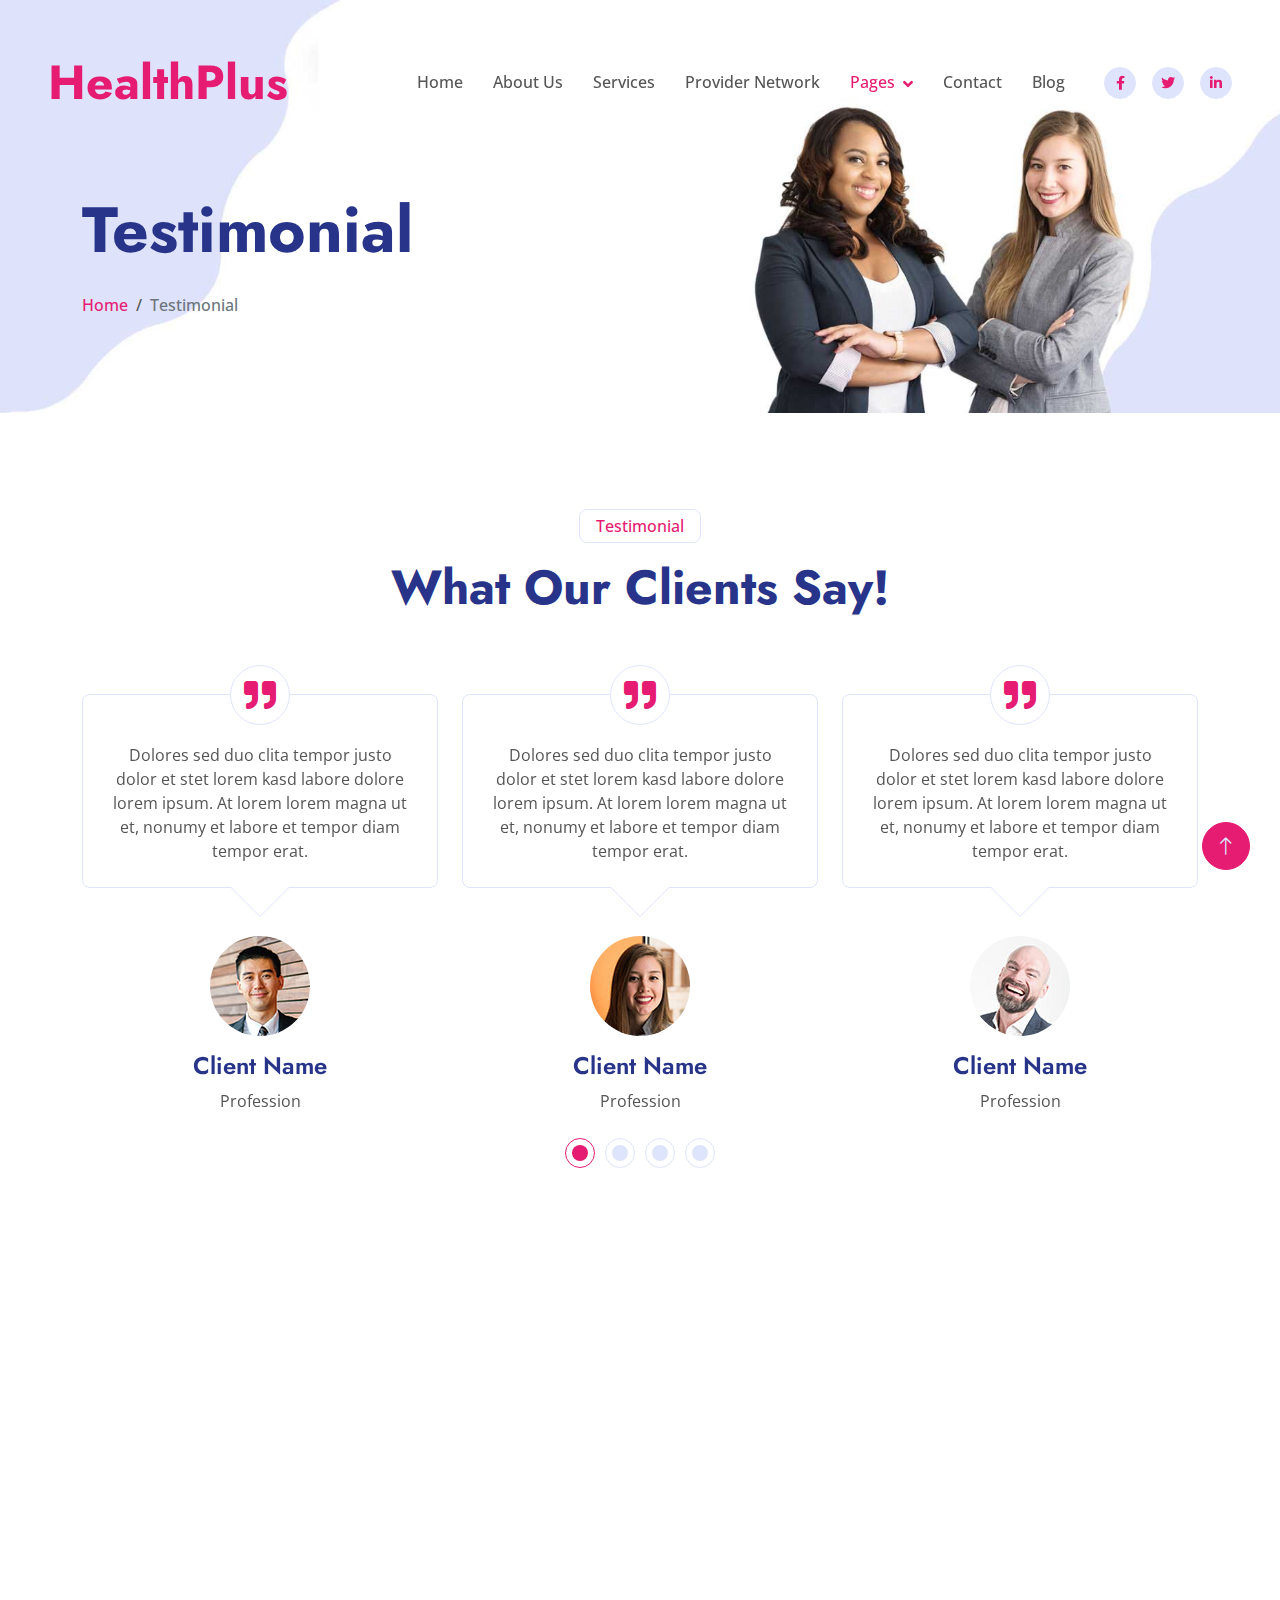
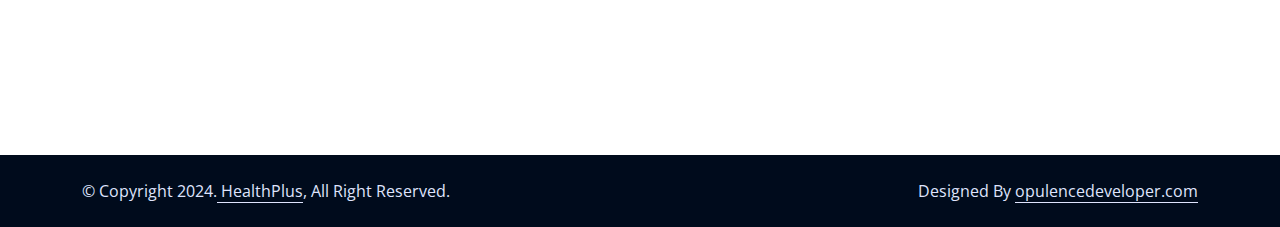
<file: public/testimonial.html>
<!DOCTYPE html>
<html lang="en">

<head>
    <meta charset="utf-8">
    <title>HealthPlus - Health Services</title>
    <meta content="width=device-width, initial-scale=1.0" name="viewport">
    <meta content="" name="keywords">
    <meta content="" name="description">

    <!-- Favicon -->
    <link href="img/favicon.ico" rel="icon">

    <!-- Google Web Fonts -->
    <link rel="preconnect" href="https://fonts.googleapis.com">
    <link rel="preconnect" href="https://fonts.gstatic.com" crossorigin>
    <link href="https://fonts.googleapis.com/css2?family=Jost:wght@500;600;700&family=Open+Sans:wght@400;500&display=swap" rel="stylesheet">  

    <!-- Icon Font Stylesheet -->
    <link href="https://cdnjs.cloudflare.com/ajax/libs/font-awesome/5.10.0/css/all.min.css" rel="stylesheet">
    <link href="https://cdn.jsdelivr.net/npm/bootstrap-icons@1.4.1/font/bootstrap-icons.css" rel="stylesheet">

    <!-- Libraries Stylesheet -->
    <link href="lib/animate/animate.min.css" rel="stylesheet">
    <link href="lib/owlcarousel/assets/owl.carousel.min.css" rel="stylesheet">

    <!-- Customized Bootstrap Stylesheet -->
    <link href="css/bootstrap.min.css" rel="stylesheet">

    <!-- Template Stylesheet -->
    <link href="css/style.css" rel="stylesheet">
</head>

<body>
    <!-- Spinner Start -->
    <div id="spinner" class="show bg-white position-fixed translate-middle w-100 vh-100 top-50 start-50 d-flex align-items-center justify-content-center">
        <div class="spinner-border text-primary" role="status" style="width: 3rem; height: 3rem;"></div>
    </div>
    <!-- Spinner End -->


    <!-- Navbar Start -->
    <div class="container-fluid fixed-top px-0 wow fadeIn" data-wow-delay="0.1s">
        <div class="top-bar row gx-0 align-items-center d-none d-lg-flex">
        
        </div>
        

        <nav class="navbar navbar-expand-lg navbar-light py-lg-0 px-lg-5 wow fadeIn" data-wow-delay="0.1s">
            <a href="index.html" class="navbar-brand ms-4 ms-lg-0">
                <h1 class="display-5 text-primary m-0">HealthPlus</h1>
            </a>
            <button type="button" class="navbar-toggler me-4" data-bs-toggle="collapse" data-bs-target="#navbarCollapse">
                <span class="navbar-toggler-icon"></span>
            </button>
            <div class="collapse navbar-collapse" id="navbarCollapse">
                <div class="navbar-nav ms-auto p-4 p-lg-0">
                    <a href="index.html" class="nav-item nav-link">Home</a>
                    <a href="about.html" class="nav-item nav-link">About Us</a>
                    <a href="service.html" class="nav-item nav-link">Services</a> <a href="service.html" class="nav-item nav-link">Provider Network</a>
                    <div class="nav-item dropdown">
                        <a href="#" class="nav-link dropdown-toggle active" data-bs-toggle="dropdown">Pages</a>
                        <div class="dropdown-menu border-light m-0">
                            <a href="project.html" class="dropdown-item">Projects</a>
                            <a href="feature.html" class="dropdown-item">Features</a>
                            <a href="team.html" class="dropdown-item">Team Member</a>
                            <a href="testimonial.html" class="dropdown-item active">Testimonial</a>
                            <a href="404.html" class="dropdown-item">404 Page</a>
                        </div>
                    </div>
                    <a href="contact.html" class="nav-item nav-link">Contact</a> <a href="blog.html" class="nav-item nav-link">Blog</a>
                </div>
                <div class="d-none d-lg-flex ms-2">
                    <a class="btn btn-light btn-sm-square rounded-circle ms-3" href="">
                        <small class="fab fa-facebook-f text-primary"></small>
                    </a>
                    <a class="btn btn-light btn-sm-square rounded-circle ms-3" href="">
                        <small class="fab fa-twitter text-primary"></small>
                    </a>
                    <a class="btn btn-light btn-sm-square rounded-circle ms-3" href="">
                        <small class="fab fa-linkedin-in text-primary"></small>
                    </a>
                </div>
            </div>
        </nav>
    </div>
    <!-- Navbar End -->


    <!-- Page Header Start -->
    <div class="container-fluid page-header mb-5 wow fadeIn" data-wow-delay="0.1s">
        <div class="container">
            <h1 class="display-3 mb-4 animated slideInDown">Testimonial</h1>
            <nav aria-label="breadcrumb animated slideInDown">
                <ol class="breadcrumb mb-0">
                     <li class="breadcrumb-item"><a href="#">Home</a></li>
                  
                    <li class="breadcrumb-item active" aria-current="page">Testimonial</li>
                </ol>
            </nav>
        </div>
    </div>
    <!-- Page Header End -->


    <!-- Testimonial Start -->
    <div class="container-xxl py-5">
        <div class="container">
            <div class="text-center mx-auto wow fadeInUp" data-wow-delay="0.1s" style="max-width: 600px;">
                <p class="d-inline-block border rounded text-primary fw-semi-bold py-1 px-3">Testimonial</p>
                <h1 class="display-5 mb-5">What Our Clients Say!</h1>
            </div>
            <div class="owl-carousel testimonial-carousel wow fadeInUp" data-wow-delay="0.3s">
                <div class="testimonial-item">
                    <div class="testimonial-text border rounded p-4 pt-5 mb-5">
                        <div class="btn-square bg-white border rounded-circle">
                            <i class="fa fa-quote-right fa-2x text-primary"></i>
                        </div>
                        Dolores sed duo clita tempor justo dolor et stet lorem kasd labore dolore lorem ipsum. At lorem lorem magna ut et, nonumy et labore et tempor diam tempor erat.
                    </div>
                    <img class="rounded-circle mb-3" src="img/testimonial-1.jpg" alt="">
                    <h4>Client Name</h4>
                    <span>Profession</span>
                </div>
                <div class="testimonial-item">
                    <div class="testimonial-text border rounded p-4 pt-5 mb-5">
                        <div class="btn-square bg-white border rounded-circle">
                            <i class="fa fa-quote-right fa-2x text-primary"></i>
                        </div>
                        Dolores sed duo clita tempor justo dolor et stet lorem kasd labore dolore lorem ipsum. At lorem lorem magna ut et, nonumy et labore et tempor diam tempor erat.
                    </div>
                    <img class="rounded-circle mb-3" src="img/testimonial-2.jpg" alt="">
                    <h4>Client Name</h4>
                    <span>Profession</span>
                </div>
                <div class="testimonial-item">
                    <div class="testimonial-text border rounded p-4 pt-5 mb-5">
                        <div class="btn-square bg-white border rounded-circle">
                            <i class="fa fa-quote-right fa-2x text-primary"></i>
                        </div>
                        Dolores sed duo clita tempor justo dolor et stet lorem kasd labore dolore lorem ipsum. At lorem lorem magna ut et, nonumy et labore et tempor diam tempor erat.
                    </div>
                    <img class="rounded-circle mb-3" src="img/testimonial-3.jpg" alt="">
                    <h4>Client Name</h4>
                    <span>Profession</span>
                </div>
                <div class="testimonial-item">
                    <div class="testimonial-text border rounded p-4 pt-5 mb-5">
                        <div class="btn-square bg-white border rounded-circle">
                            <i class="fa fa-quote-right fa-2x text-primary"></i>
                        </div>
                        Dolores sed duo clita tempor justo dolor et stet lorem kasd labore dolore lorem ipsum. At lorem lorem magna ut et, nonumy et labore et tempor diam tempor erat.
                    </div>
                    <img class="rounded-circle mb-3" src="img/testimonial-4.jpg" alt="">
                    <h4>Client Name</h4>
                    <span>Profession</span>
                </div>
            </div>
        </div>
    </div>
    <!-- Testimonial End -->
        

    <!-- Footer Start -->
    <div class="container-fluid bg-dark text-light footer mt-5 py-5 wow fadeIn" data-wow-delay="0.1s">
        <div class="container py-5">
            <div class="row align-items-center justify-content-between g-5">
                <div class="col-lg-3 col-md-6">
                    <h4 class="text-white mb-4">Our Office</h4>
                    <p class="mb-2"><i class="fa fa-map-marker-alt me-3"></i>Suite 35 Tafawa Balewa Square, Onikan, Lagos, Nigeria</p>
                    <p class="mb-2">
                        <i class="fa fa-map-marker-alt me-3"></i>Suite 3-5, Ruchennam
                        Close, off Pinok Street, Ayaba-Umueze Road, Osisioma. Abia State
                      </p>
                    <p class="mb-2"><i class="fa fa-phone-alt me-3"></i>+234 814 741 46170</p>
                    <p class="mb-2"><i class="fa fa-envelope me-3"></i>contact@healthplus.com.ng</p>
                    <div class="d-flex pt-2">
                        <a class="btn btn-square btn-outline-light rounded-circle me-2" href=""><i class="fab fa-twitter"></i></a>
                        <a class="btn btn-square btn-outline-light rounded-circle me-2" href=""><i class="fab fa-facebook-f"></i></a>
                        <a class="btn btn-square btn-outline-light rounded-circle me-2" href=""><i class="fab fa-youtube"></i></a>
                        <a class="btn btn-square btn-outline-light rounded-circle me-2" href=""><i class="fab fa-linkedin-in"></i></a>
                    </div>
                </div>
                <div class="col-lg-3 col-md-6">
                    <h4 class="text-white mb-4">Services</h4>
                    <a class="btn btn-link" href="">Health Planning</a>
                    <a class="btn btn-link" href="">Health Investment</a>
                    <a class="btn btn-link" href="">Health Consultancy</a>
                     
                     <a class="btn btn-link" href="">Health Analysis</a>
                </div>
                <div class="col-lg-3 col-md-6">
                    <h4 class="text-white mb-4">Quick Links</h4>
                    <a class="btn btn-link" href="about.html">About Us</a>
                    <a class="btn btn-link" href="contact.html">Contact Us</a>
                    <a class="btn btn-link" href="service.html">Our Services</a>
                    <a class="btn btn-link" href="">Terms & Condition</a>
                    <a class="btn btn-link" href="blog.html">Blog</a>
                </div>
             
            </div>
        </div>
    </div>
    <!-- Footer End -->


    <!-- Copyright Start -->
    <div class="container-fluid copyright py-4">
        <div class="container">
            <div class="row">
                <div class="col-md-6 text-center text-md-start mb-3 mb-md-0">
                    &copy;  Copyright 2024.<a class="border-bottom" href="#"> HealthPlus</a>, All Right Reserved.
                </div>
                <div class="col-md-6 text-center text-md-end">
                    <!--/*** This template is free as long as you keep the footer author’s credit link/attribution link/backlink. If you'd like to use the template without the footer author’s credit link/attribution link/backlink, you can purchase the Credit Removal License from "https://htmlcodex.com/credit-removal". Thank you for your support. ***/-->
                    Designed By <a class="border-bottom" href="https://opulencedeveloper.com">opulencedeveloper.com</a>
                </div>
            </div>
        </div>
    </div>
    <!-- Copyright End -->


    <!-- Back to Top -->
    <a href="#" class="btn btn-lg btn-primary btn-lg-square rounded-circle back-to-top"><i class="bi bi-arrow-up"></i></a>


    <!-- JavaScript Libraries -->
    <script src="https://code.jquery.com/jquery-3.4.1.min.js"></script>
    <script src="https://cdn.jsdelivr.net/npm/bootstrap@5.0.0/dist/js/bootstrap.bundle.min.js"></script>
    <script src="lib/wow/wow.min.js"></script>
    <script src="lib/easing/easing.min.js"></script>
    <script src="lib/waypoints/waypoints.min.js"></script>
    <script src="lib/owlcarousel/owl.carousel.min.js"></script>
    <script src="lib/counterup/counterup.min.js"></script>

    <!-- Template Javascript -->
    <script src="js/main.js"></script>
</body>

</html>
</file>
<file: public/css/style.css>
:root {
    --primary: #E61B72;
    --secondary: #E93C05;
    --tertiary: #555555;
    --light: #DFE4FD;
    --dark: #28348A;
}

.back-to-top {
    position: fixed;
    display: none;
    right: 30px;
    bottom: 30px;
    z-index: 99;
}

.tabl {
    max-width: 1100px;
    margin: auto;
    overflow-x: auto;
    padding-left: 20px;
    padding-right: 20px;
}

.tab-row>p:nth-child(1) {
    border-right: 1px solid gray;
    width: 80px;
}

.tab-row>p:nth-child(2) {
    width: 90px;
}

.tab-row {
    display: flex;
    gap: 10px;
    align-items: center;
}
table {
    width: 100%;
    border-collapse: collapse;
}
th, td {
    border: 1px solid #ddd;
    padding: 8px;
    text-align: left;
}
th {
    background-color: #f2f2f2;
}
.det-con {
    max-width: 1100px;
    display: flex;
    flex-direction: row;
    align-items: start;
    margin: auto;
    padding: 30px 30px;
    gap: 120px;
    border-top: 1px solid gainsboro;
}

.det-con>p:nth-child(1){
    font-size: 30px;
    margin: 0px;
    max-width: 100px;
    font-weight: 900;
}

.det-con>p:nth-child(2){
    margin: 0px;
    flex: 1;
}

.the-min {
    min-height: 650px;
}

body {
    overflow-x: hidden;
}

.abb{
    display: none
}

.abb_II{
    display: block;
}

.point-style {
    display: flex;
    flex-direction: row;
    align-items: center;
}

.maxwdt {
    max-width: 800px;
}

h1,
.h1,
h2,
.h2,
.fw-bold {
    font-weight: 700 !important;
}

h3,
.h3,
h4,
.h4,
.fw-medium {
    font-weight: 600 !important;
}

.my-design {
    font-size: 20px;

}

.header_II {
    font-size: 20px;

}

h5,
.h5,
h6,
.h6,
.fw-semi-bold {
    font-weight: 500 !important;
}


/*** Spinner ***/
#spinner {
    opacity: 0;
    visibility: hidden;
    transition: opacity .5s ease-out, visibility 0s linear .5s;
    z-index: 99999;
}

#spinner.show {
    transition: opacity .5s ease-out, visibility 0s linear 0s;
    visibility: visible;
    opacity: 1;
}


/*** Button ***/
.btn {
    transition: .5s;
    font-weight: 500;
}

.btn-primary,
.btn-outline-primary:hover {
    color: var(--light);
}

.btn-square {
    width: 38px;
    height: 38px;
}

.btn-sm-square {
    width: 32px;
    height: 32px;
}

.btn-lg-square {
    width: 48px;
    height: 48px;
}

.btn-square,
.btn-sm-square,
.btn-lg-square {
    padding: 0;
    display: flex;
    align-items: center;
    justify-content: center;
    font-weight: normal;
}


/*** Navbar ***/
.fixed-top {
    transition: .5s;
}

.top-bar {
    height: 45px;
}

.navbar .dropdown-toggle::after {
    border: none;
    content: "\f107";
    font-family: "Font Awesome 5 Free";
    font-weight: 900;
    vertical-align: middle;
    margin-left: 8px;
}

.navbar .navbar-nav .nav-link {
    padding: 25px 15px;
    color: var(--tertiary);
    font-weight: 500;
    outline: none;
}

.navbar .navbar-nav .nav-link:hover,
.navbar .navbar-nav .nav-link.active {
    color: var(--primary);
}

@media (max-width: 991.98px) {
    .det-con {
        flex-direction: column;
        gap: 10px;
    }

    .det-con>p:nth-child(1){
        font-size: 20px;
    }
    
    .abb{
        display: block;
        
    }
    
    .abb_II{
        display: none;
    }
    .navbar .navbar-nav {
        margin-top: 10px;
        border-top: 1px solid rgba(0, 0, 0, .07);
        background: #FFFFFF;
    }

    .navbar .navbar-nav .nav-link {
        padding: 10px 0;
    }
}

@media (min-width: 992px) {
    .navbar .nav-item .dropdown-menu {
        display: block;
        visibility: hidden;
        top: 100%;
        transform: rotateX(-75deg);
        transform-origin: 0% 0%;
        transition: .5s;
        opacity: 0;
    }

    .navbar .nav-item:hover .dropdown-menu {
        transform: rotateX(0deg);
        visibility: visible;
        transition: .5s;
        opacity: 1;
    }
}


/*** Header ***/
.carousel-caption {
    top: 0;
    left: 0;
    right: 0;
    bottom: 0;
    display: flex;
    align-items: center;
    justify-content: center;
    text-align: start;
    z-index: 1;
}

.carousel-control-prev,
.carousel-control-next {
    width: 3rem;
}

.carousel-control-prev-icon,
.carousel-control-next-icon {
    width: 3rem;
    height: 3rem;
    background-color: var(--primary);
    border: 10px solid var(--primary);
}

.carousel-control-prev-icon {
    border-radius: 0 3rem 3rem 0;
}

.carousel-control-next-icon {
    border-radius: 3rem 0 0 3rem;
}

@media (max-width: 768px) {
   
    .the-min {
        min-height: 250px;
    }
    #header-carousel .carousel-item {
        position: relative;
        min-height: 450px;
    }

    #header-carousel .carousel-item img {
        position: absolute;
        width: 100%;
        height: 100%;
        object-fit: cover;
    }
}

.page-header {
    padding-top: 12rem;
    padding-bottom: 6rem;
    background: url(../img/header.jpg) top left no-repeat;
    background-size: cover;
}

.page-header .breadcrumb-item,
.page-header .breadcrumb-item a {
    font-weight: 500;
}

.page-header .breadcrumb-item+.breadcrumb-item::before {
    color: var(--tertiary);
}


/*** Facts ***/
.facts {
    background: linear-gradient(rgba(53, 94, 252, .95), rgba(53, 94, 252, .95)), url(../img/bg.png);
}


/*** Callback ***/
.callback {
    position: relative;
}

.callback::before {
    position: absolute;
    content: "";
    width: 100%;
    height: 50%;
    top: 0;
    left: 0;
    background: linear-gradient(rgba(53, 94, 252, .95), rgba(53, 94, 252, .95)), url(../img/bg.png);
    z-index: -1;
}


/*** Feature ***/
.feature .feature-box,
.feature .feature-box * {
    transition: .5s;
}

.feature .feature-box:hover {
    background: var(--primary);
    border-color: var(--primary) !important;
}

.feature .feature-box:hover * {
    color: #FFFFFF !important;
}


/*** Service ***/
.service .nav .nav-link {
    transition: .5s;
}

.service .nav .nav-link.active {
    border-color: var(--primary) !important;
    background: var(--primary);
}

.service .nav .nav-link.active h5 {
    color: #FFFFFF !important;
}

.service .nav .nav-link.active h5 i {
    color: #FFFFFF !important;
}


/*** Project ***/
.project-item,
.project-item .project-img {
    position: relative;
}

.project-item .project-img a {
    position: absolute;
    width: 100%;
    height: 100%;
    top: 0;
    left: 0;
    background: rgba(255, 255, 255, .5);
    display: flex;
    align-items: center;
    justify-content: center;
    border-radius: 8px;
    opacity: 0;
    transition: .5s;
}

.project-item:hover .project-img a {
    opacity: 1;
}

.project-item .project-title {
    position: absolute;
    top: 3rem;
    right: 0;
    bottom: 0;
    left: 3rem;
    border: 1px solid var(--light);
    border-radius: 8px;
    display: flex;
    align-items: flex-end;
    padding: 18px;
    z-index: -1;
    transition: .5s;
}

.project-item:hover .project-title {
    background: var(--primary);
    border-color: var(--primary);
}

.project-item .project-title h4 {
    transition: .5s;
}

.project-item:hover .project-title h4 {
    color: #FFFFFF;
}

.project-carousel .owl-nav {
    margin-top: 25px;
    display: flex;
    justify-content: center;
}

.project-carousel .owl-nav .owl-prev,
.project-carousel .owl-nav .owl-next {
    margin: 0 12px;
    width: 45px;
    height: 45px;
    display: flex;
    align-items: center;
    justify-content: center;
    color: var(--primary);
    background: var(--light);
    border-radius: 45px;
    font-size: 22px;
    transition: .5s;
}

.project-carousel .owl-nav .owl-prev:hover,
.project-carousel .owl-nav .owl-next:hover {
    background: var(--primary);
    color: var(--light);
}


/*** Team ***/
.team-item {
    position: relative;
    padding: 4rem 0;
   
}

.team-item-II {
    position: relative;
    padding: 3rem 0;
}

.team-item img {
    position: relative;
    z-index: 2;
}

.team-item .team-text-II {
    position: absolute;
    top: 0;
    right: 1.5rem;
    bottom: 0;
    left: 1.5rem;
    padding: 15px;
    border: 1px solid var(--light);
    border-radius: 8px;
    display: flex;
    flex-direction: column;
    align-items: center;
    justify-content: space-between;
    transition: .5s;
    z-index: 1;
}

.team-item .team-text {
    position: absolute;
    top: 0;
    right: 3rem;
    bottom: 0;
    left: 3rem;
    padding: 15px;
    border: 1px solid var(--light);
    border-radius: 8px;
    display: flex;
    flex-direction: column;
    align-items: center;
    justify-content: space-between;
    transition: .5s;
    z-index: 1;
}

.team-item:hover .team-text {
    background: var(--primary);
    border-color: var(--primary);
}

.team-item .team-text h4 {
    transition: .5s;
}

.team-item:hover .team-text h4 {
    color: #FFFFFF;
}

.team-item .team-social .btn {
    background: var(--light);
    color: var(--primary);
}

.team-item:hover .team-social .btn {
    background: #FFFFFF;
}

.team-item .team-social .btn:hover {
    background: var(--primary);
    color: var(--light);
}


/*** Testimonial ***/
.testimonial-item {
    position: relative;
    text-align: center;
    padding-top: 30px;
}

.testimonial-item .testimonial-text {
    position: relative;
    text-align: center;
}

.testimonial-item .testimonial-text .btn-square {
    position: absolute;
    width: 60px;
    height: 60px;
    top: -30px;
    left: 50%;
    transform: translateX(-50%);
}

.testimonial-item .testimonial-text::before {
    position: absolute;
    content: "";
    bottom: -60px;
    left: 50%;
    transform: translateX(-50%);
    border: 30px solid;
    border-color: var(--light) transparent transparent transparent;
}

.testimonial-item .testimonial-text::after {
    position: absolute;
    content: "";
    bottom: -59px;
    left: 50%;
    transform: translateX(-50%);
    border: 30px solid;
    border-color: #FFFFFF transparent transparent transparent;
}

.testimonial-carousel .owl-item img {
    margin: 0 auto;
    width: 100px;
    height: 100px;
}

.testimonial-carousel .owl-dots {
    margin-top: 25px;
    display: flex;
    align-items: flex-end;
    justify-content: center;
}

.testimonial-carousel .owl-dot {
    position: relative;
    display: inline-block;
    margin: 0 5px;
    width: 30px;
    height: 30px;
    border: 1px solid var(--light);
    border-radius: 30px;
    transition: .5s;
}

.testimonial-carousel .owl-dot::after {
    position: absolute;
    content: "";
    width: 16px;
    height: 16px;
    top: 6px;
    left: 6px;
    border-radius: 16px;
    background: var(--light);
    transition: .5s;
}

.testimonial-carousel .owl-dot.active {
    border-color: var(--primary);
}

.testimonial-carousel .owl-dot.active::after {
    background: var(--primary);
}


/*** Footer ***/
.footer .btn.btn-link {
    display: block;
    margin-bottom: 5px;
    padding: 0;
    text-align: left;
    color: var(--light);
    font-weight: normal;
    text-transform: capitalize;
    transition: .3s;
}

.footer .btn.btn-link::before {
    position: relative;
    content: "\f105";
    font-family: "Font Awesome 5 Free";
    font-weight: 900;
    margin-right: 10px;
}

.footer .btn.btn-link:hover {
    color: var(--primary);
    letter-spacing: 1px;
    box-shadow: none;
}

.copyright {
    color: var(--light);
    background: #000B1C;
}

.copyright a {
    color: var(--light);
}

.copyright a:hover {
    color: var(--primary);
}
</file>
<file: public/blog/css/style.css>
/*** Spinner Start ***/
/*** Spinner ***/
#spinner {
    opacity: 0;
    visibility: hidden;
    transition: opacity .5s ease-out, visibility 0s linear .5s;
    z-index: 99999;
}

#spinner.show {
    transition: opacity .5s ease-out, visibility 0s linear 0s;
    visibility: visible;
    opacity: 1;
}
/*** Spinner End ***/

.back-to-top {
    position: fixed;
    right: 30px;
    bottom: 30px;
    display: flex;
    width: 45px;
    height: 45px;
    align-items: center;
    justify-content: center;
    transition: 0.5s;
    z-index: 99;
}

/*** Button Start ***/
.btn {
    font-weight: 600;
    transition: .5s;
}

.btn-square {
    width: 32px;
    height: 32px;
}

.btn-sm-square {
    width: 34px;
    height: 34px;
}

.btn-md-square {
    width: 44px;
    height: 44px;
}

.btn-lg-square {
    width: 56px;
    height: 56px;
}

.btn-square,
.btn-sm-square,
.btn-md-square,
.btn-lg-square {
    padding: 0;
    display: flex;
    align-items: center;
    justify-content: center;
    font-weight: normal;
    border-radius: 50%;
}

.btn.btn-primary {
    background: var(--bs-primary) !important;
    color: var(--bs-white) !important;
    font-weight: 400;
    transition: 0.5s;
}

.btn.btn-primary:hover {
    background: var(--bs-white) !important;
    color: var(--bs-primary) !important;
}

.btn.btn-light {
    background: var(--bs-light) !important;
    color: var(--bs-primary) !important;
    font-weight: 400;
    transition: 0.5s;
}

.btn.btn-light:hover {
    background: var(--bs-primary) !important;
    color: var(--bs-light) !important;
}


.RotateMoveLeft {
    position: relative;
    animation: RotateMoveLeft 10s linear infinite;
}

.RotateMoveRight {
    position: relative;
    animation: RotateMoveLeft 10s linear infinite;
}

@keyframes RotateMoveLeft {
    0%   {left: 0px;}
    50%   {left: 40px;}
    100%  {left: 0px;}
}

@keyframes RotateMoveRight {
    0%   {right: 0px;}
    50%   {right: 40px;}
    100%  {right: 0px;}
}


/*** Navbar ***/
.navbar-light .navbar-nav .nav-link {
    margin-right: 25px;
    padding: 35px 0;
    color: var(--bs-dark) !important;
    font-size: 16px;
    font-weight: 400;
    outline: none;
    transition: .5s;
}

.sticky-top.navbar-light .navbar-nav .nav-link {
    padding: 20px 0;
    color: var(--dark) !important;
}

.navbar-light .navbar-nav .nav-link:hover,
.navbar-light .navbar-nav .nav-link.active {
    color: var(--bs-primary) !important;
}

.navbar-light .navbar-brand img {
    max-height: 50px;
    transition: .5s;
}

.sticky-top.navbar-light .navbar-brand img {
    max-height: 45px;
}

.navbar .dropdown-toggle::after {
    border: none;
    content: "\f107";
    font-family: "Font Awesome 5 Free";
    font-weight: 600;
    vertical-align: middle;
    margin-left: 8px;
}

@media (min-width: 1200px) {
    .navbar .nav-item .dropdown-menu {
        display: block;
        visibility: hidden;
        top: 100%;
        transform: rotateX(-75deg);
        transform-origin: 0% 0%;
        border: 0;
        border-radius: 10px;
        transition: .5s;
        opacity: 0;
    }
}

.dropdown .dropdown-menu a:hover {
    background: var(--bs-primary);
    color: var(--bs-white);
}

.navbar .nav-item:hover .dropdown-menu {
    transform: rotateX(0deg);
    visibility: visible;
    background: var(--bs-light) !important;
    transition: .5s;
    opacity: 1;
}

.collapse.navbar-collapse {
    transition: 0.5s;
}

@media (max-width: 992px) {
    nav.bg-transparent {
        position: absolute;
        width: 100%;
        background: transparent !important;
    }

    .navbar.navbar-expand-lg button span {
        position: relative;
        z-index: 99;
    }

    .navbar {
        position: relative;
        background: var(--bs-light);
        z-index: 2;
    }

    .sticky-top.navbar-light {
        position: relative;
        background: var(--bs-white) !important;
        padding: 0 0px 20px 20px !important;
    }

    .sticky-top.navbar-light {
        background: transparent;
    }

    nav.navbar {
        padding: 0 30px 30px 0;
    }

    .navbar.navbar-expand-lg .navbar-toggler {
        padding: 10px 20px;
        border: 1px solid var(--bs-primary);
        color: var(--bs-primary);
    }

    .navbar-light .navbar-collapse {
        margin-top: 15px;
        border-top: 1px solid #DDDDDD;
    }

    .navbar-light .navbar-nav .nav-link,
    .sticky-top.navbar-light .navbar-nav .nav-link {
        padding: 10px 0;
        margin-left: 0;
        color: var(--bs-dark) !important;
    }


    .navbar-light .navbar-brand img {
        max-height: 45;
    }

    .hero-header {
        margin-top: -100px !important;
    }
}

@media (min-width: 992px) {
    .navbar-light {
        position: absolute;
        width: 100%;
        top: 0;
        left: 0;
        background: transparent !important;
        z-index: 999;
    }
    
    .sticky-top.navbar-light {
        position: fixed;
        background: var(--bs-light) !important;
    }
}
/*** Navbar End ***/

/*** Single Page Hero Header Start ***/
.bg-breadcrumb {
    position: relative;
    overflow: hidden;
    background: linear-gradient(rgba(102, 16, 242, 0.05), rgba(102, 16, 242, 0.05));
    background-position: center center;
    background-repeat: no-repeat;
    background-size: cover;
    padding: 150px 0 60px 0;
    margin-bottom: 6rem;
    transition: 0.5s;
}

.bg-breadcrumb::after {
    content: "";
    position: absolute;
    bottom: -20%;
    left: -10%;
    width: 600px;
    height: 600px;
    border-radius: 300px;
    border: 80px solid rgba(247, 71, 128, 0.05);
    background: transparent;
    animation: RotateMoveSingle 5s linear infinite;
    z-index: -1;
}

.bg-breadcrumb .breadcrumb {
    position: relative;
    z-index: 2;
}


@keyframes RotateMoveSingle {
    0% {
        -webkit-transform: rotateZ(0deg) rotate(0deg) translate3d(0, 1%, 0) rotateZ(0deg);
        transform: rotateZ(0deg) rotate(0deg) translate3d(0, 1%, 0) rotateZ(0deg);
    }
      100% {
        -webkit-transform: rotateZ(360deg) rotate(360deg) translate3d(0, 1%, 0) rotateZ(-360deg);
        transform: rotateZ(360deg) rotate(360deg) translate3d(0, 1%, 0) rotateZ(-360deg);
    }

    0% {bottom: 0px;}
    50%   {left: -10px;}
    75%   {bottom: 10%;}
    100%  {bottom: 0px;}
}

.bg-breadcrumb::before {
    content: "";
    position: absolute;
    top: -15%;
    right: -10%;
    width: 600px;
    height: 600px;
    border-radius: 300px;
    border: 80px solid rgba(247, 71, 128, 0.04);
    background: transparent;
    animation: RotateMoveSingle 5s linear infinite;
    z-index: -1;
}

@keyframes RotateMoveSingle {
    0% {
        -webkit-transform: rotateZ(0deg) rotate(0deg) translate3d(0, 1%, 0) rotateZ(0deg);
        transform: rotateZ(0deg) rotate(0deg) translate3d(0, 1%, 0) rotateZ(0deg);
    }
      100% {
        -webkit-transform: rotateZ(360deg) rotate(360deg) translate3d(0, 1%, 0) rotateZ(-360deg);
        transform: rotateZ(360deg) rotate(360deg) translate3d(0, 1%, 0) rotateZ(-360deg);
    }

    0% {top: 0px;}
    50%   {top: 10%;}
    100%  {top: 0px;}
}

@media (max-width: 992px) {
    .bg-breadcrumb {
        padding-top: 100px !important;
    }
}

.bg-breadcrumb .breadcrumb-item a {
    color: var(--bs-dark) !important;
}


.breadcrumb-animation {
    position: absolute;
    top: 0;
    left: 0;
    width: 100%;
    height: 100%;
    overflow: hidden;
}

.breadcrumb-animation li {
    position: absolute;
    display: block;
    list-style: none;
    width: 20px;
    height: 20px;
    background: rgba(102, 16, 242, 0.07);
    animation: animate 25s linear infinite;
    bottom: -150px;
    
}

.breadcrumb-animation li:nth-child(1) {
    left: 25%;
    width: 80px;
    height: 80px;
    animation-delay: 0s;
}


.breadcrumb-animation li:nth-child(2) {
    left: 10%;
    width: 20px;
    height: 20px;
    animation-delay: 2s;
    animation-duration: 12s;
}

.breadcrumb-animation li:nth-child(3) {
    left: 70%;
    width: 20px;
    height: 20px;
    animation-delay: 4s;
}

.breadcrumb-animation li:nth-child(4) {
    left: 40%;
    width: 60px;
    height: 60px;
    animation-delay: 0s;
    animation-duration: 18s;
}

.breadcrumb-animation li:nth-child(5) {
    left: 65%;
    width: 20px;
    height: 20px;
    animation-delay: 0s;
}

.breadcrumb-animation li:nth-child(6) {
    left: 75%;
    width: 110px;
    height: 110px;
    animation-delay: 3s;
}

.breadcrumb-animation li:nth-child(7) {
    left: 35%;
    width: 150px;
    height: 150px;
    animation-delay: 7s;
}

.breadcrumb-animation li:nth-child(8) {
    left: 50%;
    width: 25px;
    height: 25px;
    animation-delay: 15s;
    animation-duration: 45s;
}

.breadcrumb-animation li:nth-child(9) {
    left: 20%;
    width: 15px;
    height: 15px;
    animation-delay: 2s;
    animation-duration: 35s;
}

.breadcrumb-animation li:nth-child(10) {
    left: 85%;
    width: 150px;
    height: 150px;
    animation-delay: 0s;
    animation-duration: 11s;
}

@keyframes animate {

    0%{
        transform: translateY(0) rotate(0deg);
        opacity: 1;
        border-radius: 0;
    }

    100%{
        transform: translateY(-1000px) rotate(720deg);
        opacity: 0;
        border-radius: 50%;
    }

}
/*** Single Page Hero Header End ***/


/*** Hearo Header Start ***/
.header::after {
    position: absolute;
    content: "";
    top: 0;
    right: 0;
    width: 60%;
    height: 100%;
    background: var(--bs-light);
    border-radius: 22% 78% 33% 67% / 32% 0% 100% 68%;
    animation: bgMove 5s linear infinite;
    z-index: -1;
}

@keyframes bgMove {
    0%   {right: 0px;}
    50%   {right: 20px;}
    100%  {right: 0px;}
}

.header::before {
    content: "";
    position: absolute;
    bottom: -9%;
    left: -7%;
    width: 400px;
    height: 400px;
    border-radius: 200px;
    border: 30px solid rgba(247, 71, 128, 0.05);
    background: transparent;
    animation: RotateMoveHeader 5s linear infinite;
    z-index: -1;

}

@keyframes RotateMoveHeader {
    0% {
        -webkit-transform: rotateZ(0deg) rotate(0deg) translate3d(0, 1%, 0) rotateZ(0deg);
        transform: rotateZ(0deg) rotate(0deg) translate3d(0, 1%, 0) rotateZ(0deg);
    }
      100% {
        -webkit-transform: rotateZ(360deg) rotate(360deg) translate3d(0, 1%, 0) rotateZ(-360deg);
        transform: rotateZ(360deg) rotate(360deg) translate3d(0, 1%, 0) rotateZ(-360deg);
    }


    0% {bottom: 0px;}
    50%   {left: -10px;}
    75%   {bottom: 9%;}
    100%  {bottom: 0px;}
}

.hero-header {
    padding-top: 160px;
    padding-bottom: 100px;
    position: relative;
}

.hero-header::after {
    content: "";
    position: absolute;
    left: 100px;
    bottom: 100px;
    width: 58px;
    height: 50px;
    background: url(../img/sty-1.png) center center no-repeat;
    animation: RotateMoveSty-3 45s linear infinite;
    transition: 0.5s;
    z-index: -1;
    
}

@keyframes RotateMoveSty-3 {
    0%   {left: 100px;}
    40%   {bottom: -0px;}
    50%   {left: 700px;}
    70%   {bottom: 500px;}
    80%   {left: 400px;}
    95%   {bottom: -0px;}
    100%  {left: 100px;}
}

.hero-header::before {
    content: "";
    position: absolute;
    left: 100px;
    bottom: 100px;
    width: 300px;
    height: 300px;
    border-radius: 150px;
    border: 30px solid rgba(102, 16, 242, 0.05);
    background: transparent;
    animation: RotateMoveSty-4 45s linear infinite;
    transition: 0.5s;
    z-index: -1;
    
}

@keyframes RotateMoveSty-4 {
    0%   {left: 100px;}
    40%   {bottom: -0px;}
    50%   {left: 700px;}
    70%   {bottom: 500px;}
    80%   {left: 400px;}
    95%   {bottom: -0px;}
    100%  {left: 100px;}
}


.hero-header .rotate-img {
    position: absolute;
    top: 70px;
    left: 20px;
}

.hero-header .rotate-img .rotate-sty-2 {
    position: absolute;
    top: 100px;
    left: 50px;
    width: 50px;
    height: 50px;
    border-radius: 30px;
    border: 5px solid rgba(247, 71, 128, 0.1);
    background: transparent;
    animation: RotateMoveSty-2 45s linear infinite;
    transition: 0.5s;

}

@keyframes RotateMoveSty-2 {
    0%   {left: 0px;}
    40%   {top: -30px;}
    50%   {left: 500px;}
    70%   {top: 200px;}
    80%   {left: 100px;}
    95%   {top: -30px;}
    100%  {left: 0px;}
}

.hero-header .rotate-img img {
    position: relative;
    animation: RotateMove 30s linear infinite;
    z-index: -1;
}

@keyframes RotateMove {
    0%   {left: 0px;}
    50%   {left: 200px;}
    100%  {left: 0px;}
}


@media (max-width: 992px) {
    .hero-header {
        padding-top: 280px;
        
    }

    .hero-header .rotate-img img {
        margin-top: 100px;
    }
   
}
/*** Hero Header End ***/


/*** Service Start ***/
.service .service-item {
    box-shadow: 0 0 45px rgba(0, 0, 0, 0.1);
}

.service .service-item,
.service .service-item .service-icon,
.service .service-item a {
    transition: 0.5s;
}

.service .service-item:hover {
    background: rgba(102, 16, 242, 0.09);
    border: 1px ;
}


.service .service-item:hover .service-icon,
.service .service-item:hover a {
    background: var(--bs-white) !important;
}

.service .service-item:hover a:hover {
    background: var(--bs-primary) !important;
    color: var(--bs-white);
}

/*** Service End ***/


/*** Features Start ***/
.feature .feature-img {
    background: var(--bs-light);
    border-radius: 58% 42% 21% 79% / 30% 29% 71% 70%;
}
/*** Features End ***/


/*** Pricing Start ***/
.price .price-item {
    position: relative;
    overflow: hidden;
    transition: 0.5s;
}

.price .price-item:hover {
    background: var(--bs-white) !important;
    box-shadow: 0 0 45px rgba(0, 0, 0, 0.2);
}

.price .price-item .pice-item-offer {
    position: absolute;
    width: 200px;
    height: 110px;
    top: -45px;
    right: -80px;
    background: var(--bs-primary) !important;
    color: var(--bs-white);
    transform: rotate(42deg);
    display: flex;
    align-items: end;
    justify-content: center;
    padding-bottom: 10px;
}
/*** Pricing End ***/


/*** Blog Start ***/
.blog .blog-item {
    border-radius: 10px;
}

.blog .blog-item .blog-img {
    position: relative;
    overflow: hidden;
    background: rgba(102, 16, 242, 0.2);
    border-top-right-radius: 10px;
    border-top-left-radius: 10px;
}

.blog .blog-item .blog-img .blog-info {
    position: absolute;
    width: 100%;
    height: 100%;
    bottom: 0;
    left: 0;
    padding: 20px;
    background: rgba(102, 16, 242, 0.2);
    color: var(--bs-white) !important;
    display: flex;
    align-items: end;
    justify-content: space-between;
    transition: 0.5s;
}

.blog .blog-item .blog-img:hover .blog-info {
    background: rgba(0, 0, 0, .4);
}


.blog .blog-item .blog-content {
    border-bottom-left-radius: 10px;
    border-bottom-right-radius: 10px;
}

.blog .blog-item .blog-img img {
    transition: 0.5s;
}

.blog .blog-item .blog-img:hover img {
    transform: scale(1.3);
}
/*** Blog End ***/


/*** Testimonial Start ***/
.testimonial {
    position: relative;
    background: var(--bs-light);
    overflow: hidden;
    z-index: 1;
}
.testimonial::after {
    content: "";
    position: absolute;
    top: 30%;
    left: 0;
    width: 80px;
    height: 80px;
    border-radius: 40px;
    background: url(../img/testimonial-img-2.jpg) center center no-repeat;
    animation: TestimonialMoveLeft 100s linear infinite;
    z-index: -1;

}

.testimonial::before {
    content: "";
    position: absolute;
    top: 30%;
    right: 0;
    width: 80px;
    height: 80px;
    border-radius: 40px;
    background: url(../img/testimonial-img-3.jpg) center center no-repeat;
    animation: TestimonialMoveRight 100s linear infinite;
    z-index: -1;

}

@keyframes TestimonialMoveLeft {
    0%   {left: 0px;}
    25%   {top: 100px;}
    50%   {left: 100%;}
    75%   {top: 80%;}
    100%  {left: 0px;}
}

@keyframes TestimonialMoveRight {
    0%   {right: 0px;}
    25%   {top: 100px;}
    50%   {right: 100%;}
    75%   {top: 80%;}
    100%  {right: 0px;}
}

.testimonial .testimonial-carousel.owl-carousel {
    position: relative;
    padding: 0 35px;
    transition: 0.5s;
}

.testimonial .testimonial-carousel .owl-nav .owl-prev {
    position: absolute;
    top: 50%;
    left: 10px;
    transform: translateY(-50%);
    width: 65px;
    height: 65px;
    border-radius: 40px;
    display: flex;
    align-items: center;
    justify-content: center;
    background: rgba(102, 16, 242, 0.09);
    color: var(--bs-primary);
    transition: 0.5s;
}

.testimonial .testimonial-carousel .owl-nav .owl-next {
    position: absolute;
    top: 50%;
    right: 10px;
    transform: translateY(-50%);
    width: 65px;
    height: 65px;
    border-radius: 40px;
    display: flex;
    align-items: center;
    justify-content: center;
    background: rgba(102, 16, 242, 0.09);
    color: var(--bs-primary);
    transition: 0.5s;
}


.testimonial .testimonial-carousel .owl-nav .owl-prev:hover,
.testimonial .testimonial-carousel .owl-nav .owl-next:hover {
    background: var(--bs-primary);
    color: var(--bs-white) !important;
}


.testimonial-carousel .owl-dots {
    width: 100%;
    height: 120px;
    display: flex;
    align-items: center;
    justify-content: center;
    margin-top: 10px;
    transition: 0.5s;
}

.testimonial-carousel .owl-dots .owl-dot img {
    width: 40px;
    height: 40px;
    border-radius: 20px;
    margin-right: 15px;
    transition: 0.5s;
}

.testimonial-carousel .owl-dots .owl-dot.active img {
    width: 70px;
    height: 70px;
    border-radius: 40px;
    border: 4px solid var(--bs-secondary);
}

@media (min-width: 900px) {
    .testimonial .testimonial-carousel .testimonial-item .testimonial-inner p.fs-7 {
        font-size: 20px;
    }
}

@media (max-width: 576px) {
    .testimonial .testimonial-carousel.owl-carousel {
        padding: 0;
    }

    .testimonial .testimonial-carousel .owl-nav .owl-prev {
        margin-top: -250px;
        margin-left: -15px;
    }

    .testimonial .testimonial-carousel .owl-nav .owl-next {
        margin-top: -250px;
        margin-right: -15px;
    }
}
/*** Testimonial End ***/

/*** Contact Start ***/
.contact {
    position: relative;
    overflow: hidden;
    transition: 0.5s;
    z-index: 1;
}

.contact::after {
    content: "";
    position: absolute;
    top: 10%;
    left: -1%;
    width: 400px;
    height: 400px;
    border-radius: 200px;
    border: 60px solid rgba(102, 16, 242, 0.05);
    background: transparent;
    animation: ContactMoveLeft 50s linear infinite;
    z-index: 1;
}

@keyframes ContactMoveLeft {
    0%   {left: 0px;}
    25%   {top: 100px;}
    50%   {left: 90%;}
    75%   {top: 80%;}
    100%  {left: 0px;}
}

.contact::before {
    content: "";
    position: absolute;
    top: 10%;
    right: -1%;
    width: 400px;
    height: 400px;
    border-radius: 200px;
    border: 60px solid rgba(102, 16, 242, 0.05);
    background: transparent;
    animation: ContactMoveRight 50s linear infinite;
    z-index: 1;
}

@keyframes ContactMoveRight {
    0%   {right: 0px;}
    25%   {top: 100px;}
    50%   {right: 90%;}
    75%   {top: 80%;}
    100%  {right: 0px;}
}
/*** Contact End ***/


/*** Footer Start ***/
.footer {
    background: linear-gradient(rgba(102, 16, 242, 0.05), rgba(102, 16, 242, 0.05));
    background-position: center center;
    background-repeat: no-repeat;
    background-size: cover;
}
.footer .footer-item a {
    line-height: 35px;
    color: var(--bs-dark);
    transition: 0.5s;
}

.footer .footer-item p {
    line-height: 35px;
}

.footer .footer-item a:hover {
    letter-spacing: 2px;
    color: var(--bs-primary);
}

/*** Footer End ***/

/*** copyright Start ***/
.copyright {
    border-top: 1px solid rgba(255, 255, 255, 0.08);
    background: var(--bs-dark) !important;
}
/*** copyright end ***/
</file>
